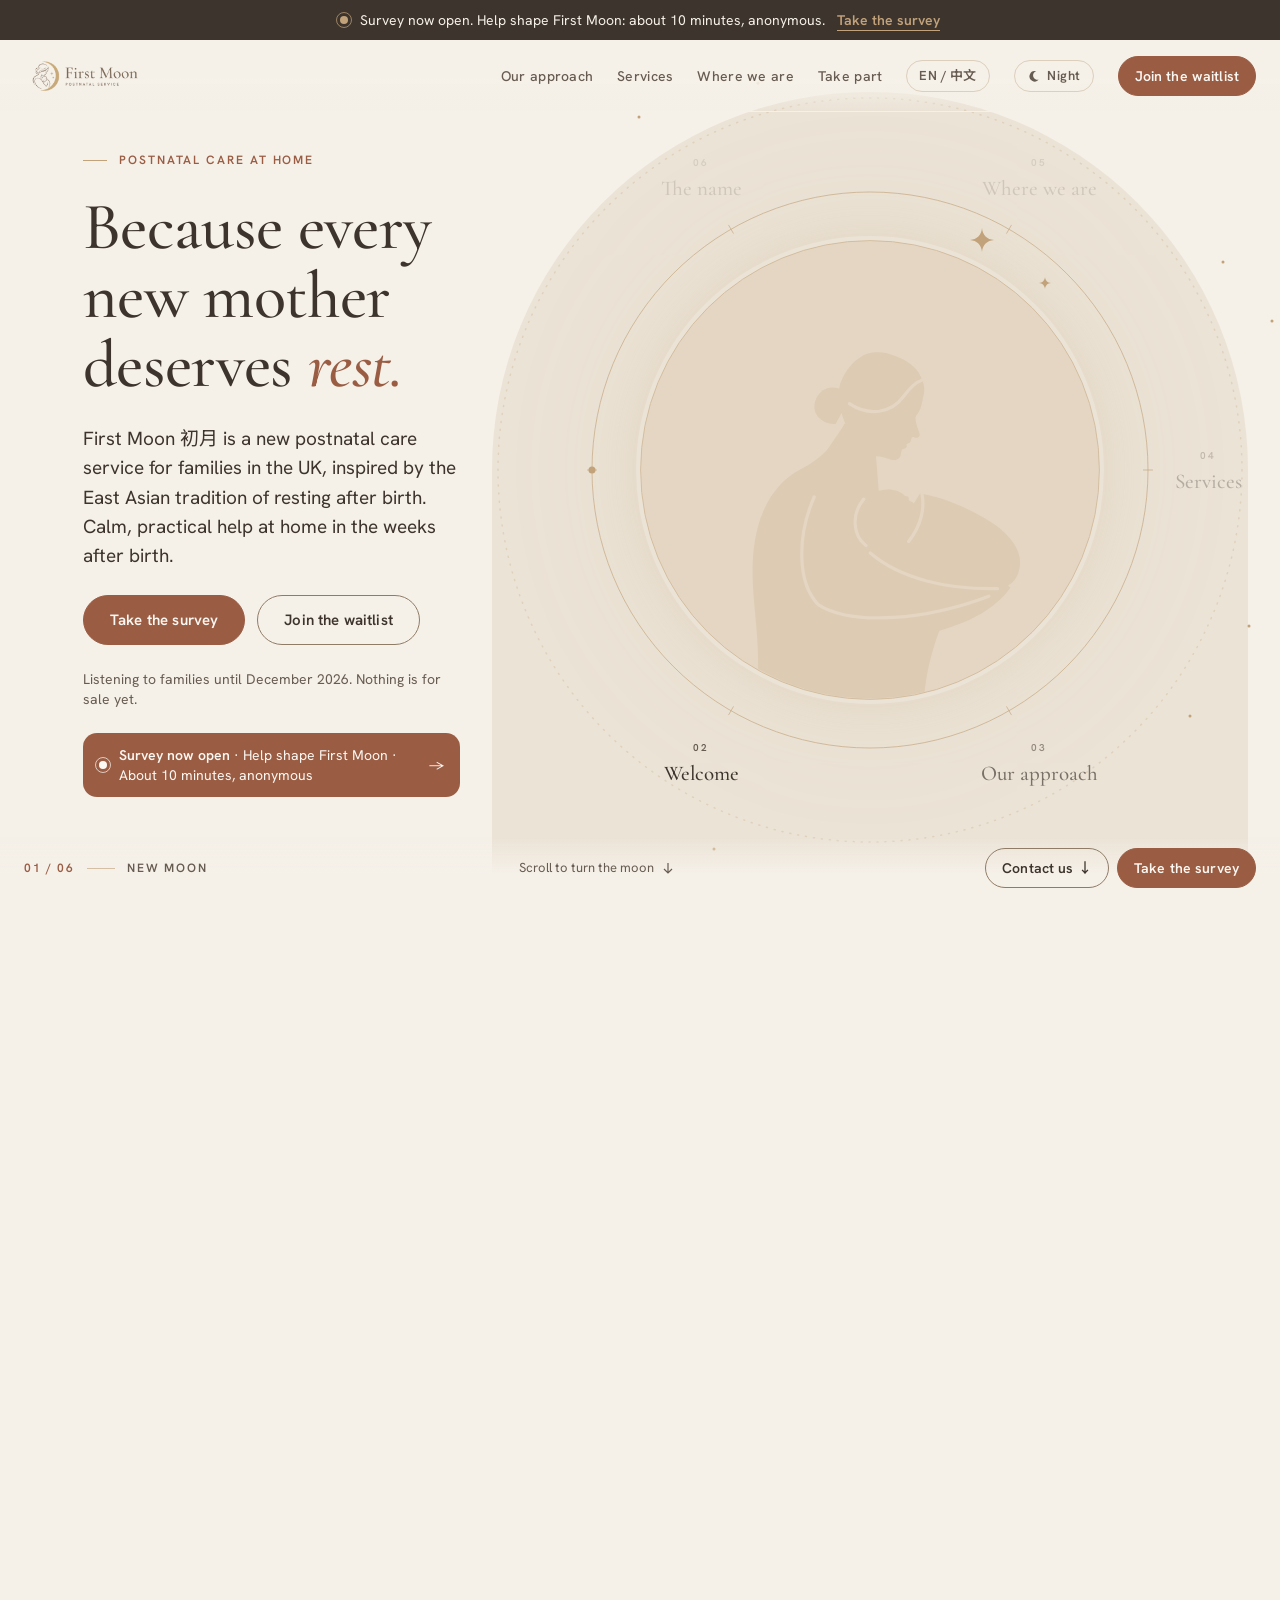
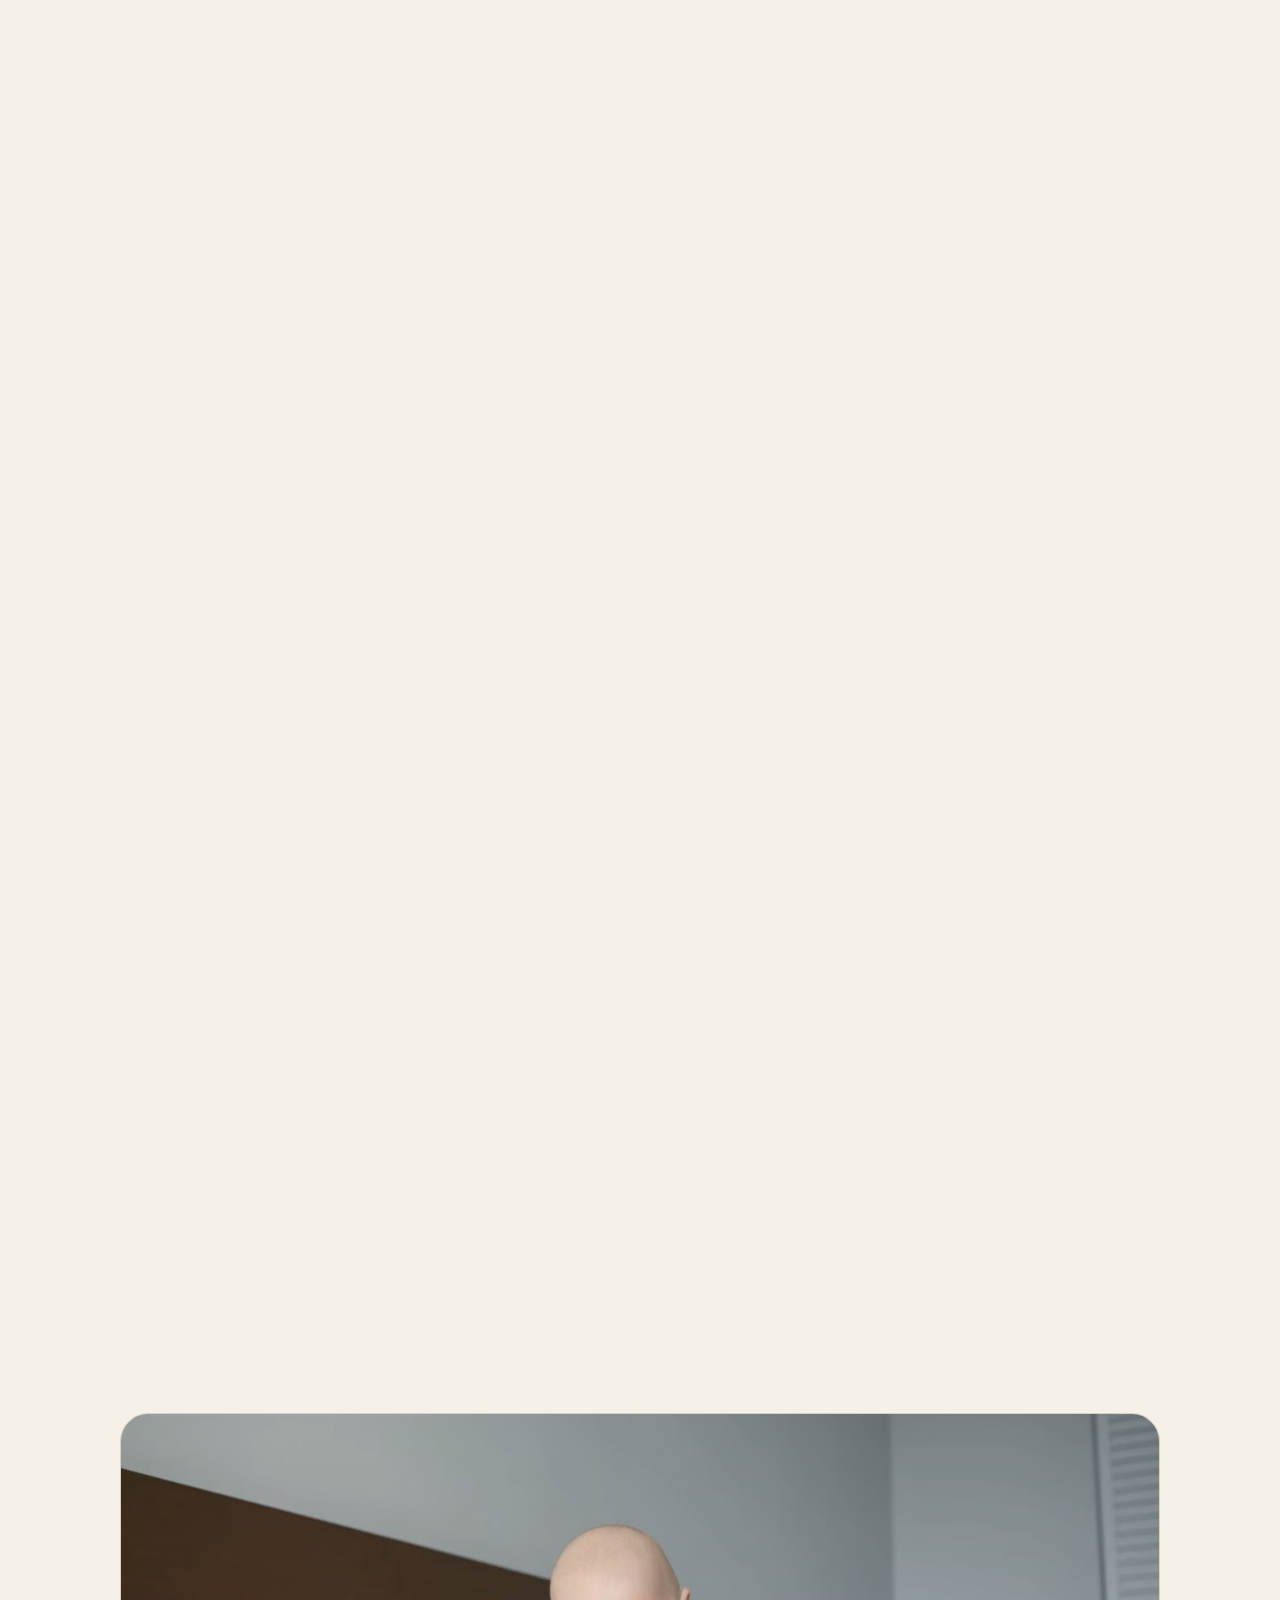
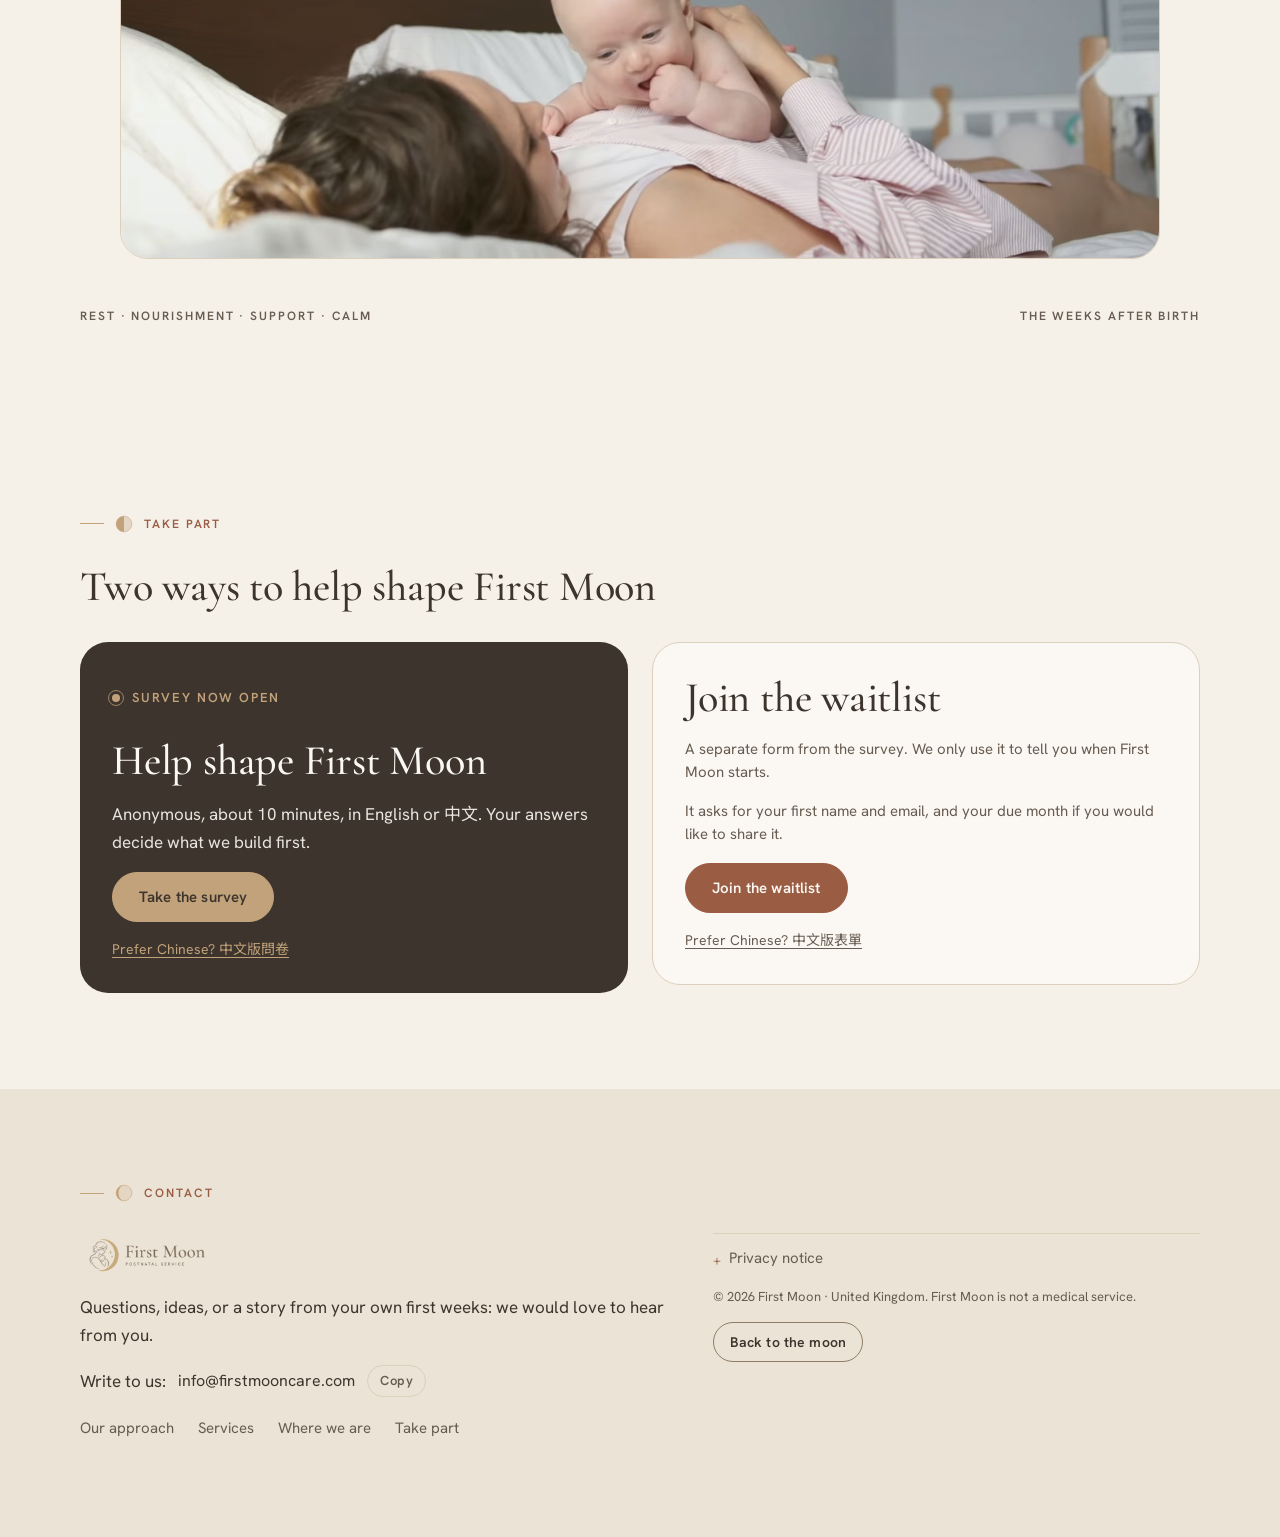
<file: index.html>
<!doctype html>
<html lang="en-GB">
<head>
<meta charset="utf-8">
<meta name="viewport" content="width=device-width, initial-scale=1, viewport-fit=cover">
<title>First Moon 初月 | Postnatal care at home in the UK</title>
<meta name="description" content="Postnatal care at home in the UK, inspired by 坐月子, the East Asian tradition of rest after birth: an experienced carer, warm meals and calm support.">
<link rel="alternate" hreflang="en" href="https://firstmooncare.com/">
<link rel="alternate" hreflang="zh" href="https://firstmooncare.com/?lang=zh">
<link rel="alternate" hreflang="x-default" href="https://firstmooncare.com/">
<script>/* canonical: this page, in the language its address asks for */(function(){var z=/[?&]lang=zh(&|$)/.test(location.search),a=document.querySelector('link[hreflang="'+(z?'zh':'en')+'"]'),c=document.createElement('link');c.rel='canonical';c.href=a.href;document.head.appendChild(c);if(z)document.documentElement.lang='zh-Hant';})();</script>
<meta name="theme-color" content="#F5F0E8">
<meta property="og:type" content="website">
<meta property="og:site_name" content="First Moon 初月">
<meta property="og:locale" content="en_GB">
<meta property="og:url" content="https://firstmooncare.com/">
<meta property="og:title" content="First Moon 初月 | Postnatal care at home in the UK">
<meta property="og:description" content="Postnatal care at home in the UK, inspired by 坐月子, the East Asian tradition of rest after birth: an experienced carer, warm meals and calm support.">
<meta property="og:image" content="https://firstmooncare.com/assets/og-image.jpg">
<meta property="og:image:width" content="1200">
<meta property="og:image:height" content="630">
<meta property="og:image:alt" content="First Moon 初月: Because every new mother deserves rest. Postnatal care at home in the UK.">
<meta name="twitter:card" content="summary_large_image">
<link rel="icon" type="image/png" href="assets/favicon.png">
<link rel="apple-touch-icon" href="assets/apple-touch-icon.png">
<link rel="preconnect" href="https://fonts.googleapis.com">
<link rel="preconnect" href="https://fonts.gstatic.com" crossorigin>
<link rel="stylesheet" href="https://fonts.googleapis.com/css2?family=Cormorant+Garamond:ital,wght@0,400;0,500;0,600;1,400;1,500&family=Hanken+Grotesk:wght@400;500;600&family=Noto+Serif+TC:wght@400;600&family=Noto+Sans+TC:wght@400;500&display=swap">
<style>img{max-width:100%}[hidden]{display:none!important}</style>
<script type="application/ld+json">{ "@context": "https://schema.org", "@graph": [ { "@type": "Organization", "@id": "https://firstmooncare.com/#organization", "name": "First Moon", "alternateName": [ "First Moon 初月", "初月" ], "url": "https://firstmooncare.com/", "logo": "https://firstmooncare.com/assets/apple-touch-icon.png", "image": "https://firstmooncare.com/assets/og-image.jpg", "email": "info@firstmooncare.com", "description": "First Moon 初月 is a new postnatal care service for families in the UK, inspired by the East Asian tradition of resting after birth: calm, practical help at home in the weeks after birth.", "areaServed": { "@type": "Country", "name": "United Kingdom" }, "knowsLanguage": [ "en", "zh" ], "sameAs": [ "https://www.facebook.com/profile.php?id=61595698240496" ] }, { "@type": "WebSite", "@id": "https://firstmooncare.com/#website", "url": "https://firstmooncare.com/", "name": "First Moon 初月", "alternateName": [ "First Moon", "初月" ], "inLanguage": [ "en-GB", "zh-Hant" ], "publisher": { "@id": "https://firstmooncare.com/#organization" } } ] }</script>
</head>
<body>
<style>
/* Layout: a normal scrolling page. The first part is the dial: a sticky screen with the moon in the middle of the right half, seen through an oat arch, inside a hairline dial; six section titles ride an orbit and turn clockwise as you scroll, the moon moves through its phases, and the active section's text settles to the left. Nothing locks: scroll freely, and a banner at the foot of the screen takes you straight down to Take part and Contact, which follow as ordinary sections. Phones (and reduced motion) get the brief's plain scrolling page. Palette, type and voice from the First Moon brief; Night is an optional toggle. */
:root {
  color-scheme: light;
  --linen: #F5F0E8; --oat: #EBE3D6; --sand: #DCCFBC; --stone: #3D352D; --stone-soft: #675C51;
  --clay: #9A5D44; --clay-deep: #7F4A35; --sage-tint: #E2E5DA; --sage: #7F8C77; --sage-ink: #5C6855;
  --moon-gold: #C2A27A; --warm-white: #FBF8F3; --pale-tan: #E4D6C2;
  --line-strong: #8F7C66; --on-clay: #FBF8F3; --survey-bg: #3D352D; --on-survey: #FBF8F3; --survey-muted: #C2A27A; --survey-btn: #C2A27A; --on-survey-btn: #3D352D;
  --moon-shadow: #E4D6C2; --dial: rgba(194, 162, 122, .62); --dial-soft: rgba(194, 162, 122, .28); --glow: rgba(194, 162, 122, .38); --arch: #EBE3D6;
  --focus: #7F4A35; --danger: #8F3E2B; --success: #5C6855;
  --space-1: 4px; --space-2: 8px; --space-3: 12px; --space-4: 16px; --space-6: 24px; --space-8: 32px; --space-12: 48px; --space-16: 64px; --space-24: 96px;
  --radius-sm: 6px; --radius-md: 14px; --radius-lg: 28px; --radius-full: 9999px;
  --shadow-soft: 0 1px 2px rgba(61, 53, 45, .06), 0 16px 40px -16px rgba(61, 53, 45, .18);
  --font-serif: "Cormorant Garamond", "Noto Serif TC", Garamond, Georgia, serif;
  --font-sans: "Hanken Grotesk", "Noto Sans TC", "Helvetica Neue", Arial, sans-serif;
  --ease: cubic-bezier(.22, .61, .36, 1);
  --announce-h: 40px; --menu-h: 72px; --bar-h: 112px;
  --cx: 68vw; --cy: 52vh; --ro: 360px; --pl: 96px; --pw: 520px;
}
:root[data-theme="dark"] {
  color-scheme: dark;
  --linen: #1C1612; --oat: #27201A; --sand: #3F342C; --stone: #F6F2E7; --stone-soft: #C6B8A6;
  --clay: #D39A7E; --clay-deep: #E0AD94; --sage-tint: #242B22; --sage: #8F9C87; --sage-ink: #C3CDB9;
  --moon-gold: #C2A27A; --warm-white: #2D2520; --pale-tan: #3A3028;
  --line-strong: #80705E; --on-clay: #1C1612; --survey-bg: #F6F2E7; --on-survey: #1C1612; --survey-muted: #7F4A35; --survey-btn: #9A5D44; --on-survey-btn: #FBF8F3;
  --moon-shadow: #2E261F; --dial: rgba(194, 162, 122, .42); --dial-soft: rgba(194, 162, 122, .18); --glow: rgba(194, 162, 122, .22); --arch: #241D18;
  --focus: #C2A27A; --danger: #EC9B88; --success: #9AD3C2;
  --shadow-soft: 0 1px 2px rgba(0, 0, 0, .4), 0 16px 40px -16px rgba(0, 0, 0, .6);
}
:root[lang="zh-Hant"] { --font-serif: "Noto Serif TC", "Cormorant Garamond", serif; --font-sans: "Noto Sans TC", "Hanken Grotesk", sans-serif; }
* { box-sizing: border-box; }
body { margin: 0; background: var(--linen); color: var(--stone); font-family: var(--font-sans); font-size: 17px; line-height: 1.65; -webkit-font-smoothing: antialiased; overflow-x: hidden; }
body::before { content: ""; position: fixed; inset: 0 0 auto; height: env(safe-area-inset-top, 0px); z-index: 60; background: var(--linen); }
a { color: var(--clay-deep); text-underline-offset: 3px; }
:focus-visible { outline: 2px solid var(--focus); outline-offset: 3px; border-radius: var(--radius-sm); }
.btn:focus-visible, .orb-txt:focus-visible, .pill:focus-visible { border-radius: var(--radius-full); }

/* type */
.display { font-family: var(--font-serif); font-size: clamp(44px, 5.2vw, 76px); line-height: 1.04; font-weight: 500; letter-spacing: -.01em; color: var(--stone); margin: 0; text-wrap: balance; }
.display em, .title em { font-style: italic; font-weight: 500; color: var(--clay); }
:root[lang="zh-Hant"] .display em, :root[lang="zh-Hant"] .title em { font-style: normal; font-weight: 600; }
:root[lang="zh-Hant"] .display { letter-spacing: .02em; line-height: 1.25; font-size: clamp(38px, 4.4vw, 62px); }
.title { font-family: var(--font-serif); font-size: clamp(34px, 3.3vw, 50px); line-height: 1.1; font-weight: 500; letter-spacing: -.005em; color: var(--stone); margin: 0; text-wrap: balance; }
:root[lang="zh-Hant"] .title { line-height: 1.3; letter-spacing: .02em; }
.heading { font-family: var(--font-serif); font-size: 24px; line-height: 1.25; font-weight: 600; color: var(--stone); margin: 0; }
.lede { font-size: 19px; line-height: 1.55; margin: 0; color: var(--stone); }
.body { font-size: 17px; line-height: 1.65; margin: 0; color: var(--stone); }
.small { font-size: 15px; line-height: 1.55; margin: 0; color: var(--stone-soft); }
.quote { font-family: var(--font-serif); font-size: clamp(26px, 2.4vw, 34px); line-height: 1.3; font-weight: 500; color: var(--stone); margin: 0; }
.label { font-size: 12px; line-height: 16px; font-weight: 600; letter-spacing: .16em; text-transform: uppercase; color: var(--stone-soft); }
:root[lang="zh-Hant"] .label { letter-spacing: .12em; }
.nav { font-size: 14px; line-height: 20px; font-weight: 500; letter-spacing: .02em; }
.num { font-variant-numeric: tabular-nums; }

/* bars */
.announce { position: fixed; top: 0; left: 0; right: 0; z-index: 50; height: calc(var(--announce-h) + env(safe-area-inset-top, 0px)); padding-top: env(safe-area-inset-top, 0px); padding-left: max(24px, env(safe-area-inset-left, 0px)); padding-right: max(24px, env(safe-area-inset-right, 0px)); display: flex; align-items: center; justify-content: center; gap: var(--space-3); background: var(--stone); color: var(--linen); font-size: 14px; line-height: 20px; }
:root[data-theme="dark"] .announce { background: var(--oat); color: var(--stone); }
.announce a { color: var(--moon-gold); font-weight: 600; text-decoration: none; border-bottom: 1px solid currentColor; white-space: nowrap; }
.announce a:hover { color: var(--linen); }
:root[data-theme="dark"] .announce a:hover { color: var(--stone); }
.live { display: inline-block; width: 8px; height: 8px; border-radius: var(--radius-full); background: var(--moon-gold); position: relative; flex: none; }
.live::after { content: ""; position: absolute; inset: -4px; border-radius: inherit; border: 1px solid var(--moon-gold); opacity: .7; animation: pulse 2.4s ease-out infinite; }
@keyframes pulse { 0% { transform: scale(.6); opacity: .8; } 100% { transform: scale(1.8); opacity: 0; } }
.bar { position: fixed; top: calc(var(--announce-h) + env(safe-area-inset-top, 0px)); left: 0; right: 0; z-index: 45; height: var(--menu-h); padding-left: max(24px, env(safe-area-inset-left, 0px)); padding-right: max(24px, env(safe-area-inset-right, 0px)); display: flex; align-items: center; justify-content: space-between; gap: var(--space-6); background: linear-gradient(var(--linen) 55%, rgba(245, 240, 232, 0)); border-bottom: 1px solid transparent; transition: background .3s var(--ease), border-color .3s var(--ease); }
:root[data-theme="dark"] .bar { background: linear-gradient(var(--linen) 55%, rgba(28, 22, 18, 0)); }
.bar.solid { background: var(--linen); border-bottom-color: var(--sand); }
.bar .logo { display: block; line-height: 0; }
.bar img { display: block; height: 40px; width: auto; }
.logo-night { display: none !important; }
:root[data-theme="dark"] .logo-day { display: none !important; }
:root[data-theme="dark"] .logo-night { display: block !important; }
.bar nav { display: flex; align-items: center; gap: var(--space-6); }
.bar nav a.link { color: var(--stone-soft); text-decoration: none; padding: var(--space-2) 0; transition: color .3s var(--ease); }
.bar nav a.link:hover { color: var(--clay); }
.pill { all: unset; cursor: pointer; white-space: nowrap; display: inline-flex; align-items: center; gap: 6px; padding: 7px 12px; border-radius: var(--radius-full); border: 1px solid var(--sand); color: var(--stone-soft); font-size: 13px; line-height: 16px; font-weight: 600; letter-spacing: .04em; transition: border-color .3s var(--ease), color .3s var(--ease); }
.pill:hover { border-color: var(--line-strong); color: var(--stone); }
.pill svg { width: 14px; height: 14px; display: block; }
.rp { position: fixed; left: 0; top: calc(var(--bar-h) + env(safe-area-inset-top, 0px)); height: 2px; width: 0; background: var(--moon-gold); z-index: 46; }

/* buttons */
.btn { display: inline-flex; white-space: nowrap; align-items: center; justify-content: center; gap: var(--space-2); padding: 14px 26px; border-radius: var(--radius-full); border: 1px solid var(--clay); background: var(--clay); color: var(--on-clay); text-decoration: none; cursor: pointer; font: inherit; font-size: 15px; line-height: 20px; font-weight: 600; letter-spacing: .01em; transition: background .3s var(--ease), border-color .3s var(--ease), color .3s var(--ease), transform .3s var(--ease); }
.btn:hover { background: var(--clay-deep); border-color: var(--clay-deep); transform: translateY(-1px); }
.btn.ghost { background: transparent; border-color: var(--line-strong); color: var(--stone); }
.btn.ghost:hover { border-color: var(--stone); background: rgba(61, 53, 45, .04); transform: none; }
.btn.small { padding: 9px 16px; font-size: 14px; }
.btn.gold { background: var(--survey-btn); border-color: var(--survey-btn); color: var(--on-survey-btn); }
.btn.gold:hover { filter: brightness(1.06); }
.btn svg { width: 14px; height: 14px; }

/* the dial zone: a sticky screen that the page scrolls through */
.zone { position: relative; height: calc(100vh + 5 * 80vh); }
.screen { position: sticky; top: 0; height: 100vh; overflow: hidden; }
.stop { position: absolute; left: 0; right: 0; height: 80vh; }

/* the moon, its arch and dial */
.stage { position: absolute; inset: 0; z-index: 1; pointer-events: none; }
.arch { position: absolute; background: var(--arch); border-radius: 999px 999px 0 0; }
.moon { position: absolute; }
.glow { position: absolute; inset: 0; border-radius: var(--radius-full); box-shadow: 0 0 40px var(--glow), 0 0 140px var(--glow); opacity: .5; animation: breathe 9s ease-in-out infinite; }
@keyframes breathe { 0%, 100% { transform: scale(1); } 50% { transform: scale(1.03); } }
.moon svg, .moon-m svg, .mini svg, .ph { display: block; width: 100%; height: 100%; overflow: visible; }
.moon svg { position: absolute; inset: 0; }
.shade { fill: var(--moon-shadow); }
.lit { fill: var(--moon-gold); }
.rim { fill: none; stroke: var(--moon-gold); stroke-width: 1; opacity: .5; vector-effect: non-scaling-stroke; }
/* the mother and child inside the moon: cut out of the lit part, a faint outline in the shadow (like earthshine), so the phases reveal her as the moon fills */
.mother .fig { fill: var(--moon-shadow); }
.mother .line { fill: none; stroke: var(--moon-gold); stroke-width: 1.5; stroke-linecap: round; stroke-linejoin: round; }
.mother.ghost { opacity: .2; }
.mother.ghost .fig { fill: var(--moon-gold); }
.mother.ghost .line { stroke: var(--moon-shadow); }
:root[data-theme="dark"] .mother.ghost { opacity: .16; }
.dial { position: absolute; overflow: visible; }
.dial .ring { fill: none; stroke: var(--dial); stroke-width: 1; vector-effect: non-scaling-stroke; }
.dial .ring-dots { fill: none; stroke: var(--dial-soft); stroke-width: 1.5; stroke-dasharray: 1 7; stroke-linecap: round; vector-effect: non-scaling-stroke; }
.dial .tick { stroke: var(--dial); stroke-width: 1; vector-effect: non-scaling-stroke; }
.dial .mark { fill: var(--moon-gold); }
.dial .arc { fill: none; stroke: var(--moon-gold); stroke-width: 2; vector-effect: non-scaling-stroke; }
.spark { position: absolute; fill: var(--moon-gold); transform: translate(-50%, -50%); }
.star { position: absolute; width: 3px; height: 3px; border-radius: var(--radius-full); background: var(--moon-gold); transform: translate(-50%, -50%); animation: twinkle 4s ease-in-out infinite; }
@keyframes twinkle { 0%, 100% { opacity: .25; } 50% { opacity: .85; } }

/* the orbit of titles */
.orbit { position: absolute; inset: 0; z-index: 5; pointer-events: none; }
.orb { position: absolute; left: var(--cx); top: var(--cy); width: 0; height: 0; }
.orb-txt { all: unset; position: absolute; left: calc(-1 * var(--ro)); top: 0; transform: translate(-50%, -50%); display: grid; justify-items: center; gap: 5px; white-space: nowrap; cursor: pointer; pointer-events: auto; text-align: center; transition: color .3s var(--ease); color: var(--stone); }
.orb-txt .num { font-size: 10px; letter-spacing: .2em; font-weight: 600; color: var(--stone-soft); }
.orb-txt .name { font-family: var(--font-serif); font-size: 21px; line-height: 1.1; font-weight: 500; }
.orb-txt:hover { color: var(--clay); }

/* the active section's text */
.panel { position: absolute; top: 0; bottom: 0; left: var(--pl); width: var(--pw); z-index: 6; display: grid; align-items: center; padding-top: calc(var(--bar-h) + 8px); padding-bottom: 72px; }
.sec { grid-area: 1 / 1; display: grid; gap: var(--space-6); opacity: 0; visibility: hidden; pointer-events: none; will-change: opacity, transform; }
.sec.on { pointer-events: auto; }
.eyebrow { display: flex; align-items: center; gap: var(--space-3); margin: 0; color: var(--clay); }
.eyebrow::before { content: ""; width: 24px; height: 1px; background: var(--moon-gold); flex: none; }
.eyebrow .ph { width: 16px; height: 16px; flex: none; }
.actions { display: flex; flex-wrap: wrap; gap: var(--space-3); align-items: center; }
.note { font-size: 14px; line-height: 20px; color: var(--stone-soft); margin: 0; }
.callout { display: flex; align-items: center; gap: var(--space-3); padding: 12px 16px; border-radius: var(--radius-md); background: var(--clay); color: var(--on-clay); text-decoration: none; font-size: 14px; line-height: 20px; max-width: 460px; transition: background .3s var(--ease); }
.callout:hover { background: var(--clay-deep); }
.callout .live { background: var(--on-clay); }
.callout .live::after { border-color: var(--on-clay); }
.callout b { font-weight: 600; }
.callout .go { margin-left: auto; flex: none; }

/* photographs: one treatment everywhere */
.photo { position: relative; overflow: hidden; background: var(--oat); border: 1px solid var(--sand); border-radius: var(--radius-lg); }
.photo img, .photo video { display: block; width: 100%; height: 100%; object-fit: cover; }
.photo::after { content: ""; position: absolute; inset: 0; background: linear-gradient(180deg, rgba(245, 240, 232, .06), rgba(61, 53, 45, .08)); pointer-events: none; }
.photo .ph-label { position: absolute; inset: 0; display: grid; place-items: center; text-align: center; padding: var(--space-6); color: var(--stone-soft); font-size: 13px; line-height: 1.5; }
.photo.has-img .ph-label { display: none; }
.photo.wide { aspect-ratio: 16 / 9; }
.photo.film { aspect-ratio: 21 / 9; border-radius: 999px 999px var(--radius-lg) var(--radius-lg); border-radius: var(--radius-lg); }
.filmband { padding-top: 0; }
.filmband .inner { gap: var(--space-4); }
.filmband .caption { display: flex; justify-content: space-between; gap: var(--space-4); flex-wrap: wrap; }

/* welcome */
.words span { opacity: .28; transition: opacity .6s var(--ease); transition-delay: var(--d, 0s); }
.words.lit span { opacity: 1; }
.band { overflow: hidden; border-top: 1px solid var(--sand); border-bottom: 1px solid var(--sand); padding: 10px 0; mask-image: linear-gradient(90deg, transparent, #000 10%, #000 90%, transparent); -webkit-mask-image: linear-gradient(90deg, transparent, #000 10%, #000 90%, transparent); }
.band-in { display: flex; gap: var(--space-8); width: max-content; animation: drift 38s linear infinite; }
.band-in span { display: inline-flex; align-items: center; gap: var(--space-8); font-family: var(--font-serif); font-size: 22px; color: var(--stone-soft); white-space: nowrap; }
.band-in svg { width: 14px; height: 14px; display: block; }
@keyframes drift { to { transform: translateX(-50%); } }

/* approach */
.principles { display: grid; grid-template-columns: repeat(3, minmax(0, 1fr)); gap: var(--space-6); }
.principles div { display: grid; gap: var(--space-2); align-content: start; }
.principles svg { width: 22px; height: 22px; display: block; }
.principles .heading { font-size: 22px; }
.principles p { margin: 0; font-size: 15px; line-height: 1.5; color: var(--stone-soft); }

/* services */
.cards { display: grid; grid-template-columns: repeat(2, minmax(0, 1fr)); gap: var(--space-3); }
.card { display: grid; gap: 6px; align-content: start; padding: 16px 18px; border-radius: var(--radius-md); background: var(--warm-white); border: 1px solid var(--sand); min-width: 0; text-decoration: none; color: inherit; transition: border-color .3s var(--ease), transform .3s var(--ease); }
a.card:hover { border-color: var(--line-strong); transform: translateY(-2px); }
.card .more { color: var(--clay); font-size: 13px; font-weight: 600; margin-top: 2px; }
.cards.compact .card { padding: 10px 14px; gap: 2px; }
.cards.compact .card .heading { font-size: 18px; }
.cards.compact { gap: 10px; }
#services { gap: var(--space-4); }
#services .care { font-size: 13px; padding: 12px 16px; }
.card .heading { font-size: 21px; }
.card p { margin: 0; font-size: 14px; line-height: 1.5; color: var(--stone-soft); }
.tag { justify-self: start; font-size: 11px; line-height: 16px; font-weight: 600; letter-spacing: .12em; text-transform: uppercase; padding: 2px 10px; border-radius: var(--radius-full); background: var(--sage-tint); color: var(--sage-ink); }
.tag.later { background: var(--oat); color: var(--stone-soft); }
.care { display: flex; gap: var(--space-3); align-items: flex-start; padding: 14px 18px; border-radius: var(--radius-md); background: var(--sage-tint); color: var(--sage-ink); font-size: 14px; line-height: 1.5; }
.care svg { flex: none; width: 18px; height: 18px; margin-top: 2px; }

/* timeline */
.tl { position: relative; display: grid; gap: var(--space-6); padding-left: 44px; }
.tl::before { content: ""; position: absolute; left: 13px; top: 14px; bottom: 14px; width: 1px; background: var(--sand); }
.tl-fill { position: absolute; left: 13px; top: 14px; width: 1px; height: 0; background: var(--moon-gold); transition: height 1.4s var(--ease) .3s; }
.on .tl-fill, .in .tl-fill { height: calc(100% - 28px); }
.tl .step { position: relative; display: grid; gap: 2px; }
.tl .step svg { position: absolute; left: -44px; top: 1px; width: 28px; height: 28px; opacity: .35; transition: opacity .8s var(--ease); background: var(--linen); border-radius: var(--radius-full); }
.on .tl .step svg, .in .tl .step svg { opacity: 1; }
.on .tl .step:nth-of-type(2) svg, .in .tl .step:nth-of-type(2) svg { transition-delay: .5s; }
.on .tl .step:nth-of-type(3) svg, .in .tl .step:nth-of-type(3) svg { transition-delay: 1s; }
.tl .when { font-size: 12px; letter-spacing: .14em; text-transform: uppercase; font-weight: 600; color: var(--clay); }
.tl p { margin: 0; font-size: 15px; color: var(--stone-soft); line-height: 1.5; }

/* the sections below the dial */
.below { position: relative; z-index: 2; background: var(--linen); padding-top: var(--space-24); padding-bottom: var(--space-24); padding-left: max(24px, env(safe-area-inset-left, 0px)); padding-right: max(24px, env(safe-area-inset-right, 0px)); }
.below .inner { max-width: 1120px; margin: 0 auto; display: grid; gap: var(--space-8); }
.below.band-bg { background: var(--oat); }
.takepart { display: grid; grid-template-columns: repeat(2, minmax(0, 1fr)); gap: var(--space-6); align-items: start; }
.survey { display: grid; gap: var(--space-4); padding: 32px; border-radius: var(--radius-lg); background: var(--survey-bg); color: var(--on-survey); }
.survey .status { display: flex; align-items: center; gap: var(--space-3); font-size: 13px; letter-spacing: .14em; text-transform: uppercase; font-weight: 600; color: var(--survey-muted); }
.survey .title, .survey .body { color: inherit; }
.survey .body { opacity: .9; }
.wait { display: grid; gap: var(--space-4); padding: 32px; border-radius: var(--radius-lg); background: var(--warm-white); border: 1px solid var(--sand); }
form { display: grid; gap: var(--space-4); }
.field { display: grid; gap: 6px; }
.field label { font-size: 13px; font-weight: 600; letter-spacing: .04em; color: var(--stone-soft); }
input, select { width: 100%; font: inherit; font-size: 16px; color: var(--stone); background: var(--linen); border: 1px solid var(--line-strong); border-radius: var(--radius-sm); padding: 11px 14px; transition: border-color .3s var(--ease); }
input:hover, select:hover { border-color: var(--stone); }
.two { display: grid; grid-template-columns: repeat(2, minmax(0, 1fr)); gap: var(--space-4); }
.err { color: var(--danger); font-size: 14px; }
.soon { font-size: 14px; color: var(--stone-soft); }
.survey .soon { color: var(--survey-muted); }
.btn[aria-disabled="true"] { opacity: .55; pointer-events: none; }
.wait .asks { margin: 0; }
.alt-form { justify-self: start; font-size: 14px; color: var(--stone-soft); }
.survey .alt-form { color: var(--survey-muted); }
[data-email] a { color: inherit; text-decoration: none; }
.privacy-link { display: inline-block; margin-top: var(--space-3); font-size: 14px; }

/* contact / footer */
.contact { display: grid; grid-template-columns: minmax(0, 1.2fr) minmax(0, 1fr); gap: var(--space-12); align-items: start; }
.contact .col { display: grid; gap: var(--space-4); }
.foot-logo img { height: 44px; width: auto; display: block; }
.foot-links { display: flex; flex-wrap: wrap; gap: var(--space-2) var(--space-6); margin: 0; padding: 0; list-style: none; }
.foot-links a { color: var(--stone-soft); text-decoration: none; font-size: 15px; transition: color .3s var(--ease); }
.foot-links a:hover { color: var(--clay); }
.email { display: inline-flex; align-items: center; gap: var(--space-3); flex-wrap: wrap; }
.email code { font-family: inherit; font-size: 16px; color: var(--stone); user-select: all; }
.legal { font-size: 13px; line-height: 1.5; color: var(--stone-soft); margin: 0; }
details { border-top: 1px solid var(--sand); padding-top: var(--space-3); }
summary { cursor: pointer; color: var(--stone-soft); font-size: 15px; list-style: none; display: flex; align-items: center; gap: var(--space-2); }
summary::-webkit-details-marker { display: none; }
summary::before { content: "+"; font-family: var(--font-serif); font-size: 20px; line-height: 1; color: var(--clay); }
details[open] summary::before { content: "−"; }
details p { font-size: 14px; line-height: 1.6; color: var(--stone-soft); margin: var(--space-3) 0 0; }
.totop { justify-self: start; }

/* the banner at the foot of the dial screen */
.foot { position: fixed; left: 0; right: 0; bottom: 0; z-index: 30; display: flex; align-items: center; justify-content: space-between; gap: var(--space-6); padding-top: var(--space-3); padding-bottom: calc(var(--space-3) + env(safe-area-inset-bottom, 0px)); padding-left: max(24px, env(safe-area-inset-left, 0px)); padding-right: max(24px, env(safe-area-inset-right, 0px)); background: linear-gradient(rgba(245, 240, 232, 0), var(--linen) 60%); transition: opacity .35s var(--ease), transform .35s var(--ease); }
:root[data-theme="dark"] .foot { background: linear-gradient(rgba(28, 22, 18, 0), var(--linen) 60%); }
.foot.gone { opacity: 0; transform: translateY(16px); pointer-events: none; }
.progress { display: flex; align-items: center; gap: var(--space-3); color: var(--stone-soft); }
.progress .num { color: var(--clay); letter-spacing: .14em; }
.progress .sep { width: 28px; height: 1px; background: var(--dial); }
.hint { display: inline-flex; align-items: center; gap: var(--space-2); color: var(--stone-soft); font-size: 13px; }
.hint svg { width: 12px; height: 12px; }
.foot .actions { gap: var(--space-2); }

/* mobile-only pieces */
.hero-arch, .mini { display: none; }

/* stacked layout: phones, and anyone who prefers reduced motion */
.stack .zone { height: auto; }
.stack .screen { position: static; height: auto; overflow: visible; }
.stack .orbit, .stack .stage, .stack .foot { display: none; }
.stack .glow, .stack .live::after, .stack .star { animation: none; }
.stack .announce { position: static; height: auto; min-height: var(--announce-h); padding-top: calc(8px + env(safe-area-inset-top, 0px)); padding-bottom: 8px; padding-left: max(16px, env(safe-area-inset-left, 0px)); padding-right: max(16px, env(safe-area-inset-right, 0px)); text-align: center; flex-wrap: wrap; gap: 4px 10px; font-size: 13px; line-height: 18px; }
.stack .bar { position: sticky; top: 0; height: 64px; background: var(--linen); border-bottom: 1px solid var(--sand); }
.stack .rp { top: 64px; }
.stack .panel { position: relative; left: auto; z-index: 6; display: block; width: auto; max-width: 640px; margin: 0 auto; padding-top: var(--space-8); padding-bottom: var(--space-6); padding-left: max(16px, env(safe-area-inset-left, 0px)); padding-right: max(16px, env(safe-area-inset-right, 0px)); }
.stack .sec { opacity: 1 !important; visibility: visible !important; transform: none !important; pointer-events: auto; transition: none; padding: var(--space-12) 0; border-top: 1px solid var(--sand); }
.stack .sec:first-child { border-top: 0; padding-top: 0; }
.stack .hero-arch { display: block; position: relative; margin-top: var(--space-6); }
.stack .arch-m { position: relative; width: min(100%, 420px); margin: 0 auto; aspect-ratio: 4 / 5; max-width: 100%; border-radius: 999px 999px var(--radius-lg) var(--radius-lg); background: var(--arch); overflow: hidden; border: 0; }
.stack .arch-m::after { display: none; }
.stack .arch-m .ph-label { align-content: end; padding-bottom: var(--space-12); }
.stack .arch-m img, .stack .arch-m video { position: absolute; inset: 0; }
.stack .moon-m { width: 56%; aspect-ratio: 1; position: absolute; left: 22%; top: 16%; z-index: 2; }
.stack .arch-m.has-img .moon-m { width: 24%; left: 12%; top: 13%; }
.stack .arch-m .spark { z-index: 2; }
.stack .moon-m .glow-m { position: absolute; inset: 0; border-radius: var(--radius-full); box-shadow: 0 0 40px var(--glow), 0 0 120px var(--glow); opacity: .6; }
.stack .arch-m .spark { fill: var(--moon-gold); }
.stack .mini { display: block; position: fixed; right: max(16px, env(safe-area-inset-right, 0px)); bottom: calc(16px + env(safe-area-inset-bottom, 0px)); width: 44px; height: 44px; z-index: 40; filter: drop-shadow(0 2px 6px rgba(61, 53, 45, .2)); }
.stack .fx { opacity: 0; transform: translateY(18px); transition: opacity .8s var(--ease), transform .8s var(--ease); }
.stack .fx.in { opacity: 1; transform: none; }
.stack .below { padding-top: var(--space-12); padding-bottom: var(--space-12); padding-left: max(16px, env(safe-area-inset-left, 0px)); padding-right: max(16px, env(safe-area-inset-right, 0px)); }
.stack .below .inner { max-width: 640px; }
.stack .takepart, .stack .contact { grid-template-columns: 1fr; }
@media (max-width: 899px) {
  .bar img { height: 34px; }
  .bar nav { gap: var(--space-3); }
  .bar nav a.link { display: none; }
  .bar nav .theme { display: none; }
  .principles { grid-template-columns: 1fr; }
  .cards { grid-template-columns: 1fr; }
  .two { grid-template-columns: 1fr; }
  .survey, .wait { padding: 22px; }
  .callout { max-width: none; }
}
@media (max-width: 480px) {
  .bar img { height: 30px; }
  .announce { font-size: 13px; }
}
@media (prefers-reduced-motion: reduce) {
  .glow, .live::after, .star, .band-in { animation: none !important; }
  .fx, .fx.in, .words span, .tl-fill, .tl .step svg, .sec, .btn, .foot, .bar { transition: none !important; }
}
</style>

<div class="announce" role="region" aria-label="Announcement">
  <span class="live" aria-hidden="true"></span>
  <span data-i="announce">Survey now open. Help shape First Moon: about 10 minutes, anonymous.</span>
  <a data-href="survey" href="#takepart" data-i="announce_cta">Take the survey</a>
</div>

<header class="bar" id="bar">
  <a class="logo" href="#home" data-go="0" aria-label="First Moon, home">
    <img class="logo-day" src="assets/lockup-day.png" alt="First Moon — postnatal service" width="398" height="132">
    <img class="logo-night" src="assets/lockup-night.png" alt="" width="398" height="132" aria-hidden="true" loading="lazy" decoding="async">
  </a>
  <nav class="nav" aria-label="Site">
    <a class="link" href="#approach" data-go="2" data-i="nav_approach">Our approach</a>
    <a class="link" href="#services" data-go="3" data-i="nav_services">Services</a>
    <a class="link" href="#where" data-go="4" data-i="nav_where">Where we are</a>
    <a class="link" href="#takepart" data-scroll="takepart" data-i="nav_takepart">Take part</a>
    <button class="pill lang" type="button" id="lang-btn" aria-label="Switch language">EN / 中文</button>
    <button class="pill theme" type="button" id="theme-btn" aria-pressed="false"><svg viewBox="0 0 16 16" aria-hidden="true"><path d="M10.5 2.5a6 6 0 1 0 3 9.6A5 5 0 0 1 10.5 2.5z" fill="currentColor"/></svg><span data-i="theme_night">Night</span></button>
    <a class="btn small" href="#waitlist" data-scroll="waitlist" data-i="nav_waitlist">Join the waitlist</a>
  </nav>
</header>
<div class="rp" id="rp" aria-hidden="true"></div>

<div class="zone" id="zone">
    <div class="screen">
    <div class="stage" aria-hidden="true">
      <div class="arch" id="arch"></div>
      <svg class="dial" id="dial"><g id="dial-g"></g></svg>
      <div class="moon" id="moon">
        <div class="glow"></div>
        <svg viewBox="-102 -102 204 204"><circle class="shade" r="100"></circle><path class="lit" d=""></path><circle class="rim" r="100"></circle></svg>
      </div>
      <svg class="spark big" viewBox="0 0 24 24" width="24" height="24"><path d="M12 0C12.5 6.9 17.1 11.5 24 12C17.1 12.5 12.5 17.1 12 24C11.5 17.1 6.9 12.5 0 12C6.9 11.5 11.5 6.9 12 0Z"/></svg>
      <svg class="spark small" viewBox="0 0 24 24" width="12" height="12"><path d="M12 0C12.5 6.9 17.1 11.5 24 12C17.1 12.5 12.5 17.1 12 24C11.5 17.1 6.9 12.5 0 12C6.9 11.5 11.5 6.9 12 0Z"/></svg>
      <div id="stars"></div>
    </div>
    <nav class="orbit" id="orbit" aria-label="Sections"></nav>

    <main class="panel" id="panel">
      <section class="sec on" id="home">
        <p class="eyebrow label" data-i="hero_eyebrow">Postnatal care at home</p>
        <h1 class="display" data-i="hero_title" data-html>Because every new mother deserves <em>rest.</em></h1>
        <p class="lede" data-i="hero_lede">First Moon 初月 is a new postnatal care service for families in the UK, inspired by the East Asian tradition of resting after birth. Calm, practical help at home in the weeks after birth.</p>
        <div class="actions">
          <a class="btn" data-href="survey" href="#takepart" data-i="cta_survey">Take the survey</a>
          <a class="btn ghost" href="#waitlist" data-scroll="waitlist" data-i="cta_waitlist">Join the waitlist</a>
        </div>
        <p class="note" data-i="hero_note">Listening to families until December 2026. Nothing is for sale yet.</p>
        <a class="callout" data-href="survey" href="#takepart"><span class="live" aria-hidden="true"></span><span><b data-i="callout_a">Survey now open</b> · <span data-i="callout_b">Help shape First Moon · About 10 minutes, anonymous</span></span><span class="go" aria-hidden="true">→</span></a>
        <div class="hero-arch" aria-hidden="true">
          <div class="arch-m photo" data-slot="hero">
            <figcaption class="ph-label" data-i="ph_hero">Photo: a mother holding her newborn by a window</figcaption>
            <div class="moon-m"><div class="glow-m"></div><svg viewBox="-102 -102 204 204"><circle class="shade" r="100"></circle><path class="lit" d=""></path><circle class="rim" r="100"></circle></svg></div>
            <svg class="spark" viewBox="0 0 24 24" width="22" height="22" style="left:74%;top:20%"><path d="M12 0C12.5 6.9 17.1 11.5 24 12C17.1 12.5 12.5 17.1 12 24C11.5 17.1 6.9 12.5 0 12C6.9 11.5 11.5 6.9 12 0Z"/></svg>
            <svg class="spark" viewBox="0 0 24 24" width="11" height="11" style="left:82%;top:30%"><path d="M12 0C12.5 6.9 17.1 11.5 24 12C17.1 12.5 12.5 17.1 12 24C11.5 17.1 6.9 12.5 0 12C6.9 11.5 11.5 6.9 12 0Z"/></svg>
          </div>
        </div>
      </section>

      <section class="sec" id="welcome">
        <p class="eyebrow label" data-i="welcome_eyebrow">Welcome to First Moon</p>
        <p class="quote words" id="words" data-i="welcome_sentence">We believe the weeks after birth should be for rest and recovery, with the right help close at hand.</p>
        <figure class="photo wide fx" data-slot="welcome"><figcaption class="ph-label" data-i="ph_welcome">Photo: a mother resting at home with her newborn, soft window light</figcaption></figure>
        <div class="band fx" aria-hidden="true"><div class="band-in" id="band"></div></div>
      </section>

      <section class="sec" id="approach">
        <p class="eyebrow label" data-i="approach_eyebrow">Our approach</p>
        <h2 class="title" data-i="approach_title">Inspired by a tradition of rest</h2>
        <p class="body fx" data-i="approach_p1">Across Taiwan, Hong Kong and much of East Asia, the weeks after a birth are set aside for zuò yuèzi, 坐月子: time to rest, eat well and let the body recover, with family close by.</p>
        <p class="body fx" data-i="approach_p2">First Moon brings that idea to modern life in the UK. It is for every family who wants calm, steady help after a birth, whether or not the tradition is their own.</p>
        <div class="principles fx">
          <div><svg viewBox="-102 -102 204 204" aria-hidden="true"><circle class="shade" r="100"></circle><path class="lit" data-p="0.125"></path><circle class="rim" r="100"></circle></svg><h3 class="heading" data-i="pr1">Rest</h3><p data-i="pr1_p">Real sleep for the mother, and time for her body to recover.</p></div>
          <div><svg viewBox="-102 -102 204 204" aria-hidden="true"><circle class="shade" r="100"></circle><path class="lit" data-p="0.25"></path><circle class="rim" r="100"></circle></svg><h3 class="heading" data-i="pr2">Nourishment</h3><p data-i="pr2_p">Warm, nourishing postnatal food, made with care.</p></div>
          <div><svg viewBox="-102 -102 204 204" aria-hidden="true"><circle class="shade" r="100"></circle><path class="lit" data-p="0.5"></path><circle class="rim" r="100"></circle></svg><h3 class="heading" data-i="pr3">Support</h3><p data-i="pr3_p">An experienced pair of hands for the baby and the household.</p></div>
        </div>
      </section>

      <section class="sec" id="services">
        <p class="eyebrow label" data-i="services_eyebrow">Services we're exploring</p>
        <h2 class="title" data-i="services_title">Support we're shaping with you</h2>
        <p class="small fx" data-i="services_intro">Ideas we are testing with families, not services you can book yet. The lactation consultants are the one part already settled: certified, and contracted by First Moon.</p>
        <div class="cards compact fx">
          <a class="card" href="services/carer.html"><span class="tag" data-i="tag_exploring">Exploring</span><h3 class="heading" data-i="sv1">Postnatal carer at home</h3><span class="more" data-i="more">Read more</span></a>
          <a class="card" href="services/meals.html"><span class="tag" data-i="tag_exploring2">Exploring</span><h3 class="heading" data-i="sv2">Nourishing meal delivery</h3><span class="more" data-i="more2">Read more</span></a>
          <a class="card" href="services/lactation.html"><span class="tag" data-i="tag_exploring5">Exploring</span><h3 class="heading" data-i="sv5">Lactation consultants</h3><span class="more" data-i="more5">Read more</span></a>
          <a class="card" href="services/workshop.html"><span class="tag" data-i="tag_exploring3">Exploring</span><h3 class="heading" data-i="sv3">Newborn care workshop</h3><span class="more" data-i="more3">Read more</span></a>
          <a class="card" href="services/wellness.html"><span class="tag" data-i="tag_exploring6">Exploring</span><h3 class="heading" data-i="sv6">Rest and wellness</h3><span class="more" data-i="more6">Read more</span></a>
          <a class="card" href="services/stay.html"><span class="tag later" data-i="tag_later">Later</span><h3 class="heading" data-i="sv4">A place to stay</h3><span class="more" data-i="more4">Read more</span></a>
        </div>
        <div class="care fx"><svg viewBox="0 0 24 24" aria-hidden="true"><circle cx="12" cy="12" r="9.5" fill="none" stroke="currentColor" stroke-width="1.2"/><path d="M12 8v5M12 16v.5" stroke="currentColor" stroke-width="1.6" stroke-linecap="round"/></svg><span data-i="care">First Moon offers rest, food and practical help. It is not a medical service. Your NHS maternity team and GP remain responsible for your health and your baby's health.</span></div>
      </section>

      <section class="sec" id="where">
        <p class="eyebrow label" data-i="where_eyebrow">Where we are</p>
        <h2 class="title" data-i="where_title">One phase at a time</h2>
        <div class="tl fx" role="list"><div class="tl-fill" aria-hidden="true"></div>
          <div class="step" role="listitem"><svg viewBox="-102 -102 204 204" aria-hidden="true"><circle class="shade" r="100"></circle><path class="lit" data-p="0.125"></path><circle class="rim" r="100"></circle></svg><span class="when" data-i="tl1_when">Now to December 2026</span><h3 class="heading" data-i="tl1">Listening</h3><p data-i="tl1_p">An anonymous survey and a waitlist, so what we build is shaped by families.</p></div>
          <div class="step" role="listitem"><svg viewBox="-102 -102 204 204" aria-hidden="true"><circle class="shade" r="100"></circle><path class="lit" data-p="0.25"></path><circle class="rim" r="100"></circle></svg><span class="when" data-i="tl2_when">Early 2027</span><h3 class="heading" data-i="tl2">First services at home</h3><p data-i="tl2_p">A carer at home and nourishing meals, with the first families on the waitlist.</p></div>
          <div class="step" role="listitem"><svg viewBox="-102 -102 204 204" aria-hidden="true"><circle class="shade" r="100"></circle><path class="lit" data-p="0.5"></path><circle class="rim" r="100"></circle></svg><span class="when" data-i="tl3_when">Later</span><h3 class="heading" data-i="tl3">A place to stay</h3><p data-i="tl3_p">A calm place to rest and be looked after, once the home services are running well.</p></div>
        </div>
      </section>

      <section class="sec" id="name">
        <p class="eyebrow label" data-i="name_eyebrow">The name</p>
        <h2 class="title" data-i="name_title" data-html>初月, the <em>first moon</em></h2>
        <p class="body fx" data-i="name_p1">In Chinese, 月 is both moon and month. The first moon is the first month: the time a family keeps for rest, warmth and recovery after a birth.</p>
        <p class="body fx" data-i="name_p2">That is where we begin. Keep scrolling to take part, or to get in touch.</p>
        <div class="actions fx"><a class="btn" data-href="survey" href="#takepart" data-i="cta_survey3">Take the survey</a><a class="btn ghost" href="#contact" data-scroll="contact"><span data-i="cta_contact">Contact us</span><svg viewBox="0 0 12 12" aria-hidden="true"><path d="M6 1v10M2 7l4 4 4-4" fill="none" stroke="currentColor" stroke-width="1.2"/></svg></a></div>
      </section>
    </main>
  </div>
</div>

<section class="below filmband" id="film" aria-label="Photograph">
  <div class="inner">
    <figure class="photo film fx" data-slot="film"><figcaption class="ph-label" data-i="ph_film">Photo: a sleeping newborn, close and calm</figcaption></figure>
    <div class="caption label"><span data-i="ph_film_cap">Rest · Nourishment · Support · Calm</span><span class="num" data-i="ph_film_cap2">The weeks after birth</span></div>
  </div>
</section>

<section class="below" id="takepart">
  <div class="inner">
    <p class="eyebrow label"><svg class="ph" viewBox="-102 -102 204 204" aria-hidden="true"><circle class="shade" r="100"></circle><path class="lit" data-p="0.75"></path><circle class="rim" r="100"></circle></svg><span data-i="takepart_eyebrow">Take part</span></p>
    <h2 class="title" data-i="takepart_title">Two ways to help shape First Moon</h2>
    <div class="takepart">
      <div class="survey fx">
        <p class="status"><span class="live" aria-hidden="true"></span><span data-i="survey_status">Survey now open</span></p>
        <h3 class="title" data-i="survey_title">Help shape First Moon</h3>
        <p class="body" data-i="survey_p">Anonymous, about 10 minutes, in English or 中文. Your answers decide what we build first.</p>
        <div class="actions"><a class="btn gold" data-href="survey" data-card href="#takepart" data-i="cta_survey2">Take the survey</a><span class="soon" data-soon="survey" hidden data-i="soon">Link coming soon</span></div>
        <a class="alt-form" data-href="survey" data-alt href="#takepart" hidden data-i="alt_survey">Prefer Chinese? 中文版問卷</a>
      </div>
      <div class="wait fx" id="waitlist">
        <h3 class="title" data-i="waitlist_title">Join the waitlist</h3>
        <p class="small" data-i="waitlist_p">A separate form from the survey. We only use it to tell you when First Moon starts.</p>
        <p class="small asks" data-i="waitlist_asks">It asks for your first name and email, and your due month if you would like to share it.</p>
        <div class="actions"><a class="btn" data-href="waitlist" data-card href="#waitlist" data-i="cta_waitlist2">Join the waitlist</a><span class="soon" data-soon="waitlist" hidden data-i="soon2">Link coming soon</span></div>
        <a class="alt-form" data-href="waitlist" data-alt href="#waitlist" hidden data-i="alt_waitlist">Prefer Chinese? 中文版表單</a>
      </div>
    </div>
  </div>
</section>

<footer class="below band-bg" id="contact">
  <div class="inner">
    <p class="eyebrow label"><svg class="ph" viewBox="-102 -102 204 204" aria-hidden="true"><circle class="shade" r="100"></circle><path class="lit" data-p="0.875"></path><circle class="rim" r="100"></circle></svg><span data-i="contact_eyebrow">Contact</span></p>
    <div class="contact">
      <div class="col">
        <div class="foot-logo"><img class="logo-day" src="assets/lockup-day.png" alt="First Moon — postnatal service" width="398" height="132" loading="lazy" decoding="async"><img class="logo-night" src="assets/lockup-night.png" alt="" aria-hidden="true" width="398" height="132" loading="lazy" decoding="async"></div>
        <p class="body" data-i="contact_p">Questions, ideas, or a story from your own first weeks: we would love to hear from you.</p>
        <p class="email body"><span data-i="contact_label">Write to us:</span> <code data-email>info@firstmooncare.com</code><button class="pill" type="button" id="copy-btn" data-i="copy">Copy</button></p>
        <ul class="foot-links">
          <li><a href="#approach" data-go="2" data-i="nav_approach2">Our approach</a></li>
          <li><a href="#services" data-go="3" data-i="nav_services2">Services</a></li>
          <li><a href="#where" data-go="4" data-i="nav_where2">Where we are</a></li>
          <li><a href="#takepart" data-scroll="takepart" data-i="nav_takepart2">Take part</a></li>
        </ul>
      </div>
      <div class="col">
        <details><summary data-i="privacy_title">Privacy notice</summary><p data-i="privacy_p">The survey is anonymous: your answers are not stored with your name or contact details. The waitlist form collects your first name, email address and preferred language, and your due month if you choose to share it, only so we can tell you when First Moon starts. Both forms run on Google Forms. We do not use tracking or cookies. Email us at any time to have your details removed.</p><a class="privacy-link" href="privacy.html" data-i="privacy_link">Read the full privacy notice</a></details>
        <p class="legal" data-i="legal">© 2026 First Moon · United Kingdom. First Moon is not a medical service.</p>
        <a class="btn ghost small totop" href="#home" data-go="0" data-i="totop">Back to the moon</a>
      </div>
    </div>
  </div>
</footer>

<svg class="mini" viewBox="-102 -102 204 204" aria-hidden="true"><circle class="shade" r="100"></circle><path class="lit" d=""></path><circle class="rim" r="100"></circle></svg>

<div class="foot" id="foot">
  <div class="progress label"><span class="num" id="prog-num">01 / 06</span><span class="sep"></span><span id="prog-name">New moon</span></div>
  <div class="hint"><span data-i="hint">Scroll to turn the moon</span><svg viewBox="0 0 12 12" aria-hidden="true"><path d="M6 1v10M2 7l4 4 4-4" fill="none" stroke="currentColor" stroke-width="1.2"/></svg></div>
  <div class="actions"><a class="btn ghost small" href="#contact" data-scroll="contact" data-i="foot_contact">Contact us ↓</a><a class="btn small" data-href="survey" href="#takepart" data-i="foot_survey">Take the survey</a></div>
</div>

<script src="assets/config.js"></script>
<script>
(function () {
  // Set in assets/config.js, shared with every page.
  var CONFIG = window.FM_CONFIG || {};
  var formUrl = function (kind, l) { var u = (CONFIG[kind] || {})[l] || ''; return /^https?:/.test(u) ? u : ''; };
  if (!CONFIG.email) CONFIG.email = 'info@firstmooncare.com';
  // Photographs, one per slot: an image path, or a looping clip { poster, webm, mp4 }. Empty = a labelled placeholder.
  var IMAGES = {
    hero: { poster: 'media/hero-poster.jpg', webm: 'media/hero.webm', mp4: 'media/hero.mp4' },          // phones, the arch (portrait)
    welcome: { poster: 'media/welcome-poster.jpg', webm: 'media/welcome.webm', mp4: 'media/welcome.mp4' }, // under the welcome sentence (16:9)
    film: { poster: 'media/film-poster.jpg', webm: 'media/film.webm', mp4: 'media/film.mp4' }               // the wide band before Take part (21:9)
  };

  var N = 6;                 // stops on the dial
  var PHASES_N = 8;          // phases over the whole page: six on the dial, two below
  var I18N = {
    en: {
      doc_title: 'First Moon 初月 | Postnatal care at home in the UK',
      doc_desc: 'Postnatal care at home in the UK, inspired by 坐月子, the East Asian tradition of rest after birth: an experienced carer, warm meals and calm support.',
      phases: ['New moon', 'Waxing crescent', 'First quarter', 'Waxing gibbous', 'Full moon', 'Waning gibbous', 'Third quarter', 'Waning crescent'],
      titles: ['Home', 'Welcome', 'Our approach', 'Services', 'Where we are', 'The name'],
      band: ['Rest', 'Nourishment', 'Support', 'Calm'],
      lang_btn: 'EN / 中文', theme_night: 'Night', theme_day: 'Day',
      announce: 'Survey now open. Help shape First Moon: about 10 minutes, anonymous.', announce_cta: 'Take the survey',
      nav_approach: 'Our approach', nav_services: 'Services', nav_where: 'Where we are', nav_takepart: 'Take part', nav_waitlist: 'Join the waitlist',
      nav_approach2: 'Our approach', nav_services2: 'Services', nav_where2: 'Where we are', nav_takepart2: 'Take part',
      hero_eyebrow: 'Postnatal care at home', hero_title: 'Because every new mother deserves <em>rest.</em>',
      hero_lede: 'First Moon 初月 is a new postnatal care service for families in the UK, inspired by the East Asian tradition of resting after birth. Calm, practical help at home in the weeks after birth.',
      cta_survey: 'Take the survey', cta_waitlist: 'Join the waitlist', hero_note: 'Listening to families until December 2026. Nothing is for sale yet.',
      callout_a: 'Survey now open', callout_b: 'Help shape First Moon · About 10 minutes, anonymous',
      welcome_eyebrow: 'Welcome to First Moon', welcome_sentence: 'We believe the weeks after birth should be for rest and recovery, with the right help close at hand.',
      approach_eyebrow: 'Our approach', approach_title: 'Inspired by a tradition of rest',
      approach_p1: 'Across Taiwan, Hong Kong and much of East Asia, the weeks after a birth are set aside for zuò yuèzi, 坐月子: time to rest, eat well and let the body recover, with family close by.',
      approach_p2: 'First Moon brings that idea to modern life in the UK. It is for every family who wants calm, steady help after a birth, whether or not the tradition is their own.',
      pr1: 'Rest', pr1_p: 'Real sleep for the mother, and time for her body to recover.', pr2: 'Nourishment', pr2_p: 'Warm, nourishing postnatal food, made with care.', pr3: 'Support', pr3_p: 'An experienced pair of hands for the baby and the household.',
      services_eyebrow: "Services we're exploring", services_title: "Support we're shaping with you", services_intro: 'Ideas we are testing with families, not services you can book yet. The lactation consultants are the one part already settled: certified, and contracted by First Moon.',
      tag_exploring: 'Exploring', tag_exploring2: 'Exploring', tag_exploring3: 'Exploring', tag_later: 'Later',
      more: 'Read more', more2: 'Read more', more3: 'Read more', more4: 'Read more', more5: 'Read more', more6: 'Read more', tag_exploring5: 'Exploring', tag_exploring6: 'Exploring',
      sv5: 'Lactation consultants', sv6: 'Rest and wellness',
      sv1: 'Postnatal carer at home', sv1_p: 'An experienced carer who helps with the baby and the household.', sv2: 'Nourishing meal delivery', sv2_p: 'Warm postnatal meals brought to your door.', sv3: 'Newborn care workshop', sv3_p: 'Hands-on sessions for new and expecting parents.', sv4: 'A place to stay', sv4_p: 'A calm place to rest and be looked after, further down the line.',
      care: "First Moon offers rest, food and practical help. It is not a medical service. Your NHS maternity team and GP remain responsible for your health and your baby's health.",
      where_eyebrow: 'Where we are', where_title: 'One phase at a time',
      tl1_when: 'Now to December 2026', tl1: 'Listening', tl1_p: 'An anonymous survey and a waitlist, so what we build is shaped by families.',
      tl2_when: 'Early 2027', tl2: 'First services at home', tl2_p: 'A carer at home and nourishing meals, with the first families on the waitlist.',
      tl3_when: 'Later', tl3: 'A place to stay', tl3_p: 'A calm place to rest and be looked after, once the home services are running well.',
      name_eyebrow: 'The name', name_title: '初月, the <em>first moon</em>', name_p1: 'In Chinese, 月 is both moon and month. The first moon is the first month: the time a family keeps for rest, warmth and recovery after a birth.', name_p2: 'That is where we begin. Keep scrolling to take part, or to get in touch.', cta_survey3: 'Take the survey', cta_contact: 'Contact us',
      takepart_eyebrow: 'Take part', takepart_title: 'Two ways to help shape First Moon', survey_status: 'Survey now open', survey_title: 'Help shape First Moon', survey_p: 'Anonymous, about 10 minutes, in English or 中文. Your answers decide what we build first.', cta_survey2: 'Take the survey',
      waitlist_title: 'Join the waitlist', waitlist_p: 'A separate form from the survey. We only use it to tell you when First Moon starts.',
      waitlist_asks: 'It asks for your first name and email, and your due month if you would like to share it.', alt_survey: 'Prefer Chinese? 中文版問卷', alt_waitlist: 'Prefer Chinese? 中文版表單', cta_waitlist2: 'Join the waitlist', soon: 'Link coming soon', soon2: 'Link coming soon', privacy_link: 'Read the full privacy notice',
      contact_eyebrow: 'Contact', contact_p: 'Questions, ideas, or a story from your own first weeks: we would love to hear from you.', contact_label: 'Write to us:', copy: 'Copy', copied: 'Copied', privacy_title: 'Privacy notice',
      privacy_p: 'The survey is anonymous: your answers are not stored with your name or contact details. The waitlist form collects your first name, email address and preferred language, and your due month if you choose to share it, only so we can tell you when First Moon starts. Both forms run on Google Forms. We do not use tracking or cookies. Email us at any time to have your details removed.',
      legal: '© 2026 First Moon · United Kingdom. First Moon is not a medical service.', totop: 'Back to the moon',
      hint: 'Scroll to turn the moon', foot_contact: 'Contact us ↓', foot_survey: 'Take the survey',
      ph_hero: 'Photo: a mother holding her newborn by a window', ph_welcome: 'Photo: a mother resting at home with her newborn, soft window light', ph_film: 'Photo: a sleeping newborn, close and calm', ph_film_cap: 'Rest · Nourishment · Support · Calm', ph_film_cap2: 'The weeks after birth'
    },
    zh: {
      doc_title: '初月 First Moon｜英國到府產後照護・坐月子',
      doc_desc: '初月 First Moon 是英國全新的到府產後照護服務，靈感來自東亞「坐月子」的休養傳統：經驗豐富的照護者、溫暖滋養的月子餐，讓媽媽產後好好休息。',
      phases: ['新月', '眉月', '上弦月', '盈凸月', '滿月', '虧凸月', '下弦月', '殘月'],
      titles: ['首頁', '歡迎', '我們的理念', '服務', '目前進度', '關於名字'],
      band: ['休息', '滋養', '支持', '平靜'],
      lang_btn: '中文 / EN', theme_night: '夜間', theme_day: '日間',
      announce: '問卷已開放。幫助我們形塑初月：約 10 分鐘，匿名填寫。', announce_cta: '填寫問卷',
      nav_approach: '我們的理念', nav_services: '服務', nav_where: '目前進度', nav_takepart: '參與', nav_waitlist: '加入候補名單',
      nav_approach2: '我們的理念', nav_services2: '服務', nav_where2: '目前進度', nav_takepart2: '參與',
      hero_eyebrow: '到府產後照護', hero_title: '每一位新手媽媽，都值得好好<em>休息</em>。',
      hero_lede: '初月 First Moon 是一項全新的英國產後照護服務，靈感來自東亞「坐月子」的休養傳統。在產後的幾週裡，於家中提供安心、實際的協助。',
      cta_survey: '填寫問卷', cta_waitlist: '加入候補名單', hero_note: '我們將聆聽家庭的聲音至 2026 年 12 月。目前尚未販售任何服務。',
      callout_a: '問卷已開放', callout_b: '幫助我們形塑初月 · 約 10 分鐘，匿名填寫',
      welcome_eyebrow: '歡迎來到初月', welcome_sentence: '我們相信，產後的幾週應該用來休息與恢復，而合適的幫助就在身邊。',
      approach_eyebrow: '我們的理念', approach_title: '源自休養的傳統',
      approach_p1: '在台灣、香港與許多東亞家庭中，產後的幾週是「坐月子」的時間：專心休息、好好吃飯、讓身體恢復，家人就在身旁。',
      approach_p2: '初月把這份傳統帶進現代英國的家庭生活。不論您是否熟悉這項傳統，只要希望產後得到平靜而穩定的協助，初月都是為您而設。',
      pr1: '休息', pr1_p: '讓媽媽真正睡一覺，給身體恢復的時間。', pr2: '滋養', pr2_p: '用心準備、溫暖滋養的月子餐。', pr3: '支持', pr3_p: '經驗豐富的照護者，協助照顧寶寶與家務。',
      services_eyebrow: '探索中的服務', services_title: '與您一起形塑的支持', services_intro: '這些是我們正與家庭一起測試的想法，目前還不是可以預約的服務。唯一已經確定的是哺乳諮詢師：具備認證，由初月簽約。',
      tag_exploring: '探索中', tag_exploring2: '探索中', tag_exploring3: '探索中', tag_later: '之後',
      more: '了解更多', more2: '了解更多', more3: '了解更多', more4: '了解更多', more5: '了解更多', more6: '了解更多', tag_exploring5: '探索中', tag_exploring6: '探索中',
      sv5: '哺乳諮詢師', sv6: '休養與安適',
      sv1: '到府產後照護者', sv1_p: '經驗豐富的照護者，到府協助照顧寶寶與家務。', sv2: '滋養月子餐外送', sv2_p: '溫暖的月子餐，送到您家門口。', sv3: '新生兒照護工作坊', sv3_p: '為新手與準父母設計的實作課程。', sv4: '月子休養空間', sv4_p: '一個安靜休養、受到照顧的地方，未來再推出。',
      care: '初月提供休息、餐食與實際的協助，不是醫療服務。您與寶寶的健康，仍由您的 NHS 產科團隊與家庭醫師（GP）負責。',
      where_eyebrow: '目前進度', where_title: '一步一個月相',
      tl1_when: '現在至 2026 年 12 月', tl1: '聆聽', tl1_p: '透過匿名問卷與候補名單，讓家庭的需求決定我們的方向。',
      tl2_when: '2027 年初', tl2: '首批到府服務', tl2_p: '到府照護者與月子餐，優先提供給候補名單上的家庭。',
      tl3_when: '之後', tl3: '月子休養空間', tl3_p: '待到府服務穩定後，再推出可入住休養的空間。',
      name_eyebrow: '關於名字', name_title: '初月，<em>第一個月亮</em>', name_p1: '在中文裡，「月」既是月亮，也是月份。初月就是第一個月：一家人留給休息、溫暖與恢復的時間。', name_p2: '這是我們的起點。繼續往下，參與問卷，或與我們聯絡。', cta_survey3: '填寫問卷', cta_contact: '聯絡我們',
      takepart_eyebrow: '參與', takepart_title: '兩種方式，一起形塑初月', survey_status: '問卷已開放', survey_title: '幫助我們形塑初月', survey_p: '匿名填寫，約 10 分鐘，可選擇英文或中文。您的答案將決定我們先做什麼。', cta_survey2: '填寫問卷',
      waitlist_title: '加入候補名單', waitlist_p: '這份表單與問卷分開，只用於在初月開始服務時通知您。',
      waitlist_asks: '表單會請您填寫名字與電子郵件；若您願意，也可以填寫預產月份。', alt_survey: '想用英文填寫？English version', alt_waitlist: '想用英文填寫？English version', cta_waitlist2: '加入候補名單', soon: '即將開放', soon2: '即將開放', privacy_link: '閱讀完整隱私權聲明',
      contact_eyebrow: '聯絡', contact_p: '有任何問題、想法，或想分享您自己產後幾週的故事，都歡迎來信。', contact_label: '聯絡我們：', copy: '複製', copied: '已複製', privacy_title: '隱私權聲明',
      privacy_p: '問卷為匿名填寫，您的答案不會與姓名或聯絡方式一併儲存。候補名單表單蒐集您的名字、電子郵件與偏好語言，以及您願意提供的預產月份，僅用於通知您初月開始服務的時間。兩份表單皆使用 Google 表單。我們不使用追蹤工具或 cookie。若您希望刪除資料，隨時來信告知即可。',
      legal: '© 2026 First Moon 初月 · 英國。初月不是醫療服務。', totop: '回到月亮',
      hint: '滾動以轉動月亮', foot_contact: '聯絡我們 ↓', foot_survey: '填寫問卷',
      ph_hero: '照片：媽媽在窗邊抱著新生兒', ph_welcome: '照片：媽媽與新生兒在家中休息，柔和的窗光', ph_film: '照片：熟睡的新生兒，親近而平靜', ph_film_cap: '休息 · 滋養 · 支持 · 平靜', ph_film_cap2: '產後的幾週'
    }
  };

  var root = document.documentElement;
  var lang = 'en';
  try { var l0 = localStorage.getItem('fm-lang'); if (l0 === 'zh' || l0 === 'en') lang = l0; } catch (e) {}
  var lq = /[?&]lang=(zh|en)(?:&|$)/.exec(location.search); if (lq) lang = lq[1];   // the address wins: ?lang=zh is the Chinese page
  var secs = Array.prototype.slice.call(document.querySelectorAll('.sec'));
  var phaseSecs = secs.concat([document.getElementById('takepart'), document.getElementById('contact')]);
  var zone = document.getElementById('zone');
  var moon = document.getElementById('moon');
  var glow = moon.querySelector('.glow');
  var liveLits = [moon.querySelector('.lit'), document.querySelector('.mini .lit')];
  var dial = document.getElementById('dial'), dialG = document.getElementById('dial-g'), arch = document.getElementById('arch');
  var sparkBig = document.querySelector('.stage .spark.big'), sparkSmall = document.querySelector('.stage .spark.small');
  var orbit = document.getElementById('orbit'), stars = document.getElementById('stars');
  var progNum = document.getElementById('prog-num'), progName = document.getElementById('prog-name'), rp = document.getElementById('rp');
  var foot = document.getElementById('foot'), bar = document.getElementById('bar');
  var mqStack = window.matchMedia('(max-width: 899px)');
  var mqReduce = window.matchMedia('(prefers-reduced-motion: reduce)');
  var active = 0, cur = 0, fTarget = 0, fSmooth = 0, geo = {}, arc = null, raf = 0;

  function stacked() { return mqStack.matches || mqReduce.matches; }
  function pad(n) { return (n < 10 ? '0' : '') + n; }
  function t(k) { return I18N[lang][k]; }
  function vh() { return window.innerHeight; }

  // The lit part of a flat moon for phase p in [0,1): 0 new, .25 first quarter, .5 full, .75 third quarter.
  function litPath(p, r) {
    p = ((p % 1) + 1) % 1;
    var c = Math.cos(2 * Math.PI * p), a;
    if (p < 0.5) { a = r * c; return 'M0,' + (-r) + 'A' + r + ',' + r + ' 0 0 1 0,' + r + 'A' + Math.abs(a).toFixed(3) + ',' + r + ' 0 0 ' + (a > 0 ? 0 : 1) + ' 0,' + (-r) + 'Z'; }
    a = -r * c; return 'M0,' + (-r) + 'A' + r + ',' + r + ' 0 0 0 0,' + r + 'A' + Math.abs(a).toFixed(3) + ',' + r + ' 0 0 ' + (a > 0 ? 0 : 1) + ' 0,' + (-r) + 'Z';
  }
  // The mother and child: a paper-cut figure inside the moon (viewBox -102 -102 204 204). She holds her baby, swaddled, and looks down at it.
  // The lit part of the moon shows her cut out of the gold; in the shadow she is only a faint outline, so each phase reveals more of her.
  var MOTHER = '<g transform="translate(2,8) scale(.94)"><g class="fig">'
    + '<g transform="translate(-8,-66) rotate(24 -4 52)">'
    + '<path d="M-3,0C3,-.4 7.6,1 10.6,3.4C13.6,5.8 15.2,8 15.8,11C16.4,14 17.2,16.6 17,19C16.9,20.2 16.4,20.8 16.6,22C17.2,24.4 20.4,26.8 21.6,28.6C22.2,29.6 21.6,30.6 20,30.8C19.4,30.8 18.8,31 18.8,31.6C18.8,32.4 19.2,33 18.9,33.8C18.7,34.4 17.8,34.8 17.8,35.1C17.8,35.4 18.6,35.8 18.4,36.6C18.2,37.4 16.9,37.8 16.9,38.6C16.9,39.6 17.8,40.8 17.4,42.2C17,43.6 15.8,44.4 14.4,44.6C11.6,45 9,45.2 7,46.2L2,62L-16,60C-14.6,52 -13,44 -12,38C-17,33 -21,28 -21.6,22C-22.2,15 -20,8 -15.6,4C-12,1.2 -7.6,0 -3,0Z"/>'   // her head, bowed
    + '<path d="M-15,26C-22,22 -29,26 -29,33C-29,40 -22,43 -16,40Z"/></g>'   // her bun
    + '<path d="M-14,-30C-18,-20 -26,-13 -34,-9C-46,-3 -54,10 -56,28C-58,46 -54,62 -54,80C-54,96 -58,108 -60,120L22,120C22,96 24,82 30,66C44,62 56,56 63,46L2,2L.5,-16Z"/>'   // neck, back and arms
    + '<path d="M6,.5C9.6,.5 12.4,1.6 14.2,3.6C15,3.4 16,3.8 15.8,4.8C15.6,5.6 16.6,6 17.6,6.4C18.4,6.8 18.4,7.8 17.8,8.4C18.6,9.2 19.2,10.6 19.5,12L19.5,20C17.4,25 12.4,27.5 6,27.5C-1.5,27.5 -7.5,21.5 -7.5,14C-7.5,6.5 -1.5,.5 6,.5Z"/>'   // the baby's head, face turned up to her
    + '<path d="M21,2.5C30,3.5 44,9 56,17C64,23 69,30 67,38C65,46 57,48 49,48C34,48 18,41 6,27Z"/></g>'   // the swaddle
    + '<path class="line" transform="translate(-8,-66) rotate(24 -4 52)" d="M12.4,5C9.6,7.6 8.4,11.6 7.6,15.4C6.8,19.4 4.4,23.6 0,26.4C-4.4,29 -9.6,29.6 -14,28.8"/>'   // her hairline
    + '<path class="line" d="M-5,5C-11,12 -10,22 -4,26.5M22,2.8C23.2,9 21.8,17 15.8,24.6M-28,4C-36,22 -36,44 -26,54C-10,64 24,61 53,50M-2,30C12,42 34,47 57,46.5"/></g>';   // the baby's head, the blanket's edge, her arm
  // Puts the figure into a moon's svg: a faint copy under the lit part, and a cut-out copy clipped to it. Returns the clip's path, which follows the lit path.
  function addMother(svg, key) {
    var lit = svg.querySelector('.lit');
    lit.insertAdjacentHTML('beforebegin', '<defs><clipPath id="fm-disc-' + key + '"><circle r="99.5"></circle></clipPath><clipPath id="fm-lit-' + key + '"><path d=""></path></clipPath></defs>'
      + '<g class="mother ghost" clip-path="url(#fm-disc-' + key + ')">' + MOTHER + '</g>');
    lit.insertAdjacentHTML('afterend', '<g class="mother cut" clip-path="url(#fm-lit-' + key + ')">' + MOTHER + '</g>');
    return svg.querySelector('#fm-lit-' + key + ' path');
  }
  function glyph(p) { return '<svg viewBox="-102 -102 204 204" aria-hidden="true"><circle class="shade" r="100"></circle><path class="lit" d="' + litPath(p, 100) + '"></path><circle class="rim" r="100"></circle></svg>'; }
  liveLits.push(addMother(moon.querySelector('svg'), 'dial'));
  Array.prototype.forEach.call(document.querySelectorAll('.lit[data-p]'), function (el) { el.setAttribute('d', litPath(parseFloat(el.getAttribute('data-p')), 100)); });

  // links and the address, from CONFIG. Each survey or waitlist link opens the form in the language the page is showing;
  // the small links on the Take part cards open the other language's form. With no link set, they scroll to Take part.
  function wireForms() {
    var other = lang === 'zh' ? 'en' : 'zh';
    Array.prototype.forEach.call(document.querySelectorAll('[data-href]'), function (a) {
      var kind = a.getAttribute('data-href'), alt = a.hasAttribute('data-alt');
      var url = formUrl(kind, alt ? other : lang), here = kind === 'survey' ? 'takepart' : 'waitlist';
      if (url) {
        a.href = url; a.target = '_blank'; a.rel = 'noopener';
        a.removeAttribute('data-scroll'); a.removeAttribute('aria-disabled'); a.removeAttribute('tabindex'); a.hidden = false;
      } else if (alt) a.hidden = true;
      else if (a.hasAttribute('data-card')) { a.href = '#' + here; a.setAttribute('aria-disabled', 'true'); a.tabIndex = -1; }
      else { a.href = '#' + here; a.removeAttribute('target'); a.setAttribute('data-scroll', here); }
    });
    Array.prototype.forEach.call(document.querySelectorAll('[data-soon]'), function (el) { el.hidden = !!formUrl(el.getAttribute('data-soon'), lang); });
  }
  Array.prototype.forEach.call(document.querySelectorAll('[data-email]'), function (el) {
    var a = document.createElement('a'); a.href = 'mailto:' + CONFIG.email; a.textContent = CONFIG.email;
    el.textContent = ''; el.appendChild(a);
  });

  // Clips play only while on screen (on the dial, only in the panel on show), and never for anyone who prefers reduced motion: they see the still.
  function playClip(v) {
    if (v._seen && !mqReduce.matches && (stacked() || !v.parentNode.closest('.sec[aria-hidden="true"]'))) { var p = v.play(); if (p && p.catch) p.catch(function () {}); } else v.pause();
  }
  var clipIO = 'IntersectionObserver' in window ? new IntersectionObserver(function (entries) {
    entries.forEach(function (e) { e.target._seen = e.isIntersecting; playClip(e.target); });
  }, { threshold: 0.2 }) : null;
  Array.prototype.forEach.call(document.querySelectorAll('[data-slot]'), function (el) {
    var src = IMAGES[el.getAttribute('data-slot')];
    if (!src) return;
    var media;
    if (typeof src === 'string') {
      media = document.createElement('img'); media.src = src; media.alt = ''; media.loading = 'lazy'; media.decoding = 'async';
    } else {
      media = document.createElement('video');
      media.muted = true; media.loop = true; media.playsInline = true; media.preload = 'none';
      media.setAttribute('muted', ''); media.setAttribute('playsinline', ''); media.setAttribute('aria-hidden', 'true');
      media.poster = src.poster;
      [['webm', 'video/webm'], ['mp4', 'video/mp4']].forEach(function (f) { if (src[f[0]]) { var so = document.createElement('source'); so.src = src[f[0]]; so.type = f[1]; media.appendChild(so); } });
      if (clipIO) clipIO.observe(media);
    }
    el.insertBefore(media, el.firstChild); el.classList.add('has-img');
  });

  // the orbit: one title per stop
  var orbs = [], txts = [];
  for (var j = 0; j < N; j++) {
    var o = document.createElement('div'); o.className = 'orb';
    var b = document.createElement('button'); b.type = 'button'; b.className = 'orb-txt'; b.setAttribute('data-go', j);
    b.innerHTML = '<span class="num">' + pad(j + 1) + '</span><span class="name"></span>';
    o.appendChild(b); orbit.appendChild(o); orbs.push(o); txts.push(b);
  }

  var band = document.getElementById('band');
  function buildBand() {
    var words = t('band'), s = '';
    for (var rep = 0; rep < 2; rep++) {
      s += '<span>';
      words.forEach(function (w, k) { s += w + glyph([0, 0.25, 0.5, 0.75][k % 4] + 0.125); });
      s += '</span>';
    }
    band.innerHTML = s;
  }
  var words = document.getElementById('words');
  function buildWords() {
    var text = t('welcome_sentence');
    var parts = lang === 'zh' ? text.split('') : text.split(' ');
    words.innerHTML = parts.map(function (w, k) { return '<span style="--d:' + (k * (lang === 'zh' ? 0.045 : 0.11)).toFixed(2) + 's">' + w + '</span>'; }).join(lang === 'zh' ? '' : ' ');
  }

  // The address carries the language (?lang=zh), so search engines can find the Chinese page and a shared link
  // opens in the language it was shared in. Links to our other pages keep it; the canonical link follows it.
  function langHref(h) {
    var i = h.indexOf('#'), path = i < 0 ? h : h.slice(0, i), hash = i < 0 ? '' : h.slice(i);
    return lang === 'zh' ? path + (path.indexOf('?') < 0 ? '?' : '&') + 'lang=zh' + hash : h;
  }
  function syncLangLinks() {
    Array.prototype.forEach.call(document.querySelectorAll('a[href]:not([data-href])'), function (a) {
      var h = a.getAttribute('data-base');
      if (h === null) { h = a.getAttribute('href'); if (!h || /^(#|[a-z][a-z0-9+.-]*:|\/\/)/i.test(h)) return; a.setAttribute('data-base', h); }
      a.setAttribute('href', langHref(h));
    });
    var c = document.querySelector('link[rel="canonical"]'), alt = document.querySelector('link[hreflang="' + (lang === 'zh' ? 'zh' : 'en') + '"]');
    if (c && alt) c.href = alt.href;
    try {
      var u = new URL(location.href);
      if (lang === 'zh') u.searchParams.set('lang', 'zh'); else u.searchParams.delete('lang');
      if (u.href !== location.href) history.replaceState(history.state, '', u.href);
    } catch (e) {}
  }

  function applyLang() {
    root.setAttribute('lang', lang === 'zh' ? 'zh-Hant' : 'en-GB');
    var d = I18N[lang];
    document.title = d.doc_title;
    var md = document.querySelector('meta[name="description"]'); if (md) md.setAttribute('content', d.doc_desc);
    Array.prototype.forEach.call(document.querySelectorAll('[data-i]'), function (el) {
      var k = el.getAttribute('data-i'); if (!(k in d)) return;
      if (el.hasAttribute('data-html')) el.innerHTML = d[k]; else el.textContent = d[k];
    });
    document.getElementById('lang-btn').textContent = d.lang_btn;
    txts.forEach(function (b, k) { b.querySelector('.name').textContent = d.titles[k]; b.title = d.titles[k]; });
    progName.textContent = d.phases[active];
    buildBand(); buildWords();
    if (active === 1) setTimeout(function () { words.classList.add('lit'); }, 50);
    document.getElementById('theme-btn').querySelector('span').textContent = root.getAttribute('data-theme') === 'dark' ? d.theme_day : d.theme_night;
    wireForms();
    syncLangLinks();
    try { localStorage.setItem('fm-lang', lang); } catch (e) {}
  }
  document.getElementById('lang-btn').addEventListener('click', function () { lang = lang === 'en' ? 'zh' : 'en'; applyLang(); });

  var themeBtn = document.getElementById('theme-btn');
  function applyTheme(dark) {
    if (dark) root.setAttribute('data-theme', 'dark'); else root.removeAttribute('data-theme');
    themeBtn.setAttribute('aria-pressed', dark ? 'true' : 'false');
    themeBtn.querySelector('span').textContent = dark ? t('theme_day') : t('theme_night');
  }
  try { if (localStorage.getItem('fm-theme') === 'dark') applyTheme(true); } catch (e) {}
  themeBtn.addEventListener('click', function () {
    var dark = root.getAttribute('data-theme') !== 'dark';
    applyTheme(dark);
    try { localStorage.setItem('fm-theme', dark ? 'dark' : 'light'); } catch (e) {}
  });

  // the orbit follows the page's scroll through the zone: f is a continuous stop index, 0..N-1
  function placePanels(f) {
    secs.forEach(function (s, i) {
      var d = i - f, x = Math.max(0, Math.min(1, (Math.abs(d) - 0.22) / 0.28)), w = 1 - x * x * (3 - 2 * x);   // whole until a quarter of the way, gone by half
      s.style.opacity = w.toFixed(3);
      s.style.transform = 'translateY(' + (d * 36).toFixed(1) + 'px)';
      s.style.visibility = w > 0 ? 'visible' : 'hidden';
    });
    if (f >= 0.55 && f <= 1.45) words.classList.add('lit');
  }
  function placeOrbit(f) {
    placePanels(f);
    var stepDeg = 360 / N;
    orbs.forEach(function (o, i) {
      var a = -(i - f) * stepDeg;
      o.style.transform = 'rotate(' + a + 'deg)';
      txts[i].style.transform = 'translate(-50%, -50%) rotate(' + (-a) + 'deg)';
      var d = Math.abs(i - f), near = d < 0.6 ? d / 0.6 : 1, far = d <= 1 ? 1 : Math.max(0.15, 1 - (d - 1) * 0.35);
      txts[i].style.opacity = (near * far).toFixed(3);
      txts[i].tabIndex = d < 0.5 ? -1 : 0;
    });
    if (arc) { var L = 2 * Math.PI * geo.rd; arc.style.strokeDashoffset = (L * (1 - f / (N - 1))).toFixed(2); }
    cur = f; drawMoon();
  }

  function drawDial() {
    var Rd = geo.rd, pad2 = 30, size = 2 * (Rd + pad2);
    dial.setAttribute('width', size); dial.setAttribute('height', size);
    dial.setAttribute('viewBox', (-Rd - pad2) + ' ' + (-Rd - pad2) + ' ' + size + ' ' + size);
    dial.style.left = (geo.cx - Rd - pad2) + 'px'; dial.style.top = (geo.cy - Rd - pad2) + 'px';
    var L = 2 * Math.PI * Rd;
    var s = '<circle class="ring" r="' + Rd + '"></circle><circle class="ring-dots" r="' + (geo.ro + 34) + '"></circle>';
    s += '<circle class="arc" id="arc" r="' + Rd + '" transform="rotate(-90)" stroke-dasharray="' + L.toFixed(2) + '" stroke-dashoffset="' + L.toFixed(2) + '"></circle>';
    for (var k = 0; k < N; k++) {
      var th = k * 2 * Math.PI / N, c = Math.cos(th), sn = Math.sin(th);
      s += '<line class="tick" x1="' + ((Rd - 5) * c).toFixed(2) + '" y1="' + ((Rd - 5) * sn).toFixed(2) + '" x2="' + ((Rd + 5) * c).toFixed(2) + '" y2="' + ((Rd + 5) * sn).toFixed(2) + '"></line>';
    }
    s += '<circle class="mark" cx="' + (-Rd) + '" cy="0" r="3.5"></circle>';
    dialG.innerHTML = s;
    arc = document.getElementById('arc');
  }
  function drawStars() {
    var pts = [[-0.62, -0.95], [-0.5, -1.12], [-0.3, -1.04], [0.95, -0.56], [1.08, -0.4], [1.02, 0.42], [0.86, 0.66], [-0.42, 1.02], [-0.22, 1.12]];
    var R = geo.ro + 34, s = '';
    pts.forEach(function (p, k) { s += '<i class="star" style="left:' + (geo.cx + p[0] * R).toFixed(1) + 'px;top:' + (geo.cy + p[1] * R).toFixed(1) + 'px;animation-delay:' + (k * 0.7) + 's;animation-duration:' + (3.5 + (k % 3)) + 's"></i>'; });
    stars.innerHTML = s;
  }
  function drawMoon() {
    var p = cur / PHASES_N, d = litPath(p, 100);
    liveLits.forEach(function (el) { if (el) el.setAttribute('d', d); });
    var il = (1 - Math.cos(2 * Math.PI * p)) / 2;
    glow.style.opacity = (0.35 + 0.65 * il).toFixed(3);
  }

  function layout() {
    var vw = window.innerWidth, H = vh(), st = stacked();
    root.classList.toggle('stack', st);
    if (st) { secs.forEach(function (s) { s.style.opacity = ''; s.style.transform = ''; s.style.visibility = ''; }); onScroll(); return; }
    var top = 112, bottom = 72;
    var cx = Math.round(vw * (vw < 1200 ? 0.72 : 0.68));
    var cy = Math.round(top + (H - top - bottom) / 2);
    var r = Math.floor(Math.min(0.34 * H, 0.19 * vw, cy - top - 124, H - bottom - cy - 124));
    var rd = r + 44, ro = rd + 60;
    var pl = Math.max(80, Math.round(0.065 * vw));
    var useArch = (cx - ro - 72 - pl) >= 320;
    var pr = useArch ? cx - ro - 72 : cx - ro + 44;
    var pw = Math.min(540, pr - pl);
    if (pw < 300) { pw = 300; pl = Math.max(24, pr - pw); }
    geo = { r: r, cx: cx, cy: cy, rd: rd, ro: ro, pl: pl, pw: pw };
    root.style.setProperty('--cx', cx + 'px'); root.style.setProperty('--cy', cy + 'px');
    root.style.setProperty('--ro', ro + 'px'); root.style.setProperty('--pl', pl + 'px'); root.style.setProperty('--pw', pw + 'px');
    moon.style.width = moon.style.height = (2 * r) + 'px';
    moon.style.left = (cx - r) + 'px'; moon.style.top = (cy - r) + 'px';
    var A = ro + 40;
    arch.hidden = !useArch;
    arch.style.left = (cx - A) + 'px'; arch.style.width = (2 * A) + 'px'; arch.style.top = (cy - A) + 'px'; arch.style.bottom = '0';
    var rs = r + 22;
    sparkBig.style.left = (cx + 0.438 * rs) + 'px'; sparkBig.style.top = (cy - 0.899 * rs) + 'px';
    sparkSmall.style.left = (cx + 0.682 * rs) + 'px'; sparkSmall.style.top = (cy - 0.731 * rs) + 'px';
    drawDial(); drawStars();
    fSmooth = fTarget; placeOrbit(fSmooth);
    onScroll();
  }

  function showSec(k) {
    secs.forEach(function (s, i) { s.classList.toggle('on', i === k); s.setAttribute('aria-hidden', i === k ? 'false' : 'true'); });
    Array.prototype.forEach.call(document.querySelectorAll('video'), playClip);
    progNum.textContent = pad(k + 1) + ' / ' + pad(N);
    progName.textContent = t('phases')[k];
  }

  // scrolling: the zone's progress drives the dial; a smoothing loop settles the motion
  function zoneTop() { return zone.getBoundingClientRect().top + window.scrollY; }
  var archM = document.querySelector('.arch-m'), moonMLit = document.querySelector('.moon-m .lit');
  var moonMClip = moonMLit ? addMother(document.querySelector('.moon-m svg'), 'arch') : null;
  function onScroll() {
    if (stacked()) {
      var max = document.documentElement.scrollHeight - window.innerHeight;
      rp.style.width = (max > 0 ? Math.min(100, 100 * window.scrollY / max) : 0) + '%';
      if (archM && moonMLit) {
        var rc = archM.getBoundingClientRect(), H0 = window.innerHeight;
        var a = Math.max(0, Math.min(1, (H0 - rc.top) / (H0 * 0.9)));   // new at the foot of the screen, full by the time it reaches the top
        if (mqReduce.matches) a = 1;   // reduced motion: a still, full moon with the mother and child whole
        var dm = litPath(0.5 * a, 100);
        moonMLit.setAttribute('d', dm); moonMClip.setAttribute('d', dm);
      }
      return;
    }
    var H = vh(), STEP = 0.8 * H, zt = zoneTop();
    fTarget = Math.max(0, Math.min(N - 1, (window.scrollY - zt) / STEP));
    var k = Math.round(fTarget);
    if (k !== active) { active = k; showSec(k); }
    var past = window.scrollY > zt + (N - 1) * STEP + H * 0.35;
    foot.classList.toggle('gone', past);
    bar.classList.toggle('solid', past);
    rp.style.width = Math.min(100, 100 * Math.max(0, window.scrollY - zt) / ((N - 1) * STEP)).toFixed(2) + '%';
    if (!raf) raf = requestAnimationFrame(tick);
  }
  function tick() {
    raf = 0;
    var diff = fTarget - fSmooth;
    if (Math.abs(diff) < 0.0015) { fSmooth = fTarget; placeOrbit(fSmooth); return; }
    fSmooth += diff * 0.22;
    placeOrbit(fSmooth);
    raf = requestAnimationFrame(tick);
  }
  window.addEventListener('scroll', onScroll, { passive: true });

  function scrollToStop(k) {
    var behavior = mqReduce.matches ? 'auto' : 'smooth';
    if (stacked()) { secs[k].scrollIntoView({ behavior: behavior, block: 'start' }); return; }
    window.scrollTo({ top: zoneTop() + k * 0.8 * vh(), behavior: behavior });
  }
  function scrollToId(id) {
    var el = document.getElementById(id);
    if (!el) return;
    var behavior = mqReduce.matches ? 'auto' : 'smooth';
    var y = el.getBoundingClientRect().top + window.scrollY - (stacked() ? 72 : 112);
    window.scrollTo({ top: y, behavior: behavior });
  }

  // the stacked layout: the section crossing the middle sets the phase; blocks fade up as they arrive
  var ioPhase = new IntersectionObserver(function (entries) {
    if (!stacked()) return;
    entries.forEach(function (e) {
      if (!e.isIntersecting) return;
      var k = phaseSecs.indexOf(e.target);
      if (k < 0) return;
      cur = k; drawMoon();
      if (k === 1) words.classList.add('lit');
    });
  }, { rootMargin: '-45% 0px -45% 0px', threshold: 0 });
  phaseSecs.forEach(function (s) { ioPhase.observe(s); });
  var ioFx = new IntersectionObserver(function (entries) {
    entries.forEach(function (e) { if (e.isIntersecting) { e.target.classList.add('in'); ioFx.unobserve(e.target); } });
  }, { threshold: 0.12 });
  Array.prototype.forEach.call(document.querySelectorAll('.fx'), function (el) { ioFx.observe(el); });

  // links, orbit titles
  document.addEventListener('click', function (e) {
    var el = e.target.closest('[data-go], [data-scroll]');
    if (!el || el.target === '_blank') return;
    e.preventDefault();
    if (el.hasAttribute('data-go')) scrollToStop(parseInt(el.getAttribute('data-go'), 10));
    else scrollToId(el.getAttribute('data-scroll'));
  });

  var copyBtn = document.getElementById('copy-btn');
  copyBtn.addEventListener('click', function () {
    var ok = function () { copyBtn.textContent = t('copied'); setTimeout(function () { copyBtn.textContent = t('copy'); }, 1600); };
    var fallback = function () { var r = document.createRange(); r.selectNodeContents(document.querySelector('[data-email]')); var s = window.getSelection(); s.removeAllRanges(); s.addRange(r); };
    if (navigator.clipboard && navigator.clipboard.writeText) navigator.clipboard.writeText(CONFIG.email).then(ok, fallback); else fallback();
  });

  var resizeTimer = 0;
  window.addEventListener('resize', function () { clearTimeout(resizeTimer); resizeTimer = setTimeout(layout, 120); });
  mqStack.addEventListener('change', layout);
  mqReduce.addEventListener('change', layout);

  applyLang();
  layout();
  drawMoon();
  secs.forEach(function (s, i) { s.setAttribute('aria-hidden', i === 0 ? 'false' : 'true'); });
  var ids = secs.map(function (s) { return s.id; });
  if (location.hash) {
    var h = location.hash.slice(1), k = ids.indexOf(h);
    setTimeout(function () { if (k > 0) scrollToStop(k); else if (h === 'takepart' || h === 'waitlist' || h === 'contact') scrollToId(h); }, 60);
  }
})();
</script>

</body>
</html>
</file>
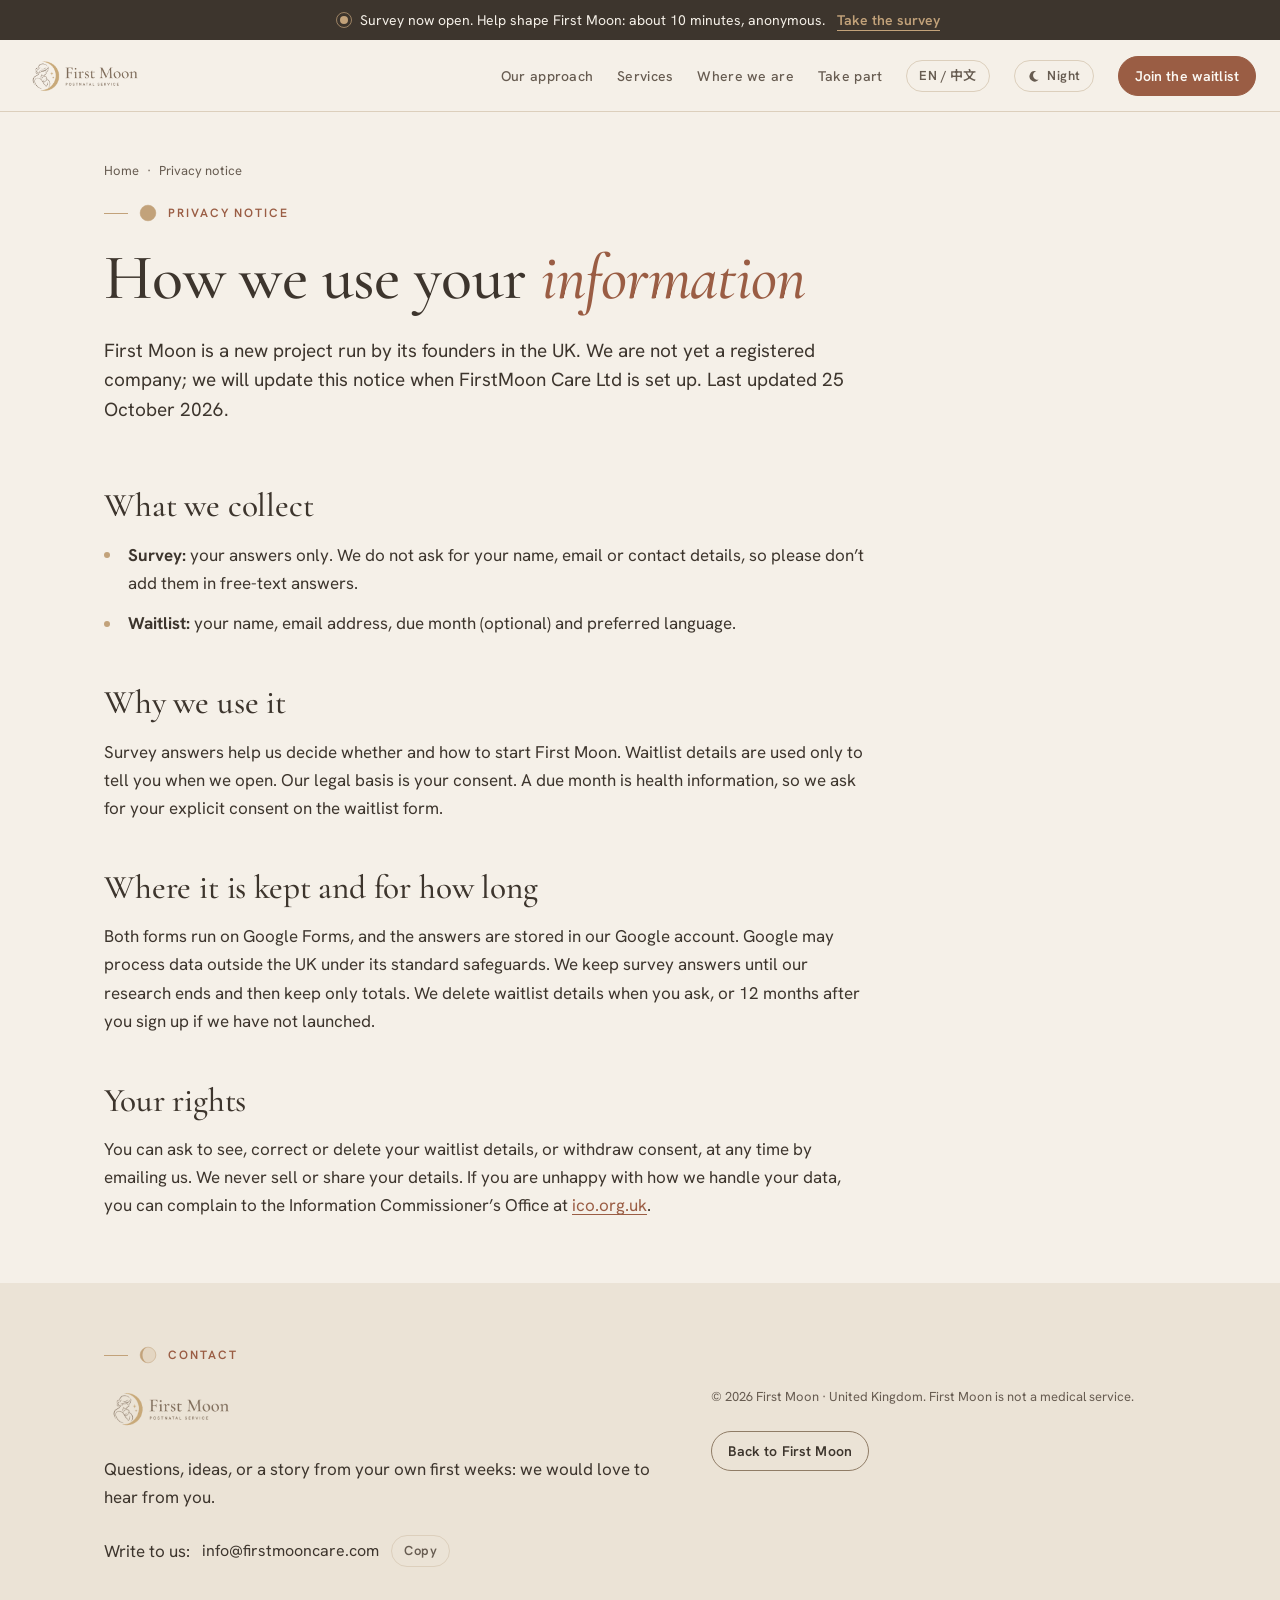
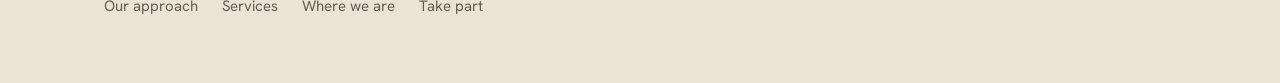
<file: privacy.html>
<!doctype html>
<html lang="en-GB" data-home="./">
<head>
<meta charset="utf-8">
<meta name="viewport" content="width=device-width, initial-scale=1, viewport-fit=cover">
<title>Privacy notice | First Moon 初月</title>
<meta name="description" content="How First Moon uses the information you give us in the survey and on the waitlist: what we collect, why, where it is kept, and your rights.">
<link rel="alternate" hreflang="en" href="https://firstmooncare.com/privacy.html">
<link rel="alternate" hreflang="zh" href="https://firstmooncare.com/privacy.html?lang=zh">
<link rel="alternate" hreflang="x-default" href="https://firstmooncare.com/privacy.html">
<script>/* canonical: this page, in the language its address asks for */(function(){var z=/[?&]lang=zh(&|$)/.test(location.search),a=document.querySelector('link[hreflang="'+(z?'zh':'en')+'"]'),c=document.createElement('link');c.rel='canonical';c.href=a.href;document.head.appendChild(c);if(z)document.documentElement.lang='zh-Hant';})();</script>
<meta name="theme-color" content="#F5F0E8">
<meta property="og:type" content="website">
<meta property="og:site_name" content="First Moon 初月">
<meta property="og:locale" content="en_GB">
<meta property="og:url" content="https://firstmooncare.com/privacy.html">
<meta property="og:title" content="Privacy notice | First Moon 初月">
<meta property="og:description" content="How First Moon uses the information you give us in the survey and on the waitlist: what we collect, why, where it is kept, and your rights.">
<meta property="og:image" content="https://firstmooncare.com/assets/og-image.jpg">
<meta property="og:image:width" content="1200">
<meta property="og:image:height" content="630">
<meta property="og:image:alt" content="First Moon 初月: Because every new mother deserves rest. Postnatal care at home in the UK.">
<meta name="twitter:card" content="summary_large_image">
<link rel="preconnect" href="https://fonts.googleapis.com">
<link rel="preconnect" href="https://fonts.gstatic.com" crossorigin>
<link rel="stylesheet" href="https://fonts.googleapis.com/css2?family=Cormorant+Garamond:ital,wght@0,400;0,500;0,600;1,400;1,500&family=Hanken+Grotesk:wght@400;500;600&family=Noto+Serif+TC:wght@400;600&family=Noto+Sans+TC:wght@400;500&display=swap">
<link rel="stylesheet" href="assets/site.css">
<link rel="icon" type="image/png" href="assets/favicon.png">
<link rel="apple-touch-icon" href="assets/apple-touch-icon.png">
<script type="application/ld+json">{ "@context": "https://schema.org", "@type": "BreadcrumbList", "itemListElement": [ { "@type": "ListItem", "position": 1, "name": "First Moon", "item": "https://firstmooncare.com/" }, { "@type": "ListItem", "position": 2, "name": "Privacy notice", "item": "https://firstmooncare.com/privacy.html" } ] }</script>
</head>
<body>
<div class="rp" id="rp" aria-hidden="true"></div>
<div class="announce" role="region" aria-label="Announcement"><span class="live" aria-hidden="true"></span><span data-i="announce">Survey now open. Help shape First Moon: about 10 minutes, anonymous.</span><a data-href="survey" href="./#takepart" data-i="announce_cta">Take the survey</a></div>
<header class="bar">
  <a class="logo" href="./" aria-label="First Moon, home"><img class="logo-day" src="assets/lockup-day.png" alt="First Moon — postnatal service" width="398" height="132"><img class="logo-night" src="assets/lockup-night.png" alt="" width="398" height="132" aria-hidden="true" loading="lazy" decoding="async"></a>
  <nav class="nav" aria-label="Site">
    <a class="link" href="./#approach" data-i="nav_approach">Our approach</a>
    <a class="link" href="./#services" data-i="nav_services">Services</a>
    <a class="link" href="./#where" data-i="nav_where">Where we are</a>
    <a class="link" href="./#takepart" data-i="nav_takepart">Take part</a>
    <button class="pill lang" type="button" id="lang-btn" aria-label="Switch language">EN / 中文</button>
    <button class="pill theme" type="button" id="theme-btn" aria-pressed="false"><svg viewBox="0 0 16 16" aria-hidden="true"><path d="M10.5 2.5a6 6 0 1 0 3 9.6A5 5 0 0 1 10.5 2.5z" fill="currentColor"/></svg><span data-i="theme_night">Night</span></button>
    <a class="btn small" data-href="waitlist" href="./#waitlist" data-i="nav_waitlist">Join the waitlist</a>
  </nav>
</header>

<main>
  <section class="hero wrap doc-hero">
    <div class="col">
      <p class="breadcrumb"><a href="./" data-i="crumb_home">Home</a><span data-i="privacy_title">Privacy notice</span></p>
      <div>
        <p class="eyebrow label"><svg class="ph" viewBox="-102 -102 204 204" aria-hidden="true"><circle class="shade" r="100"></circle><path class="lit" data-p="0.5"></path><circle class="rim" r="100"></circle></svg><span data-i="privacy_title">Privacy notice</span></p>
        <h1 class="display" data-i="title_html" data-html>How we use your <em>information</em></h1>
      </div>
      <p class="lede" data-i="lede">First Moon is a new project run by its founders in the UK. We are not yet a registered company; we will update this notice when FirstMoon Care Ltd is set up. Last updated 25 October 2026.</p>
    </div>
  </section>

  <section class="section doc-body">
    <div class="wrap"><article class="doc fx">
      <div class="en">
        <h2 class="title">What we collect</h2>
        <ul class="list body">
          <li><b>Survey:</b> your answers only. We do not ask for your name, email or contact details, so please don’t add them in free-text answers.</li>
          <li><b>Waitlist:</b> your name, email address, due month (optional) and preferred language.</li>
        </ul>
        <h2 class="title">Why we use it</h2>
        <p class="body">Survey answers help us decide whether and how to start First Moon. Waitlist details are used only to tell you when we open. Our legal basis is your consent. A due month is health information, so we ask for your explicit consent on the waitlist form.</p>
        <h2 class="title">Where it is kept and for how long</h2>
        <p class="body">Both forms run on Google Forms, and the answers are stored in our Google account. Google may process data outside the UK under its standard safeguards. We keep survey answers until our research ends and then keep only totals. We delete waitlist details when you ask, or 12 months after you sign up if we have not launched.</p>
        <h2 class="title">Your rights</h2>
        <p class="body">You can ask to see, correct or delete your waitlist details, or withdraw consent, at any time by emailing us. We never sell or share your details. If you are unhappy with how we handle your data, you can complain to the Information Commissioner’s Office at <a href="https://ico.org.uk" target="_blank" rel="noopener">ico.org.uk</a>.</p>
      </div>
      <div class="zh" lang="zh-Hant">
        <h2 class="title">我們收集的資料</h2>
        <ul class="list body">
          <li><b>問卷：</b>僅收集您的回答。問卷不會詢問姓名、電子郵件或聯絡方式，也請勿在文字欄位中填寫這些資料。</li>
          <li><b>候補名單：</b>姓名、電子郵件、預產月份（選填）及偏好語言。</li>
        </ul>
        <h2 class="title">使用目的</h2>
        <p class="body">問卷回答用於評估是否及如何成立初月；候補名單資料只用於通知您開放的消息。我們以您的同意作為法律依據。由於預產月份屬於健康資訊，候補名單表單會請您明確同意。</p>
        <h2 class="title">儲存地點與保存期限</h2>
        <p class="body">兩份表單皆使用 Google 表單，資料存放在我們的 Google 帳戶中，Google 可能依其標準保障措施在英國境外處理資料。研究結束後，我們只保留問卷的統計結果。候補名單資料會在您要求時刪除；若登記後 12 個月內仍未開放，我們也會刪除。</p>
        <h2 class="title">您的權利</h2>
        <p class="body">您可以隨時寫信給我們，要求查看、更正或刪除您的候補名單資料，或撤回同意。我們絕不出售或分享您的資料。若對資料處理方式有疑慮，可向英國資訊專員辦公室（<a href="https://ico.org.uk" target="_blank" rel="noopener">ico.org.uk</a>）投訴。</p>
      </div>
    </article></div>
  </section>
</main>

<footer class="section band" id="contact">
  <div class="wrap">
    <p class="eyebrow label"><svg class="ph" viewBox="-102 -102 204 204" aria-hidden="true"><circle class="shade" r="100"></circle><path class="lit" data-p="0.875"></path><circle class="rim" r="100"></circle></svg><span data-i="contact_eyebrow">Contact</span></p>
    <div class="contact">
      <div class="col">
        <div class="foot-logo"><img class="logo-day" src="assets/lockup-day.png" alt="First Moon — postnatal service" width="398" height="132" loading="lazy" decoding="async"><img class="logo-night" src="assets/lockup-night.png" alt="" aria-hidden="true" width="398" height="132" loading="lazy" decoding="async"></div>
        <p class="body" data-i="contact_p">Questions, ideas, or a story from your own first weeks: we would love to hear from you.</p>
        <p class="email body"><span data-i="contact_label">Write to us:</span> <code data-email>info@firstmooncare.com</code><button class="pill" type="button" id="copy-btn" data-i="copy">Copy</button></p>
        <ul class="foot-links">
          <li><a href="./#approach" data-i="nav_approach">Our approach</a></li>
          <li><a href="./#services" data-i="nav_services">Services</a></li>
          <li><a href="./#where" data-i="nav_where">Where we are</a></li>
          <li><a href="./#takepart" data-i="nav_takepart">Take part</a></li>
        </ul>
      </div>
      <div class="col">
                <p class="legal" data-i="legal">© 2026 First Moon · United Kingdom. First Moon is not a medical service.</p>
        <a class="btn ghost small" href="./" data-i="back_home" style="justify-self:start">Back to First Moon</a>
      </div>
    </div>
  </div>
</footer>

<script src="assets/config.js"></script>
<script>window.FM_I18N = {
  head: {"en":{"title":"Privacy notice | First Moon 初月","description":"How First Moon uses the information you give us in the survey and on the waitlist: what we collect, why, where it is kept, and your rights."},"zh":{"title":"隱私權聲明｜初月 First Moon","description":"初月如何使用您在問卷與候補名單中提供的資料：收集哪些資料、使用目的、儲存地點與期限，以及您的權利。"}},
  title: { en: 'Privacy notice', zh: '隱私權聲明' },
  en: {
    title_html: 'How we use your <em>information</em>',
    lede: 'First Moon is a new project run by its founders in the UK. We are not yet a registered company; we will update this notice when FirstMoon Care Ltd is set up. Last updated 25 October 2026.',
    back_home: 'Back to First Moon'
  },
  zh: {
    title_html: '我們如何使用您的<em>資料</em>',
    lede: '初月是由英國創辦人經營的新計畫，目前尚未註冊公司；FirstMoon Care Ltd 成立後我們會更新本聲明。最後更新：2026 年 10 月 25 日。',
    back_home: '返回初月首頁'
  }
};</script>
<script src="assets/site.js"></script>
</body>
</html>
</file>
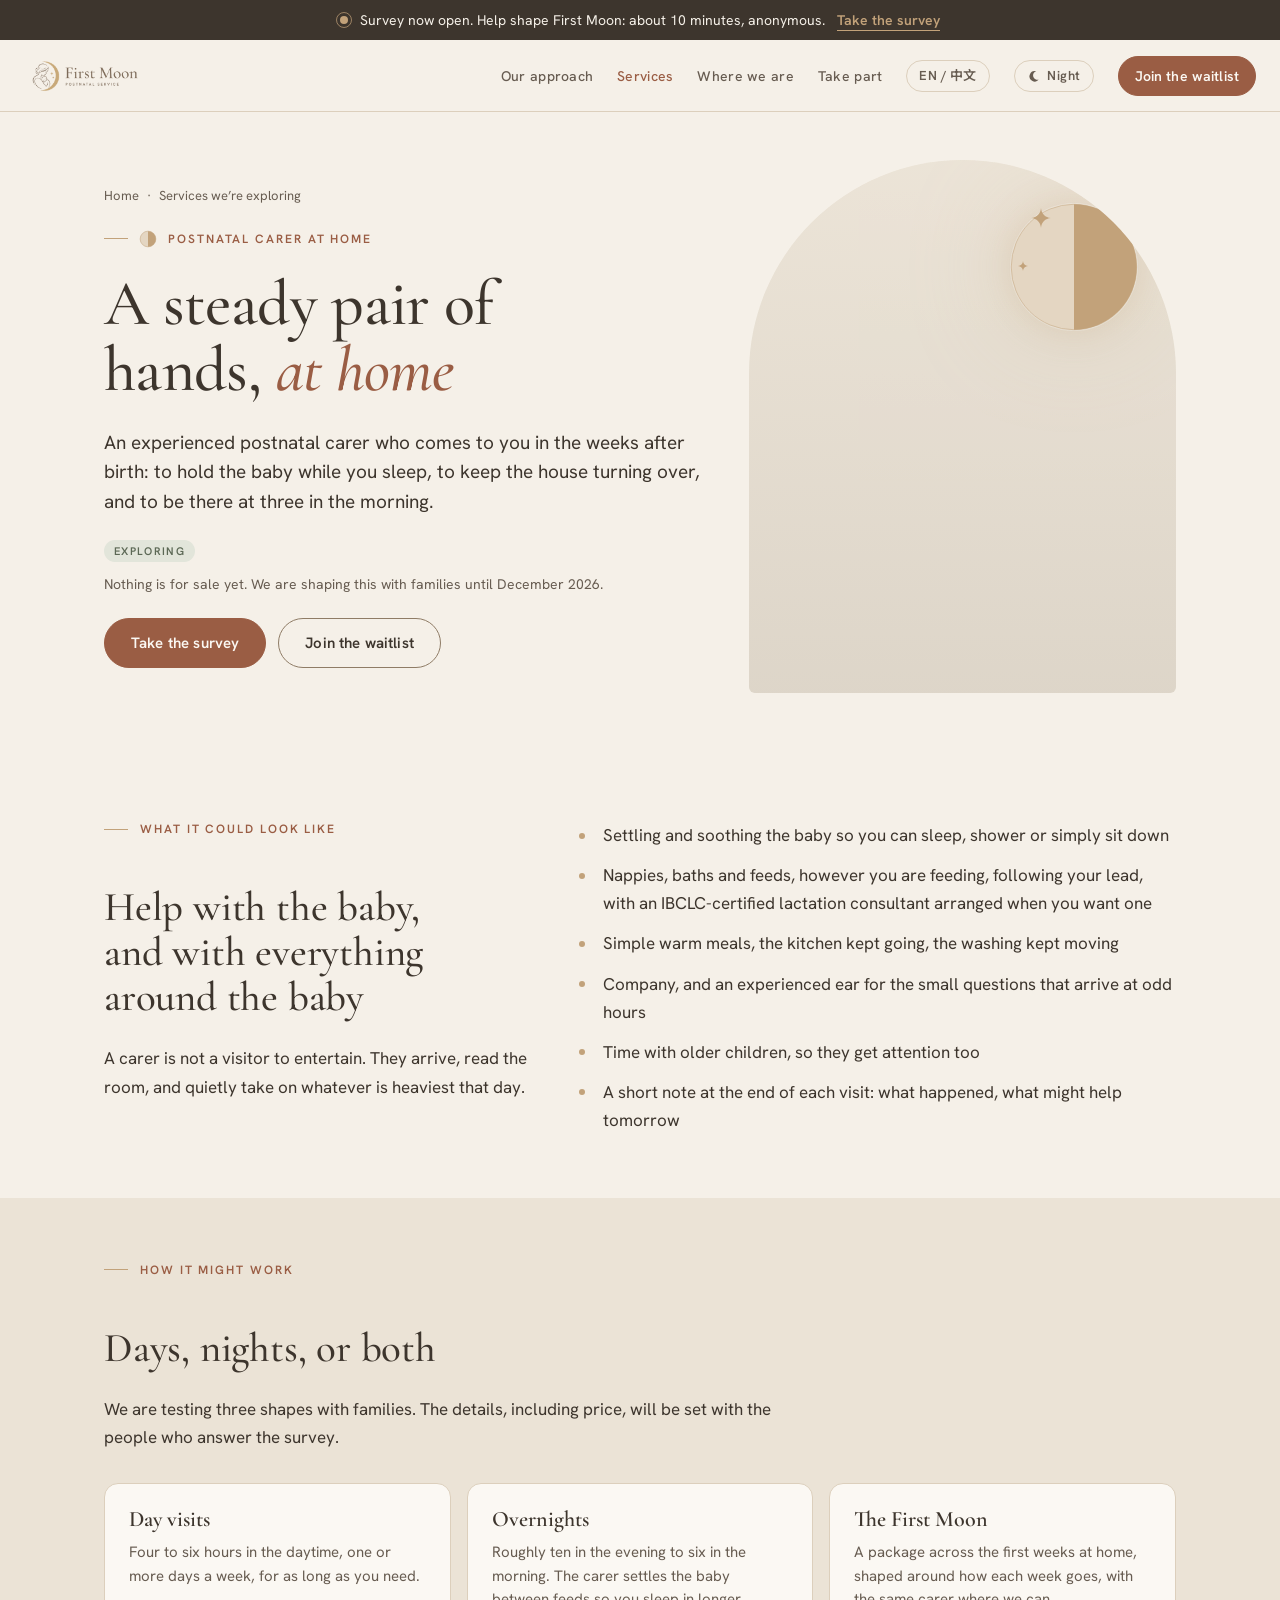
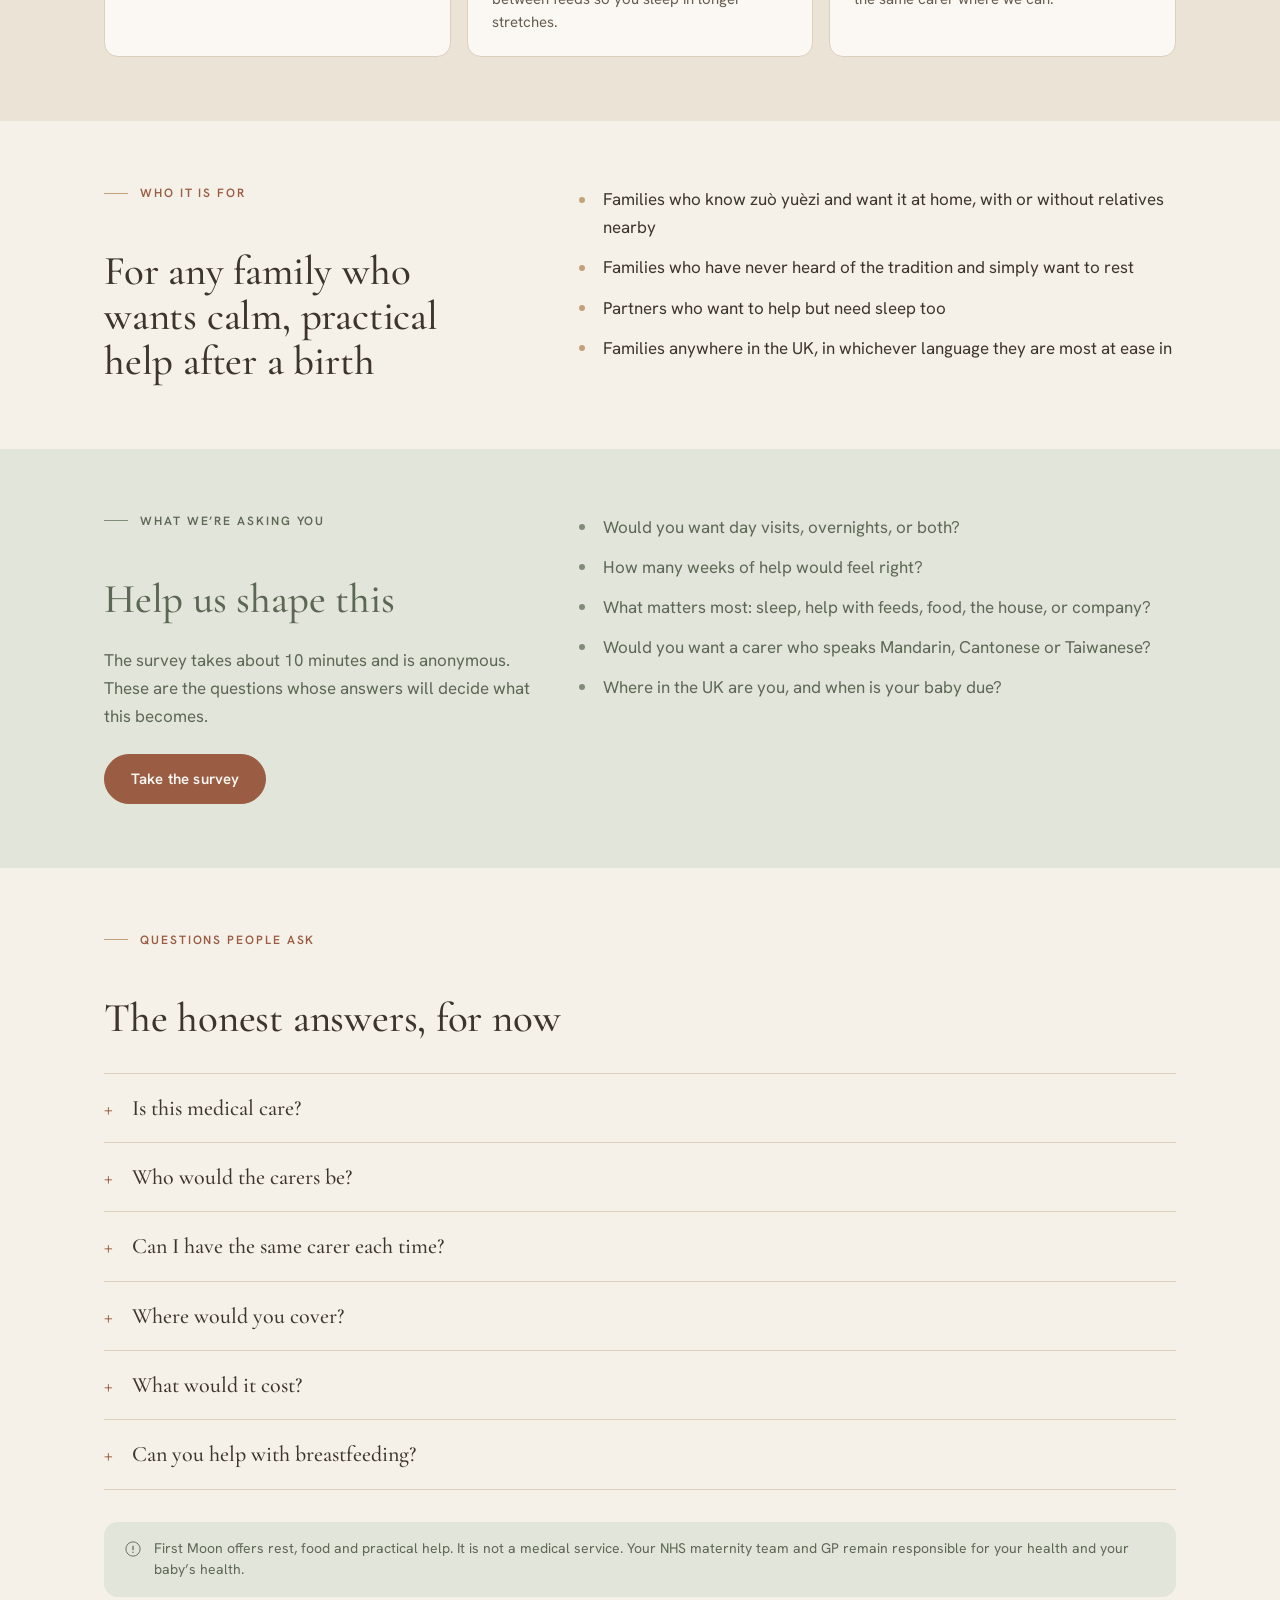
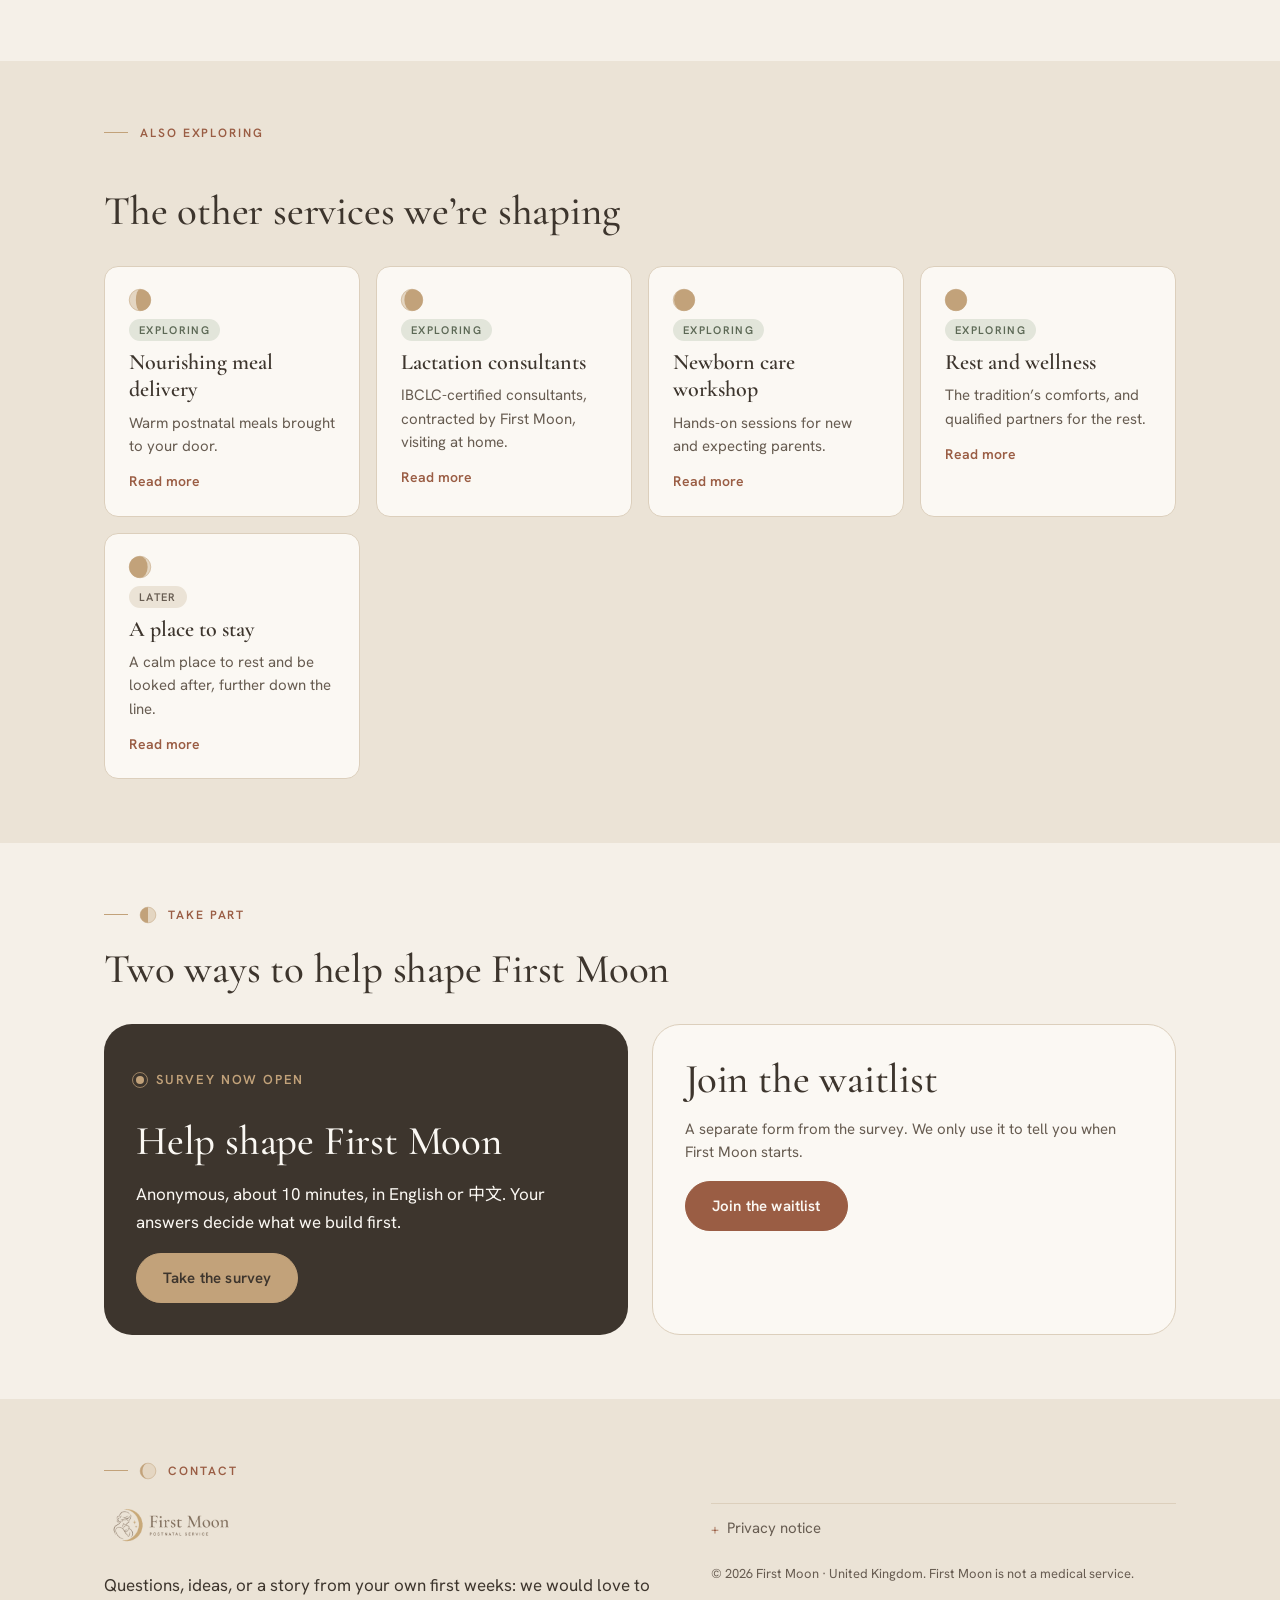
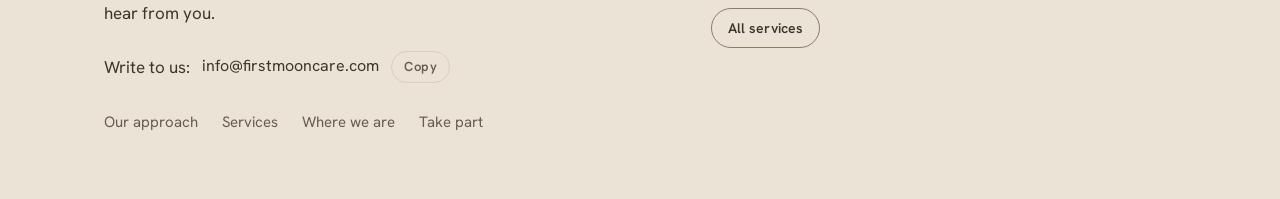
<file: services/carer.html>
<!doctype html>
<html lang="en-GB" data-home="../">
<head>
<meta charset="utf-8">
<meta name="viewport" content="width=device-width, initial-scale=1, viewport-fit=cover">
<title>Postnatal carer at home in the UK | First Moon 初月</title>
<meta name="description" content="An experienced postnatal carer at home in the weeks after birth, for day visits or overnights: settling the baby while you sleep and keeping the house going.">
<link rel="alternate" hreflang="en" href="https://firstmooncare.com/services/carer.html">
<link rel="alternate" hreflang="zh" href="https://firstmooncare.com/services/carer.html?lang=zh">
<link rel="alternate" hreflang="x-default" href="https://firstmooncare.com/services/carer.html">
<script>/* canonical: this page, in the language its address asks for */(function(){var z=/[?&]lang=zh(&|$)/.test(location.search),a=document.querySelector('link[hreflang="'+(z?'zh':'en')+'"]'),c=document.createElement('link');c.rel='canonical';c.href=a.href;document.head.appendChild(c);if(z)document.documentElement.lang='zh-Hant';})();</script>
<meta name="theme-color" content="#F5F0E8">
<meta property="og:type" content="website">
<meta property="og:site_name" content="First Moon 初月">
<meta property="og:locale" content="en_GB">
<meta property="og:url" content="https://firstmooncare.com/services/carer.html">
<meta property="og:title" content="Postnatal carer at home in the UK | First Moon 初月">
<meta property="og:description" content="An experienced postnatal carer at home in the weeks after birth, for day visits or overnights: settling the baby while you sleep and keeping the house going.">
<meta property="og:image" content="https://firstmooncare.com/assets/og-image.jpg">
<meta property="og:image:width" content="1200">
<meta property="og:image:height" content="630">
<meta property="og:image:alt" content="First Moon 初月: Because every new mother deserves rest. Postnatal care at home in the UK.">
<meta name="twitter:card" content="summary_large_image">
<link rel="preconnect" href="https://fonts.googleapis.com">
<link rel="preconnect" href="https://fonts.gstatic.com" crossorigin>
<link rel="stylesheet" href="https://fonts.googleapis.com/css2?family=Cormorant+Garamond:ital,wght@0,400;0,500;0,600;1,400;1,500&family=Hanken+Grotesk:wght@400;500;600&family=Noto+Serif+TC:wght@400;600&family=Noto+Sans+TC:wght@400;500&display=swap">
<link rel="stylesheet" href="../assets/site.css">
<link rel="icon" type="image/png" href="../assets/favicon.png">
<link rel="apple-touch-icon" href="../assets/apple-touch-icon.png">
<script type="application/ld+json">{ "@context": "https://schema.org", "@type": "BreadcrumbList", "itemListElement": [ { "@type": "ListItem", "position": 1, "name": "First Moon", "item": "https://firstmooncare.com/" }, { "@type": "ListItem", "position": 2, "name": "Postnatal carer at home", "item": "https://firstmooncare.com/services/carer.html" } ] }</script>
</head>
<body>
<div class="rp" id="rp" aria-hidden="true"></div>
<div class="announce" role="region" aria-label="Announcement"><span class="live" aria-hidden="true"></span><span data-i="announce">Survey now open. Help shape First Moon: about 10 minutes, anonymous.</span><a data-href="survey" href="../#takepart" data-i="announce_cta">Take the survey</a></div>
<header class="bar">
  <a class="logo" href="../" aria-label="First Moon, home"><img class="logo-day" src="../assets/lockup-day.png" alt="First Moon — postnatal service" width="398" height="132"><img class="logo-night" src="../assets/lockup-night.png" alt="" width="398" height="132" aria-hidden="true" loading="lazy" decoding="async"></a>
  <nav class="nav" aria-label="Site">
    <a class="link" href="../#approach" data-i="nav_approach">Our approach</a>
    <a class="link" href="../#services" data-i="nav_services" aria-current="page">Services</a>
    <a class="link" href="../#where" data-i="nav_where">Where we are</a>
    <a class="link" href="../#takepart" data-i="nav_takepart">Take part</a>
    <button class="pill lang" type="button" id="lang-btn" aria-label="Switch language">EN / 中文</button>
    <button class="pill theme" type="button" id="theme-btn" aria-pressed="false"><svg viewBox="0 0 16 16" aria-hidden="true"><path d="M10.5 2.5a6 6 0 1 0 3 9.6A5 5 0 0 1 10.5 2.5z" fill="currentColor"/></svg><span data-i="theme_night">Night</span></button>
    <a class="btn small" data-href="waitlist" href="../#waitlist" data-i="nav_waitlist">Join the waitlist</a>
  </nav>
</header>

<main>
  <section class="hero wrap">
    <div class="grid">
      <div class="col">
        <p class="breadcrumb"><a href="../" data-i="crumb_home">Home</a><span><a href="../#services" data-i="crumb_services">Services we’re exploring</a></span></p>
        <div>
          <p class="eyebrow label"><svg class="ph" viewBox="-102 -102 204 204" aria-hidden="true"><circle class="shade" r="100"></circle><path class="lit" data-p="0.25"></path><circle class="rim" r="100"></circle></svg><span data-i="eyebrow">Postnatal carer at home</span></p>
          <h1 class="display" data-i="title_html" data-html>A steady pair of hands, <em>at home</em></h1>
        </div>
        <p class="lede" data-i="lede">An experienced postnatal carer who comes to you in the weeks after birth: to hold the baby while you sleep, to keep the house turning over, and to be there at three in the morning.</p>
        <div class="tagline"><span class="tag" data-i="tag_exploring">Exploring</span><span class="note" data-i="status_note">Nothing is for sale yet. We are shaping this with families until December 2026.</span></div>
        <div class="actions"><a class="btn" data-href="survey" href="../#takepart" data-i="cta_survey">Take the survey</a><a class="btn ghost" data-href="waitlist" href="../#waitlist" data-i="cta_waitlist">Join the waitlist</a></div>
      </div>
      <figure class="photo arch" data-slot="carer" aria-hidden="true">
        <figcaption class="ph-label" data-i="ph_hero">Photo: a carer settling a newborn while the mother rests</figcaption>
        <div class="moon-s"><div class="glow-m"></div><svg class="moon-svg" viewBox="-102 -102 204 204" aria-hidden="true"><circle class="shade" r="100"></circle><path class="lit" data-p="0.25"></path><circle class="rim" r="100"></circle></svg></div>
        <svg class="spark" viewBox="0 0 24 24" width="20" height="20" style="left:66%;top:9%"><path d="M12 0C12.5 6.9 17.1 11.5 24 12C17.1 12.5 12.5 17.1 12 24C11.5 17.1 6.9 12.5 0 12C6.9 11.5 11.5 6.9 12 0Z"/></svg>
        <svg class="spark" viewBox="0 0 24 24" width="10" height="10" style="left:63%;top:19%"><path d="M12 0C12.5 6.9 17.1 11.5 24 12C17.1 12.5 12.5 17.1 12 24C11.5 17.1 6.9 12.5 0 12C6.9 11.5 11.5 6.9 12 0Z"/></svg>
      </figure>
    </div>
  </section>

  <section class="section">
    <div class="wrap two-col">
      <div class="col fx">
        <p class="eyebrow label" data-i="look_eyebrow">What it could look like</p>
        <h2 class="title" data-i="look_title">Help with the baby, and with everything around the baby</h2>
        <p class="body" data-i="look_p">A carer is not a visitor to entertain. They arrive, read the room, and quietly take on whatever is heaviest that day.</p>
      </div>
      <ul class="list body fx">
        <li data-i="look_1">Settling and soothing the baby so you can sleep, shower or simply sit down</li><li data-i="look_2">Nappies, baths and feeds, however you are feeding, following your lead, with an IBCLC-certified lactation consultant arranged when you want one</li><li data-i="look_3">Simple warm meals, the kitchen kept going, the washing kept moving</li><li data-i="look_4">Company, and an experienced ear for the small questions that arrive at odd hours</li><li data-i="look_5">Time with older children, so they get attention too</li><li data-i="look_6">A short note at the end of each visit: what happened, what might help tomorrow</li>
      </ul>
    </div>
  </section>

  <section class="section band">
    <div class="wrap">
      <div class="col fx" style="max-width:720px">
        <p class="eyebrow label" data-i="how_eyebrow">How it might work</p>
        <h2 class="title" data-i="how_title">Days, nights, or both</h2>
        <p class="body" data-i="how_p">We are testing three shapes with families. The details, including price, will be set with the people who answer the survey.</p>
      </div>
      <div class="cards fx" style="margin-top:var(--space-8)">
        <div class="card"><h3 class="heading" data-i="how_1">Day visits</h3><p data-i="how_1_p">Four to six hours in the daytime, one or more days a week, for as long as you need.</p></div>
        <div class="card"><h3 class="heading" data-i="how_2">Overnights</h3><p data-i="how_2_p">Roughly ten in the evening to six in the morning. The carer settles the baby between feeds so you sleep in longer stretches.</p></div>
        <div class="card"><h3 class="heading" data-i="how_3">The First Moon</h3><p data-i="how_3_p">A package across the first weeks at home, shaped around how each week goes, with the same carer where we can.</p></div>
      </div>
    </div>
  </section>

  <section class="section">
    <div class="wrap two-col">
      <div class="col fx">
        <p class="eyebrow label" data-i="who_eyebrow">Who it is for</p>
        <h2 class="title" data-i="who_title">For any family who wants calm, practical help after a birth</h2>
      </div>
      <ul class="list body fx">
        <li data-i="who_1">Families who know zuò yuèzi and want it at home, with or without relatives nearby</li><li data-i="who_2">Families who have never heard of the tradition and simply want to rest</li><li data-i="who_3">Partners who want to help but need sleep too</li><li data-i="who_4">Families anywhere in the UK, in whichever language they are most at ease in</li>
      </ul>
    </div>
  </section>

  <section class="section sage">
    <div class="wrap ask">
      <div class="col fx">
        <p class="eyebrow label" data-i="ask_eyebrow">What we’re asking you</p>
        <h2 class="title" data-i="ask_title">Help us shape this</h2>
        <p class="body" data-i="ask_p">The survey takes about 10 minutes and is anonymous. These are the questions whose answers will decide what this becomes.</p>
        <div class="actions"><a class="btn" data-href="survey" href="../#takepart" data-i="cta_survey">Take the survey</a></div>
      </div>
      <ul class="list body fx">
        <li data-i="ask_1">Would you want day visits, overnights, or both?</li><li data-i="ask_2">How many weeks of help would feel right?</li><li data-i="ask_3">What matters most: sleep, help with feeds, food, the house, or company?</li><li data-i="ask_4">Would you want a carer who speaks Mandarin, Cantonese or Taiwanese?</li><li data-i="ask_5">Where in the UK are you, and when is your baby due?</li>
      </ul>
    </div>
  </section>

  <section class="section">
    <div class="wrap">
      <div class="col fx" style="max-width:720px">
        <p class="eyebrow label" data-i="faq_eyebrow">Questions people ask</p>
        <h2 class="title" data-i="faq_title">The honest answers, for now</h2>
      </div>
      <div class="faq fx" style="margin-top:var(--space-8)">
        <details><summary data-i="faq_1_q">Is this medical care?</summary><p data-i="faq_1_a">No. A carer gives practical help and experienced company, not medical advice or treatment. Your NHS maternity team and GP remain responsible for your health and your baby's health, and a carer will always point you to them for anything medical.</p></details>
        <details><summary data-i="faq_2_q">Who would the carers be?</summary><p data-i="faq_2_a">People with real experience of looking after newborns and new mothers, many with the tradition in their own families. Before any visit happens, every carer will have references taken up and the checks you would expect, and we will publish exactly what those are when the service opens.</p></details>
        <details><summary data-i="faq_3_q">Can I have the same carer each time?</summary><p data-i="faq_3_a">That is the aim. Continuity is most of what makes this feel like care rather than a service, so we will plan around it wherever we can.</p></details>
        <details><summary data-i="faq_4_q">Where would you cover?</summary><p data-i="faq_4_a">Across the UK, starting where the most families on the waitlist are. Tell us where you are in the survey; that is how we decide where to begin.</p></details>
        <details><summary data-i="faq_5_q">What would it cost?</summary><p data-i="faq_5_a">We do not know yet, and we would rather not guess. The survey asks what a fair price would be for the shapes above, and we will set it with that in hand.</p></details>
        <details><summary data-i="faq_6_q">Can you help with breastfeeding?</summary><p data-i="faq_6_a">A carer helps practically: bringing the baby for feeds, pillows and water, bottle prep and sterilising, setting up a pump, keeping notes. Feeding advice itself comes from an IBCLC-certified lactation consultant, contracted by First Moon, who visits at home and leaves a plan your carer follows between visits.</p></details>
      </div>
      <div class="care fx" style="margin-top:var(--space-8)"><svg viewBox="0 0 24 24" aria-hidden="true"><circle cx="12" cy="12" r="9.5" fill="none" stroke="currentColor" stroke-width="1.2"/><path d="M12 8v5M12 16v.5" stroke="currentColor" stroke-width="1.6" stroke-linecap="round"/></svg><span data-i="care">First Moon offers rest, food and practical help. It is not a medical service. Your NHS maternity team and GP remain responsible for your health and your baby’s health.</span></div>
    </div>
  </section>

  <section class="section band">
    <div class="wrap">
      <div class="col fx" style="max-width:720px">
        <p class="eyebrow label" data-i="others_eyebrow">Also exploring</p>
        <h2 class="title" data-i="others_title">The other services we’re shaping</h2>
      </div>
      <div class="cards others" style="margin-top:var(--space-8)">
        <a class="card fx" href="meals.html"><svg class="ph" viewBox="-102 -102 204 204" aria-hidden="true"><circle class="shade" r="100"></circle><path class="lit" data-p="0.3125"></path><circle class="rim" r="100"></circle></svg><span class="tag" data-i="tag_exploring">Exploring</span><h3 class="heading" data-i="sv_meals">Nourishing meal delivery</h3><p data-i="sv_meals_p">Warm postnatal meals brought to your door.</p><span class="more" data-i="more">Read more</span></a>
        <a class="card fx" href="lactation.html"><svg class="ph" viewBox="-102 -102 204 204" aria-hidden="true"><circle class="shade" r="100"></circle><path class="lit" data-p="0.375"></path><circle class="rim" r="100"></circle></svg><span class="tag" data-i="tag_exploring">Exploring</span><h3 class="heading" data-i="sv_lactation">Lactation consultants</h3><p data-i="sv_lactation_p">IBCLC-certified consultants, contracted by First Moon, visiting at home.</p><span class="more" data-i="more">Read more</span></a>
        <a class="card fx" href="workshop.html"><svg class="ph" viewBox="-102 -102 204 204" aria-hidden="true"><circle class="shade" r="100"></circle><path class="lit" data-p="0.4375"></path><circle class="rim" r="100"></circle></svg><span class="tag" data-i="tag_exploring">Exploring</span><h3 class="heading" data-i="sv_workshop">Newborn care workshop</h3><p data-i="sv_workshop_p">Hands-on sessions for new and expecting parents.</p><span class="more" data-i="more">Read more</span></a>
        <a class="card fx" href="wellness.html"><svg class="ph" viewBox="-102 -102 204 204" aria-hidden="true"><circle class="shade" r="100"></circle><path class="lit" data-p="0.5"></path><circle class="rim" r="100"></circle></svg><span class="tag" data-i="tag_exploring">Exploring</span><h3 class="heading" data-i="sv_wellness">Rest and wellness</h3><p data-i="sv_wellness_p">The tradition’s comforts, and qualified partners for the rest.</p><span class="more" data-i="more">Read more</span></a>
        <a class="card fx" href="stay.html"><svg class="ph" viewBox="-102 -102 204 204" aria-hidden="true"><circle class="shade" r="100"></circle><path class="lit" data-p="0.625"></path><circle class="rim" r="100"></circle></svg><span class="tag later" data-i="tag_later">Later</span><h3 class="heading" data-i="sv_stay">A place to stay</h3><p data-i="sv_stay_p">A calm place to rest and be looked after, further down the line.</p><span class="more" data-i="more">Read more</span></a>
      </div>
    </div>
  </section>

  <section class="section" id="takepart">
    <div class="wrap">
      <p class="eyebrow label"><svg class="ph" viewBox="-102 -102 204 204" aria-hidden="true"><circle class="shade" r="100"></circle><path class="lit" data-p="0.75"></path><circle class="rim" r="100"></circle></svg><span data-i="tp_eyebrow">Take part</span></p>
      <h2 class="title" data-i="tp_title">Two ways to help shape First Moon</h2>
      <div class="takepart" style="margin-top:var(--space-8)">
        <div class="survey fx">
          <p class="status"><span class="live" aria-hidden="true"></span><span data-i="survey_status">Survey now open</span></p>
          <h3 class="title" data-i="survey_title">Help shape First Moon</h3>
          <p class="body" data-i="survey_p">Anonymous, about 10 minutes, in English or 中文. Your answers decide what we build first.</p>
          <div class="actions"><a class="btn gold" data-href="survey" href="../#takepart" data-i="cta_survey">Take the survey</a></div>
        </div>
        <div class="wait fx">
          <h3 class="title" data-i="wait_title">Join the waitlist</h3>
          <p class="small" data-i="wait_p">A separate form from the survey. We only use it to tell you when First Moon starts.</p>
          <div class="actions"><a class="btn" data-href="waitlist" href="../#waitlist" data-i="wait_cta">Join the waitlist</a></div>
        </div>
      </div>
    </div>
  </section>
</main>

<footer class="section band" id="contact">
  <div class="wrap">
    <p class="eyebrow label"><svg class="ph" viewBox="-102 -102 204 204" aria-hidden="true"><circle class="shade" r="100"></circle><path class="lit" data-p="0.875"></path><circle class="rim" r="100"></circle></svg><span data-i="contact_eyebrow">Contact</span></p>
    <div class="contact">
      <div class="col">
        <div class="foot-logo"><img class="logo-day" src="../assets/lockup-day.png" alt="First Moon — postnatal service" width="398" height="132" loading="lazy" decoding="async"><img class="logo-night" src="../assets/lockup-night.png" alt="" aria-hidden="true" width="398" height="132" loading="lazy" decoding="async"></div>
        <p class="body" data-i="contact_p">Questions, ideas, or a story from your own first weeks: we would love to hear from you.</p>
        <p class="email body"><span data-i="contact_label">Write to us:</span> <code data-email>info@firstmooncare.com</code><button class="pill" type="button" id="copy-btn" data-i="copy">Copy</button></p>
        <ul class="foot-links">
          <li><a href="../#approach" data-i="nav_approach">Our approach</a></li>
          <li><a href="../#services" data-i="nav_services">Services</a></li>
          <li><a href="../#where" data-i="nav_where">Where we are</a></li>
          <li><a href="../#takepart" data-i="nav_takepart">Take part</a></li>
        </ul>
      </div>
      <div class="col">
        <details class="privacy"><summary data-i="privacy_title">Privacy notice</summary><p data-i="privacy_p">The survey is anonymous: your answers are not stored with your name or contact details. The waitlist form collects your first name, email address and preferred language, and your due month if you choose to share it, only so we can tell you when First Moon starts. Both forms run on Google Forms. We do not use tracking or cookies. Email us at any time to have your details removed.</p><a class="privacy-link" href="../privacy.html" data-i="privacy_link">Read the full privacy notice</a></details>
        <p class="legal" data-i="legal">© 2026 First Moon · United Kingdom. First Moon is not a medical service.</p>
        <a class="btn ghost small" href="../#services" data-i="cta_back" style="justify-self:start">All services</a>
      </div>
    </div>
  </div>
</footer>

<script src="../assets/config.js"></script>
<script>window.FM_I18N = {"head": {"en":{"title":"Postnatal carer at home in the UK | First Moon 初月","description":"An experienced postnatal carer at home in the weeks after birth, for day visits or overnights: settling the baby while you sleep and keeping the house going."},"zh":{"title":"英國到府產後照護者｜初月 First Moon","description":"經驗豐富的產後照護者到府協助坐月子：白天到府或夜間照護，在您睡覺時安撫寶寶、讓家裡持續運轉。初月正與英國家庭一起形塑這項服務。"}}, "title": {"en": "Postnatal carer at home", "zh": "到府產後照護者"}, "en": {"eyebrow": "Postnatal carer at home", "title_html": "A steady pair of hands, <em>at home</em>", "lede": "An experienced postnatal carer who comes to you in the weeks after birth: to hold the baby while you sleep, to keep the house turning over, and to be there at three in the morning.", "ph_hero": "Photo: a carer settling a newborn while the mother rests", "look_eyebrow": "What it could look like", "look_title": "Help with the baby, and with everything around the baby", "look_p": "A carer is not a visitor to entertain. They arrive, read the room, and quietly take on whatever is heaviest that day.", "look_1": "Settling and soothing the baby so you can sleep, shower or simply sit down", "look_2": "Nappies, baths and feeds, however you are feeding, following your lead, with an IBCLC-certified lactation consultant arranged when you want one", "look_3": "Simple warm meals, the kitchen kept going, the washing kept moving", "look_4": "Company, and an experienced ear for the small questions that arrive at odd hours", "look_5": "Time with older children, so they get attention too", "look_6": "A short note at the end of each visit: what happened, what might help tomorrow", "how_eyebrow": "How it might work", "how_title": "Days, nights, or both", "how_p": "We are testing three shapes with families. The details, including price, will be set with the people who answer the survey.", "how_1": "Day visits", "how_1_p": "Four to six hours in the daytime, one or more days a week, for as long as you need.", "how_2": "Overnights", "how_2_p": "Roughly ten in the evening to six in the morning. The carer settles the baby between feeds so you sleep in longer stretches.", "how_3": "The First Moon", "how_3_p": "A package across the first weeks at home, shaped around how each week goes, with the same carer where we can.", "who_eyebrow": "Who it is for", "who_title": "For any family who wants calm, practical help after a birth", "who_1": "Families who know zuò yuèzi and want it at home, with or without relatives nearby", "who_2": "Families who have never heard of the tradition and simply want to rest", "who_3": "Partners who want to help but need sleep too", "who_4": "Families anywhere in the UK, in whichever language they are most at ease in", "ask_1": "Would you want day visits, overnights, or both?", "ask_2": "How many weeks of help would feel right?", "ask_3": "What matters most: sleep, help with feeds, food, the house, or company?", "ask_4": "Would you want a carer who speaks Mandarin, Cantonese or Taiwanese?", "ask_5": "Where in the UK are you, and when is your baby due?", "faq_eyebrow": "Questions people ask", "faq_title": "The honest answers, for now", "faq_1_q": "Is this medical care?", "faq_1_a": "No. A carer gives practical help and experienced company, not medical advice or treatment. Your NHS maternity team and GP remain responsible for your health and your baby's health, and a carer will always point you to them for anything medical.", "faq_2_q": "Who would the carers be?", "faq_2_a": "People with real experience of looking after newborns and new mothers, many with the tradition in their own families. Before any visit happens, every carer will have references taken up and the checks you would expect, and we will publish exactly what those are when the service opens.", "faq_3_q": "Can I have the same carer each time?", "faq_3_a": "That is the aim. Continuity is most of what makes this feel like care rather than a service, so we will plan around it wherever we can.", "faq_4_q": "Where would you cover?", "faq_4_a": "Across the UK, starting where the most families on the waitlist are. Tell us where you are in the survey; that is how we decide where to begin.", "faq_5_q": "What would it cost?", "faq_5_a": "We do not know yet, and we would rather not guess. The survey asks what a fair price would be for the shapes above, and we will set it with that in hand.", "faq_6_q": "Can you help with breastfeeding?", "faq_6_a": "A carer helps practically: bringing the baby for feeds, pillows and water, bottle prep and sterilising, setting up a pump, keeping notes. Feeding advice itself comes from an IBCLC-certified lactation consultant, contracted by First Moon, who visits at home and leaves a plan your carer follows between visits."}, "zh": {"eyebrow": "到府產後照護者", "title_html": "一雙穩定的手，<em>在您家中</em>", "lede": "經驗豐富的產後照護者，在產後的幾週來到您家：在您睡覺時抱著寶寶、讓家裡持續運轉，並在凌晨三點陪在您身邊。", "ph_hero": "照片：照護者安撫新生兒，媽媽在一旁休息", "look_eyebrow": "可能的樣子", "look_title": "照顧寶寶，也照顧寶寶身邊的一切", "look_p": "照護者不是需要您招待的客人。她們到了之後會觀察狀況，安靜地接手當天最吃力的事。", "look_1": "安撫寶寶入睡，讓您可以睡覺、洗澡，或只是坐下來", "look_2": "換尿布、洗澡與餵食，不論您選擇哪種餵養方式，都以您為主；需要時，由我們安排 IBCLC 認證的哺乳諮詢師到府", "look_3": "簡單溫熱的餐點、持續運轉的廚房、不再堆積的衣物", "look_4": "陪伴，以及在奇怪時刻冒出的小問題，有經驗的人可以聊", "look_5": "陪伴家中較大的孩子，讓他們也得到關注", "look_6": "每次結束前留下簡短紀錄：今天發生了什麼，明天可能需要什麼", "how_eyebrow": "可能的運作方式", "how_title": "白天、夜間，或兩者都要", "how_p": "我們正與家庭測試三種形式。細節（包括價格）會和填寫問卷的家庭一起決定。", "how_1": "白天到府", "how_1_p": "白天四到六小時，每週一天或多天，需要多久就多久。", "how_2": "夜間照護", "how_2_p": "大約晚上十點到早上六點。照護者在餵奶之間安撫寶寶，讓您可以連續睡得更久。", "how_3": "初月方案", "how_3_p": "涵蓋回家後最初幾週的方案，依每一週的狀況調整，並盡可能安排同一位照護者。", "who_eyebrow": "適合誰", "who_title": "任何希望在產後得到平靜、實際協助的家庭", "who_1": "熟悉坐月子、想在自己家中進行的家庭，不論身邊有沒有親人", "who_2": "從未聽過這項傳統、只是想好好休息的家庭", "who_3": "想幫忙、但自己也需要睡眠的伴侶", "who_4": "在英國任何地方的家庭，使用最自在的語言", "ask_1": "您想要白天到府、夜間照護，還是兩者都要？", "ask_2": "幾週的協助對您來說剛剛好？", "ask_3": "最重要的是什麼：睡眠、餵食協助、餐食、家務，還是陪伴？", "ask_4": "您希望照護者會說華語、粵語或台語嗎？", "ask_5": "您在英國的哪裡？預產期是什麼時候？", "faq_eyebrow": "常見問題", "faq_title": "目前能給的誠實答案", "faq_1_q": "這是醫療照護嗎？", "faq_1_a": "不是。照護者提供實際的協助與有經驗的陪伴，不提供醫療建議或治療。您與寶寶的健康仍由您的 NHS 產科團隊與家庭醫師（GP）負責，任何醫療問題，照護者都會請您向他們諮詢。", "faq_2_q": "照護者會是誰？", "faq_2_a": "真正有照顧新生兒與產後媽媽經驗的人，許多人家中本身就有這項傳統。在任何到府服務開始之前，每位照護者都會完成推薦人查核與您所期待的背景查核；服務開始時，我們會公布具體內容。", "faq_3_q": "每次都能是同一位照護者嗎？", "faq_3_a": "這是我們的目標。穩定的人選是讓這件事感覺像「照顧」而不只是「服務」的關鍵，我們會盡可能依此安排。", "faq_4_q": "服務範圍在哪裡？", "faq_4_a": "全英國，從候補名單上家庭最多的地方開始。請在問卷中告訴我們您在哪裡，我們會依此決定從哪裡開始。", "faq_5_q": "費用是多少？", "faq_5_a": "我們還不知道，也不想隨意猜測。問卷會詢問您認為上述形式的合理價格，我們會以此為依據來訂定。", "faq_6_q": "可以協助哺乳嗎？", "faq_6_a": "照護者提供實際的協助：把寶寶抱來餵奶、準備枕頭與水、沖泡與消毒奶瓶、設定吸乳器、做紀錄。哺乳建議本身則來自初月簽約的 IBCLC 認證哺乳諮詢師，她們到府評估並留下計畫，由照護者在兩次拜訪之間依計畫協助。"}};</script>
<script src="../assets/site.js"></script>
</body>
</html>
</file>
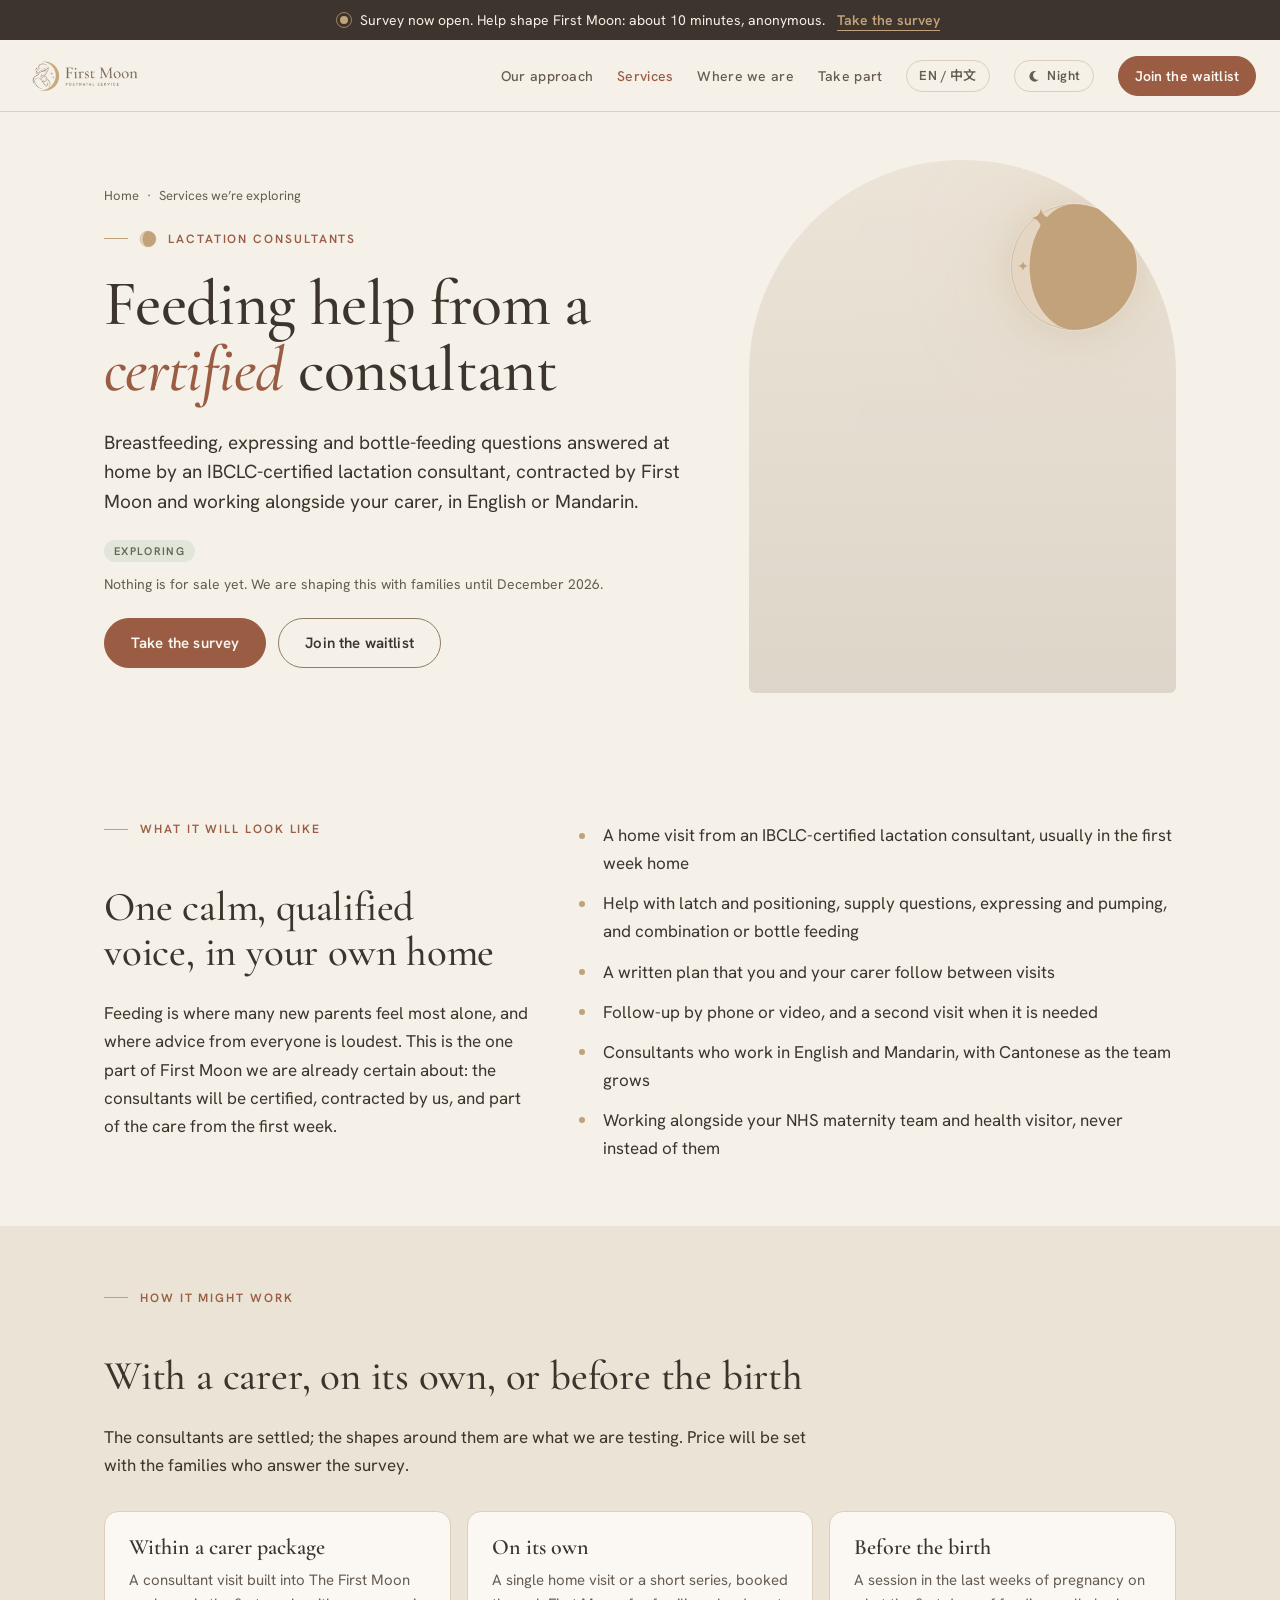
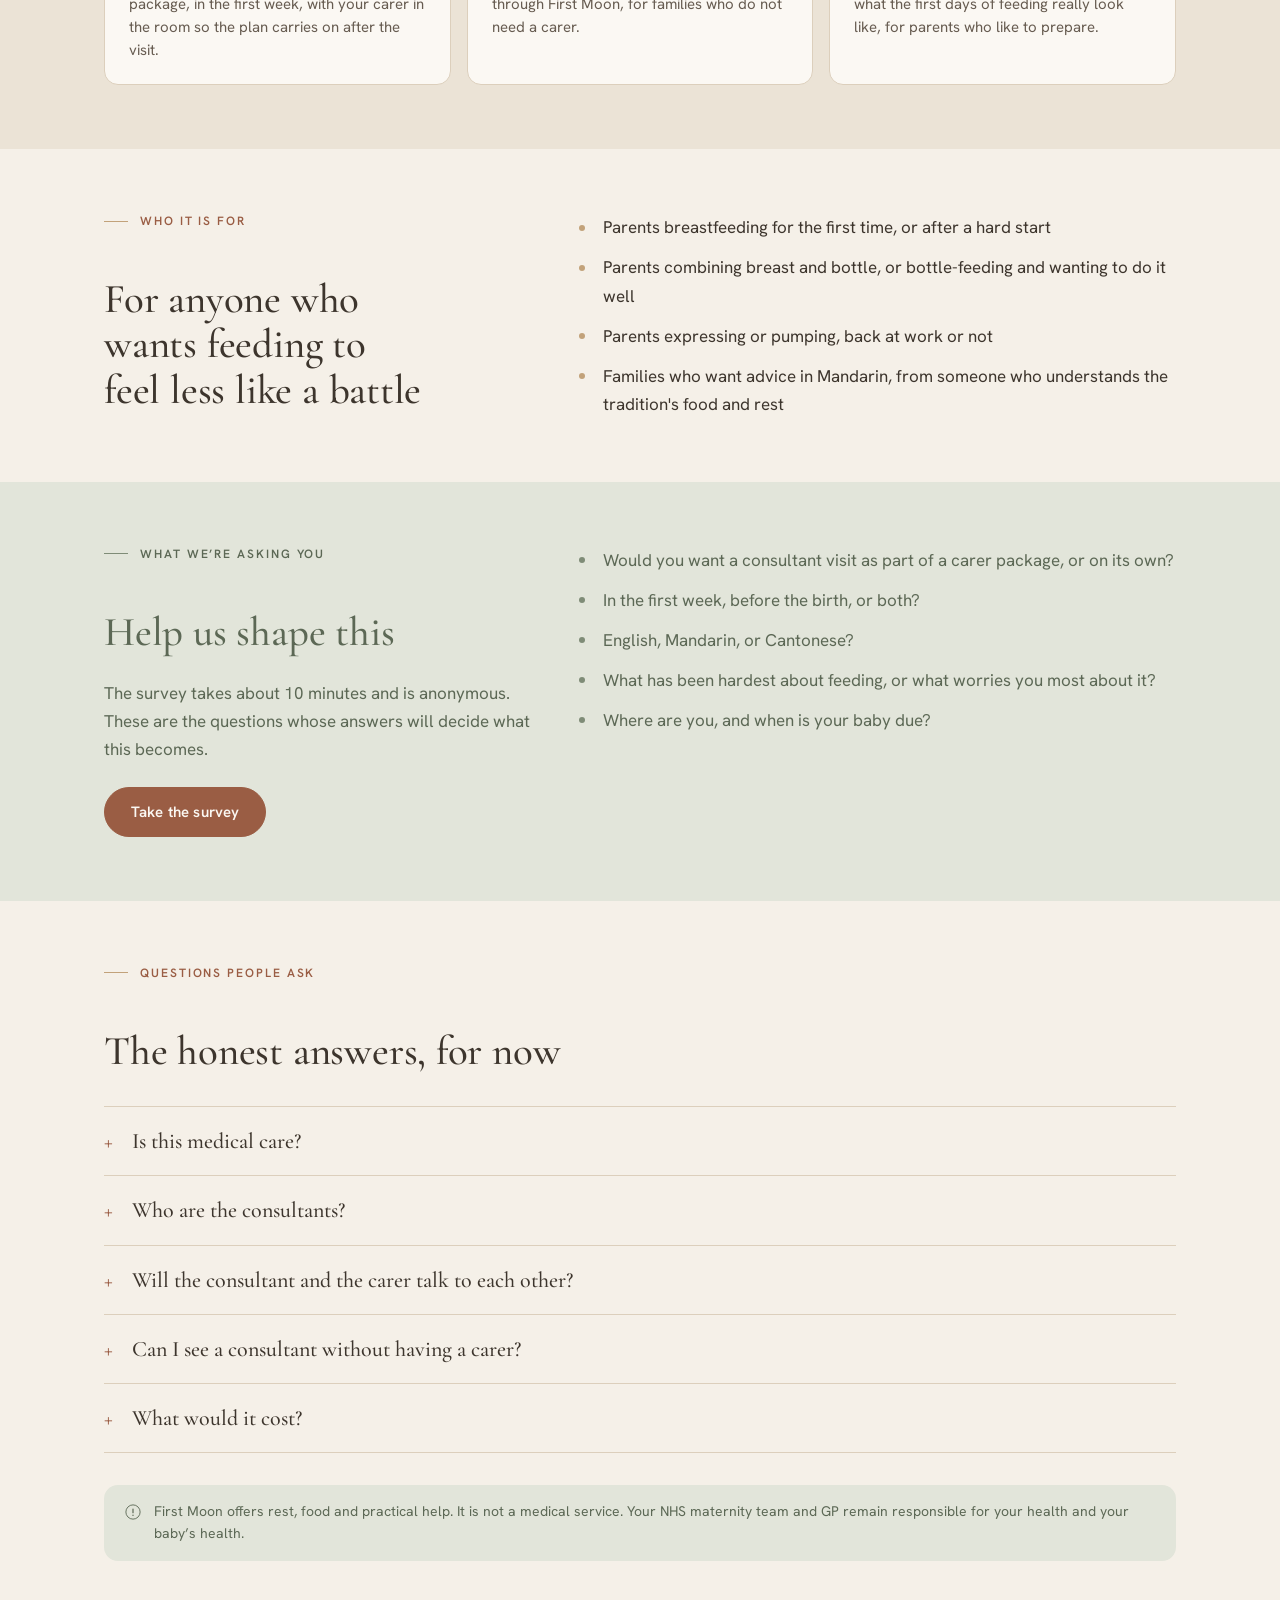
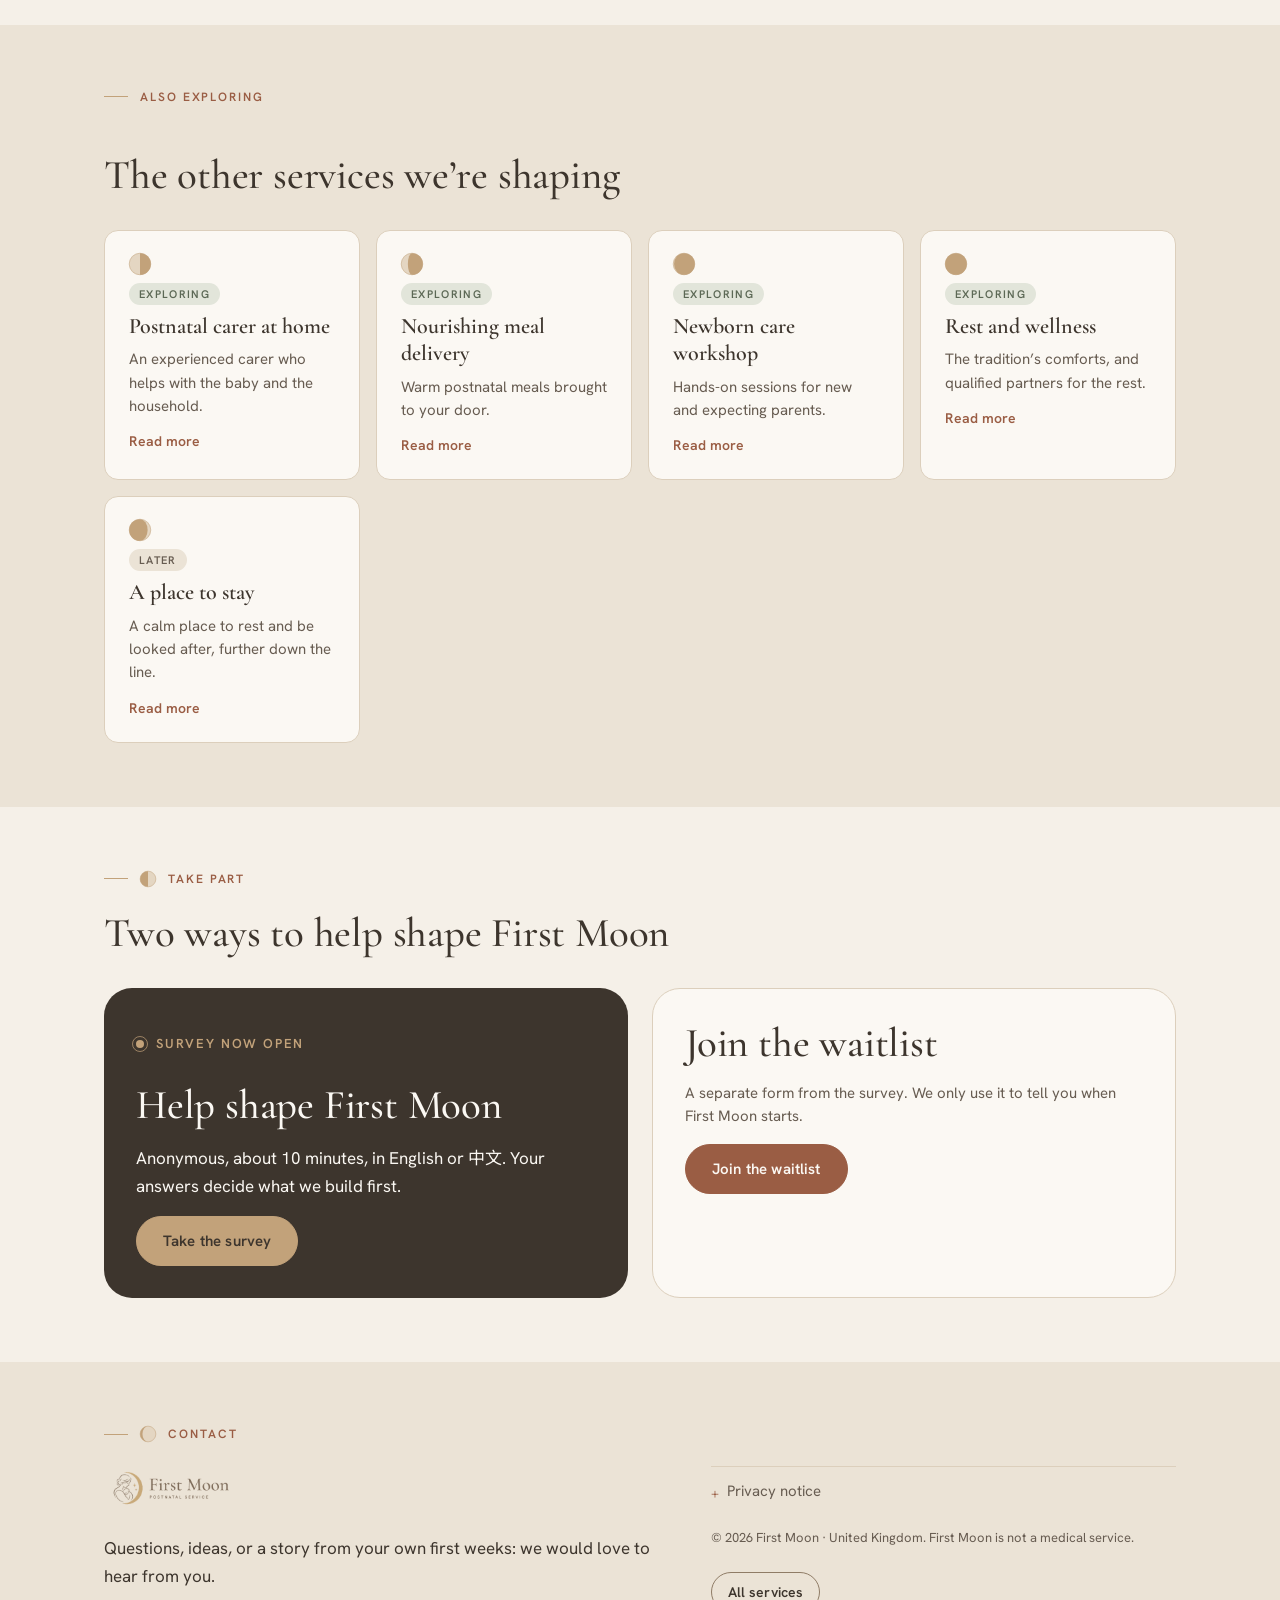
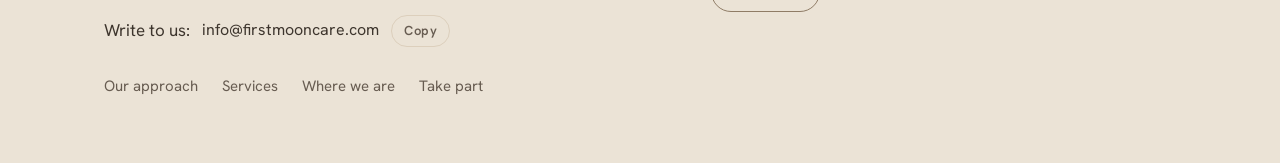
<file: services/lactation.html>
<!doctype html>
<html lang="en-GB" data-home="../">
<head>
<meta charset="utf-8">
<meta name="viewport" content="width=device-width, initial-scale=1, viewport-fit=cover">
<title>Lactation consultant at home | First Moon 初月</title>
<meta name="description" content="Breastfeeding, expressing and bottle-feeding help at home from an IBCLC-certified lactation consultant, working alongside your carer, in English or Mandarin.">
<link rel="alternate" hreflang="en" href="https://firstmooncare.com/services/lactation.html">
<link rel="alternate" hreflang="zh" href="https://firstmooncare.com/services/lactation.html?lang=zh">
<link rel="alternate" hreflang="x-default" href="https://firstmooncare.com/services/lactation.html">
<script>/* canonical: this page, in the language its address asks for */(function(){var z=/[?&]lang=zh(&|$)/.test(location.search),a=document.querySelector('link[hreflang="'+(z?'zh':'en')+'"]'),c=document.createElement('link');c.rel='canonical';c.href=a.href;document.head.appendChild(c);if(z)document.documentElement.lang='zh-Hant';})();</script>
<meta name="theme-color" content="#F5F0E8">
<meta property="og:type" content="website">
<meta property="og:site_name" content="First Moon 初月">
<meta property="og:locale" content="en_GB">
<meta property="og:url" content="https://firstmooncare.com/services/lactation.html">
<meta property="og:title" content="Lactation consultant at home | First Moon 初月">
<meta property="og:description" content="Breastfeeding, expressing and bottle-feeding help at home from an IBCLC-certified lactation consultant, working alongside your carer, in English or Mandarin.">
<meta property="og:image" content="https://firstmooncare.com/assets/og-image.jpg">
<meta property="og:image:width" content="1200">
<meta property="og:image:height" content="630">
<meta property="og:image:alt" content="First Moon 初月: Because every new mother deserves rest. Postnatal care at home in the UK.">
<meta name="twitter:card" content="summary_large_image">
<link rel="preconnect" href="https://fonts.googleapis.com">
<link rel="preconnect" href="https://fonts.gstatic.com" crossorigin>
<link rel="stylesheet" href="https://fonts.googleapis.com/css2?family=Cormorant+Garamond:ital,wght@0,400;0,500;0,600;1,400;1,500&family=Hanken+Grotesk:wght@400;500;600&family=Noto+Serif+TC:wght@400;600&family=Noto+Sans+TC:wght@400;500&display=swap">
<link rel="stylesheet" href="../assets/site.css">
<link rel="icon" type="image/png" href="../assets/favicon.png">
<link rel="apple-touch-icon" href="../assets/apple-touch-icon.png">
<script type="application/ld+json">{ "@context": "https://schema.org", "@type": "BreadcrumbList", "itemListElement": [ { "@type": "ListItem", "position": 1, "name": "First Moon", "item": "https://firstmooncare.com/" }, { "@type": "ListItem", "position": 2, "name": "Lactation consultants", "item": "https://firstmooncare.com/services/lactation.html" } ] }</script>
</head>
<body>
<div class="rp" id="rp" aria-hidden="true"></div>
<div class="announce" role="region" aria-label="Announcement"><span class="live" aria-hidden="true"></span><span data-i="announce">Survey now open. Help shape First Moon: about 10 minutes, anonymous.</span><a data-href="survey" href="../#takepart" data-i="announce_cta">Take the survey</a></div>
<header class="bar">
  <a class="logo" href="../" aria-label="First Moon, home"><img class="logo-day" src="../assets/lockup-day.png" alt="First Moon — postnatal service" width="398" height="132"><img class="logo-night" src="../assets/lockup-night.png" alt="" width="398" height="132" aria-hidden="true" loading="lazy" decoding="async"></a>
  <nav class="nav" aria-label="Site">
    <a class="link" href="../#approach" data-i="nav_approach">Our approach</a>
    <a class="link" href="../#services" data-i="nav_services" aria-current="page">Services</a>
    <a class="link" href="../#where" data-i="nav_where">Where we are</a>
    <a class="link" href="../#takepart" data-i="nav_takepart">Take part</a>
    <button class="pill lang" type="button" id="lang-btn" aria-label="Switch language">EN / 中文</button>
    <button class="pill theme" type="button" id="theme-btn" aria-pressed="false"><svg viewBox="0 0 16 16" aria-hidden="true"><path d="M10.5 2.5a6 6 0 1 0 3 9.6A5 5 0 0 1 10.5 2.5z" fill="currentColor"/></svg><span data-i="theme_night">Night</span></button>
    <a class="btn small" data-href="waitlist" href="../#waitlist" data-i="nav_waitlist">Join the waitlist</a>
  </nav>
</header>

<main>
  <section class="hero wrap">
    <div class="grid">
      <div class="col">
        <p class="breadcrumb"><a href="../" data-i="crumb_home">Home</a><span><a href="../#services" data-i="crumb_services">Services we’re exploring</a></span></p>
        <div>
          <p class="eyebrow label"><svg class="ph" viewBox="-102 -102 204 204" aria-hidden="true"><circle class="shade" r="100"></circle><path class="lit" data-p="0.375"></path><circle class="rim" r="100"></circle></svg><span data-i="eyebrow">Lactation consultants</span></p>
          <h1 class="display" data-i="title_html" data-html>Feeding help from a <em>certified</em> consultant</h1>
        </div>
        <p class="lede" data-i="lede">Breastfeeding, expressing and bottle-feeding questions answered at home by an IBCLC-certified lactation consultant, contracted by First Moon and working alongside your carer, in English or Mandarin.</p>
        <div class="tagline"><span class="tag" data-i="tag_exploring">Exploring</span><span class="note" data-i="status_note">Nothing is for sale yet. We are shaping this with families until December 2026.</span></div>
        <div class="actions"><a class="btn" data-href="survey" href="../#takepart" data-i="cta_survey">Take the survey</a><a class="btn ghost" data-href="waitlist" href="../#waitlist" data-i="cta_waitlist">Join the waitlist</a></div>
      </div>
      <figure class="photo arch" data-slot="lactation" aria-hidden="true">
        <figcaption class="ph-label" data-i="ph_hero">Photo: a consultant sitting with a mother and her baby at home</figcaption>
        <div class="moon-s"><div class="glow-m"></div><svg class="moon-svg" viewBox="-102 -102 204 204" aria-hidden="true"><circle class="shade" r="100"></circle><path class="lit" data-p="0.375"></path><circle class="rim" r="100"></circle></svg></div>
        <svg class="spark" viewBox="0 0 24 24" width="20" height="20" style="left:66%;top:9%"><path d="M12 0C12.5 6.9 17.1 11.5 24 12C17.1 12.5 12.5 17.1 12 24C11.5 17.1 6.9 12.5 0 12C6.9 11.5 11.5 6.9 12 0Z"/></svg>
        <svg class="spark" viewBox="0 0 24 24" width="10" height="10" style="left:63%;top:19%"><path d="M12 0C12.5 6.9 17.1 11.5 24 12C17.1 12.5 12.5 17.1 12 24C11.5 17.1 6.9 12.5 0 12C6.9 11.5 11.5 6.9 12 0Z"/></svg>
      </figure>
    </div>
  </section>

  <section class="section">
    <div class="wrap two-col">
      <div class="col fx">
        <p class="eyebrow label" data-i="look_eyebrow">What it will look like</p>
        <h2 class="title" data-i="look_title">One calm, qualified voice, in your own home</h2>
        <p class="body" data-i="look_p">Feeding is where many new parents feel most alone, and where advice from everyone is loudest. This is the one part of First Moon we are already certain about: the consultants will be certified, contracted by us, and part of the care from the first week.</p>
      </div>
      <ul class="list body fx">
        <li data-i="look_1">A home visit from an IBCLC-certified lactation consultant, usually in the first week home</li><li data-i="look_2">Help with latch and positioning, supply questions, expressing and pumping, and combination or bottle feeding</li><li data-i="look_3">A written plan that you and your carer follow between visits</li><li data-i="look_4">Follow-up by phone or video, and a second visit when it is needed</li><li data-i="look_5">Consultants who work in English and Mandarin, with Cantonese as the team grows</li><li data-i="look_6">Working alongside your NHS maternity team and health visitor, never instead of them</li>
      </ul>
    </div>
  </section>

  <section class="section band">
    <div class="wrap">
      <div class="col fx" style="max-width:720px">
        <p class="eyebrow label" data-i="how_eyebrow">How it might work</p>
        <h2 class="title" data-i="how_title">With a carer, on its own, or before the birth</h2>
        <p class="body" data-i="how_p">The consultants are settled; the shapes around them are what we are testing. Price will be set with the families who answer the survey.</p>
      </div>
      <div class="cards fx" style="margin-top:var(--space-8)">
        <div class="card"><h3 class="heading" data-i="how_1">Within a carer package</h3><p data-i="how_1_p">A consultant visit built into The First Moon package, in the first week, with your carer in the room so the plan carries on after the visit.</p></div>
        <div class="card"><h3 class="heading" data-i="how_2">On its own</h3><p data-i="how_2_p">A single home visit or a short series, booked through First Moon, for families who do not need a carer.</p></div>
        <div class="card"><h3 class="heading" data-i="how_3">Before the birth</h3><p data-i="how_3_p">A session in the last weeks of pregnancy on what the first days of feeding really look like, for parents who like to prepare.</p></div>
      </div>
    </div>
  </section>

  <section class="section">
    <div class="wrap two-col">
      <div class="col fx">
        <p class="eyebrow label" data-i="who_eyebrow">Who it is for</p>
        <h2 class="title" data-i="who_title">For anyone who wants feeding to feel less like a battle</h2>
      </div>
      <ul class="list body fx">
        <li data-i="who_1">Parents breastfeeding for the first time, or after a hard start</li><li data-i="who_2">Parents combining breast and bottle, or bottle-feeding and wanting to do it well</li><li data-i="who_3">Parents expressing or pumping, back at work or not</li><li data-i="who_4">Families who want advice in Mandarin, from someone who understands the tradition's food and rest</li>
      </ul>
    </div>
  </section>

  <section class="section sage">
    <div class="wrap ask">
      <div class="col fx">
        <p class="eyebrow label" data-i="ask_eyebrow">What we’re asking you</p>
        <h2 class="title" data-i="ask_title">Help us shape this</h2>
        <p class="body" data-i="ask_p">The survey takes about 10 minutes and is anonymous. These are the questions whose answers will decide what this becomes.</p>
        <div class="actions"><a class="btn" data-href="survey" href="../#takepart" data-i="cta_survey">Take the survey</a></div>
      </div>
      <ul class="list body fx">
        <li data-i="ask_1">Would you want a consultant visit as part of a carer package, or on its own?</li><li data-i="ask_2">In the first week, before the birth, or both?</li><li data-i="ask_3">English, Mandarin, or Cantonese?</li><li data-i="ask_4">What has been hardest about feeding, or what worries you most about it?</li><li data-i="ask_5">Where are you, and when is your baby due?</li>
      </ul>
    </div>
  </section>

  <section class="section">
    <div class="wrap">
      <div class="col fx" style="max-width:720px">
        <p class="eyebrow label" data-i="faq_eyebrow">Questions people ask</p>
        <h2 class="title" data-i="faq_title">The honest answers, for now</h2>
      </div>
      <div class="faq fx" style="margin-top:var(--space-8)">
        <details><summary data-i="faq_1_q">Is this medical care?</summary><p data-i="faq_1_a">A lactation consultant is a qualified professional, and feeding advice is exactly what an IBCLC is certified to give. First Moon itself is still not a medical service: your NHS maternity team and GP remain responsible for your health and your baby's health, and the consultant will send you to them for anything that needs a doctor.</p></details>
        <details><summary data-i="faq_2_q">Who are the consultants?</summary><p data-i="faq_2_a">Certified lactation consultants holding the IBCLC, the international standard, contracted by First Moon rather than found for you. We will name each of them, with their certification, when the service opens.</p></details>
        <details><summary data-i="faq_3_q">Will the consultant and the carer talk to each other?</summary><p data-i="faq_3_a">Yes, with your permission. The plan from the visit is shared with your carer, so the help carries on between visits instead of stopping at the door.</p></details>
        <details><summary data-i="faq_4_q">Can I see a consultant without having a carer?</summary><p data-i="faq_4_a">That is one of the shapes we are testing. Tell us in the survey.</p></details>
        <details><summary data-i="faq_5_q">What would it cost?</summary><p data-i="faq_5_a">Not set yet, and it will differ depending on whether the visit is part of a package. The survey asks what would feel fair.</p></details>
      </div>
      <div class="care fx" style="margin-top:var(--space-8)"><svg viewBox="0 0 24 24" aria-hidden="true"><circle cx="12" cy="12" r="9.5" fill="none" stroke="currentColor" stroke-width="1.2"/><path d="M12 8v5M12 16v.5" stroke="currentColor" stroke-width="1.6" stroke-linecap="round"/></svg><span data-i="care">First Moon offers rest, food and practical help. It is not a medical service. Your NHS maternity team and GP remain responsible for your health and your baby’s health.</span></div>
    </div>
  </section>

  <section class="section band">
    <div class="wrap">
      <div class="col fx" style="max-width:720px">
        <p class="eyebrow label" data-i="others_eyebrow">Also exploring</p>
        <h2 class="title" data-i="others_title">The other services we’re shaping</h2>
      </div>
      <div class="cards others" style="margin-top:var(--space-8)">
        <a class="card fx" href="carer.html"><svg class="ph" viewBox="-102 -102 204 204" aria-hidden="true"><circle class="shade" r="100"></circle><path class="lit" data-p="0.25"></path><circle class="rim" r="100"></circle></svg><span class="tag" data-i="tag_exploring">Exploring</span><h3 class="heading" data-i="sv_carer">Postnatal carer at home</h3><p data-i="sv_carer_p">An experienced carer who helps with the baby and the household.</p><span class="more" data-i="more">Read more</span></a>
        <a class="card fx" href="meals.html"><svg class="ph" viewBox="-102 -102 204 204" aria-hidden="true"><circle class="shade" r="100"></circle><path class="lit" data-p="0.3125"></path><circle class="rim" r="100"></circle></svg><span class="tag" data-i="tag_exploring">Exploring</span><h3 class="heading" data-i="sv_meals">Nourishing meal delivery</h3><p data-i="sv_meals_p">Warm postnatal meals brought to your door.</p><span class="more" data-i="more">Read more</span></a>
        <a class="card fx" href="workshop.html"><svg class="ph" viewBox="-102 -102 204 204" aria-hidden="true"><circle class="shade" r="100"></circle><path class="lit" data-p="0.4375"></path><circle class="rim" r="100"></circle></svg><span class="tag" data-i="tag_exploring">Exploring</span><h3 class="heading" data-i="sv_workshop">Newborn care workshop</h3><p data-i="sv_workshop_p">Hands-on sessions for new and expecting parents.</p><span class="more" data-i="more">Read more</span></a>
        <a class="card fx" href="wellness.html"><svg class="ph" viewBox="-102 -102 204 204" aria-hidden="true"><circle class="shade" r="100"></circle><path class="lit" data-p="0.5"></path><circle class="rim" r="100"></circle></svg><span class="tag" data-i="tag_exploring">Exploring</span><h3 class="heading" data-i="sv_wellness">Rest and wellness</h3><p data-i="sv_wellness_p">The tradition’s comforts, and qualified partners for the rest.</p><span class="more" data-i="more">Read more</span></a>
        <a class="card fx" href="stay.html"><svg class="ph" viewBox="-102 -102 204 204" aria-hidden="true"><circle class="shade" r="100"></circle><path class="lit" data-p="0.625"></path><circle class="rim" r="100"></circle></svg><span class="tag later" data-i="tag_later">Later</span><h3 class="heading" data-i="sv_stay">A place to stay</h3><p data-i="sv_stay_p">A calm place to rest and be looked after, further down the line.</p><span class="more" data-i="more">Read more</span></a>
      </div>
    </div>
  </section>

  <section class="section" id="takepart">
    <div class="wrap">
      <p class="eyebrow label"><svg class="ph" viewBox="-102 -102 204 204" aria-hidden="true"><circle class="shade" r="100"></circle><path class="lit" data-p="0.75"></path><circle class="rim" r="100"></circle></svg><span data-i="tp_eyebrow">Take part</span></p>
      <h2 class="title" data-i="tp_title">Two ways to help shape First Moon</h2>
      <div class="takepart" style="margin-top:var(--space-8)">
        <div class="survey fx">
          <p class="status"><span class="live" aria-hidden="true"></span><span data-i="survey_status">Survey now open</span></p>
          <h3 class="title" data-i="survey_title">Help shape First Moon</h3>
          <p class="body" data-i="survey_p">Anonymous, about 10 minutes, in English or 中文. Your answers decide what we build first.</p>
          <div class="actions"><a class="btn gold" data-href="survey" href="../#takepart" data-i="cta_survey">Take the survey</a></div>
        </div>
        <div class="wait fx">
          <h3 class="title" data-i="wait_title">Join the waitlist</h3>
          <p class="small" data-i="wait_p">A separate form from the survey. We only use it to tell you when First Moon starts.</p>
          <div class="actions"><a class="btn" data-href="waitlist" href="../#waitlist" data-i="wait_cta">Join the waitlist</a></div>
        </div>
      </div>
    </div>
  </section>
</main>

<footer class="section band" id="contact">
  <div class="wrap">
    <p class="eyebrow label"><svg class="ph" viewBox="-102 -102 204 204" aria-hidden="true"><circle class="shade" r="100"></circle><path class="lit" data-p="0.875"></path><circle class="rim" r="100"></circle></svg><span data-i="contact_eyebrow">Contact</span></p>
    <div class="contact">
      <div class="col">
        <div class="foot-logo"><img class="logo-day" src="../assets/lockup-day.png" alt="First Moon — postnatal service" width="398" height="132" loading="lazy" decoding="async"><img class="logo-night" src="../assets/lockup-night.png" alt="" aria-hidden="true" width="398" height="132" loading="lazy" decoding="async"></div>
        <p class="body" data-i="contact_p">Questions, ideas, or a story from your own first weeks: we would love to hear from you.</p>
        <p class="email body"><span data-i="contact_label">Write to us:</span> <code data-email>info@firstmooncare.com</code><button class="pill" type="button" id="copy-btn" data-i="copy">Copy</button></p>
        <ul class="foot-links">
          <li><a href="../#approach" data-i="nav_approach">Our approach</a></li>
          <li><a href="../#services" data-i="nav_services">Services</a></li>
          <li><a href="../#where" data-i="nav_where">Where we are</a></li>
          <li><a href="../#takepart" data-i="nav_takepart">Take part</a></li>
        </ul>
      </div>
      <div class="col">
        <details class="privacy"><summary data-i="privacy_title">Privacy notice</summary><p data-i="privacy_p">The survey is anonymous: your answers are not stored with your name or contact details. The waitlist form collects your first name, email address and preferred language, and your due month if you choose to share it, only so we can tell you when First Moon starts. Both forms run on Google Forms. We do not use tracking or cookies. Email us at any time to have your details removed.</p><a class="privacy-link" href="../privacy.html" data-i="privacy_link">Read the full privacy notice</a></details>
        <p class="legal" data-i="legal">© 2026 First Moon · United Kingdom. First Moon is not a medical service.</p>
        <a class="btn ghost small" href="../#services" data-i="cta_back" style="justify-self:start">All services</a>
      </div>
    </div>
  </div>
</footer>

<script src="../assets/config.js"></script>
<script>window.FM_I18N = {"head": {"en":{"title":"Lactation consultant at home | First Moon 初月","description":"Breastfeeding, expressing and bottle-feeding help at home from an IBCLC-certified lactation consultant, working alongside your carer, in English or Mandarin."},"zh":{"title":"到府哺乳諮詢師｜初月 First Moon","description":"親餵、擠乳與瓶餵的問題，由 IBCLC 認證哺乳諮詢師到府解答，與您的照護者並肩合作，以英文或華語進行。"}}, "title": {"en": "Lactation consultants", "zh": "哺乳諮詢師"}, "en": {"eyebrow": "Lactation consultants", "title_html": "Feeding help from a <em>certified</em> consultant", "lede": "Breastfeeding, expressing and bottle-feeding questions answered at home by an IBCLC-certified lactation consultant, contracted by First Moon and working alongside your carer, in English or Mandarin.", "ph_hero": "Photo: a consultant sitting with a mother and her baby at home", "look_eyebrow": "What it will look like", "look_title": "One calm, qualified voice, in your own home", "look_p": "Feeding is where many new parents feel most alone, and where advice from everyone is loudest. This is the one part of First Moon we are already certain about: the consultants will be certified, contracted by us, and part of the care from the first week.", "look_1": "A home visit from an IBCLC-certified lactation consultant, usually in the first week home", "look_2": "Help with latch and positioning, supply questions, expressing and pumping, and combination or bottle feeding", "look_3": "A written plan that you and your carer follow between visits", "look_4": "Follow-up by phone or video, and a second visit when it is needed", "look_5": "Consultants who work in English and Mandarin, with Cantonese as the team grows", "look_6": "Working alongside your NHS maternity team and health visitor, never instead of them", "how_eyebrow": "How it might work", "how_title": "With a carer, on its own, or before the birth", "how_p": "The consultants are settled; the shapes around them are what we are testing. Price will be set with the families who answer the survey.", "how_1": "Within a carer package", "how_1_p": "A consultant visit built into The First Moon package, in the first week, with your carer in the room so the plan carries on after the visit.", "how_2": "On its own", "how_2_p": "A single home visit or a short series, booked through First Moon, for families who do not need a carer.", "how_3": "Before the birth", "how_3_p": "A session in the last weeks of pregnancy on what the first days of feeding really look like, for parents who like to prepare.", "who_eyebrow": "Who it is for", "who_title": "For anyone who wants feeding to feel less like a battle", "who_1": "Parents breastfeeding for the first time, or after a hard start", "who_2": "Parents combining breast and bottle, or bottle-feeding and wanting to do it well", "who_3": "Parents expressing or pumping, back at work or not", "who_4": "Families who want advice in Mandarin, from someone who understands the tradition's food and rest", "ask_1": "Would you want a consultant visit as part of a carer package, or on its own?", "ask_2": "In the first week, before the birth, or both?", "ask_3": "English, Mandarin, or Cantonese?", "ask_4": "What has been hardest about feeding, or what worries you most about it?", "ask_5": "Where are you, and when is your baby due?", "faq_eyebrow": "Questions people ask", "faq_title": "The honest answers, for now", "faq_1_q": "Is this medical care?", "faq_1_a": "A lactation consultant is a qualified professional, and feeding advice is exactly what an IBCLC is certified to give. First Moon itself is still not a medical service: your NHS maternity team and GP remain responsible for your health and your baby's health, and the consultant will send you to them for anything that needs a doctor.", "faq_2_q": "Who are the consultants?", "faq_2_a": "Certified lactation consultants holding the IBCLC, the international standard, contracted by First Moon rather than found for you. We will name each of them, with their certification, when the service opens.", "faq_3_q": "Will the consultant and the carer talk to each other?", "faq_3_a": "Yes, with your permission. The plan from the visit is shared with your carer, so the help carries on between visits instead of stopping at the door.", "faq_4_q": "Can I see a consultant without having a carer?", "faq_4_a": "That is one of the shapes we are testing. Tell us in the survey.", "faq_5_q": "What would it cost?", "faq_5_a": "Not set yet, and it will differ depending on whether the visit is part of a package. The survey asks what would feel fair."}, "zh": {"eyebrow": "哺乳諮詢師", "title_html": "來自<em>認證</em>諮詢師的餵養協助", "lede": "親餵、擠乳與瓶餵的問題，由初月簽約的 IBCLC 認證哺乳諮詢師到府解答，與您的照護者並肩合作，以英文或華語進行。", "ph_hero": "照片：諮詢師在家中與媽媽和寶寶坐在一起", "look_eyebrow": "它會是什麼樣子", "look_title": "一個平靜、專業的聲音，在您自己的家中", "look_p": "餵養是許多新手父母最感到孤單的地方，也是每個人意見最大聲的地方。這是初月目前已經確定的一部分：諮詢師將具備認證、由我們簽約，並從第一週就是照護的一部分。", "look_1": "IBCLC 認證哺乳諮詢師到府拜訪，通常在回家的第一週", "look_2": "協助含乳與姿勢、奶量問題、擠乳與吸乳器使用，以及混合餵養或瓶餵", "look_3": "一份書面計畫，讓您與照護者在兩次拜訪之間依循", "look_4": "電話或視訊追蹤，必要時安排第二次拜訪", "look_5": "諮詢師以英文與華語服務，粵語將隨團隊擴大而加入", "look_6": "與您的 NHS 產科團隊及健康訪視員並行合作，而不是取代他們", "how_eyebrow": "可能的運作方式", "how_title": "搭配照護者、單獨預約，或在產前", "how_p": "諮詢師已經確定；我們正在測試的是圍繞她們的形式。價格會和填寫問卷的家庭一起決定。", "how_1": "納入照護方案", "how_1_p": "諮詢師的拜訪納入初月方案，在第一週進行，照護者在場，讓計畫在拜訪之後持續執行。", "how_2": "單獨預約", "how_2_p": "透過初月預約一次到府拜訪或一小段系列，適合不需要照護者的家庭。", "how_3": "產前", "how_3_p": "在懷孕最後幾週安排一堂課，談談最初幾天的餵養真正的樣子，適合喜歡提前準備的父母。", "who_eyebrow": "適合誰", "who_title": "任何希望餵養不再像一場戰鬥的人", "who_1": "第一次親餵的父母，或開頭不順利的父母", "who_2": "混合餵養、或瓶餵並希望做得好的父母", "who_3": "擠乳或使用吸乳器的父母，不論是否已回到工作", "who_4": "希望以華語得到建議、並由理解傳統飲食與休養的人提供的家庭", "ask_1": "您希望諮詢師的拜訪納入照護方案，還是單獨預約？", "ask_2": "在第一週、產前，還是兩者都要？", "ask_3": "英文、華語，還是粵語？", "ask_4": "餵養最困難的是什麼？或您最擔心的是什麼？", "ask_5": "您在哪裡？預產期是什麼時候？", "faq_eyebrow": "常見問題", "faq_title": "目前能給的誠實答案", "faq_1_q": "這是醫療照護嗎？", "faq_1_a": "哺乳諮詢師是合格的專業人員，餵養建議正是 IBCLC 認證所涵蓋的範圍。但初月本身仍然不是醫療服務：您與寶寶的健康仍由您的 NHS 產科團隊與家庭醫師（GP）負責，任何需要醫師處理的情況，諮詢師都會請您向他們求助。", "faq_2_q": "諮詢師是誰？", "faq_2_a": "持有 IBCLC（國際標準）認證的哺乳諮詢師，由初月簽約，而不只是幫您找人。服務開始時，我們會逐一公布她們的姓名與認證。", "faq_3_q": "諮詢師和照護者會互相溝通嗎？", "faq_3_a": "會，在您同意的前提下。拜訪後的計畫會與您的照護者分享，讓協助在兩次拜訪之間持續，而不是在門口就停止。", "faq_4_q": "沒有照護者，也可以約諮詢師嗎？", "faq_4_a": "這是我們正在測試的形式之一。請在問卷中告訴我們。", "faq_5_q": "費用是多少？", "faq_5_a": "尚未訂定，也會依拜訪是否納入方案而不同。問卷會詢問您認為合理的價格。"}};</script>
<script src="../assets/site.js"></script>
</body>
</html>
</file>
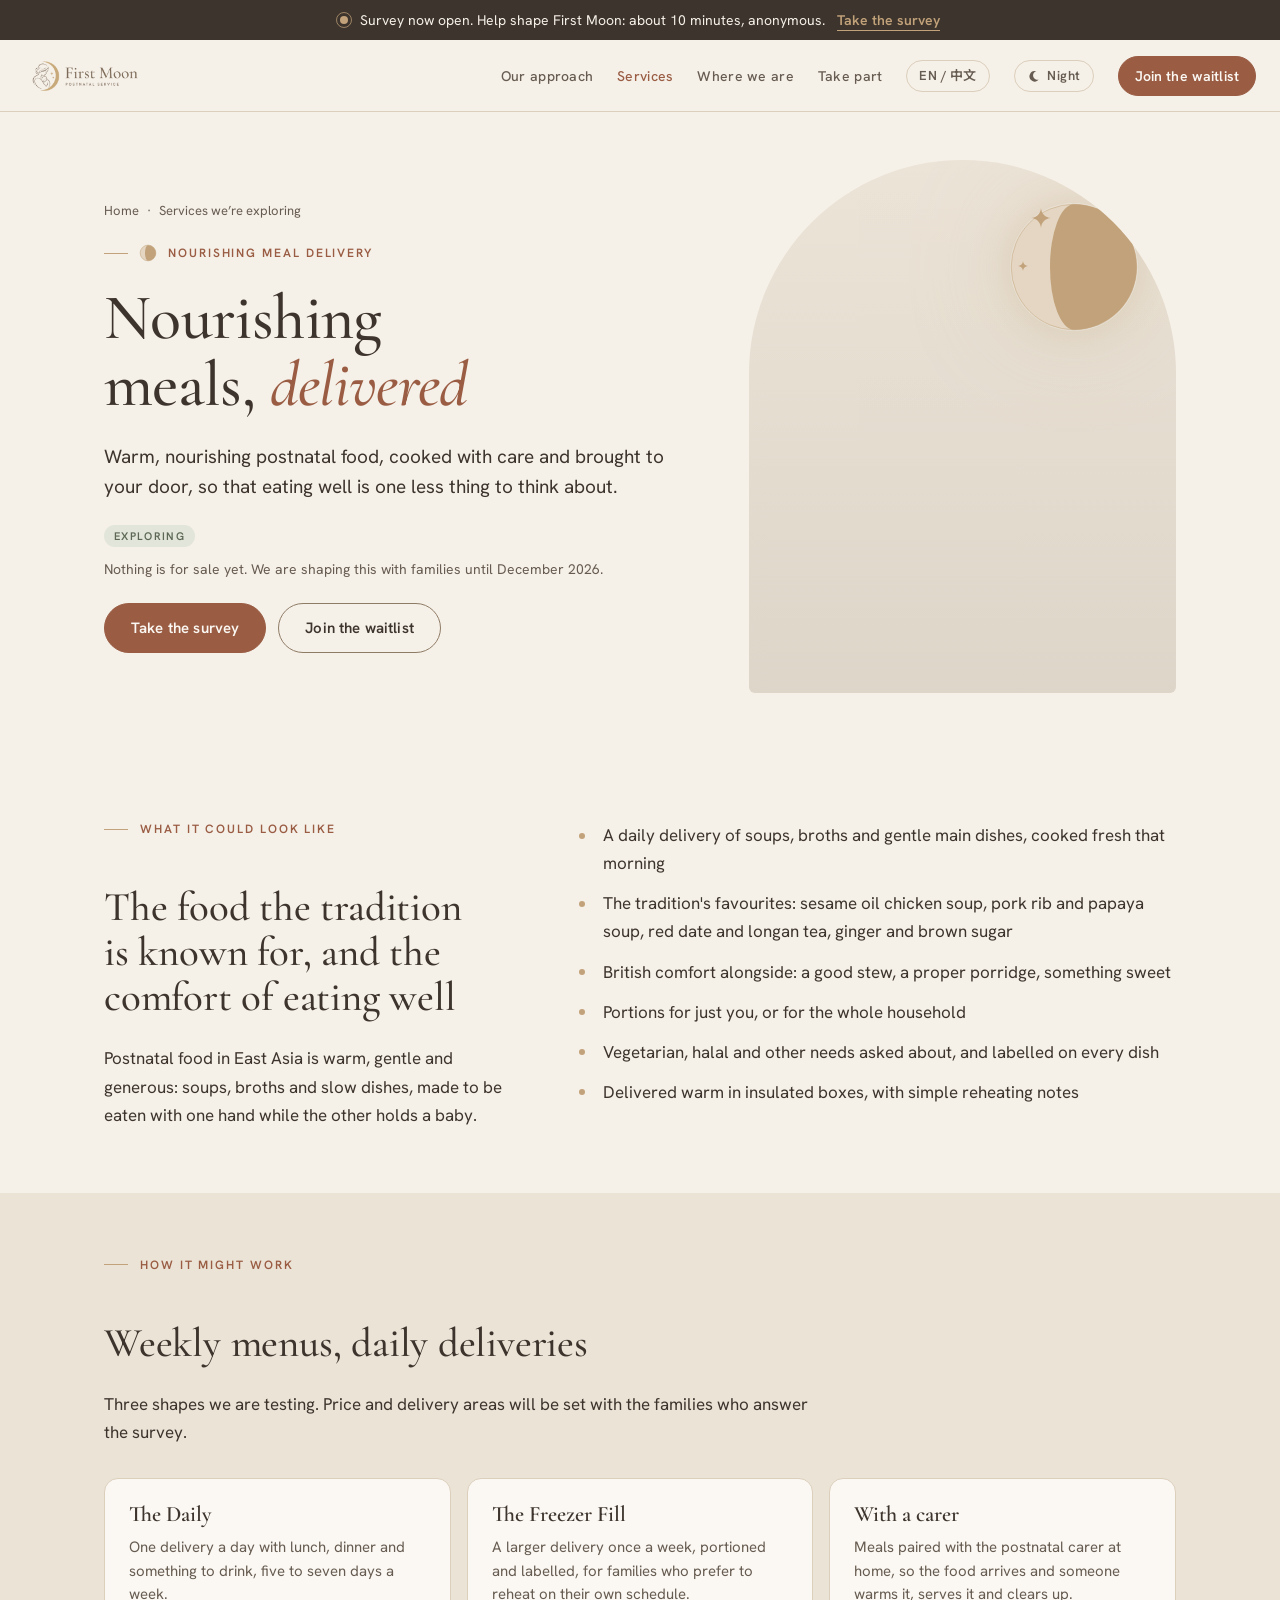
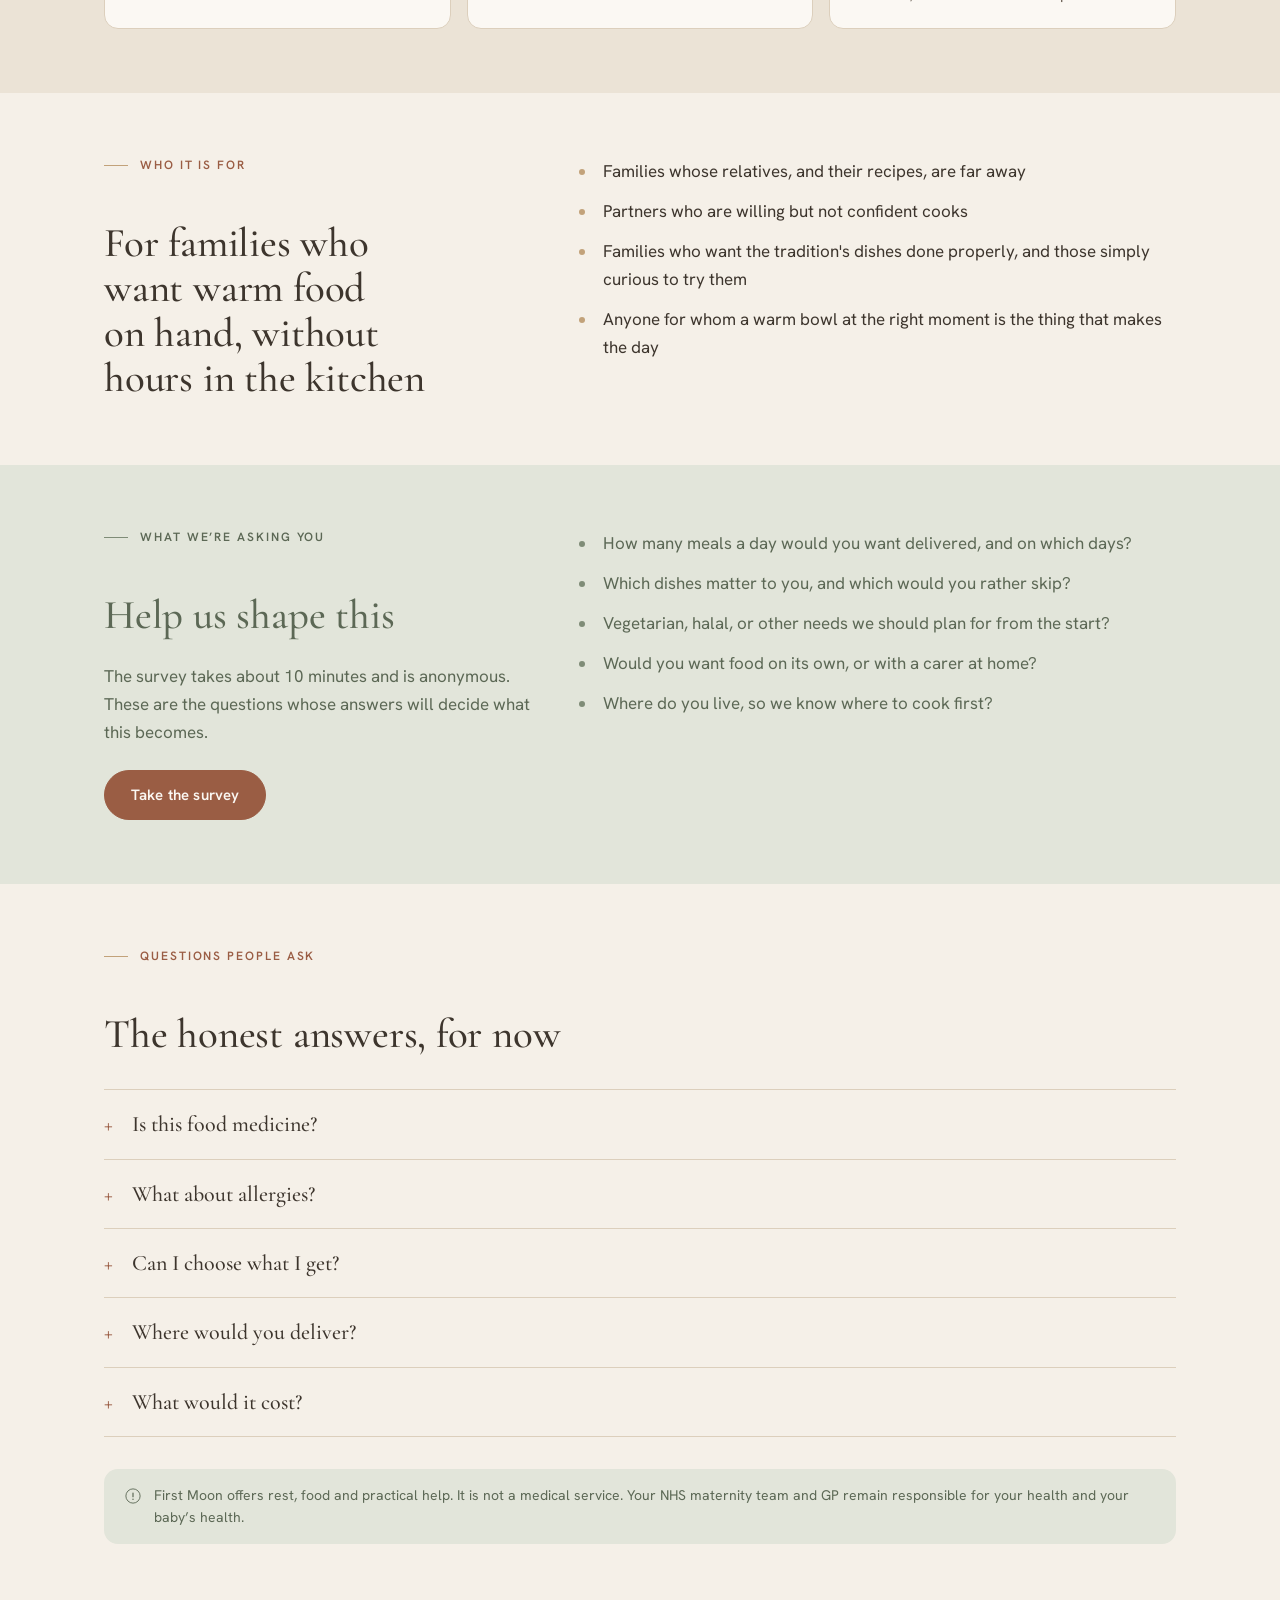
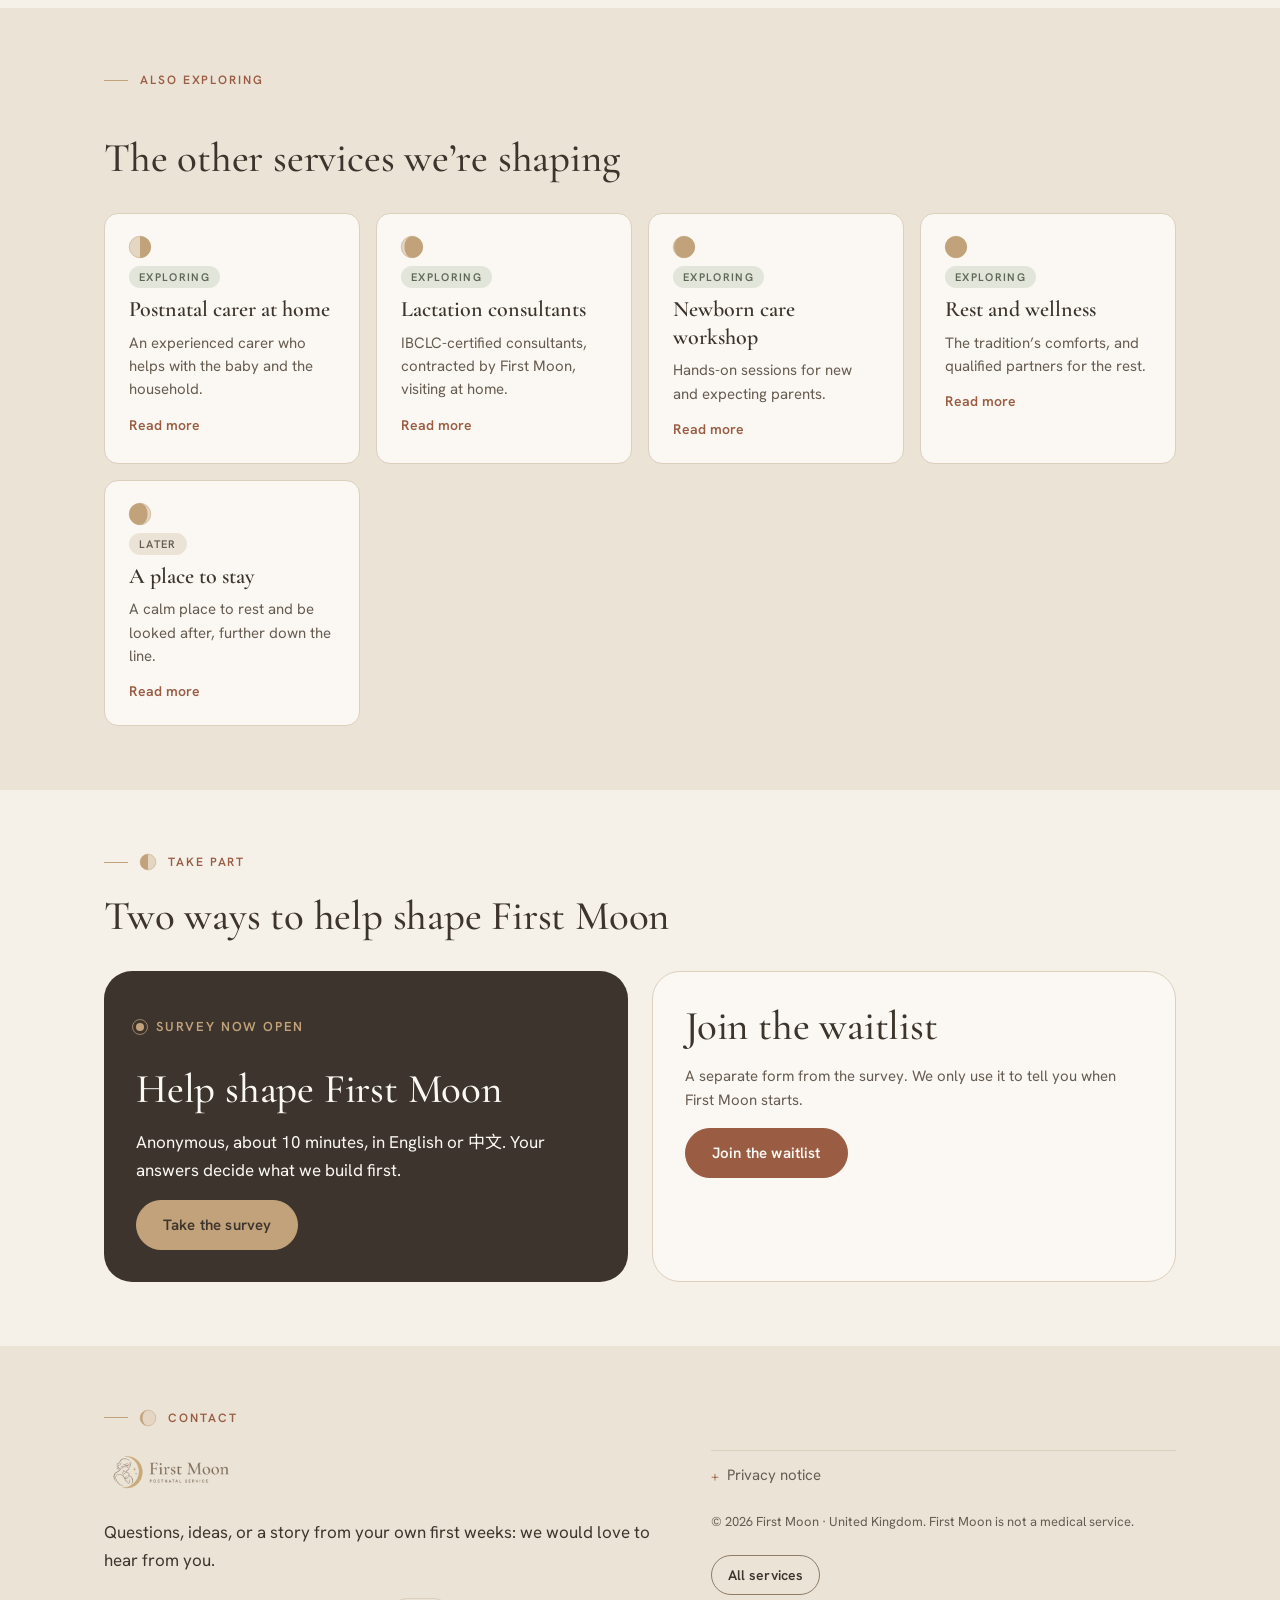
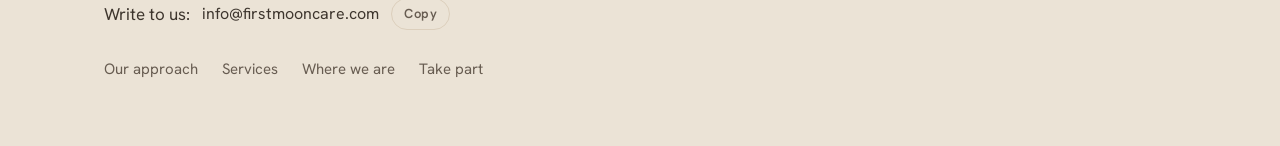
<file: services/meals.html>
<!doctype html>
<html lang="en-GB" data-home="../">
<head>
<meta charset="utf-8">
<meta name="viewport" content="width=device-width, initial-scale=1, viewport-fit=cover">
<title>Postnatal meal delivery in the UK | First Moon 初月</title>
<meta name="description" content="Warm, nourishing postnatal meals in the 坐月子 tradition, cooked with care and delivered to your door in the weeks after birth.">
<link rel="alternate" hreflang="en" href="https://firstmooncare.com/services/meals.html">
<link rel="alternate" hreflang="zh" href="https://firstmooncare.com/services/meals.html?lang=zh">
<link rel="alternate" hreflang="x-default" href="https://firstmooncare.com/services/meals.html">
<script>/* canonical: this page, in the language its address asks for */(function(){var z=/[?&]lang=zh(&|$)/.test(location.search),a=document.querySelector('link[hreflang="'+(z?'zh':'en')+'"]'),c=document.createElement('link');c.rel='canonical';c.href=a.href;document.head.appendChild(c);if(z)document.documentElement.lang='zh-Hant';})();</script>
<meta name="theme-color" content="#F5F0E8">
<meta property="og:type" content="website">
<meta property="og:site_name" content="First Moon 初月">
<meta property="og:locale" content="en_GB">
<meta property="og:url" content="https://firstmooncare.com/services/meals.html">
<meta property="og:title" content="Postnatal meal delivery in the UK | First Moon 初月">
<meta property="og:description" content="Warm, nourishing postnatal meals in the 坐月子 tradition, cooked with care and delivered to your door in the weeks after birth.">
<meta property="og:image" content="https://firstmooncare.com/assets/og-image.jpg">
<meta property="og:image:width" content="1200">
<meta property="og:image:height" content="630">
<meta property="og:image:alt" content="First Moon 初月: Because every new mother deserves rest. Postnatal care at home in the UK.">
<meta name="twitter:card" content="summary_large_image">
<link rel="preconnect" href="https://fonts.googleapis.com">
<link rel="preconnect" href="https://fonts.gstatic.com" crossorigin>
<link rel="stylesheet" href="https://fonts.googleapis.com/css2?family=Cormorant+Garamond:ital,wght@0,400;0,500;0,600;1,400;1,500&family=Hanken+Grotesk:wght@400;500;600&family=Noto+Serif+TC:wght@400;600&family=Noto+Sans+TC:wght@400;500&display=swap">
<link rel="stylesheet" href="../assets/site.css">
<link rel="icon" type="image/png" href="../assets/favicon.png">
<link rel="apple-touch-icon" href="../assets/apple-touch-icon.png">
<script type="application/ld+json">{ "@context": "https://schema.org", "@type": "BreadcrumbList", "itemListElement": [ { "@type": "ListItem", "position": 1, "name": "First Moon", "item": "https://firstmooncare.com/" }, { "@type": "ListItem", "position": 2, "name": "Nourishing meal delivery", "item": "https://firstmooncare.com/services/meals.html" } ] }</script>
</head>
<body>
<div class="rp" id="rp" aria-hidden="true"></div>
<div class="announce" role="region" aria-label="Announcement"><span class="live" aria-hidden="true"></span><span data-i="announce">Survey now open. Help shape First Moon: about 10 minutes, anonymous.</span><a data-href="survey" href="../#takepart" data-i="announce_cta">Take the survey</a></div>
<header class="bar">
  <a class="logo" href="../" aria-label="First Moon, home"><img class="logo-day" src="../assets/lockup-day.png" alt="First Moon — postnatal service" width="398" height="132"><img class="logo-night" src="../assets/lockup-night.png" alt="" width="398" height="132" aria-hidden="true" loading="lazy" decoding="async"></a>
  <nav class="nav" aria-label="Site">
    <a class="link" href="../#approach" data-i="nav_approach">Our approach</a>
    <a class="link" href="../#services" data-i="nav_services" aria-current="page">Services</a>
    <a class="link" href="../#where" data-i="nav_where">Where we are</a>
    <a class="link" href="../#takepart" data-i="nav_takepart">Take part</a>
    <button class="pill lang" type="button" id="lang-btn" aria-label="Switch language">EN / 中文</button>
    <button class="pill theme" type="button" id="theme-btn" aria-pressed="false"><svg viewBox="0 0 16 16" aria-hidden="true"><path d="M10.5 2.5a6 6 0 1 0 3 9.6A5 5 0 0 1 10.5 2.5z" fill="currentColor"/></svg><span data-i="theme_night">Night</span></button>
    <a class="btn small" data-href="waitlist" href="../#waitlist" data-i="nav_waitlist">Join the waitlist</a>
  </nav>
</header>

<main>
  <section class="hero wrap">
    <div class="grid">
      <div class="col">
        <p class="breadcrumb"><a href="../" data-i="crumb_home">Home</a><span><a href="../#services" data-i="crumb_services">Services we’re exploring</a></span></p>
        <div>
          <p class="eyebrow label"><svg class="ph" viewBox="-102 -102 204 204" aria-hidden="true"><circle class="shade" r="100"></circle><path class="lit" data-p="0.3125"></path><circle class="rim" r="100"></circle></svg><span data-i="eyebrow">Nourishing meal delivery</span></p>
          <h1 class="display" data-i="title_html" data-html>Nourishing meals, <em>delivered</em></h1>
        </div>
        <p class="lede" data-i="lede">Warm, nourishing postnatal food, cooked with care and brought to your door, so that eating well is one less thing to think about.</p>
        <div class="tagline"><span class="tag" data-i="tag_exploring">Exploring</span><span class="note" data-i="status_note">Nothing is for sale yet. We are shaping this with families until December 2026.</span></div>
        <div class="actions"><a class="btn" data-href="survey" href="../#takepart" data-i="cta_survey">Take the survey</a><a class="btn ghost" data-href="waitlist" href="../#waitlist" data-i="cta_waitlist">Join the waitlist</a></div>
      </div>
      <figure class="photo arch" data-slot="meals" aria-hidden="true">
        <figcaption class="ph-label" data-i="ph_hero">Photo: a bowl of warm soup on a wooden table, morning light</figcaption>
        <div class="moon-s"><div class="glow-m"></div><svg class="moon-svg" viewBox="-102 -102 204 204" aria-hidden="true"><circle class="shade" r="100"></circle><path class="lit" data-p="0.3125"></path><circle class="rim" r="100"></circle></svg></div>
        <svg class="spark" viewBox="0 0 24 24" width="20" height="20" style="left:66%;top:9%"><path d="M12 0C12.5 6.9 17.1 11.5 24 12C17.1 12.5 12.5 17.1 12 24C11.5 17.1 6.9 12.5 0 12C6.9 11.5 11.5 6.9 12 0Z"/></svg>
        <svg class="spark" viewBox="0 0 24 24" width="10" height="10" style="left:63%;top:19%"><path d="M12 0C12.5 6.9 17.1 11.5 24 12C17.1 12.5 12.5 17.1 12 24C11.5 17.1 6.9 12.5 0 12C6.9 11.5 11.5 6.9 12 0Z"/></svg>
      </figure>
    </div>
  </section>

  <section class="section">
    <div class="wrap two-col">
      <div class="col fx">
        <p class="eyebrow label" data-i="look_eyebrow">What it could look like</p>
        <h2 class="title" data-i="look_title">The food the tradition is known for, and the comfort of eating well</h2>
        <p class="body" data-i="look_p">Postnatal food in East Asia is warm, gentle and generous: soups, broths and slow dishes, made to be eaten with one hand while the other holds a baby.</p>
      </div>
      <ul class="list body fx">
        <li data-i="look_1">A daily delivery of soups, broths and gentle main dishes, cooked fresh that morning</li><li data-i="look_2">The tradition's favourites: sesame oil chicken soup, pork rib and papaya soup, red date and longan tea, ginger and brown sugar</li><li data-i="look_3">British comfort alongside: a good stew, a proper porridge, something sweet</li><li data-i="look_4">Portions for just you, or for the whole household</li><li data-i="look_5">Vegetarian, halal and other needs asked about, and labelled on every dish</li><li data-i="look_6">Delivered warm in insulated boxes, with simple reheating notes</li>
      </ul>
    </div>
  </section>

  <section class="section band">
    <div class="wrap">
      <div class="col fx" style="max-width:720px">
        <p class="eyebrow label" data-i="how_eyebrow">How it might work</p>
        <h2 class="title" data-i="how_title">Weekly menus, daily deliveries</h2>
        <p class="body" data-i="how_p">Three shapes we are testing. Price and delivery areas will be set with the families who answer the survey.</p>
      </div>
      <div class="cards fx" style="margin-top:var(--space-8)">
        <div class="card"><h3 class="heading" data-i="how_1">The Daily</h3><p data-i="how_1_p">One delivery a day with lunch, dinner and something to drink, five to seven days a week.</p></div>
        <div class="card"><h3 class="heading" data-i="how_2">The Freezer Fill</h3><p data-i="how_2_p">A larger delivery once a week, portioned and labelled, for families who prefer to reheat on their own schedule.</p></div>
        <div class="card"><h3 class="heading" data-i="how_3">With a carer</h3><p data-i="how_3_p">Meals paired with the postnatal carer at home, so the food arrives and someone warms it, serves it and clears up.</p></div>
      </div>
    </div>
  </section>

  <section class="section">
    <div class="wrap two-col">
      <div class="col fx">
        <p class="eyebrow label" data-i="who_eyebrow">Who it is for</p>
        <h2 class="title" data-i="who_title">For families who want warm food on hand, without hours in the kitchen</h2>
      </div>
      <ul class="list body fx">
        <li data-i="who_1">Families whose relatives, and their recipes, are far away</li><li data-i="who_2">Partners who are willing but not confident cooks</li><li data-i="who_3">Families who want the tradition's dishes done properly, and those simply curious to try them</li><li data-i="who_4">Anyone for whom a warm bowl at the right moment is the thing that makes the day</li>
      </ul>
    </div>
  </section>

  <section class="section sage">
    <div class="wrap ask">
      <div class="col fx">
        <p class="eyebrow label" data-i="ask_eyebrow">What we’re asking you</p>
        <h2 class="title" data-i="ask_title">Help us shape this</h2>
        <p class="body" data-i="ask_p">The survey takes about 10 minutes and is anonymous. These are the questions whose answers will decide what this becomes.</p>
        <div class="actions"><a class="btn" data-href="survey" href="../#takepart" data-i="cta_survey">Take the survey</a></div>
      </div>
      <ul class="list body fx">
        <li data-i="ask_1">How many meals a day would you want delivered, and on which days?</li><li data-i="ask_2">Which dishes matter to you, and which would you rather skip?</li><li data-i="ask_3">Vegetarian, halal, or other needs we should plan for from the start?</li><li data-i="ask_4">Would you want food on its own, or with a carer at home?</li><li data-i="ask_5">Where do you live, so we know where to cook first?</li>
      </ul>
    </div>
  </section>

  <section class="section">
    <div class="wrap">
      <div class="col fx" style="max-width:720px">
        <p class="eyebrow label" data-i="faq_eyebrow">Questions people ask</p>
        <h2 class="title" data-i="faq_title">The honest answers, for now</h2>
      </div>
      <div class="faq fx" style="margin-top:var(--space-8)">
        <details><summary data-i="faq_1_q">Is this food medicine?</summary><p data-i="faq_1_a">No. It is comfort and nourishment, cooked the way the tradition does it, with no health claims attached. If your care team has given you dietary advice, follow theirs.</p></details>
        <details><summary data-i="faq_2_q">What about allergies?</summary><p data-i="faq_2_a">We will ask about allergies and intolerances when you order, and label every dish with its ingredients. We will say clearly which allergens are handled in the kitchen, so you can decide what is right for you.</p></details>
        <details><summary data-i="faq_3_q">Can I choose what I get?</summary><p data-i="faq_3_a">Yes. The plan is a weekly menu you tick through, with the tradition's dishes and some British ones side by side, and a note on anything you cannot eat.</p></details>
        <details><summary data-i="faq_4_q">Where would you deliver?</summary><p data-i="faq_4_a">Fresh food travels less well than a carer does, so this would start in one area and grow. The survey tells us where that first area should be.</p></details>
        <details><summary data-i="faq_5_q">What would it cost?</summary><p data-i="faq_5_a">Not set yet. The survey asks what you would expect to pay for a day of meals, and we will price it with those answers in hand.</p></details>
      </div>
      <div class="care fx" style="margin-top:var(--space-8)"><svg viewBox="0 0 24 24" aria-hidden="true"><circle cx="12" cy="12" r="9.5" fill="none" stroke="currentColor" stroke-width="1.2"/><path d="M12 8v5M12 16v.5" stroke="currentColor" stroke-width="1.6" stroke-linecap="round"/></svg><span data-i="care">First Moon offers rest, food and practical help. It is not a medical service. Your NHS maternity team and GP remain responsible for your health and your baby’s health.</span></div>
    </div>
  </section>

  <section class="section band">
    <div class="wrap">
      <div class="col fx" style="max-width:720px">
        <p class="eyebrow label" data-i="others_eyebrow">Also exploring</p>
        <h2 class="title" data-i="others_title">The other services we’re shaping</h2>
      </div>
      <div class="cards others" style="margin-top:var(--space-8)">
        <a class="card fx" href="carer.html"><svg class="ph" viewBox="-102 -102 204 204" aria-hidden="true"><circle class="shade" r="100"></circle><path class="lit" data-p="0.25"></path><circle class="rim" r="100"></circle></svg><span class="tag" data-i="tag_exploring">Exploring</span><h3 class="heading" data-i="sv_carer">Postnatal carer at home</h3><p data-i="sv_carer_p">An experienced carer who helps with the baby and the household.</p><span class="more" data-i="more">Read more</span></a>
        <a class="card fx" href="lactation.html"><svg class="ph" viewBox="-102 -102 204 204" aria-hidden="true"><circle class="shade" r="100"></circle><path class="lit" data-p="0.375"></path><circle class="rim" r="100"></circle></svg><span class="tag" data-i="tag_exploring">Exploring</span><h3 class="heading" data-i="sv_lactation">Lactation consultants</h3><p data-i="sv_lactation_p">IBCLC-certified consultants, contracted by First Moon, visiting at home.</p><span class="more" data-i="more">Read more</span></a>
        <a class="card fx" href="workshop.html"><svg class="ph" viewBox="-102 -102 204 204" aria-hidden="true"><circle class="shade" r="100"></circle><path class="lit" data-p="0.4375"></path><circle class="rim" r="100"></circle></svg><span class="tag" data-i="tag_exploring">Exploring</span><h3 class="heading" data-i="sv_workshop">Newborn care workshop</h3><p data-i="sv_workshop_p">Hands-on sessions for new and expecting parents.</p><span class="more" data-i="more">Read more</span></a>
        <a class="card fx" href="wellness.html"><svg class="ph" viewBox="-102 -102 204 204" aria-hidden="true"><circle class="shade" r="100"></circle><path class="lit" data-p="0.5"></path><circle class="rim" r="100"></circle></svg><span class="tag" data-i="tag_exploring">Exploring</span><h3 class="heading" data-i="sv_wellness">Rest and wellness</h3><p data-i="sv_wellness_p">The tradition’s comforts, and qualified partners for the rest.</p><span class="more" data-i="more">Read more</span></a>
        <a class="card fx" href="stay.html"><svg class="ph" viewBox="-102 -102 204 204" aria-hidden="true"><circle class="shade" r="100"></circle><path class="lit" data-p="0.625"></path><circle class="rim" r="100"></circle></svg><span class="tag later" data-i="tag_later">Later</span><h3 class="heading" data-i="sv_stay">A place to stay</h3><p data-i="sv_stay_p">A calm place to rest and be looked after, further down the line.</p><span class="more" data-i="more">Read more</span></a>
      </div>
    </div>
  </section>

  <section class="section" id="takepart">
    <div class="wrap">
      <p class="eyebrow label"><svg class="ph" viewBox="-102 -102 204 204" aria-hidden="true"><circle class="shade" r="100"></circle><path class="lit" data-p="0.75"></path><circle class="rim" r="100"></circle></svg><span data-i="tp_eyebrow">Take part</span></p>
      <h2 class="title" data-i="tp_title">Two ways to help shape First Moon</h2>
      <div class="takepart" style="margin-top:var(--space-8)">
        <div class="survey fx">
          <p class="status"><span class="live" aria-hidden="true"></span><span data-i="survey_status">Survey now open</span></p>
          <h3 class="title" data-i="survey_title">Help shape First Moon</h3>
          <p class="body" data-i="survey_p">Anonymous, about 10 minutes, in English or 中文. Your answers decide what we build first.</p>
          <div class="actions"><a class="btn gold" data-href="survey" href="../#takepart" data-i="cta_survey">Take the survey</a></div>
        </div>
        <div class="wait fx">
          <h3 class="title" data-i="wait_title">Join the waitlist</h3>
          <p class="small" data-i="wait_p">A separate form from the survey. We only use it to tell you when First Moon starts.</p>
          <div class="actions"><a class="btn" data-href="waitlist" href="../#waitlist" data-i="wait_cta">Join the waitlist</a></div>
        </div>
      </div>
    </div>
  </section>
</main>

<footer class="section band" id="contact">
  <div class="wrap">
    <p class="eyebrow label"><svg class="ph" viewBox="-102 -102 204 204" aria-hidden="true"><circle class="shade" r="100"></circle><path class="lit" data-p="0.875"></path><circle class="rim" r="100"></circle></svg><span data-i="contact_eyebrow">Contact</span></p>
    <div class="contact">
      <div class="col">
        <div class="foot-logo"><img class="logo-day" src="../assets/lockup-day.png" alt="First Moon — postnatal service" width="398" height="132" loading="lazy" decoding="async"><img class="logo-night" src="../assets/lockup-night.png" alt="" aria-hidden="true" width="398" height="132" loading="lazy" decoding="async"></div>
        <p class="body" data-i="contact_p">Questions, ideas, or a story from your own first weeks: we would love to hear from you.</p>
        <p class="email body"><span data-i="contact_label">Write to us:</span> <code data-email>info@firstmooncare.com</code><button class="pill" type="button" id="copy-btn" data-i="copy">Copy</button></p>
        <ul class="foot-links">
          <li><a href="../#approach" data-i="nav_approach">Our approach</a></li>
          <li><a href="../#services" data-i="nav_services">Services</a></li>
          <li><a href="../#where" data-i="nav_where">Where we are</a></li>
          <li><a href="../#takepart" data-i="nav_takepart">Take part</a></li>
        </ul>
      </div>
      <div class="col">
        <details class="privacy"><summary data-i="privacy_title">Privacy notice</summary><p data-i="privacy_p">The survey is anonymous: your answers are not stored with your name or contact details. The waitlist form collects your first name, email address and preferred language, and your due month if you choose to share it, only so we can tell you when First Moon starts. Both forms run on Google Forms. We do not use tracking or cookies. Email us at any time to have your details removed.</p><a class="privacy-link" href="../privacy.html" data-i="privacy_link">Read the full privacy notice</a></details>
        <p class="legal" data-i="legal">© 2026 First Moon · United Kingdom. First Moon is not a medical service.</p>
        <a class="btn ghost small" href="../#services" data-i="cta_back" style="justify-self:start">All services</a>
      </div>
    </div>
  </div>
</footer>

<script src="../assets/config.js"></script>
<script>window.FM_I18N = {"head": {"en":{"title":"Postnatal meal delivery in the UK | First Moon 初月","description":"Warm, nourishing postnatal meals in the 坐月子 tradition, cooked with care and delivered to your door in the weeks after birth."},"zh":{"title":"英國月子餐外送｜初月 First Moon","description":"溫暖滋養的月子餐，用心烹調後送到您家門口，讓產後「好好吃飯」少一件要操心的事。初月正與英國家庭一起規劃月子餐外送。"}}, "title": {"en": "Nourishing meal delivery", "zh": "滋養月子餐外送"}, "en": {"eyebrow": "Nourishing meal delivery", "title_html": "Nourishing meals, <em>delivered</em>", "lede": "Warm, nourishing postnatal food, cooked with care and brought to your door, so that eating well is one less thing to think about.", "ph_hero": "Photo: a bowl of warm soup on a wooden table, morning light", "look_eyebrow": "What it could look like", "look_title": "The food the tradition is known for, and the comfort of eating well", "look_p": "Postnatal food in East Asia is warm, gentle and generous: soups, broths and slow dishes, made to be eaten with one hand while the other holds a baby.", "look_1": "A daily delivery of soups, broths and gentle main dishes, cooked fresh that morning", "look_2": "The tradition's favourites: sesame oil chicken soup, pork rib and papaya soup, red date and longan tea, ginger and brown sugar", "look_3": "British comfort alongside: a good stew, a proper porridge, something sweet", "look_4": "Portions for just you, or for the whole household", "look_5": "Vegetarian, halal and other needs asked about, and labelled on every dish", "look_6": "Delivered warm in insulated boxes, with simple reheating notes", "how_eyebrow": "How it might work", "how_title": "Weekly menus, daily deliveries", "how_p": "Three shapes we are testing. Price and delivery areas will be set with the families who answer the survey.", "how_1": "The Daily", "how_1_p": "One delivery a day with lunch, dinner and something to drink, five to seven days a week.", "how_2": "The Freezer Fill", "how_2_p": "A larger delivery once a week, portioned and labelled, for families who prefer to reheat on their own schedule.", "how_3": "With a carer", "how_3_p": "Meals paired with the postnatal carer at home, so the food arrives and someone warms it, serves it and clears up.", "who_eyebrow": "Who it is for", "who_title": "For families who want warm food on hand, without hours in the kitchen", "who_1": "Families whose relatives, and their recipes, are far away", "who_2": "Partners who are willing but not confident cooks", "who_3": "Families who want the tradition's dishes done properly, and those simply curious to try them", "who_4": "Anyone for whom a warm bowl at the right moment is the thing that makes the day", "ask_1": "How many meals a day would you want delivered, and on which days?", "ask_2": "Which dishes matter to you, and which would you rather skip?", "ask_3": "Vegetarian, halal, or other needs we should plan for from the start?", "ask_4": "Would you want food on its own, or with a carer at home?", "ask_5": "Where do you live, so we know where to cook first?", "faq_eyebrow": "Questions people ask", "faq_title": "The honest answers, for now", "faq_1_q": "Is this food medicine?", "faq_1_a": "No. It is comfort and nourishment, cooked the way the tradition does it, with no health claims attached. If your care team has given you dietary advice, follow theirs.", "faq_2_q": "What about allergies?", "faq_2_a": "We will ask about allergies and intolerances when you order, and label every dish with its ingredients. We will say clearly which allergens are handled in the kitchen, so you can decide what is right for you.", "faq_3_q": "Can I choose what I get?", "faq_3_a": "Yes. The plan is a weekly menu you tick through, with the tradition's dishes and some British ones side by side, and a note on anything you cannot eat.", "faq_4_q": "Where would you deliver?", "faq_4_a": "Fresh food travels less well than a carer does, so this would start in one area and grow. The survey tells us where that first area should be.", "faq_5_q": "What would it cost?", "faq_5_a": "Not set yet. The survey asks what you would expect to pay for a day of meals, and we will price it with those answers in hand."}, "zh": {"eyebrow": "滋養月子餐外送", "title_html": "滋養的月子餐，<em>送到家</em>", "lede": "溫暖滋養的月子餐，用心烹調後送到您家門口，讓「好好吃飯」少一件要操心的事。", "ph_hero": "照片：木桌上一碗溫熱的湯，晨光灑落", "look_eyebrow": "可能的樣子", "look_title": "傳統裡熟悉的食物，以及好好吃一頓的安慰", "look_p": "東亞的月子餐溫暖、溫和而豐盛：湯品、高湯與慢燉的菜餚，設計成一手抱著寶寶、一手就能吃。", "look_1": "每天一次外送，當天早晨現煮的湯品、高湯與溫和的主菜", "look_2": "傳統的經典：麻油雞湯、木瓜排骨湯、紅棗桂圓茶、薑汁黑糖", "look_3": "也有英式的療癒料理：一鍋好燉菜、一碗像樣的粥、一點甜的", "look_4": "可以只準備您的份量，也可以準備全家的", "look_5": "素食、清真及其他需求，事先詢問並標示在每道菜上", "look_6": "以保溫箱溫熱送達，附上簡單的加熱說明", "how_eyebrow": "可能的運作方式", "how_title": "每週菜單，每日配送", "how_p": "我們正在測試三種形式。價格與配送範圍會和填寫問卷的家庭一起決定。", "how_1": "每日餐", "how_1_p": "每天一次配送，包含午餐、晚餐與一份飲品，每週五到七天。", "how_2": "冷凍常備餐", "how_2_p": "每週一次較大份量的配送，分裝並標示，適合想依自己步調加熱的家庭。", "how_3": "搭配照護者", "how_3_p": "餐點與到府照護者搭配：食物送到，有人加熱、上菜、收拾。", "who_eyebrow": "適合誰", "who_title": "想隨時有溫熱的食物、又不想在廚房耗上好幾個小時的家庭", "who_1": "親人與家傳食譜都在遠方的家庭", "who_2": "願意幫忙、但對下廚沒有把握的伴侶", "who_3": "想把傳統菜餚做得道地的家庭，以及單純想試試看的人", "who_4": "任何覺得「對的時刻有一碗熱湯」就能撐起一整天的人", "ask_1": "您希望每天送幾餐？哪幾天？", "ask_2": "哪些菜對您重要？哪些寧可不要？", "ask_3": "素食、清真或其他需求，我們應該從一開始就規劃嗎？", "ask_4": "您想只要餐食，還是搭配到府照護者？", "ask_5": "您住在哪裡？讓我們知道該先從哪裡開始煮。", "faq_eyebrow": "常見問題", "faq_title": "目前能給的誠實答案", "faq_1_q": "這些食物是藥膳或醫療嗎？", "faq_1_a": "不是。這是依傳統做法烹調的安慰與滋養，不附帶任何健康宣稱。若您的醫療團隊給過飲食建議，請以他們的為準。", "faq_2_q": "過敏怎麼辦？", "faq_2_a": "訂購時我們會詢問過敏與不耐症，並在每道菜標示成分。我們會清楚說明廚房處理哪些過敏原，讓您自行判斷是否合適。", "faq_3_q": "可以自己選菜嗎？", "faq_3_a": "可以。規劃中的方式是每週一份菜單，傳統菜與英式菜並列勾選，並註明您不能吃的東西。", "faq_4_q": "配送範圍在哪裡？", "faq_4_a": "新鮮食物不像照護者那樣能走遠，所以會先從一個地區開始，再逐步擴大。問卷會告訴我們第一個地區應該在哪裡。", "faq_5_q": "費用是多少？", "faq_5_a": "尚未訂定。問卷會詢問您對一天餐食的預期價格，我們會依這些答案來定價。"}};</script>
<script src="../assets/site.js"></script>
</body>
</html>
</file>
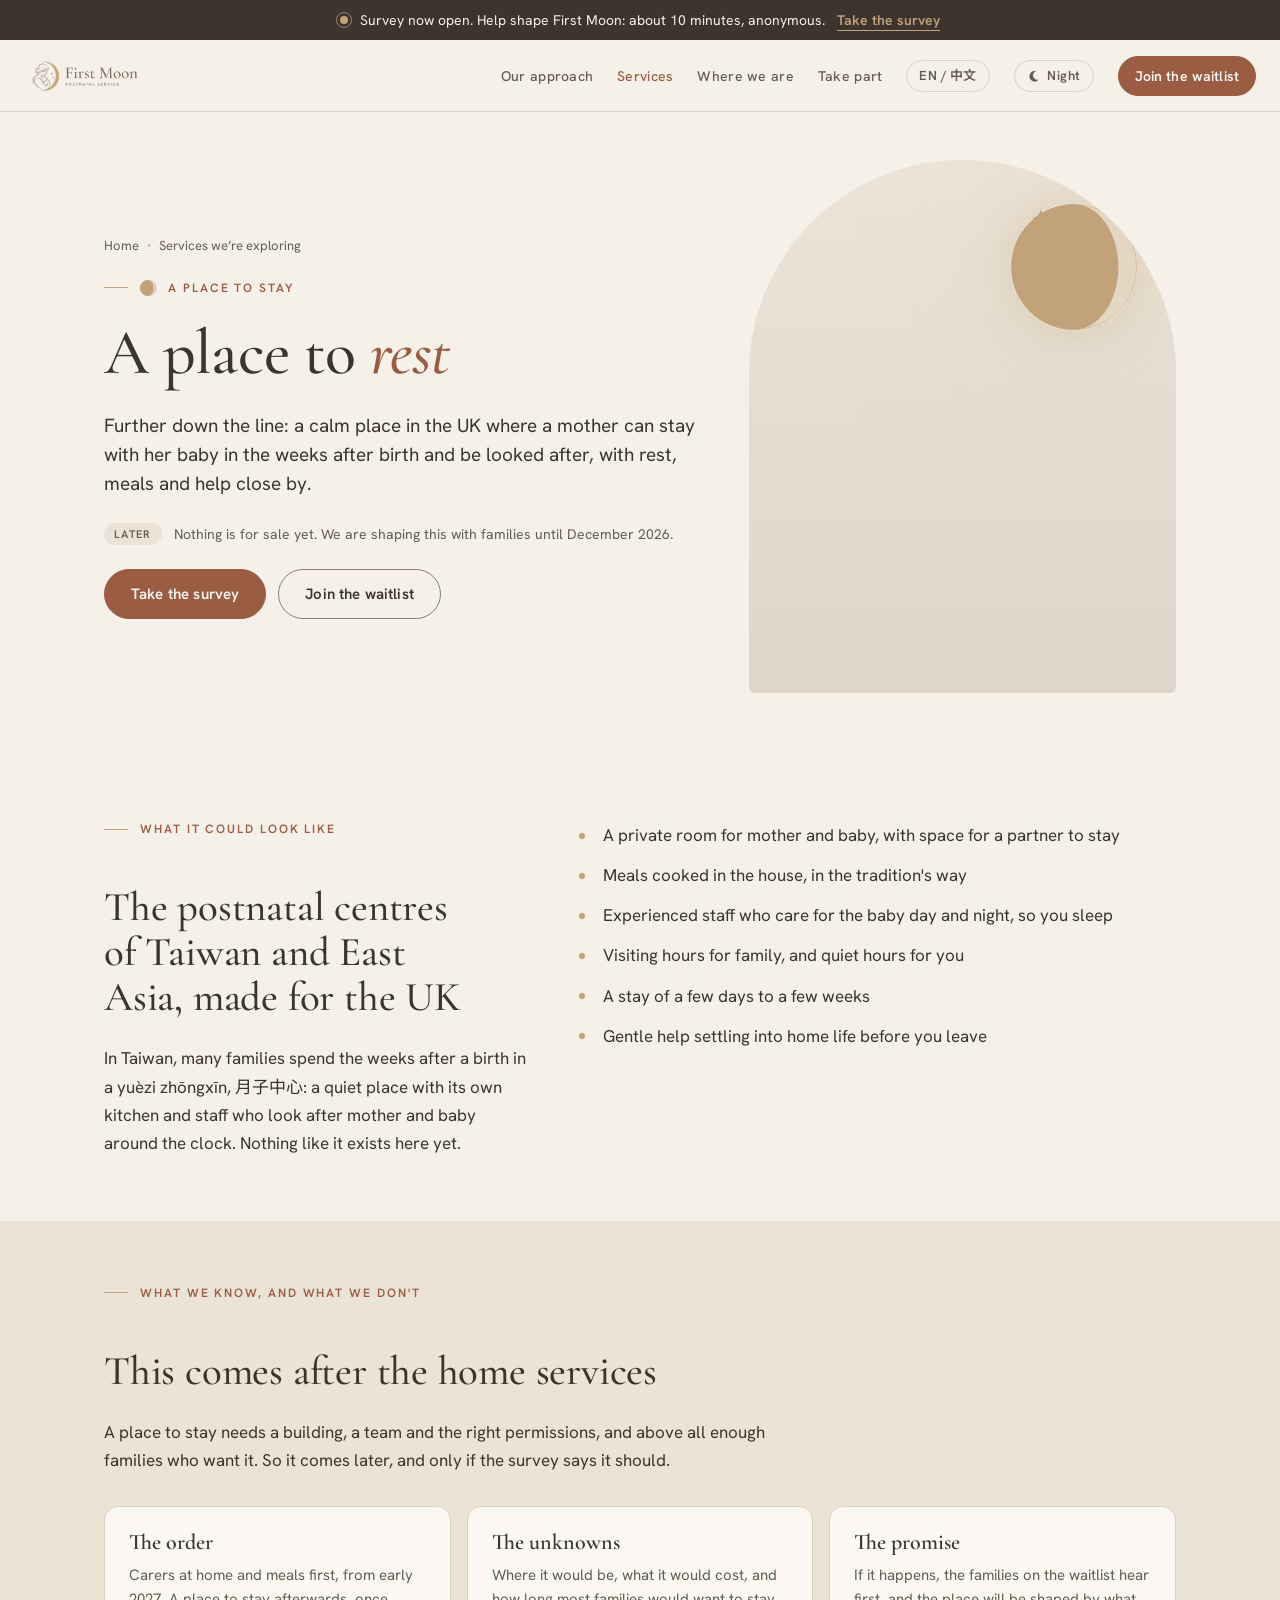
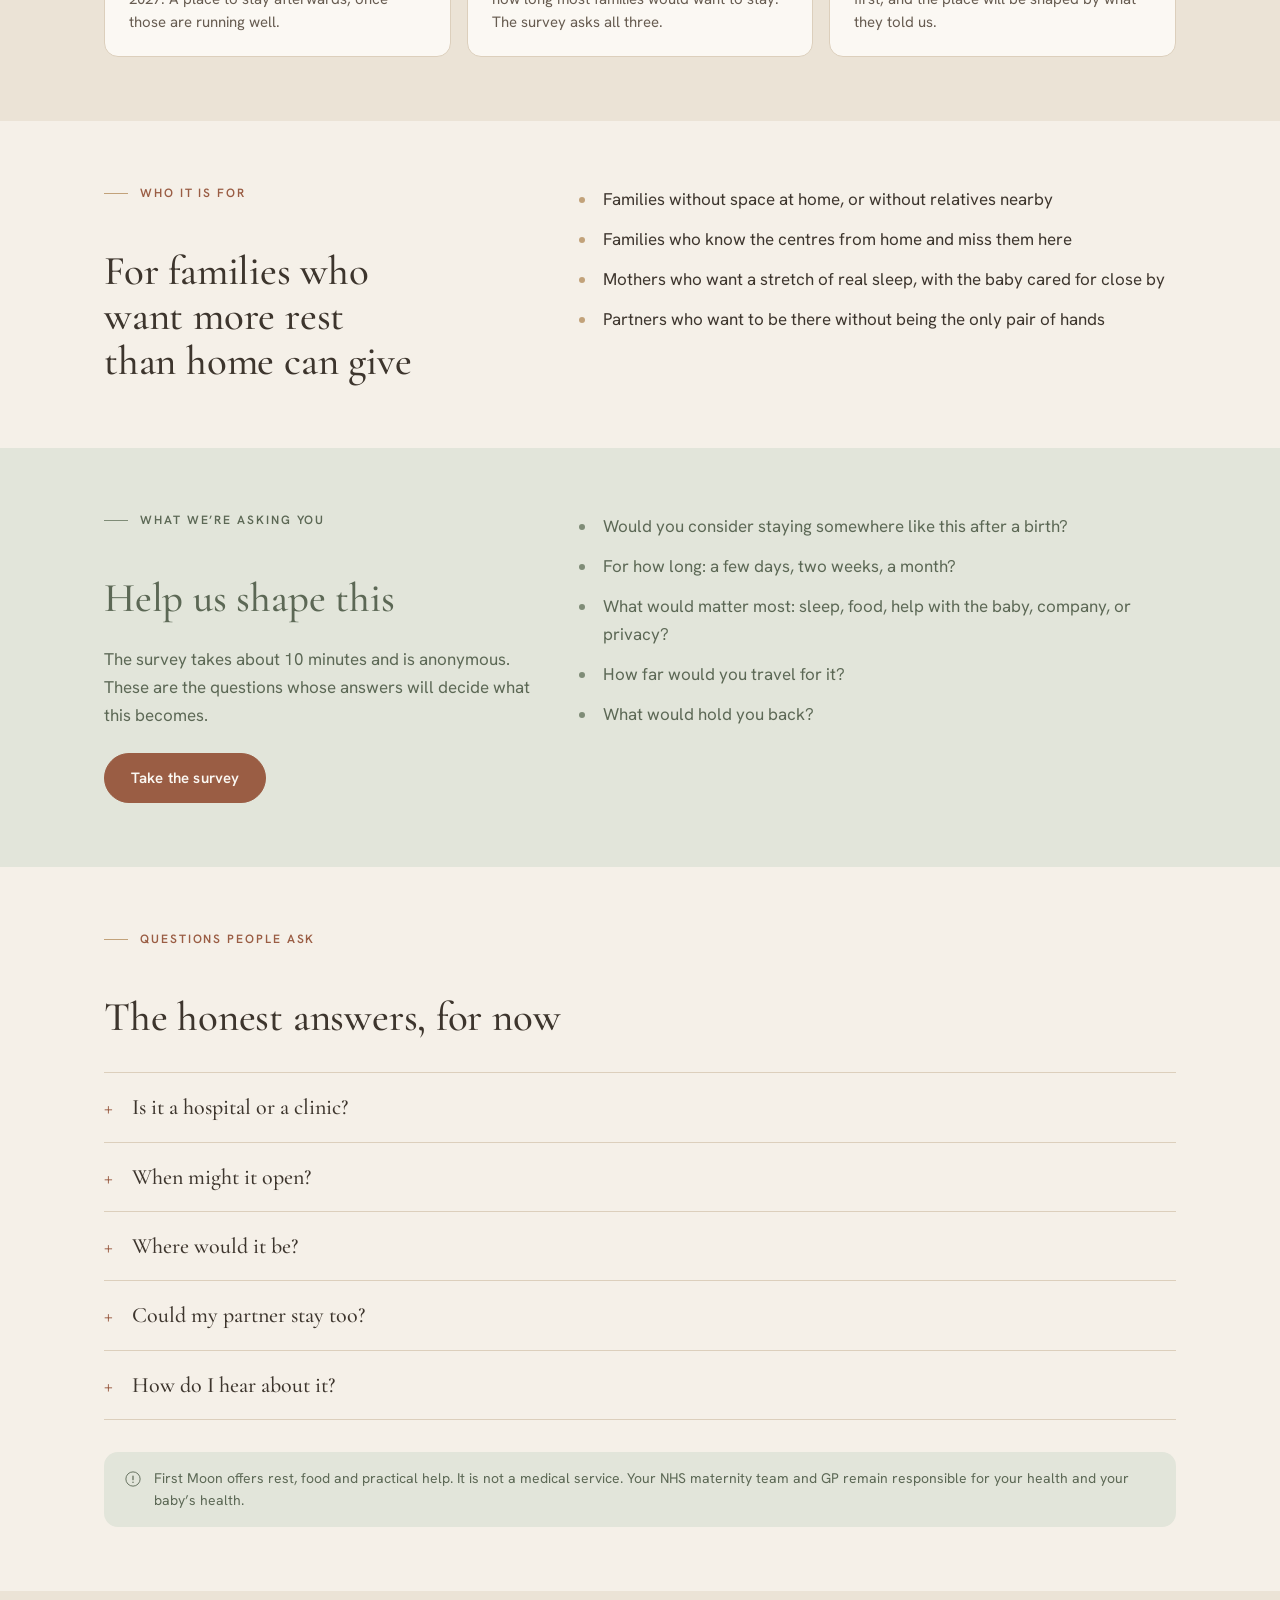
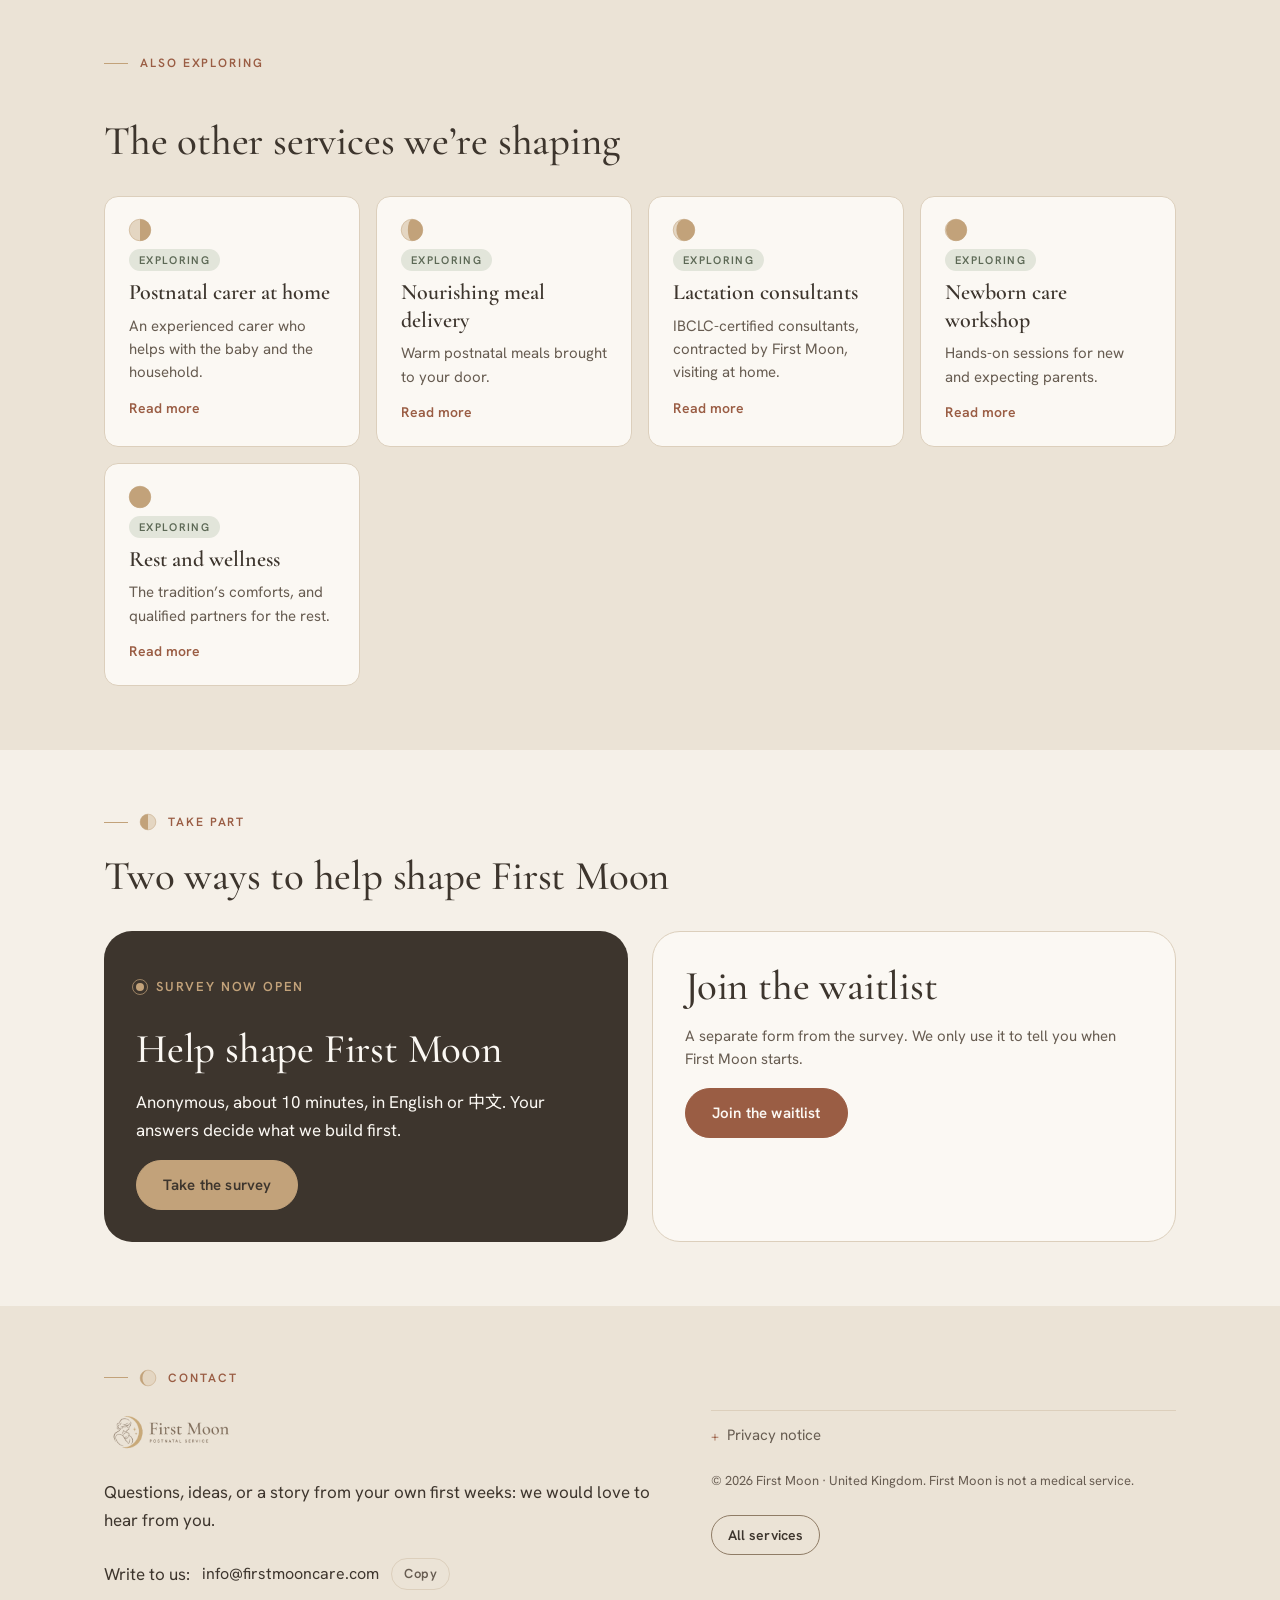
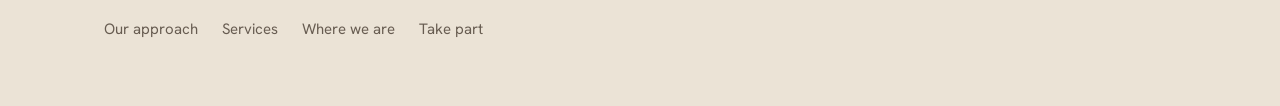
<file: services/stay.html>
<!doctype html>
<html lang="en-GB" data-home="../">
<head>
<meta charset="utf-8">
<meta name="viewport" content="width=device-width, initial-scale=1, viewport-fit=cover">
<title>A place to stay and rest after birth | First Moon 初月</title>
<meta name="description" content="Further down the line: a calm place in the UK where a mother can stay with her baby after birth and be looked after, with rest, meals and help close by.">
<link rel="alternate" hreflang="en" href="https://firstmooncare.com/services/stay.html">
<link rel="alternate" hreflang="zh" href="https://firstmooncare.com/services/stay.html?lang=zh">
<link rel="alternate" hreflang="x-default" href="https://firstmooncare.com/services/stay.html">
<script>/* canonical: this page, in the language its address asks for */(function(){var z=/[?&]lang=zh(&|$)/.test(location.search),a=document.querySelector('link[hreflang="'+(z?'zh':'en')+'"]'),c=document.createElement('link');c.rel='canonical';c.href=a.href;document.head.appendChild(c);if(z)document.documentElement.lang='zh-Hant';})();</script>
<meta name="theme-color" content="#F5F0E8">
<meta property="og:type" content="website">
<meta property="og:site_name" content="First Moon 初月">
<meta property="og:locale" content="en_GB">
<meta property="og:url" content="https://firstmooncare.com/services/stay.html">
<meta property="og:title" content="A place to stay and rest after birth | First Moon 初月">
<meta property="og:description" content="Further down the line: a calm place in the UK where a mother can stay with her baby after birth and be looked after, with rest, meals and help close by.">
<meta property="og:image" content="https://firstmooncare.com/assets/og-image.jpg">
<meta property="og:image:width" content="1200">
<meta property="og:image:height" content="630">
<meta property="og:image:alt" content="First Moon 初月: Because every new mother deserves rest. Postnatal care at home in the UK.">
<meta name="twitter:card" content="summary_large_image">
<link rel="preconnect" href="https://fonts.googleapis.com">
<link rel="preconnect" href="https://fonts.gstatic.com" crossorigin>
<link rel="stylesheet" href="https://fonts.googleapis.com/css2?family=Cormorant+Garamond:ital,wght@0,400;0,500;0,600;1,400;1,500&family=Hanken+Grotesk:wght@400;500;600&family=Noto+Serif+TC:wght@400;600&family=Noto+Sans+TC:wght@400;500&display=swap">
<link rel="stylesheet" href="../assets/site.css">
<link rel="icon" type="image/png" href="../assets/favicon.png">
<link rel="apple-touch-icon" href="../assets/apple-touch-icon.png">
<script type="application/ld+json">{ "@context": "https://schema.org", "@type": "BreadcrumbList", "itemListElement": [ { "@type": "ListItem", "position": 1, "name": "First Moon", "item": "https://firstmooncare.com/" }, { "@type": "ListItem", "position": 2, "name": "A place to stay", "item": "https://firstmooncare.com/services/stay.html" } ] }</script>
</head>
<body>
<div class="rp" id="rp" aria-hidden="true"></div>
<div class="announce" role="region" aria-label="Announcement"><span class="live" aria-hidden="true"></span><span data-i="announce">Survey now open. Help shape First Moon: about 10 minutes, anonymous.</span><a data-href="survey" href="../#takepart" data-i="announce_cta">Take the survey</a></div>
<header class="bar">
  <a class="logo" href="../" aria-label="First Moon, home"><img class="logo-day" src="../assets/lockup-day.png" alt="First Moon — postnatal service" width="398" height="132"><img class="logo-night" src="../assets/lockup-night.png" alt="" width="398" height="132" aria-hidden="true" loading="lazy" decoding="async"></a>
  <nav class="nav" aria-label="Site">
    <a class="link" href="../#approach" data-i="nav_approach">Our approach</a>
    <a class="link" href="../#services" data-i="nav_services" aria-current="page">Services</a>
    <a class="link" href="../#where" data-i="nav_where">Where we are</a>
    <a class="link" href="../#takepart" data-i="nav_takepart">Take part</a>
    <button class="pill lang" type="button" id="lang-btn" aria-label="Switch language">EN / 中文</button>
    <button class="pill theme" type="button" id="theme-btn" aria-pressed="false"><svg viewBox="0 0 16 16" aria-hidden="true"><path d="M10.5 2.5a6 6 0 1 0 3 9.6A5 5 0 0 1 10.5 2.5z" fill="currentColor"/></svg><span data-i="theme_night">Night</span></button>
    <a class="btn small" data-href="waitlist" href="../#waitlist" data-i="nav_waitlist">Join the waitlist</a>
  </nav>
</header>

<main>
  <section class="hero wrap">
    <div class="grid">
      <div class="col">
        <p class="breadcrumb"><a href="../" data-i="crumb_home">Home</a><span><a href="../#services" data-i="crumb_services">Services we’re exploring</a></span></p>
        <div>
          <p class="eyebrow label"><svg class="ph" viewBox="-102 -102 204 204" aria-hidden="true"><circle class="shade" r="100"></circle><path class="lit" data-p="0.625"></path><circle class="rim" r="100"></circle></svg><span data-i="eyebrow">A place to stay</span></p>
          <h1 class="display" data-i="title_html" data-html>A place to <em>rest</em></h1>
        </div>
        <p class="lede" data-i="lede">Further down the line: a calm place in the UK where a mother can stay with her baby in the weeks after birth and be looked after, with rest, meals and help close by.</p>
        <div class="tagline"><span class="tag later" data-i="tag_later">Later</span><span class="note" data-i="status_note">Nothing is for sale yet. We are shaping this with families until December 2026.</span></div>
        <div class="actions"><a class="btn" data-href="survey" href="../#takepart" data-i="cta_survey">Take the survey</a><a class="btn ghost" data-href="waitlist" href="../#waitlist" data-i="cta_waitlist">Join the waitlist</a></div>
      </div>
      <figure class="photo arch" data-slot="stay" aria-hidden="true">
        <figcaption class="ph-label" data-i="ph_hero">Photo: a calm bedroom in morning light</figcaption>
        <div class="moon-s"><div class="glow-m"></div><svg class="moon-svg" viewBox="-102 -102 204 204" aria-hidden="true"><circle class="shade" r="100"></circle><path class="lit" data-p="0.625"></path><circle class="rim" r="100"></circle></svg></div>
        <svg class="spark" viewBox="0 0 24 24" width="20" height="20" style="left:66%;top:9%"><path d="M12 0C12.5 6.9 17.1 11.5 24 12C17.1 12.5 12.5 17.1 12 24C11.5 17.1 6.9 12.5 0 12C6.9 11.5 11.5 6.9 12 0Z"/></svg>
        <svg class="spark" viewBox="0 0 24 24" width="10" height="10" style="left:63%;top:19%"><path d="M12 0C12.5 6.9 17.1 11.5 24 12C17.1 12.5 12.5 17.1 12 24C11.5 17.1 6.9 12.5 0 12C6.9 11.5 11.5 6.9 12 0Z"/></svg>
      </figure>
    </div>
  </section>

  <section class="section">
    <div class="wrap two-col">
      <div class="col fx">
        <p class="eyebrow label" data-i="look_eyebrow">What it could look like</p>
        <h2 class="title" data-i="look_title">The postnatal centres of Taiwan and East Asia, made for the UK</h2>
        <p class="body" data-i="look_p">In Taiwan, many families spend the weeks after a birth in a yuèzi zhōngxīn, 月子中心: a quiet place with its own kitchen and staff who look after mother and baby around the clock. Nothing like it exists here yet.</p>
      </div>
      <ul class="list body fx">
        <li data-i="look_1">A private room for mother and baby, with space for a partner to stay</li><li data-i="look_2">Meals cooked in the house, in the tradition's way</li><li data-i="look_3">Experienced staff who care for the baby day and night, so you sleep</li><li data-i="look_4">Visiting hours for family, and quiet hours for you</li><li data-i="look_5">A stay of a few days to a few weeks</li><li data-i="look_6">Gentle help settling into home life before you leave</li>
      </ul>
    </div>
  </section>

  <section class="section band">
    <div class="wrap">
      <div class="col fx" style="max-width:720px">
        <p class="eyebrow label" data-i="how_eyebrow">What we know, and what we don't</p>
        <h2 class="title" data-i="how_title">This comes after the home services</h2>
        <p class="body" data-i="how_p">A place to stay needs a building, a team and the right permissions, and above all enough families who want it. So it comes later, and only if the survey says it should.</p>
      </div>
      <div class="cards fx" style="margin-top:var(--space-8)">
        <div class="card"><h3 class="heading" data-i="how_1">The order</h3><p data-i="how_1_p">Carers at home and meals first, from early 2027. A place to stay afterwards, once those are running well.</p></div>
        <div class="card"><h3 class="heading" data-i="how_2">The unknowns</h3><p data-i="how_2_p">Where it would be, what it would cost, and how long most families would want to stay. The survey asks all three.</p></div>
        <div class="card"><h3 class="heading" data-i="how_3">The promise</h3><p data-i="how_3_p">If it happens, the families on the waitlist hear first, and the place will be shaped by what they told us.</p></div>
      </div>
    </div>
  </section>

  <section class="section">
    <div class="wrap two-col">
      <div class="col fx">
        <p class="eyebrow label" data-i="who_eyebrow">Who it is for</p>
        <h2 class="title" data-i="who_title">For families who want more rest than home can give</h2>
      </div>
      <ul class="list body fx">
        <li data-i="who_1">Families without space at home, or without relatives nearby</li><li data-i="who_2">Families who know the centres from home and miss them here</li><li data-i="who_3">Mothers who want a stretch of real sleep, with the baby cared for close by</li><li data-i="who_4">Partners who want to be there without being the only pair of hands</li>
      </ul>
    </div>
  </section>

  <section class="section sage">
    <div class="wrap ask">
      <div class="col fx">
        <p class="eyebrow label" data-i="ask_eyebrow">What we’re asking you</p>
        <h2 class="title" data-i="ask_title">Help us shape this</h2>
        <p class="body" data-i="ask_p">The survey takes about 10 minutes and is anonymous. These are the questions whose answers will decide what this becomes.</p>
        <div class="actions"><a class="btn" data-href="survey" href="../#takepart" data-i="cta_survey">Take the survey</a></div>
      </div>
      <ul class="list body fx">
        <li data-i="ask_1">Would you consider staying somewhere like this after a birth?</li><li data-i="ask_2">For how long: a few days, two weeks, a month?</li><li data-i="ask_3">What would matter most: sleep, food, help with the baby, company, or privacy?</li><li data-i="ask_4">How far would you travel for it?</li><li data-i="ask_5">What would hold you back?</li>
      </ul>
    </div>
  </section>

  <section class="section">
    <div class="wrap">
      <div class="col fx" style="max-width:720px">
        <p class="eyebrow label" data-i="faq_eyebrow">Questions people ask</p>
        <h2 class="title" data-i="faq_title">The honest answers, for now</h2>
      </div>
      <div class="faq fx" style="margin-top:var(--space-8)">
        <details><summary data-i="faq_1_q">Is it a hospital or a clinic?</summary><p data-i="faq_1_a">No. It is a place to rest and be looked after, not a medical setting. Your NHS maternity team and GP would remain responsible for your health and your baby's health, exactly as at home.</p></details>
        <details><summary data-i="faq_2_q">When might it open?</summary><p data-i="faq_2_a">Not before the home services are established. We would rather say 'later' honestly than give a date we cannot keep.</p></details>
        <details><summary data-i="faq_3_q">Where would it be?</summary><p data-i="faq_3_a">Where the families who want it are. The survey asks where you live and how far you would travel; that will decide it.</p></details>
        <details><summary data-i="faq_4_q">Could my partner stay too?</summary><p data-i="faq_4_a">That is the intention. The centres in Taiwan vary on this; we would want partners to be able to stay.</p></details>
        <details><summary data-i="faq_5_q">How do I hear about it?</summary><p data-i="faq_5_a">Join the waitlist. It is the one list we will write to when there is news, and we will not use it for anything else.</p></details>
      </div>
      <div class="care fx" style="margin-top:var(--space-8)"><svg viewBox="0 0 24 24" aria-hidden="true"><circle cx="12" cy="12" r="9.5" fill="none" stroke="currentColor" stroke-width="1.2"/><path d="M12 8v5M12 16v.5" stroke="currentColor" stroke-width="1.6" stroke-linecap="round"/></svg><span data-i="care">First Moon offers rest, food and practical help. It is not a medical service. Your NHS maternity team and GP remain responsible for your health and your baby’s health.</span></div>
    </div>
  </section>

  <section class="section band">
    <div class="wrap">
      <div class="col fx" style="max-width:720px">
        <p class="eyebrow label" data-i="others_eyebrow">Also exploring</p>
        <h2 class="title" data-i="others_title">The other services we’re shaping</h2>
      </div>
      <div class="cards others" style="margin-top:var(--space-8)">
        <a class="card fx" href="carer.html"><svg class="ph" viewBox="-102 -102 204 204" aria-hidden="true"><circle class="shade" r="100"></circle><path class="lit" data-p="0.25"></path><circle class="rim" r="100"></circle></svg><span class="tag" data-i="tag_exploring">Exploring</span><h3 class="heading" data-i="sv_carer">Postnatal carer at home</h3><p data-i="sv_carer_p">An experienced carer who helps with the baby and the household.</p><span class="more" data-i="more">Read more</span></a>
        <a class="card fx" href="meals.html"><svg class="ph" viewBox="-102 -102 204 204" aria-hidden="true"><circle class="shade" r="100"></circle><path class="lit" data-p="0.3125"></path><circle class="rim" r="100"></circle></svg><span class="tag" data-i="tag_exploring">Exploring</span><h3 class="heading" data-i="sv_meals">Nourishing meal delivery</h3><p data-i="sv_meals_p">Warm postnatal meals brought to your door.</p><span class="more" data-i="more">Read more</span></a>
        <a class="card fx" href="lactation.html"><svg class="ph" viewBox="-102 -102 204 204" aria-hidden="true"><circle class="shade" r="100"></circle><path class="lit" data-p="0.375"></path><circle class="rim" r="100"></circle></svg><span class="tag" data-i="tag_exploring">Exploring</span><h3 class="heading" data-i="sv_lactation">Lactation consultants</h3><p data-i="sv_lactation_p">IBCLC-certified consultants, contracted by First Moon, visiting at home.</p><span class="more" data-i="more">Read more</span></a>
        <a class="card fx" href="workshop.html"><svg class="ph" viewBox="-102 -102 204 204" aria-hidden="true"><circle class="shade" r="100"></circle><path class="lit" data-p="0.4375"></path><circle class="rim" r="100"></circle></svg><span class="tag" data-i="tag_exploring">Exploring</span><h3 class="heading" data-i="sv_workshop">Newborn care workshop</h3><p data-i="sv_workshop_p">Hands-on sessions for new and expecting parents.</p><span class="more" data-i="more">Read more</span></a>
        <a class="card fx" href="wellness.html"><svg class="ph" viewBox="-102 -102 204 204" aria-hidden="true"><circle class="shade" r="100"></circle><path class="lit" data-p="0.5"></path><circle class="rim" r="100"></circle></svg><span class="tag" data-i="tag_exploring">Exploring</span><h3 class="heading" data-i="sv_wellness">Rest and wellness</h3><p data-i="sv_wellness_p">The tradition’s comforts, and qualified partners for the rest.</p><span class="more" data-i="more">Read more</span></a>
      </div>
    </div>
  </section>

  <section class="section" id="takepart">
    <div class="wrap">
      <p class="eyebrow label"><svg class="ph" viewBox="-102 -102 204 204" aria-hidden="true"><circle class="shade" r="100"></circle><path class="lit" data-p="0.75"></path><circle class="rim" r="100"></circle></svg><span data-i="tp_eyebrow">Take part</span></p>
      <h2 class="title" data-i="tp_title">Two ways to help shape First Moon</h2>
      <div class="takepart" style="margin-top:var(--space-8)">
        <div class="survey fx">
          <p class="status"><span class="live" aria-hidden="true"></span><span data-i="survey_status">Survey now open</span></p>
          <h3 class="title" data-i="survey_title">Help shape First Moon</h3>
          <p class="body" data-i="survey_p">Anonymous, about 10 minutes, in English or 中文. Your answers decide what we build first.</p>
          <div class="actions"><a class="btn gold" data-href="survey" href="../#takepart" data-i="cta_survey">Take the survey</a></div>
        </div>
        <div class="wait fx">
          <h3 class="title" data-i="wait_title">Join the waitlist</h3>
          <p class="small" data-i="wait_p">A separate form from the survey. We only use it to tell you when First Moon starts.</p>
          <div class="actions"><a class="btn" data-href="waitlist" href="../#waitlist" data-i="wait_cta">Join the waitlist</a></div>
        </div>
      </div>
    </div>
  </section>
</main>

<footer class="section band" id="contact">
  <div class="wrap">
    <p class="eyebrow label"><svg class="ph" viewBox="-102 -102 204 204" aria-hidden="true"><circle class="shade" r="100"></circle><path class="lit" data-p="0.875"></path><circle class="rim" r="100"></circle></svg><span data-i="contact_eyebrow">Contact</span></p>
    <div class="contact">
      <div class="col">
        <div class="foot-logo"><img class="logo-day" src="../assets/lockup-day.png" alt="First Moon — postnatal service" width="398" height="132" loading="lazy" decoding="async"><img class="logo-night" src="../assets/lockup-night.png" alt="" aria-hidden="true" width="398" height="132" loading="lazy" decoding="async"></div>
        <p class="body" data-i="contact_p">Questions, ideas, or a story from your own first weeks: we would love to hear from you.</p>
        <p class="email body"><span data-i="contact_label">Write to us:</span> <code data-email>info@firstmooncare.com</code><button class="pill" type="button" id="copy-btn" data-i="copy">Copy</button></p>
        <ul class="foot-links">
          <li><a href="../#approach" data-i="nav_approach">Our approach</a></li>
          <li><a href="../#services" data-i="nav_services">Services</a></li>
          <li><a href="../#where" data-i="nav_where">Where we are</a></li>
          <li><a href="../#takepart" data-i="nav_takepart">Take part</a></li>
        </ul>
      </div>
      <div class="col">
        <details class="privacy"><summary data-i="privacy_title">Privacy notice</summary><p data-i="privacy_p">The survey is anonymous: your answers are not stored with your name or contact details. The waitlist form collects your first name, email address and preferred language, and your due month if you choose to share it, only so we can tell you when First Moon starts. Both forms run on Google Forms. We do not use tracking or cookies. Email us at any time to have your details removed.</p><a class="privacy-link" href="../privacy.html" data-i="privacy_link">Read the full privacy notice</a></details>
        <p class="legal" data-i="legal">© 2026 First Moon · United Kingdom. First Moon is not a medical service.</p>
        <a class="btn ghost small" href="../#services" data-i="cta_back" style="justify-self:start">All services</a>
      </div>
    </div>
  </div>
</footer>

<script src="../assets/config.js"></script>
<script>window.FM_I18N = {"head": {"en":{"title":"A place to stay and rest after birth | First Moon 初月","description":"Further down the line: a calm place in the UK where a mother can stay with her baby after birth and be looked after, with rest, meals and help close by."},"zh":{"title":"月子休養空間｜初月 First Moon","description":"未來的計畫：在英國打造一個安靜的地方，讓媽媽在產後的幾週帶著寶寶入住、得到照顧，休息、餐食與協助都在身邊。"}}, "title": {"en": "A place to stay", "zh": "月子休養空間"}, "en": {"eyebrow": "A place to stay", "title_html": "A place to <em>rest</em>", "lede": "Further down the line: a calm place in the UK where a mother can stay with her baby in the weeks after birth and be looked after, with rest, meals and help close by.", "ph_hero": "Photo: a calm bedroom in morning light", "look_eyebrow": "What it could look like", "look_title": "The postnatal centres of Taiwan and East Asia, made for the UK", "look_p": "In Taiwan, many families spend the weeks after a birth in a yuèzi zhōngxīn, 月子中心: a quiet place with its own kitchen and staff who look after mother and baby around the clock. Nothing like it exists here yet.", "look_1": "A private room for mother and baby, with space for a partner to stay", "look_2": "Meals cooked in the house, in the tradition's way", "look_3": "Experienced staff who care for the baby day and night, so you sleep", "look_4": "Visiting hours for family, and quiet hours for you", "look_5": "A stay of a few days to a few weeks", "look_6": "Gentle help settling into home life before you leave", "how_eyebrow": "What we know, and what we don't", "how_title": "This comes after the home services", "how_p": "A place to stay needs a building, a team and the right permissions, and above all enough families who want it. So it comes later, and only if the survey says it should.", "how_1": "The order", "how_1_p": "Carers at home and meals first, from early 2027. A place to stay afterwards, once those are running well.", "how_2": "The unknowns", "how_2_p": "Where it would be, what it would cost, and how long most families would want to stay. The survey asks all three.", "how_3": "The promise", "how_3_p": "If it happens, the families on the waitlist hear first, and the place will be shaped by what they told us.", "who_eyebrow": "Who it is for", "who_title": "For families who want more rest than home can give", "who_1": "Families without space at home, or without relatives nearby", "who_2": "Families who know the centres from home and miss them here", "who_3": "Mothers who want a stretch of real sleep, with the baby cared for close by", "who_4": "Partners who want to be there without being the only pair of hands", "ask_1": "Would you consider staying somewhere like this after a birth?", "ask_2": "For how long: a few days, two weeks, a month?", "ask_3": "What would matter most: sleep, food, help with the baby, company, or privacy?", "ask_4": "How far would you travel for it?", "ask_5": "What would hold you back?", "faq_eyebrow": "Questions people ask", "faq_title": "The honest answers, for now", "faq_1_q": "Is it a hospital or a clinic?", "faq_1_a": "No. It is a place to rest and be looked after, not a medical setting. Your NHS maternity team and GP would remain responsible for your health and your baby's health, exactly as at home.", "faq_2_q": "When might it open?", "faq_2_a": "Not before the home services are established. We would rather say 'later' honestly than give a date we cannot keep.", "faq_3_q": "Where would it be?", "faq_3_a": "Where the families who want it are. The survey asks where you live and how far you would travel; that will decide it.", "faq_4_q": "Could my partner stay too?", "faq_4_a": "That is the intention. The centres in Taiwan vary on this; we would want partners to be able to stay.", "faq_5_q": "How do I hear about it?", "faq_5_a": "Join the waitlist. It is the one list we will write to when there is news, and we will not use it for anything else."}, "zh": {"eyebrow": "月子休養空間", "title_html": "一個可以<em>休養</em>的地方", "lede": "未來的計畫：在英國打造一個安靜的地方，讓媽媽在產後的幾週帶著寶寶入住，得到照顧，休息、餐食與協助都在身邊。", "ph_hero": "照片：晨光中安靜的臥室", "look_eyebrow": "可能的樣子", "look_title": "台灣與東亞的月子中心，為英國而設", "look_p": "在台灣，許多家庭會在產後的幾週入住月子中心：一個安靜的地方，有自己的廚房與全天候照顧母嬰的人員。這裡還沒有這樣的地方。", "look_1": "母嬰的私人房間，並有空間讓伴侶同住", "look_2": "館內依傳統方式烹調的餐點", "look_3": "經驗豐富的人員日夜照顧寶寶，讓您睡覺", "look_4": "給家人的探視時間，以及給您的安靜時間", "look_5": "入住幾天到幾週", "look_6": "離開前，溫和地協助您回到居家生活", "how_eyebrow": "我們知道的，以及還不知道的", "how_title": "這會在到府服務之後", "how_p": "一個休養空間需要建築、團隊與相關許可，最重要的是要有足夠多想要它的家庭。所以它會晚一點，而且只有在問卷告訴我們應該做的時候才會做。", "how_1": "順序", "how_1_p": "先從 2027 年初的到府照護者與餐食開始。等這些穩定運作後，再推出休養空間。", "how_2": "未知數", "how_2_p": "地點在哪裡、費用多少、大多數家庭想住多久。問卷會問這三個問題。", "how_3": "承諾", "how_3_p": "如果成真，候補名單上的家庭會最先知道，而這個地方會依他們告訴我們的來打造。", "who_eyebrow": "適合誰", "who_title": "需要比家裡更多休息的家庭", "who_1": "家中空間不足、或身邊沒有親人的家庭", "who_2": "在家鄉熟悉月子中心、在這裡懷念它的家庭", "who_3": "想要一段真正的睡眠、寶寶就在附近被照顧的媽媽", "who_4": "想陪在身邊、但不想成為唯一一雙手的伴侶", "ask_1": "產後您會考慮入住這樣的地方嗎？", "ask_2": "住多久：幾天、兩週、一個月？", "ask_3": "最重要的是什麼：睡眠、餐食、寶寶的照顧、陪伴，還是隱私？", "ask_4": "您願意為此走多遠？", "ask_5": "什麼會讓您猶豫？", "faq_eyebrow": "常見問題", "faq_title": "目前能給的誠實答案", "faq_1_q": "這是醫院或診所嗎？", "faq_1_a": "不是。這是一個休息與受到照顧的地方，不是醫療場所。您與寶寶的健康仍由您的 NHS 產科團隊與家庭醫師（GP）負責，和在家時完全一樣。", "faq_2_q": "什麼時候會開？", "faq_2_a": "不會早於到府服務穩定之前。我們寧可誠實地說「之後」，也不想給一個做不到的日期。", "faq_3_q": "會在哪裡？", "faq_3_a": "在想要它的家庭所在的地方。問卷會問您住在哪裡、願意走多遠，由此來決定。", "faq_4_q": "伴侶也可以一起住嗎？", "faq_4_a": "這是我們的打算。台灣的月子中心做法不一；我們希望伴侶可以同住。", "faq_5_q": "我要怎麼得知消息？", "faq_5_a": "加入候補名單。那是我們有消息時唯一會寫信的名單，也不會用於其他用途。"}};</script>
<script src="../assets/site.js"></script>
</body>
</html>
</file>
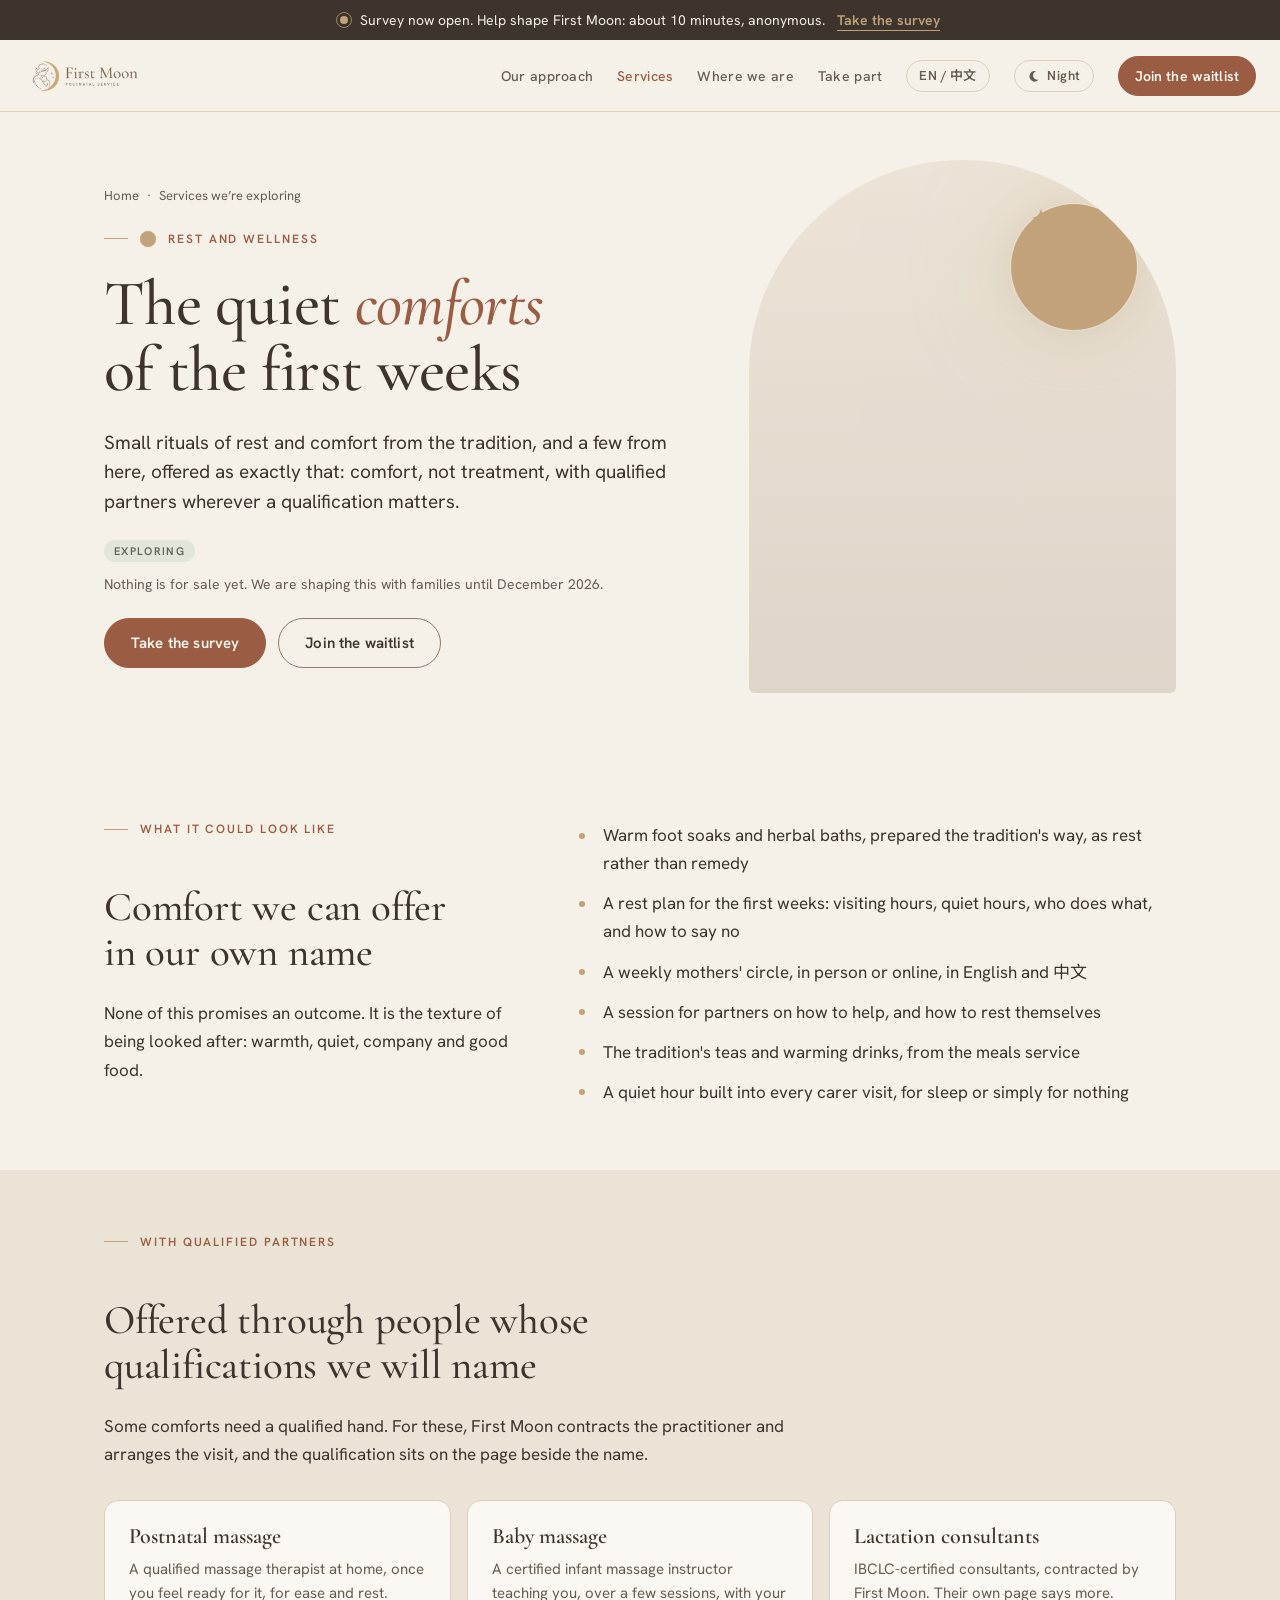
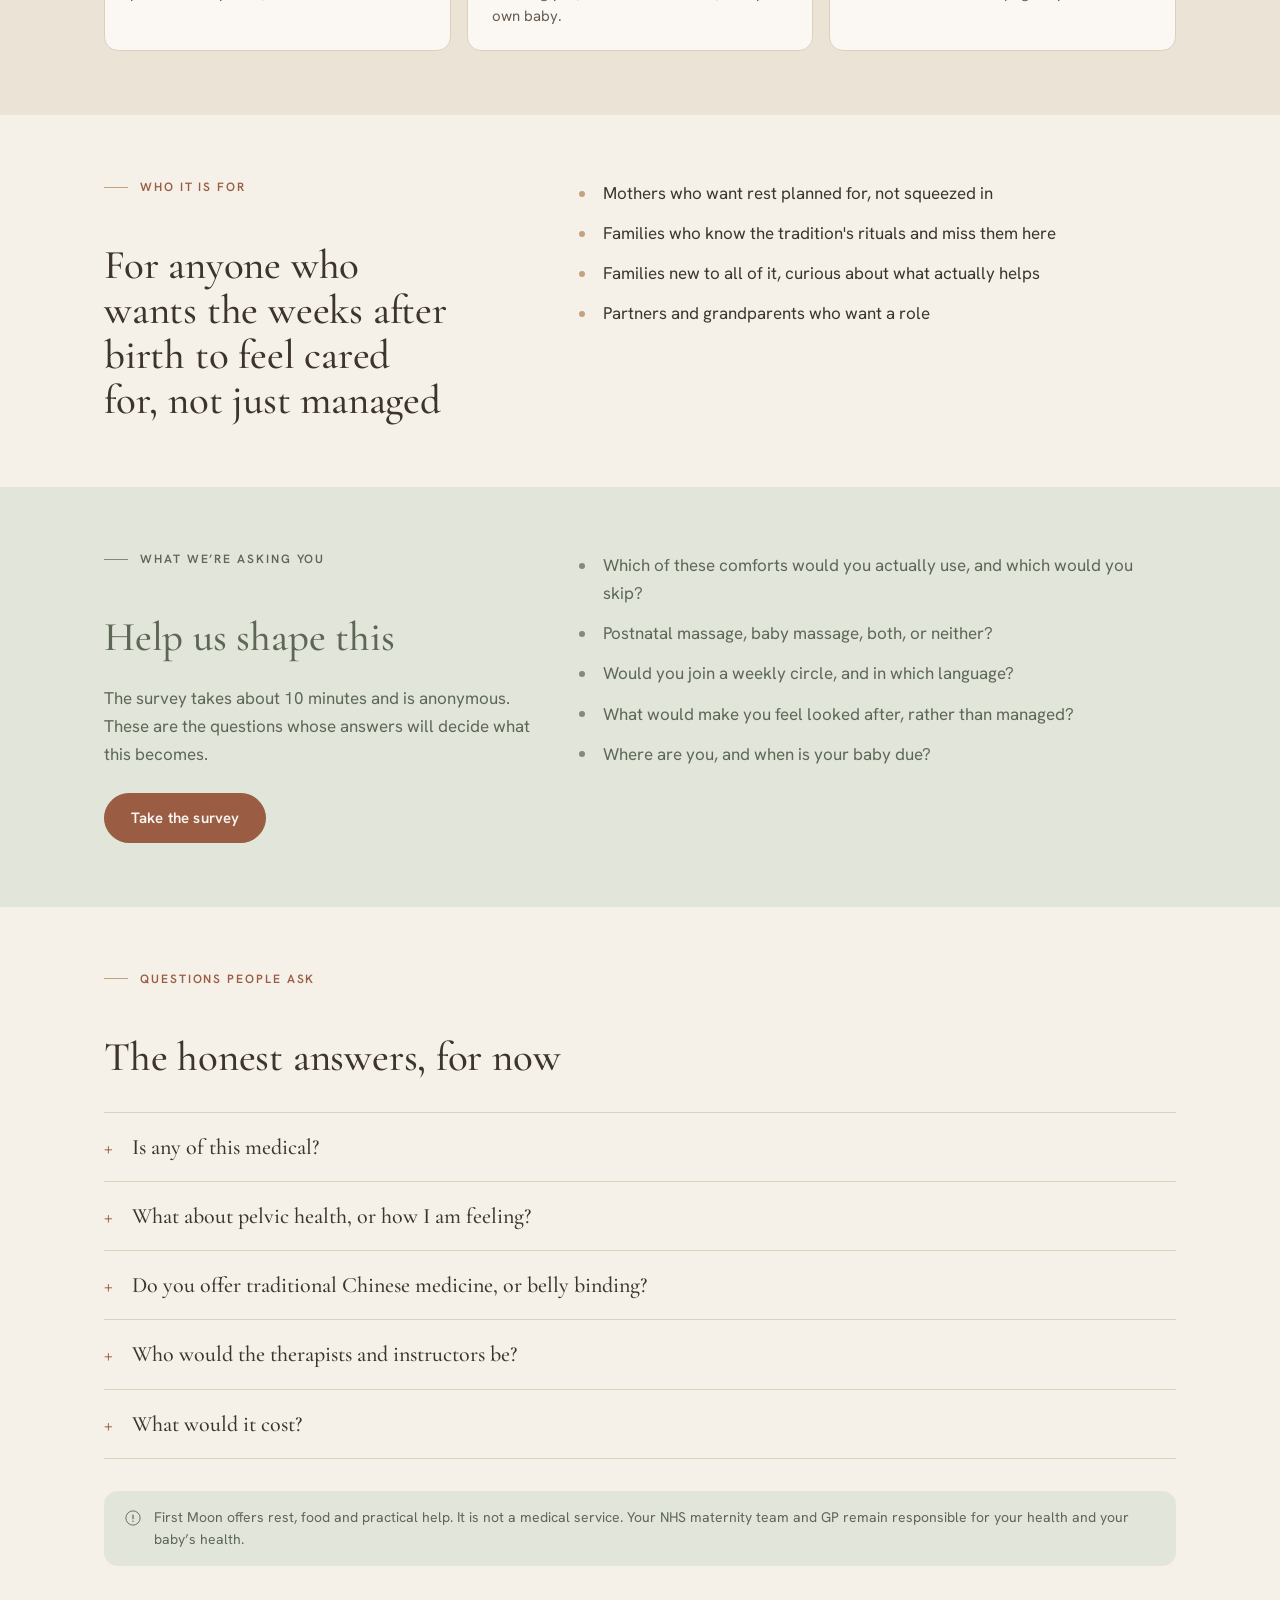
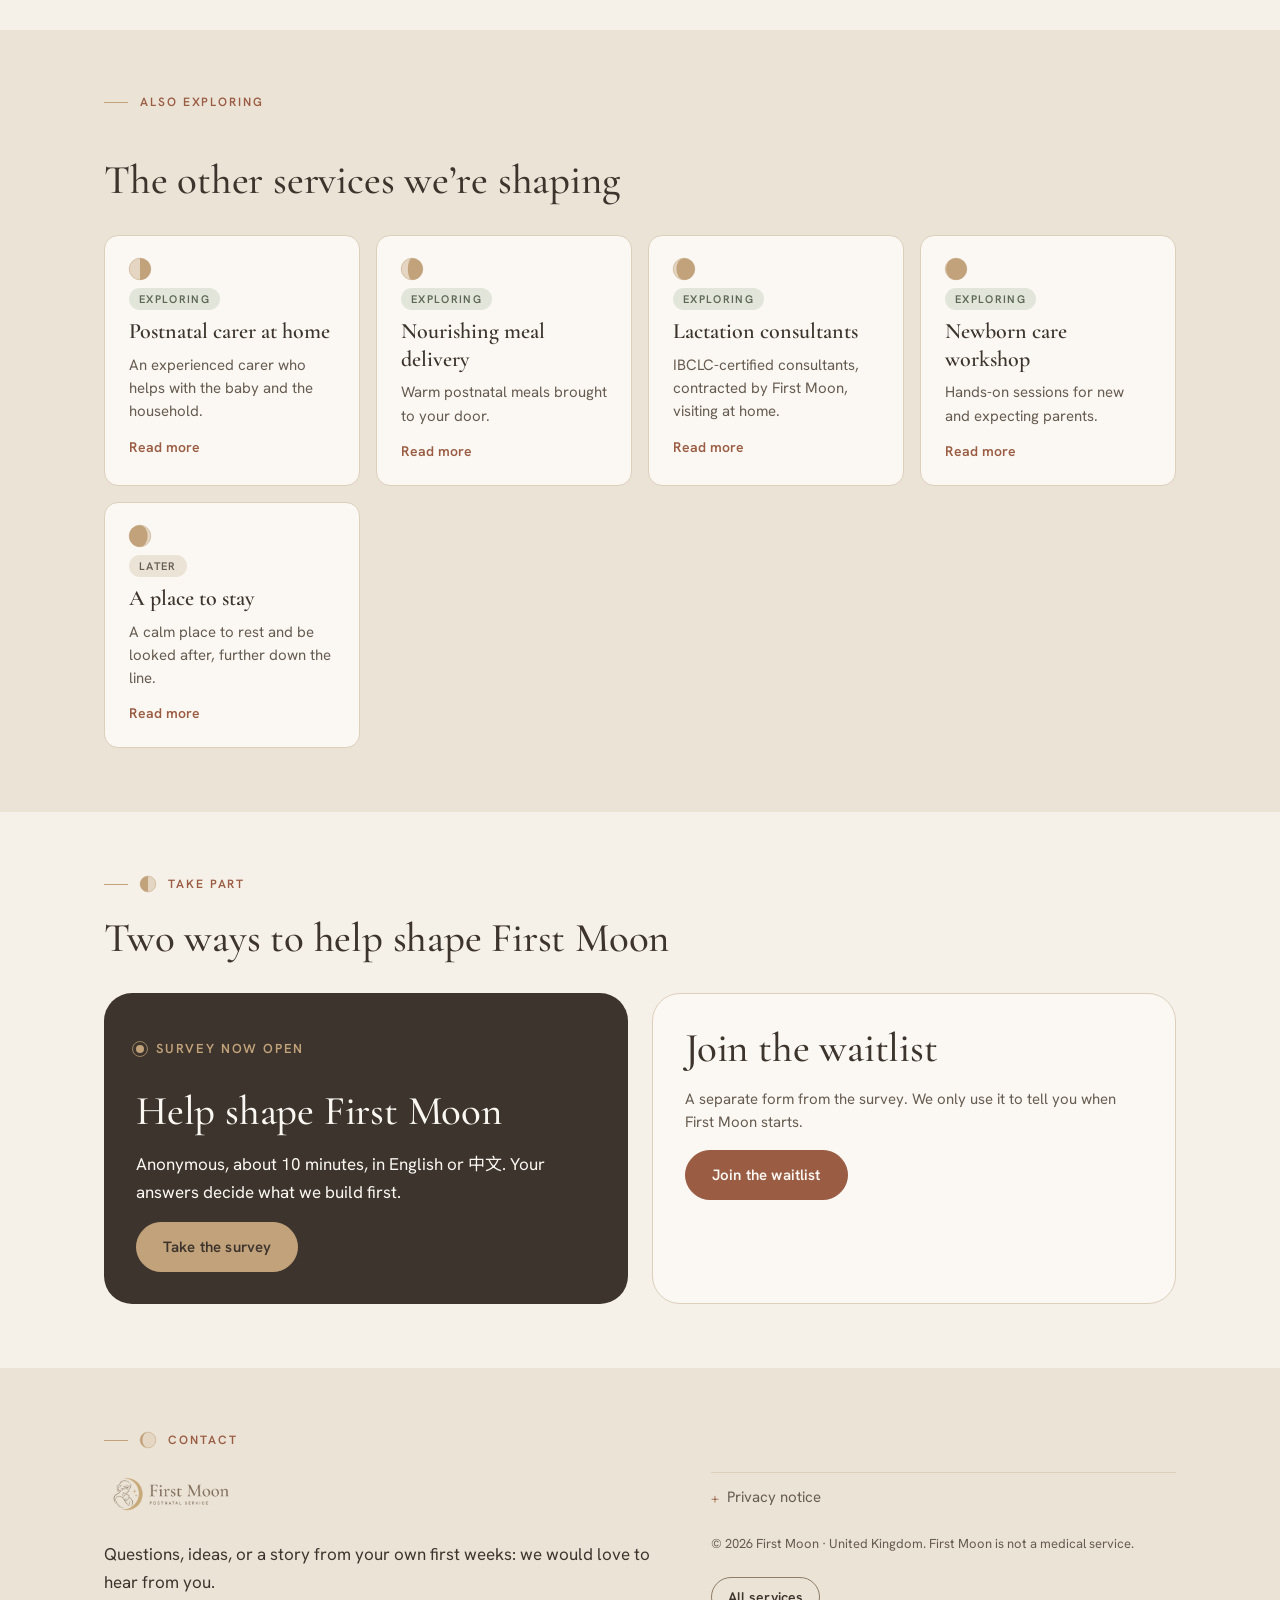
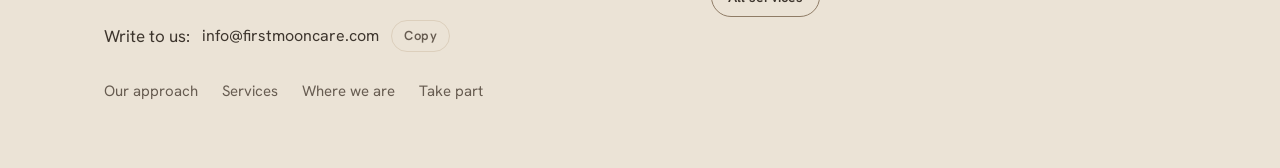
<file: services/wellness.html>
<!doctype html>
<html lang="en-GB" data-home="../">
<head>
<meta charset="utf-8">
<meta name="viewport" content="width=device-width, initial-scale=1, viewport-fit=cover">
<title>Postnatal rest and wellness | First Moon 初月</title>
<meta name="description" content="Small rituals of rest and comfort after birth, from the 坐月子 tradition and from here: comfort, not treatment, with qualified partners where it matters.">
<link rel="alternate" hreflang="en" href="https://firstmooncare.com/services/wellness.html">
<link rel="alternate" hreflang="zh" href="https://firstmooncare.com/services/wellness.html?lang=zh">
<link rel="alternate" hreflang="x-default" href="https://firstmooncare.com/services/wellness.html">
<script>/* canonical: this page, in the language its address asks for */(function(){var z=/[?&]lang=zh(&|$)/.test(location.search),a=document.querySelector('link[hreflang="'+(z?'zh':'en')+'"]'),c=document.createElement('link');c.rel='canonical';c.href=a.href;document.head.appendChild(c);if(z)document.documentElement.lang='zh-Hant';})();</script>
<meta name="theme-color" content="#F5F0E8">
<meta property="og:type" content="website">
<meta property="og:site_name" content="First Moon 初月">
<meta property="og:locale" content="en_GB">
<meta property="og:url" content="https://firstmooncare.com/services/wellness.html">
<meta property="og:title" content="Postnatal rest and wellness | First Moon 初月">
<meta property="og:description" content="Small rituals of rest and comfort after birth, from the 坐月子 tradition and from here: comfort, not treatment, with qualified partners where it matters.">
<meta property="og:image" content="https://firstmooncare.com/assets/og-image.jpg">
<meta property="og:image:width" content="1200">
<meta property="og:image:height" content="630">
<meta property="og:image:alt" content="First Moon 初月: Because every new mother deserves rest. Postnatal care at home in the UK.">
<meta name="twitter:card" content="summary_large_image">
<link rel="preconnect" href="https://fonts.googleapis.com">
<link rel="preconnect" href="https://fonts.gstatic.com" crossorigin>
<link rel="stylesheet" href="https://fonts.googleapis.com/css2?family=Cormorant+Garamond:ital,wght@0,400;0,500;0,600;1,400;1,500&family=Hanken+Grotesk:wght@400;500;600&family=Noto+Serif+TC:wght@400;600&family=Noto+Sans+TC:wght@400;500&display=swap">
<link rel="stylesheet" href="../assets/site.css">
<link rel="icon" type="image/png" href="../assets/favicon.png">
<link rel="apple-touch-icon" href="../assets/apple-touch-icon.png">
<script type="application/ld+json">{ "@context": "https://schema.org", "@type": "BreadcrumbList", "itemListElement": [ { "@type": "ListItem", "position": 1, "name": "First Moon", "item": "https://firstmooncare.com/" }, { "@type": "ListItem", "position": 2, "name": "Rest and wellness", "item": "https://firstmooncare.com/services/wellness.html" } ] }</script>
</head>
<body>
<div class="rp" id="rp" aria-hidden="true"></div>
<div class="announce" role="region" aria-label="Announcement"><span class="live" aria-hidden="true"></span><span data-i="announce">Survey now open. Help shape First Moon: about 10 minutes, anonymous.</span><a data-href="survey" href="../#takepart" data-i="announce_cta">Take the survey</a></div>
<header class="bar">
  <a class="logo" href="../" aria-label="First Moon, home"><img class="logo-day" src="../assets/lockup-day.png" alt="First Moon — postnatal service" width="398" height="132"><img class="logo-night" src="../assets/lockup-night.png" alt="" width="398" height="132" aria-hidden="true" loading="lazy" decoding="async"></a>
  <nav class="nav" aria-label="Site">
    <a class="link" href="../#approach" data-i="nav_approach">Our approach</a>
    <a class="link" href="../#services" data-i="nav_services" aria-current="page">Services</a>
    <a class="link" href="../#where" data-i="nav_where">Where we are</a>
    <a class="link" href="../#takepart" data-i="nav_takepart">Take part</a>
    <button class="pill lang" type="button" id="lang-btn" aria-label="Switch language">EN / 中文</button>
    <button class="pill theme" type="button" id="theme-btn" aria-pressed="false"><svg viewBox="0 0 16 16" aria-hidden="true"><path d="M10.5 2.5a6 6 0 1 0 3 9.6A5 5 0 0 1 10.5 2.5z" fill="currentColor"/></svg><span data-i="theme_night">Night</span></button>
    <a class="btn small" data-href="waitlist" href="../#waitlist" data-i="nav_waitlist">Join the waitlist</a>
  </nav>
</header>

<main>
  <section class="hero wrap">
    <div class="grid">
      <div class="col">
        <p class="breadcrumb"><a href="../" data-i="crumb_home">Home</a><span><a href="../#services" data-i="crumb_services">Services we’re exploring</a></span></p>
        <div>
          <p class="eyebrow label"><svg class="ph" viewBox="-102 -102 204 204" aria-hidden="true"><circle class="shade" r="100"></circle><path class="lit" data-p="0.5"></path><circle class="rim" r="100"></circle></svg><span data-i="eyebrow">Rest and wellness</span></p>
          <h1 class="display" data-i="title_html" data-html>The quiet <em>comforts</em> of the first weeks</h1>
        </div>
        <p class="lede" data-i="lede">Small rituals of rest and comfort from the tradition, and a few from here, offered as exactly that: comfort, not treatment, with qualified partners wherever a qualification matters.</p>
        <div class="tagline"><span class="tag" data-i="tag_exploring">Exploring</span><span class="note" data-i="status_note">Nothing is for sale yet. We are shaping this with families until December 2026.</span></div>
        <div class="actions"><a class="btn" data-href="survey" href="../#takepart" data-i="cta_survey">Take the survey</a><a class="btn ghost" data-href="waitlist" href="../#waitlist" data-i="cta_waitlist">Join the waitlist</a></div>
      </div>
      <figure class="photo arch" data-slot="wellness" aria-hidden="true">
        <figcaption class="ph-label" data-i="ph_hero">Photo: a warm foot soak and a cup of tea by a window</figcaption>
        <div class="moon-s"><div class="glow-m"></div><svg class="moon-svg" viewBox="-102 -102 204 204" aria-hidden="true"><circle class="shade" r="100"></circle><path class="lit" data-p="0.5"></path><circle class="rim" r="100"></circle></svg></div>
        <svg class="spark" viewBox="0 0 24 24" width="20" height="20" style="left:66%;top:9%"><path d="M12 0C12.5 6.9 17.1 11.5 24 12C17.1 12.5 12.5 17.1 12 24C11.5 17.1 6.9 12.5 0 12C6.9 11.5 11.5 6.9 12 0Z"/></svg>
        <svg class="spark" viewBox="0 0 24 24" width="10" height="10" style="left:63%;top:19%"><path d="M12 0C12.5 6.9 17.1 11.5 24 12C17.1 12.5 12.5 17.1 12 24C11.5 17.1 6.9 12.5 0 12C6.9 11.5 11.5 6.9 12 0Z"/></svg>
      </figure>
    </div>
  </section>

  <section class="section">
    <div class="wrap two-col">
      <div class="col fx">
        <p class="eyebrow label" data-i="look_eyebrow">What it could look like</p>
        <h2 class="title" data-i="look_title">Comfort we can offer in our own name</h2>
        <p class="body" data-i="look_p">None of this promises an outcome. It is the texture of being looked after: warmth, quiet, company and good food.</p>
      </div>
      <ul class="list body fx">
        <li data-i="look_1">Warm foot soaks and herbal baths, prepared the tradition's way, as rest rather than remedy</li><li data-i="look_2">A rest plan for the first weeks: visiting hours, quiet hours, who does what, and how to say no</li><li data-i="look_3">A weekly mothers' circle, in person or online, in English and 中文</li><li data-i="look_4">A session for partners on how to help, and how to rest themselves</li><li data-i="look_5">The tradition's teas and warming drinks, from the meals service</li><li data-i="look_6">A quiet hour built into every carer visit, for sleep or simply for nothing</li>
      </ul>
    </div>
  </section>

  <section class="section band">
    <div class="wrap">
      <div class="col fx" style="max-width:720px">
        <p class="eyebrow label" data-i="how_eyebrow">With qualified partners</p>
        <h2 class="title" data-i="how_title">Offered through people whose qualifications we will name</h2>
        <p class="body" data-i="how_p">Some comforts need a qualified hand. For these, First Moon contracts the practitioner and arranges the visit, and the qualification sits on the page beside the name.</p>
      </div>
      <div class="cards fx" style="margin-top:var(--space-8)">
        <div class="card"><h3 class="heading" data-i="how_1">Postnatal massage</h3><p data-i="how_1_p">A qualified massage therapist at home, once you feel ready for it, for ease and rest.</p></div>
        <div class="card"><h3 class="heading" data-i="how_2">Baby massage</h3><p data-i="how_2_p">A certified infant massage instructor teaching you, over a few sessions, with your own baby.</p></div>
        <div class="card"><h3 class="heading" data-i="how_3">Lactation consultants</h3><p data-i="how_3_p">IBCLC-certified consultants, contracted by First Moon. Their own page says more.</p></div>
      </div>
    </div>
  </section>

  <section class="section">
    <div class="wrap two-col">
      <div class="col fx">
        <p class="eyebrow label" data-i="who_eyebrow">Who it is for</p>
        <h2 class="title" data-i="who_title">For anyone who wants the weeks after birth to feel cared for, not just managed</h2>
      </div>
      <ul class="list body fx">
        <li data-i="who_1">Mothers who want rest planned for, not squeezed in</li><li data-i="who_2">Families who know the tradition's rituals and miss them here</li><li data-i="who_3">Families new to all of it, curious about what actually helps</li><li data-i="who_4">Partners and grandparents who want a role</li>
      </ul>
    </div>
  </section>

  <section class="section sage">
    <div class="wrap ask">
      <div class="col fx">
        <p class="eyebrow label" data-i="ask_eyebrow">What we’re asking you</p>
        <h2 class="title" data-i="ask_title">Help us shape this</h2>
        <p class="body" data-i="ask_p">The survey takes about 10 minutes and is anonymous. These are the questions whose answers will decide what this becomes.</p>
        <div class="actions"><a class="btn" data-href="survey" href="../#takepart" data-i="cta_survey">Take the survey</a></div>
      </div>
      <ul class="list body fx">
        <li data-i="ask_1">Which of these comforts would you actually use, and which would you skip?</li><li data-i="ask_2">Postnatal massage, baby massage, both, or neither?</li><li data-i="ask_3">Would you join a weekly circle, and in which language?</li><li data-i="ask_4">What would make you feel looked after, rather than managed?</li><li data-i="ask_5">Where are you, and when is your baby due?</li>
      </ul>
    </div>
  </section>

  <section class="section">
    <div class="wrap">
      <div class="col fx" style="max-width:720px">
        <p class="eyebrow label" data-i="faq_eyebrow">Questions people ask</p>
        <h2 class="title" data-i="faq_title">The honest answers, for now</h2>
      </div>
      <div class="faq fx" style="margin-top:var(--space-8)">
        <details><summary data-i="faq_1_q">Is any of this medical?</summary><p data-i="faq_1_a">No. These are comforts and company. For your health and your baby's, your NHS maternity team and GP remain responsible, and we will always say so.</p></details>
        <details><summary data-i="faq_2_q">What about pelvic health, or how I am feeling?</summary><p data-i="faq_2_a">Those deserve qualified help that is not ours to give. We will point you to NHS pelvic health physiotherapy, to perinatal mental health services and to your GP, and we will keep those details to hand on every visit.</p></details>
        <details><summary data-i="faq_3_q">Do you offer traditional Chinese medicine, or belly binding?</summary><p data-i="faq_3_a">No. Both come with claims we are not able to make, and we would rather offer the rituals of rest honestly than sell treatment.</p></details>
        <details><summary data-i="faq_4_q">Who would the therapists and instructors be?</summary><p data-i="faq_4_a">Qualified, insured practitioners contracted by First Moon, named with their qualifications when the service opens.</p></details>
        <details><summary data-i="faq_5_q">What would it cost?</summary><p data-i="faq_5_a">Not set yet. The survey asks which of these you would pay for, and what would feel fair.</p></details>
      </div>
      <div class="care fx" style="margin-top:var(--space-8)"><svg viewBox="0 0 24 24" aria-hidden="true"><circle cx="12" cy="12" r="9.5" fill="none" stroke="currentColor" stroke-width="1.2"/><path d="M12 8v5M12 16v.5" stroke="currentColor" stroke-width="1.6" stroke-linecap="round"/></svg><span data-i="care">First Moon offers rest, food and practical help. It is not a medical service. Your NHS maternity team and GP remain responsible for your health and your baby’s health.</span></div>
    </div>
  </section>

  <section class="section band">
    <div class="wrap">
      <div class="col fx" style="max-width:720px">
        <p class="eyebrow label" data-i="others_eyebrow">Also exploring</p>
        <h2 class="title" data-i="others_title">The other services we’re shaping</h2>
      </div>
      <div class="cards others" style="margin-top:var(--space-8)">
        <a class="card fx" href="carer.html"><svg class="ph" viewBox="-102 -102 204 204" aria-hidden="true"><circle class="shade" r="100"></circle><path class="lit" data-p="0.25"></path><circle class="rim" r="100"></circle></svg><span class="tag" data-i="tag_exploring">Exploring</span><h3 class="heading" data-i="sv_carer">Postnatal carer at home</h3><p data-i="sv_carer_p">An experienced carer who helps with the baby and the household.</p><span class="more" data-i="more">Read more</span></a>
        <a class="card fx" href="meals.html"><svg class="ph" viewBox="-102 -102 204 204" aria-hidden="true"><circle class="shade" r="100"></circle><path class="lit" data-p="0.3125"></path><circle class="rim" r="100"></circle></svg><span class="tag" data-i="tag_exploring">Exploring</span><h3 class="heading" data-i="sv_meals">Nourishing meal delivery</h3><p data-i="sv_meals_p">Warm postnatal meals brought to your door.</p><span class="more" data-i="more">Read more</span></a>
        <a class="card fx" href="lactation.html"><svg class="ph" viewBox="-102 -102 204 204" aria-hidden="true"><circle class="shade" r="100"></circle><path class="lit" data-p="0.375"></path><circle class="rim" r="100"></circle></svg><span class="tag" data-i="tag_exploring">Exploring</span><h3 class="heading" data-i="sv_lactation">Lactation consultants</h3><p data-i="sv_lactation_p">IBCLC-certified consultants, contracted by First Moon, visiting at home.</p><span class="more" data-i="more">Read more</span></a>
        <a class="card fx" href="workshop.html"><svg class="ph" viewBox="-102 -102 204 204" aria-hidden="true"><circle class="shade" r="100"></circle><path class="lit" data-p="0.4375"></path><circle class="rim" r="100"></circle></svg><span class="tag" data-i="tag_exploring">Exploring</span><h3 class="heading" data-i="sv_workshop">Newborn care workshop</h3><p data-i="sv_workshop_p">Hands-on sessions for new and expecting parents.</p><span class="more" data-i="more">Read more</span></a>
        <a class="card fx" href="stay.html"><svg class="ph" viewBox="-102 -102 204 204" aria-hidden="true"><circle class="shade" r="100"></circle><path class="lit" data-p="0.625"></path><circle class="rim" r="100"></circle></svg><span class="tag later" data-i="tag_later">Later</span><h3 class="heading" data-i="sv_stay">A place to stay</h3><p data-i="sv_stay_p">A calm place to rest and be looked after, further down the line.</p><span class="more" data-i="more">Read more</span></a>
      </div>
    </div>
  </section>

  <section class="section" id="takepart">
    <div class="wrap">
      <p class="eyebrow label"><svg class="ph" viewBox="-102 -102 204 204" aria-hidden="true"><circle class="shade" r="100"></circle><path class="lit" data-p="0.75"></path><circle class="rim" r="100"></circle></svg><span data-i="tp_eyebrow">Take part</span></p>
      <h2 class="title" data-i="tp_title">Two ways to help shape First Moon</h2>
      <div class="takepart" style="margin-top:var(--space-8)">
        <div class="survey fx">
          <p class="status"><span class="live" aria-hidden="true"></span><span data-i="survey_status">Survey now open</span></p>
          <h3 class="title" data-i="survey_title">Help shape First Moon</h3>
          <p class="body" data-i="survey_p">Anonymous, about 10 minutes, in English or 中文. Your answers decide what we build first.</p>
          <div class="actions"><a class="btn gold" data-href="survey" href="../#takepart" data-i="cta_survey">Take the survey</a></div>
        </div>
        <div class="wait fx">
          <h3 class="title" data-i="wait_title">Join the waitlist</h3>
          <p class="small" data-i="wait_p">A separate form from the survey. We only use it to tell you when First Moon starts.</p>
          <div class="actions"><a class="btn" data-href="waitlist" href="../#waitlist" data-i="wait_cta">Join the waitlist</a></div>
        </div>
      </div>
    </div>
  </section>
</main>

<footer class="section band" id="contact">
  <div class="wrap">
    <p class="eyebrow label"><svg class="ph" viewBox="-102 -102 204 204" aria-hidden="true"><circle class="shade" r="100"></circle><path class="lit" data-p="0.875"></path><circle class="rim" r="100"></circle></svg><span data-i="contact_eyebrow">Contact</span></p>
    <div class="contact">
      <div class="col">
        <div class="foot-logo"><img class="logo-day" src="../assets/lockup-day.png" alt="First Moon — postnatal service" width="398" height="132" loading="lazy" decoding="async"><img class="logo-night" src="../assets/lockup-night.png" alt="" aria-hidden="true" width="398" height="132" loading="lazy" decoding="async"></div>
        <p class="body" data-i="contact_p">Questions, ideas, or a story from your own first weeks: we would love to hear from you.</p>
        <p class="email body"><span data-i="contact_label">Write to us:</span> <code data-email>info@firstmooncare.com</code><button class="pill" type="button" id="copy-btn" data-i="copy">Copy</button></p>
        <ul class="foot-links">
          <li><a href="../#approach" data-i="nav_approach">Our approach</a></li>
          <li><a href="../#services" data-i="nav_services">Services</a></li>
          <li><a href="../#where" data-i="nav_where">Where we are</a></li>
          <li><a href="../#takepart" data-i="nav_takepart">Take part</a></li>
        </ul>
      </div>
      <div class="col">
        <details class="privacy"><summary data-i="privacy_title">Privacy notice</summary><p data-i="privacy_p">The survey is anonymous: your answers are not stored with your name or contact details. The waitlist form collects your first name, email address and preferred language, and your due month if you choose to share it, only so we can tell you when First Moon starts. Both forms run on Google Forms. We do not use tracking or cookies. Email us at any time to have your details removed.</p><a class="privacy-link" href="../privacy.html" data-i="privacy_link">Read the full privacy notice</a></details>
        <p class="legal" data-i="legal">© 2026 First Moon · United Kingdom. First Moon is not a medical service.</p>
        <a class="btn ghost small" href="../#services" data-i="cta_back" style="justify-self:start">All services</a>
      </div>
    </div>
  </div>
</footer>

<script src="../assets/config.js"></script>
<script>window.FM_I18N = {"head": {"en":{"title":"Postnatal rest and wellness | First Moon 初月","description":"Small rituals of rest and comfort after birth, from the 坐月子 tradition and from here: comfort, not treatment, with qualified partners where it matters."},"zh":{"title":"產後休養與安適｜初月 First Moon","description":"來自坐月子傳統的休息與安慰小儀式，加上幾樣這裡的做法：是安慰，不是治療；凡是需要專業資格的地方，都有合格的合作夥伴。"}}, "title": {"en": "Rest and wellness", "zh": "休養與安適"}, "en": {"eyebrow": "Rest and wellness", "title_html": "The quiet <em>comforts</em> of the first weeks", "lede": "Small rituals of rest and comfort from the tradition, and a few from here, offered as exactly that: comfort, not treatment, with qualified partners wherever a qualification matters.", "ph_hero": "Photo: a warm foot soak and a cup of tea by a window", "look_eyebrow": "What it could look like", "look_title": "Comfort we can offer in our own name", "look_p": "None of this promises an outcome. It is the texture of being looked after: warmth, quiet, company and good food.", "look_1": "Warm foot soaks and herbal baths, prepared the tradition's way, as rest rather than remedy", "look_2": "A rest plan for the first weeks: visiting hours, quiet hours, who does what, and how to say no", "look_3": "A weekly mothers' circle, in person or online, in English and 中文", "look_4": "A session for partners on how to help, and how to rest themselves", "look_5": "The tradition's teas and warming drinks, from the meals service", "look_6": "A quiet hour built into every carer visit, for sleep or simply for nothing", "how_eyebrow": "With qualified partners", "how_title": "Offered through people whose qualifications we will name", "how_p": "Some comforts need a qualified hand. For these, First Moon contracts the practitioner and arranges the visit, and the qualification sits on the page beside the name.", "how_1": "Postnatal massage", "how_1_p": "A qualified massage therapist at home, once you feel ready for it, for ease and rest.", "how_2": "Baby massage", "how_2_p": "A certified infant massage instructor teaching you, over a few sessions, with your own baby.", "how_3": "Lactation consultants", "how_3_p": "IBCLC-certified consultants, contracted by First Moon. Their own page says more.", "who_eyebrow": "Who it is for", "who_title": "For anyone who wants the weeks after birth to feel cared for, not just managed", "who_1": "Mothers who want rest planned for, not squeezed in", "who_2": "Families who know the tradition's rituals and miss them here", "who_3": "Families new to all of it, curious about what actually helps", "who_4": "Partners and grandparents who want a role", "ask_1": "Which of these comforts would you actually use, and which would you skip?", "ask_2": "Postnatal massage, baby massage, both, or neither?", "ask_3": "Would you join a weekly circle, and in which language?", "ask_4": "What would make you feel looked after, rather than managed?", "ask_5": "Where are you, and when is your baby due?", "faq_eyebrow": "Questions people ask", "faq_title": "The honest answers, for now", "faq_1_q": "Is any of this medical?", "faq_1_a": "No. These are comforts and company. For your health and your baby's, your NHS maternity team and GP remain responsible, and we will always say so.", "faq_2_q": "What about pelvic health, or how I am feeling?", "faq_2_a": "Those deserve qualified help that is not ours to give. We will point you to NHS pelvic health physiotherapy, to perinatal mental health services and to your GP, and we will keep those details to hand on every visit.", "faq_3_q": "Do you offer traditional Chinese medicine, or belly binding?", "faq_3_a": "No. Both come with claims we are not able to make, and we would rather offer the rituals of rest honestly than sell treatment.", "faq_4_q": "Who would the therapists and instructors be?", "faq_4_a": "Qualified, insured practitioners contracted by First Moon, named with their qualifications when the service opens.", "faq_5_q": "What would it cost?", "faq_5_a": "Not set yet. The survey asks which of these you would pay for, and what would feel fair."}, "zh": {"eyebrow": "休養與安適", "title_html": "最初幾週裡安靜的<em>舒適</em>", "lede": "來自傳統的休息與安慰的小儀式，加上幾樣這裡的做法，以它們本來的樣子提供：是安慰，不是治療；凡是需要專業資格的地方，都有合格的合作夥伴。", "ph_hero": "照片：窗邊一盆溫熱的泡腳水和一杯茶", "look_eyebrow": "可能的樣子", "look_title": "我們能以自己的名義提供的舒適", "look_p": "這些都不承諾任何結果。它們是被照顧的質地：溫暖、安靜、陪伴，以及好好吃的食物。", "look_1": "依傳統方式準備的溫熱泡腳與草本浴，作為休息，而不是療法", "look_2": "最初幾週的休息計畫：探視時間、安靜時間、誰負責什麼，以及如何說不", "look_3": "每週一次的媽媽聚會，實體或線上，中英文皆可", "look_4": "給伴侶的一堂課：如何幫忙，以及如何讓自己也休息", "look_5": "傳統的茶飲與溫熱飲品，由餐食服務提供", "look_6": "每次照護者拜訪都內建一個安靜的小時，用來睡覺，或什麼都不做", "how_eyebrow": "與合格的合作夥伴", "how_title": "由我們會公布其資格的人來提供", "how_p": "有些舒適需要專業的手。這些項目由初月與從業人員簽約並安排到府，而資格會與姓名一起寫在頁面上。", "how_1": "產後按摩", "how_1_p": "合格的按摩治療師到府，在您覺得準備好的時候，為了放鬆與休息。", "how_2": "嬰兒按摩", "how_2_p": "由認證的嬰兒按摩指導員分幾次教您，用您自己的寶寶練習。", "how_3": "哺乳諮詢師", "how_3_p": "初月簽約的 IBCLC 認證諮詢師。她們有自己的專頁，說得更詳細。", "who_eyebrow": "適合誰", "who_title": "任何希望產後幾週是「被照顧」、而不只是「被安排」的人", "who_1": "希望休息是被規劃好、而不是硬擠出來的媽媽", "who_2": "熟悉傳統儀式、在這裡懷念它們的家庭", "who_3": "對這一切都陌生、好奇什麼真的有幫助的家庭", "who_4": "想要有個角色的伴侶與祖父母", "ask_1": "這些舒適項目裡，哪些您真的會用？哪些會略過？", "ask_2": "產後按摩、嬰兒按摩、兩者都要，還是都不要？", "ask_3": "您會參加每週的聚會嗎？用哪種語言？", "ask_4": "什麼會讓您覺得是「被照顧」，而不是「被安排」？", "ask_5": "您在哪裡？預產期是什麼時候？", "faq_eyebrow": "常見問題", "faq_title": "目前能給的誠實答案", "faq_1_q": "這些有任何醫療性質嗎？", "faq_1_a": "沒有。這些是舒適與陪伴。您與寶寶的健康，仍由您的 NHS 產科團隊與家庭醫師（GP）負責，我們也會一直這樣說。", "faq_2_q": "骨盆底健康，或是我的心情呢？", "faq_2_a": "這些需要我們無法提供的專業協助。我們會指引您前往 NHS 骨盆底物理治療、周產期心理健康服務與您的家庭醫師，並在每次拜訪時備妥這些資訊。", "faq_3_q": "你們提供中醫或束腹嗎？", "faq_3_a": "不提供。兩者都伴隨我們無法做出的宣稱；我們寧可誠實地提供休息的儀式，也不販售治療。", "faq_4_q": "治療師與指導員會是誰？", "faq_4_a": "由初月簽約、具備資格並投保的從業人員，服務開始時會連同資格一起公布姓名。", "faq_5_q": "費用是多少？", "faq_5_a": "尚未訂定。問卷會詢問您願意為哪些項目付費，以及什麼價格合理。"}};</script>
<script src="../assets/site.js"></script>
</body>
</html>
</file>
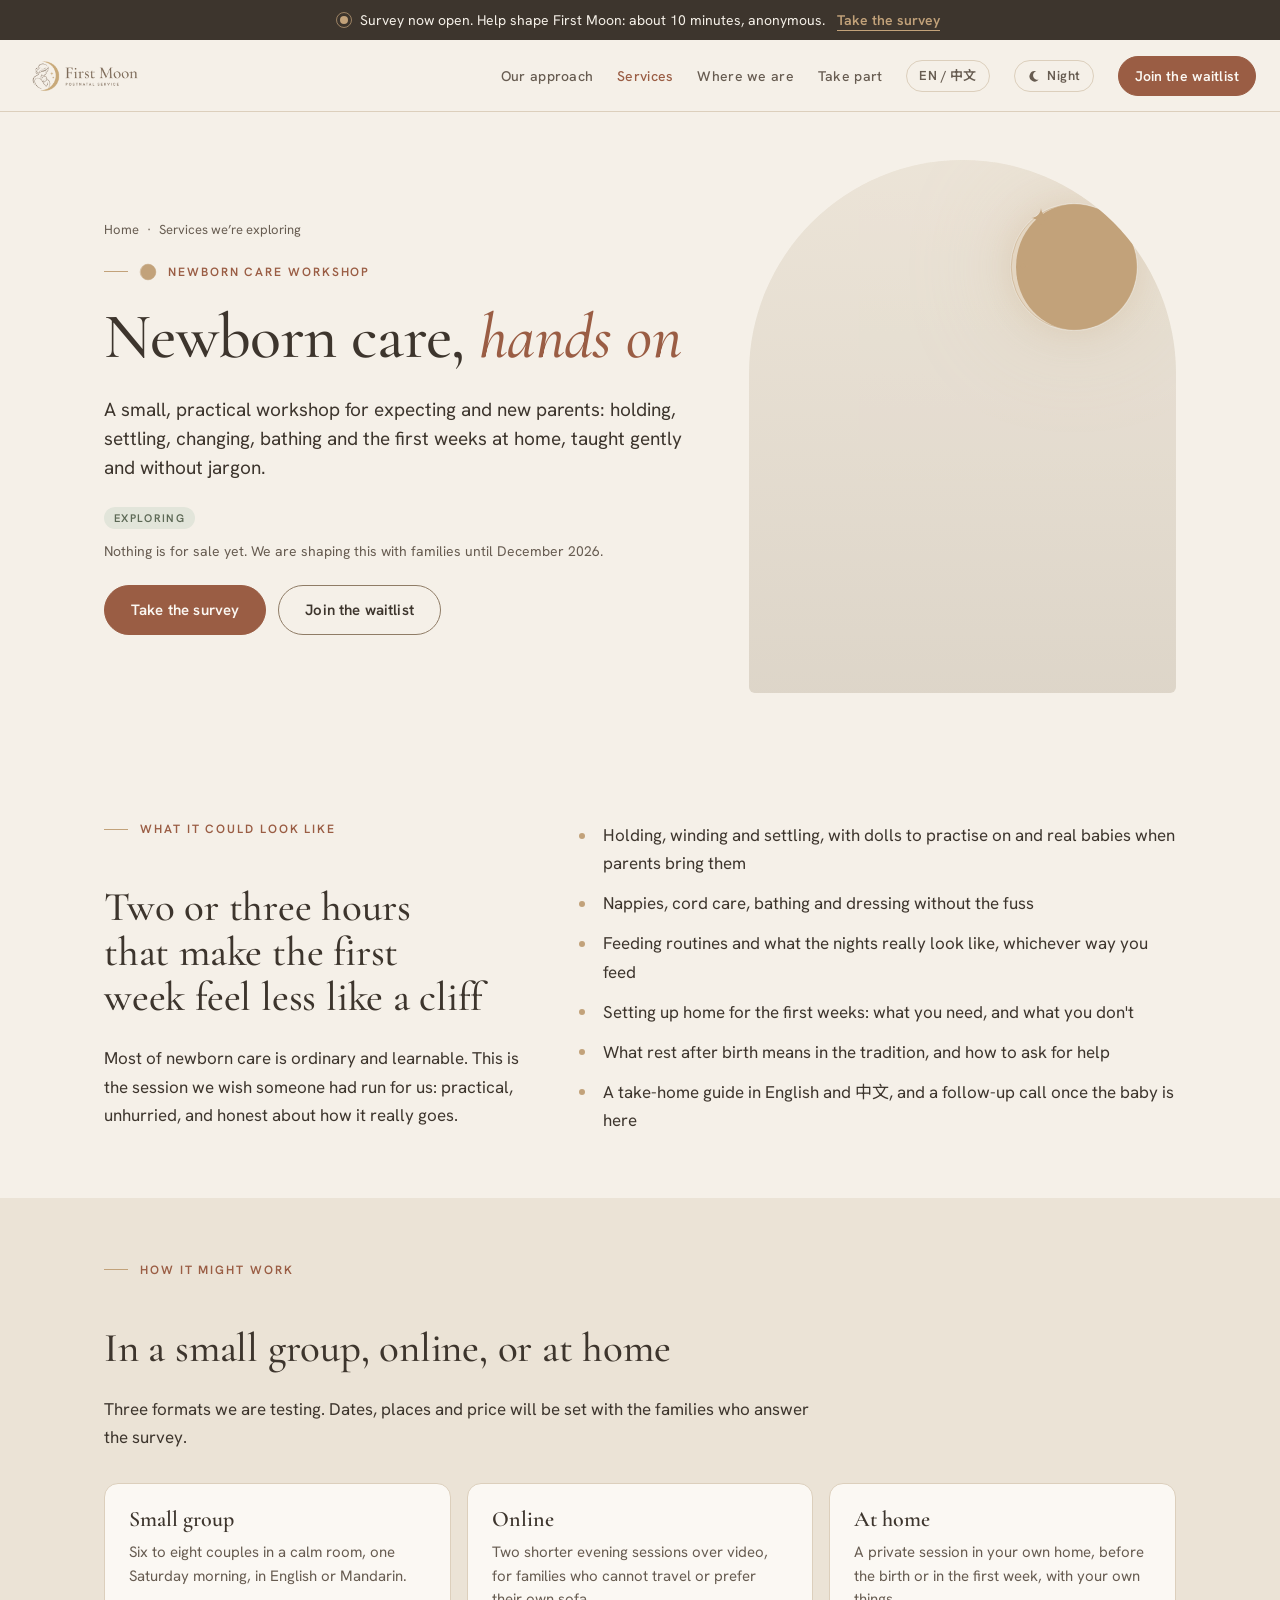
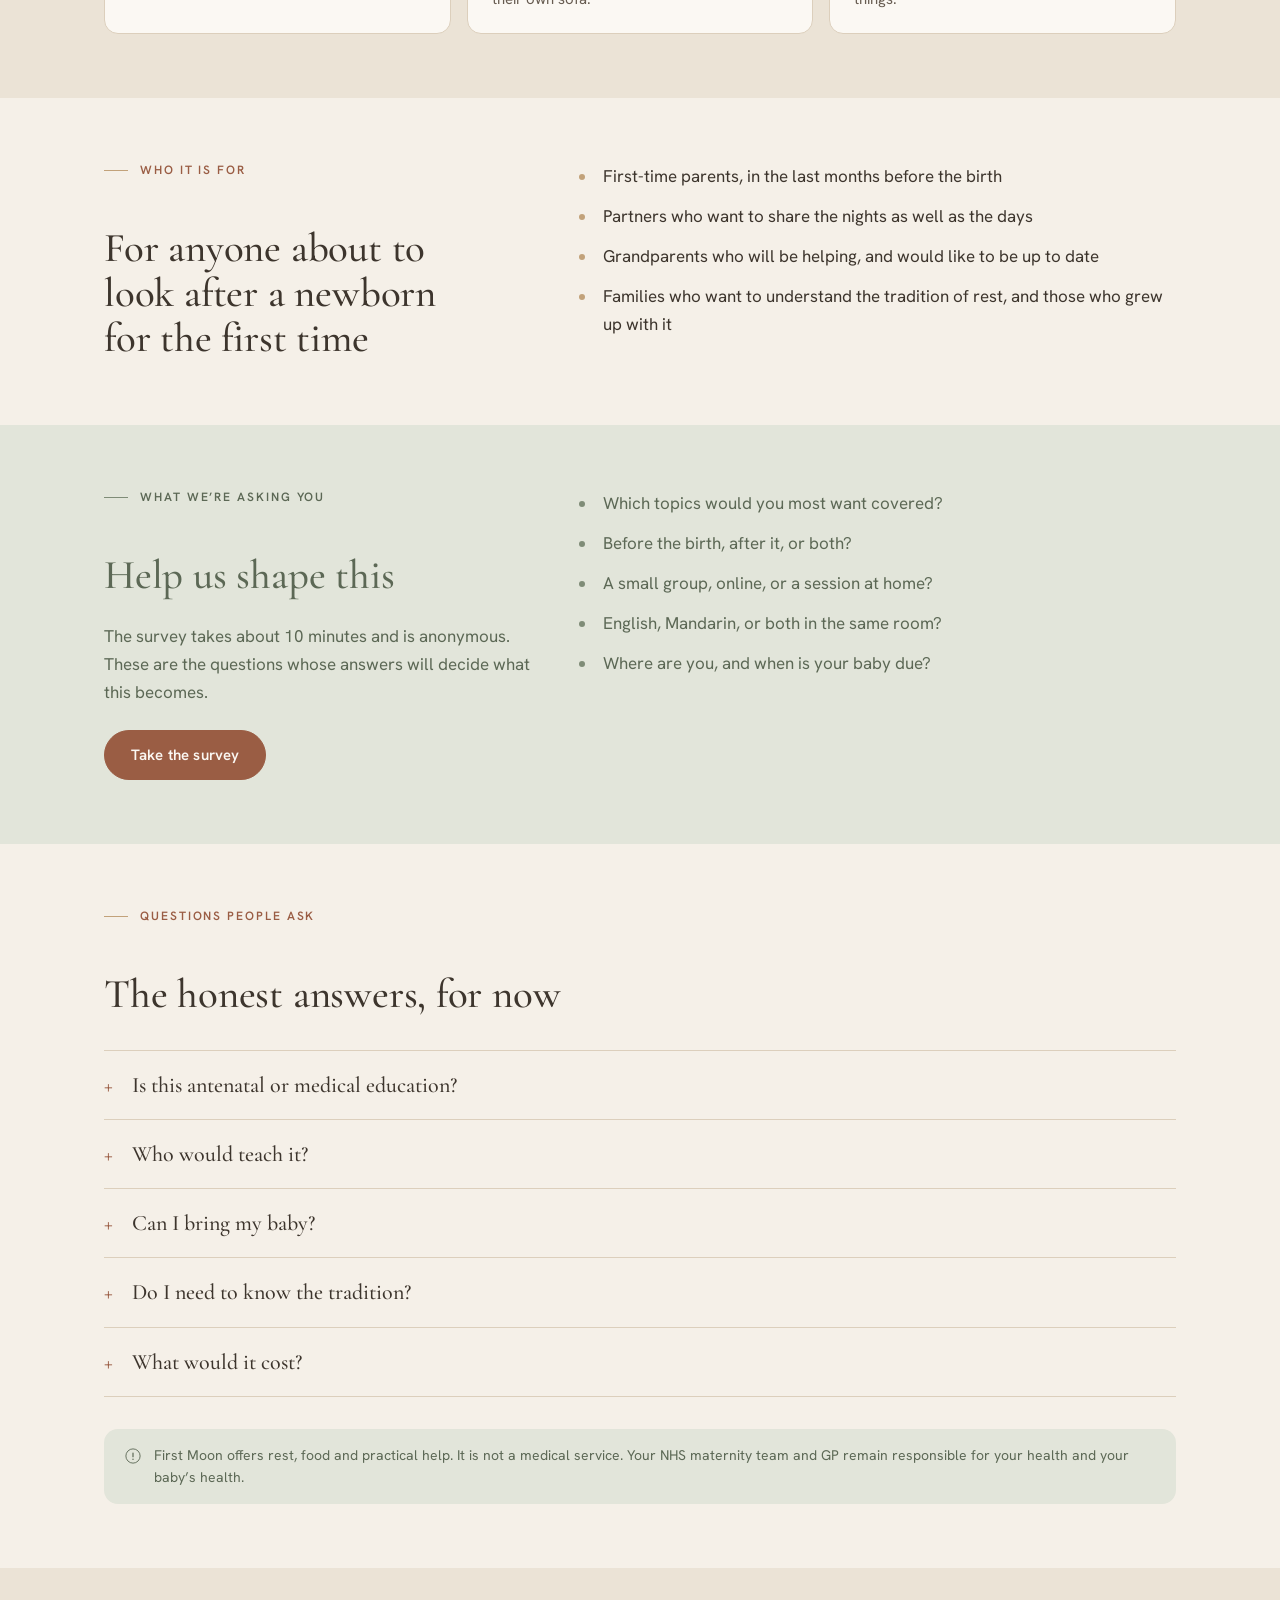
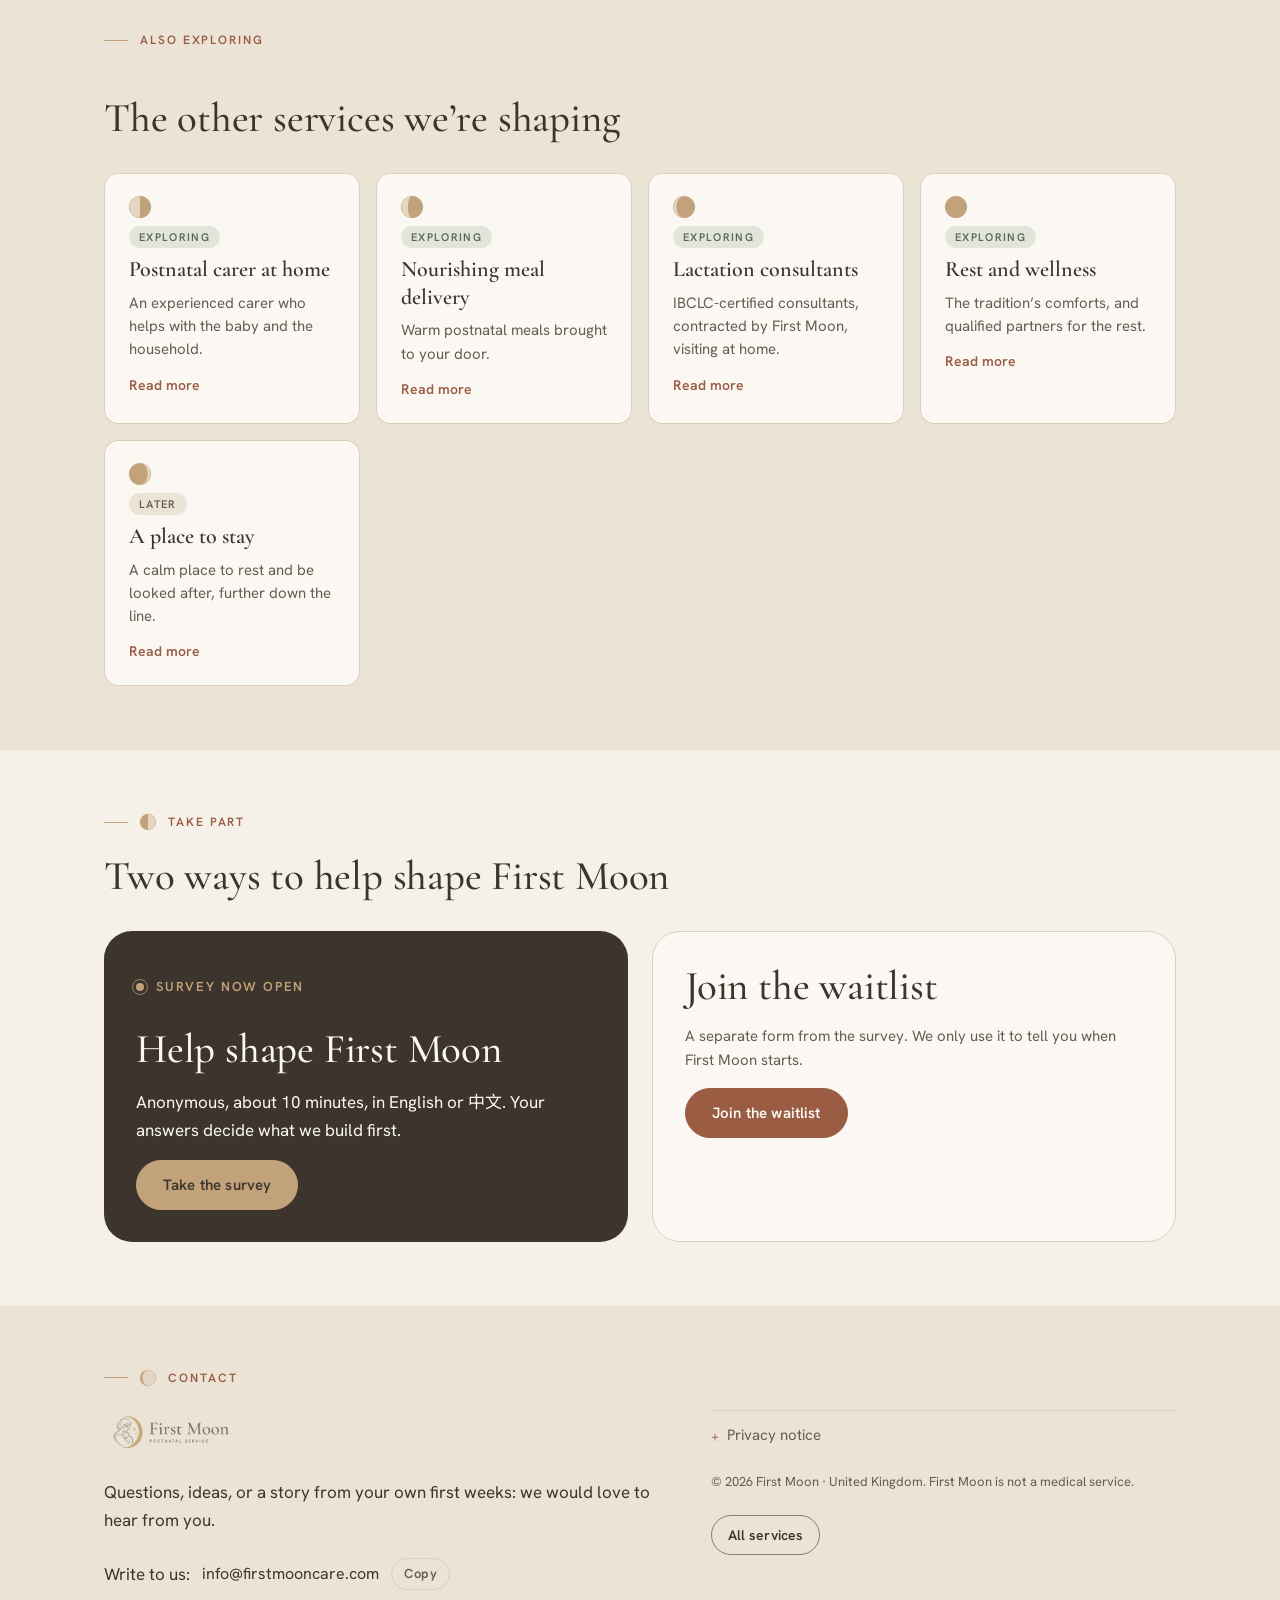
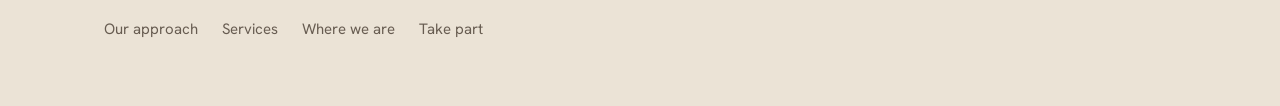
<file: services/workshop.html>
<!doctype html>
<html lang="en-GB" data-home="../">
<head>
<meta charset="utf-8">
<meta name="viewport" content="width=device-width, initial-scale=1, viewport-fit=cover">
<title>Newborn care workshop for new parents | First Moon 初月</title>
<meta name="description" content="A small, hands-on newborn care workshop for expecting and new parents: holding, settling, changing, bathing and the first weeks at home, taught without jargon.">
<link rel="alternate" hreflang="en" href="https://firstmooncare.com/services/workshop.html">
<link rel="alternate" hreflang="zh" href="https://firstmooncare.com/services/workshop.html?lang=zh">
<link rel="alternate" hreflang="x-default" href="https://firstmooncare.com/services/workshop.html">
<script>/* canonical: this page, in the language its address asks for */(function(){var z=/[?&]lang=zh(&|$)/.test(location.search),a=document.querySelector('link[hreflang="'+(z?'zh':'en')+'"]'),c=document.createElement('link');c.rel='canonical';c.href=a.href;document.head.appendChild(c);if(z)document.documentElement.lang='zh-Hant';})();</script>
<meta name="theme-color" content="#F5F0E8">
<meta property="og:type" content="website">
<meta property="og:site_name" content="First Moon 初月">
<meta property="og:locale" content="en_GB">
<meta property="og:url" content="https://firstmooncare.com/services/workshop.html">
<meta property="og:title" content="Newborn care workshop for new parents | First Moon 初月">
<meta property="og:description" content="A small, hands-on newborn care workshop for expecting and new parents: holding, settling, changing, bathing and the first weeks at home, taught without jargon.">
<meta property="og:image" content="https://firstmooncare.com/assets/og-image.jpg">
<meta property="og:image:width" content="1200">
<meta property="og:image:height" content="630">
<meta property="og:image:alt" content="First Moon 初月: Because every new mother deserves rest. Postnatal care at home in the UK.">
<meta name="twitter:card" content="summary_large_image">
<link rel="preconnect" href="https://fonts.googleapis.com">
<link rel="preconnect" href="https://fonts.gstatic.com" crossorigin>
<link rel="stylesheet" href="https://fonts.googleapis.com/css2?family=Cormorant+Garamond:ital,wght@0,400;0,500;0,600;1,400;1,500&family=Hanken+Grotesk:wght@400;500;600&family=Noto+Serif+TC:wght@400;600&family=Noto+Sans+TC:wght@400;500&display=swap">
<link rel="stylesheet" href="../assets/site.css">
<link rel="icon" type="image/png" href="../assets/favicon.png">
<link rel="apple-touch-icon" href="../assets/apple-touch-icon.png">
<script type="application/ld+json">{ "@context": "https://schema.org", "@type": "BreadcrumbList", "itemListElement": [ { "@type": "ListItem", "position": 1, "name": "First Moon", "item": "https://firstmooncare.com/" }, { "@type": "ListItem", "position": 2, "name": "Newborn care workshop", "item": "https://firstmooncare.com/services/workshop.html" } ] }</script>
</head>
<body>
<div class="rp" id="rp" aria-hidden="true"></div>
<div class="announce" role="region" aria-label="Announcement"><span class="live" aria-hidden="true"></span><span data-i="announce">Survey now open. Help shape First Moon: about 10 minutes, anonymous.</span><a data-href="survey" href="../#takepart" data-i="announce_cta">Take the survey</a></div>
<header class="bar">
  <a class="logo" href="../" aria-label="First Moon, home"><img class="logo-day" src="../assets/lockup-day.png" alt="First Moon — postnatal service" width="398" height="132"><img class="logo-night" src="../assets/lockup-night.png" alt="" width="398" height="132" aria-hidden="true" loading="lazy" decoding="async"></a>
  <nav class="nav" aria-label="Site">
    <a class="link" href="../#approach" data-i="nav_approach">Our approach</a>
    <a class="link" href="../#services" data-i="nav_services" aria-current="page">Services</a>
    <a class="link" href="../#where" data-i="nav_where">Where we are</a>
    <a class="link" href="../#takepart" data-i="nav_takepart">Take part</a>
    <button class="pill lang" type="button" id="lang-btn" aria-label="Switch language">EN / 中文</button>
    <button class="pill theme" type="button" id="theme-btn" aria-pressed="false"><svg viewBox="0 0 16 16" aria-hidden="true"><path d="M10.5 2.5a6 6 0 1 0 3 9.6A5 5 0 0 1 10.5 2.5z" fill="currentColor"/></svg><span data-i="theme_night">Night</span></button>
    <a class="btn small" data-href="waitlist" href="../#waitlist" data-i="nav_waitlist">Join the waitlist</a>
  </nav>
</header>

<main>
  <section class="hero wrap">
    <div class="grid">
      <div class="col">
        <p class="breadcrumb"><a href="../" data-i="crumb_home">Home</a><span><a href="../#services" data-i="crumb_services">Services we’re exploring</a></span></p>
        <div>
          <p class="eyebrow label"><svg class="ph" viewBox="-102 -102 204 204" aria-hidden="true"><circle class="shade" r="100"></circle><path class="lit" data-p="0.4375"></path><circle class="rim" r="100"></circle></svg><span data-i="eyebrow">Newborn care workshop</span></p>
          <h1 class="display" data-i="title_html" data-html>Newborn care, <em>hands on</em></h1>
        </div>
        <p class="lede" data-i="lede">A small, practical workshop for expecting and new parents: holding, settling, changing, bathing and the first weeks at home, taught gently and without jargon.</p>
        <div class="tagline"><span class="tag" data-i="tag_exploring">Exploring</span><span class="note" data-i="status_note">Nothing is for sale yet. We are shaping this with families until December 2026.</span></div>
        <div class="actions"><a class="btn" data-href="survey" href="../#takepart" data-i="cta_survey">Take the survey</a><a class="btn ghost" data-href="waitlist" href="../#waitlist" data-i="cta_waitlist">Join the waitlist</a></div>
      </div>
      <figure class="photo arch" data-slot="workshop" aria-hidden="true">
        <figcaption class="ph-label" data-i="ph_hero">Photo: a small group of parents learning to swaddle a baby</figcaption>
        <div class="moon-s"><div class="glow-m"></div><svg class="moon-svg" viewBox="-102 -102 204 204" aria-hidden="true"><circle class="shade" r="100"></circle><path class="lit" data-p="0.4375"></path><circle class="rim" r="100"></circle></svg></div>
        <svg class="spark" viewBox="0 0 24 24" width="20" height="20" style="left:66%;top:9%"><path d="M12 0C12.5 6.9 17.1 11.5 24 12C17.1 12.5 12.5 17.1 12 24C11.5 17.1 6.9 12.5 0 12C6.9 11.5 11.5 6.9 12 0Z"/></svg>
        <svg class="spark" viewBox="0 0 24 24" width="10" height="10" style="left:63%;top:19%"><path d="M12 0C12.5 6.9 17.1 11.5 24 12C17.1 12.5 12.5 17.1 12 24C11.5 17.1 6.9 12.5 0 12C6.9 11.5 11.5 6.9 12 0Z"/></svg>
      </figure>
    </div>
  </section>

  <section class="section">
    <div class="wrap two-col">
      <div class="col fx">
        <p class="eyebrow label" data-i="look_eyebrow">What it could look like</p>
        <h2 class="title" data-i="look_title">Two or three hours that make the first week feel less like a cliff</h2>
        <p class="body" data-i="look_p">Most of newborn care is ordinary and learnable. This is the session we wish someone had run for us: practical, unhurried, and honest about how it really goes.</p>
      </div>
      <ul class="list body fx">
        <li data-i="look_1">Holding, winding and settling, with dolls to practise on and real babies when parents bring them</li><li data-i="look_2">Nappies, cord care, bathing and dressing without the fuss</li><li data-i="look_3">Feeding routines and what the nights really look like, whichever way you feed</li><li data-i="look_4">Setting up home for the first weeks: what you need, and what you don't</li><li data-i="look_5">What rest after birth means in the tradition, and how to ask for help</li><li data-i="look_6">A take-home guide in English and 中文, and a follow-up call once the baby is here</li>
      </ul>
    </div>
  </section>

  <section class="section band">
    <div class="wrap">
      <div class="col fx" style="max-width:720px">
        <p class="eyebrow label" data-i="how_eyebrow">How it might work</p>
        <h2 class="title" data-i="how_title">In a small group, online, or at home</h2>
        <p class="body" data-i="how_p">Three formats we are testing. Dates, places and price will be set with the families who answer the survey.</p>
      </div>
      <div class="cards fx" style="margin-top:var(--space-8)">
        <div class="card"><h3 class="heading" data-i="how_1">Small group</h3><p data-i="how_1_p">Six to eight couples in a calm room, one Saturday morning, in English or Mandarin.</p></div>
        <div class="card"><h3 class="heading" data-i="how_2">Online</h3><p data-i="how_2_p">Two shorter evening sessions over video, for families who cannot travel or prefer their own sofa.</p></div>
        <div class="card"><h3 class="heading" data-i="how_3">At home</h3><p data-i="how_3_p">A private session in your own home, before the birth or in the first week, with your own things.</p></div>
      </div>
    </div>
  </section>

  <section class="section">
    <div class="wrap two-col">
      <div class="col fx">
        <p class="eyebrow label" data-i="who_eyebrow">Who it is for</p>
        <h2 class="title" data-i="who_title">For anyone about to look after a newborn for the first time</h2>
      </div>
      <ul class="list body fx">
        <li data-i="who_1">First-time parents, in the last months before the birth</li><li data-i="who_2">Partners who want to share the nights as well as the days</li><li data-i="who_3">Grandparents who will be helping, and would like to be up to date</li><li data-i="who_4">Families who want to understand the tradition of rest, and those who grew up with it</li>
      </ul>
    </div>
  </section>

  <section class="section sage">
    <div class="wrap ask">
      <div class="col fx">
        <p class="eyebrow label" data-i="ask_eyebrow">What we’re asking you</p>
        <h2 class="title" data-i="ask_title">Help us shape this</h2>
        <p class="body" data-i="ask_p">The survey takes about 10 minutes and is anonymous. These are the questions whose answers will decide what this becomes.</p>
        <div class="actions"><a class="btn" data-href="survey" href="../#takepart" data-i="cta_survey">Take the survey</a></div>
      </div>
      <ul class="list body fx">
        <li data-i="ask_1">Which topics would you most want covered?</li><li data-i="ask_2">Before the birth, after it, or both?</li><li data-i="ask_3">A small group, online, or a session at home?</li><li data-i="ask_4">English, Mandarin, or both in the same room?</li><li data-i="ask_5">Where are you, and when is your baby due?</li>
      </ul>
    </div>
  </section>

  <section class="section">
    <div class="wrap">
      <div class="col fx" style="max-width:720px">
        <p class="eyebrow label" data-i="faq_eyebrow">Questions people ask</p>
        <h2 class="title" data-i="faq_title">The honest answers, for now</h2>
      </div>
      <div class="faq fx" style="margin-top:var(--space-8)">
        <details><summary data-i="faq_1_q">Is this antenatal or medical education?</summary><p data-i="faq_1_a">No. It is practical confidence with everyday care. Questions about your health, your baby's health, or anything medical belong with your NHS team, and we will say so in the room.</p></details>
        <details><summary data-i="faq_2_q">Who would teach it?</summary><p data-i="faq_2_a">The same experienced carers who would come to your home, with the tradition in their own families and a great many nights behind them.</p></details>
        <details><summary data-i="faq_3_q">Can I bring my baby?</summary><p data-i="faq_3_a">Yes. Sessions after the birth are built around real babies, feeds, naps and all.</p></details>
        <details><summary data-i="faq_4_q">Do I need to know the tradition?</summary><p data-i="faq_4_a">Not at all. We explain where the ideas come from and leave you to take what is useful.</p></details>
        <details><summary data-i="faq_5_q">What would it cost?</summary><p data-i="faq_5_a">Not set yet. The survey asks what would feel fair for a morning like this, and we will price it from those answers.</p></details>
      </div>
      <div class="care fx" style="margin-top:var(--space-8)"><svg viewBox="0 0 24 24" aria-hidden="true"><circle cx="12" cy="12" r="9.5" fill="none" stroke="currentColor" stroke-width="1.2"/><path d="M12 8v5M12 16v.5" stroke="currentColor" stroke-width="1.6" stroke-linecap="round"/></svg><span data-i="care">First Moon offers rest, food and practical help. It is not a medical service. Your NHS maternity team and GP remain responsible for your health and your baby’s health.</span></div>
    </div>
  </section>

  <section class="section band">
    <div class="wrap">
      <div class="col fx" style="max-width:720px">
        <p class="eyebrow label" data-i="others_eyebrow">Also exploring</p>
        <h2 class="title" data-i="others_title">The other services we’re shaping</h2>
      </div>
      <div class="cards others" style="margin-top:var(--space-8)">
        <a class="card fx" href="carer.html"><svg class="ph" viewBox="-102 -102 204 204" aria-hidden="true"><circle class="shade" r="100"></circle><path class="lit" data-p="0.25"></path><circle class="rim" r="100"></circle></svg><span class="tag" data-i="tag_exploring">Exploring</span><h3 class="heading" data-i="sv_carer">Postnatal carer at home</h3><p data-i="sv_carer_p">An experienced carer who helps with the baby and the household.</p><span class="more" data-i="more">Read more</span></a>
        <a class="card fx" href="meals.html"><svg class="ph" viewBox="-102 -102 204 204" aria-hidden="true"><circle class="shade" r="100"></circle><path class="lit" data-p="0.3125"></path><circle class="rim" r="100"></circle></svg><span class="tag" data-i="tag_exploring">Exploring</span><h3 class="heading" data-i="sv_meals">Nourishing meal delivery</h3><p data-i="sv_meals_p">Warm postnatal meals brought to your door.</p><span class="more" data-i="more">Read more</span></a>
        <a class="card fx" href="lactation.html"><svg class="ph" viewBox="-102 -102 204 204" aria-hidden="true"><circle class="shade" r="100"></circle><path class="lit" data-p="0.375"></path><circle class="rim" r="100"></circle></svg><span class="tag" data-i="tag_exploring">Exploring</span><h3 class="heading" data-i="sv_lactation">Lactation consultants</h3><p data-i="sv_lactation_p">IBCLC-certified consultants, contracted by First Moon, visiting at home.</p><span class="more" data-i="more">Read more</span></a>
        <a class="card fx" href="wellness.html"><svg class="ph" viewBox="-102 -102 204 204" aria-hidden="true"><circle class="shade" r="100"></circle><path class="lit" data-p="0.5"></path><circle class="rim" r="100"></circle></svg><span class="tag" data-i="tag_exploring">Exploring</span><h3 class="heading" data-i="sv_wellness">Rest and wellness</h3><p data-i="sv_wellness_p">The tradition’s comforts, and qualified partners for the rest.</p><span class="more" data-i="more">Read more</span></a>
        <a class="card fx" href="stay.html"><svg class="ph" viewBox="-102 -102 204 204" aria-hidden="true"><circle class="shade" r="100"></circle><path class="lit" data-p="0.625"></path><circle class="rim" r="100"></circle></svg><span class="tag later" data-i="tag_later">Later</span><h3 class="heading" data-i="sv_stay">A place to stay</h3><p data-i="sv_stay_p">A calm place to rest and be looked after, further down the line.</p><span class="more" data-i="more">Read more</span></a>
      </div>
    </div>
  </section>

  <section class="section" id="takepart">
    <div class="wrap">
      <p class="eyebrow label"><svg class="ph" viewBox="-102 -102 204 204" aria-hidden="true"><circle class="shade" r="100"></circle><path class="lit" data-p="0.75"></path><circle class="rim" r="100"></circle></svg><span data-i="tp_eyebrow">Take part</span></p>
      <h2 class="title" data-i="tp_title">Two ways to help shape First Moon</h2>
      <div class="takepart" style="margin-top:var(--space-8)">
        <div class="survey fx">
          <p class="status"><span class="live" aria-hidden="true"></span><span data-i="survey_status">Survey now open</span></p>
          <h3 class="title" data-i="survey_title">Help shape First Moon</h3>
          <p class="body" data-i="survey_p">Anonymous, about 10 minutes, in English or 中文. Your answers decide what we build first.</p>
          <div class="actions"><a class="btn gold" data-href="survey" href="../#takepart" data-i="cta_survey">Take the survey</a></div>
        </div>
        <div class="wait fx">
          <h3 class="title" data-i="wait_title">Join the waitlist</h3>
          <p class="small" data-i="wait_p">A separate form from the survey. We only use it to tell you when First Moon starts.</p>
          <div class="actions"><a class="btn" data-href="waitlist" href="../#waitlist" data-i="wait_cta">Join the waitlist</a></div>
        </div>
      </div>
    </div>
  </section>
</main>

<footer class="section band" id="contact">
  <div class="wrap">
    <p class="eyebrow label"><svg class="ph" viewBox="-102 -102 204 204" aria-hidden="true"><circle class="shade" r="100"></circle><path class="lit" data-p="0.875"></path><circle class="rim" r="100"></circle></svg><span data-i="contact_eyebrow">Contact</span></p>
    <div class="contact">
      <div class="col">
        <div class="foot-logo"><img class="logo-day" src="../assets/lockup-day.png" alt="First Moon — postnatal service" width="398" height="132" loading="lazy" decoding="async"><img class="logo-night" src="../assets/lockup-night.png" alt="" aria-hidden="true" width="398" height="132" loading="lazy" decoding="async"></div>
        <p class="body" data-i="contact_p">Questions, ideas, or a story from your own first weeks: we would love to hear from you.</p>
        <p class="email body"><span data-i="contact_label">Write to us:</span> <code data-email>info@firstmooncare.com</code><button class="pill" type="button" id="copy-btn" data-i="copy">Copy</button></p>
        <ul class="foot-links">
          <li><a href="../#approach" data-i="nav_approach">Our approach</a></li>
          <li><a href="../#services" data-i="nav_services">Services</a></li>
          <li><a href="../#where" data-i="nav_where">Where we are</a></li>
          <li><a href="../#takepart" data-i="nav_takepart">Take part</a></li>
        </ul>
      </div>
      <div class="col">
        <details class="privacy"><summary data-i="privacy_title">Privacy notice</summary><p data-i="privacy_p">The survey is anonymous: your answers are not stored with your name or contact details. The waitlist form collects your first name, email address and preferred language, and your due month if you choose to share it, only so we can tell you when First Moon starts. Both forms run on Google Forms. We do not use tracking or cookies. Email us at any time to have your details removed.</p><a class="privacy-link" href="../privacy.html" data-i="privacy_link">Read the full privacy notice</a></details>
        <p class="legal" data-i="legal">© 2026 First Moon · United Kingdom. First Moon is not a medical service.</p>
        <a class="btn ghost small" href="../#services" data-i="cta_back" style="justify-self:start">All services</a>
      </div>
    </div>
  </div>
</footer>

<script src="../assets/config.js"></script>
<script>window.FM_I18N = {"head": {"en":{"title":"Newborn care workshop for new parents | First Moon 初月","description":"A small, hands-on newborn care workshop for expecting and new parents: holding, settling, changing, bathing and the first weeks at home, taught without jargon."},"zh":{"title":"新生兒照護工作坊｜初月 First Moon","description":"為準父母與新手父母設計的小型新生兒照護實作工作坊：抱法、安撫、換尿布、洗澡，以及回家後最初幾週的生活，溫和、不用術語地教。"}}, "title": {"en": "Newborn care workshop", "zh": "新生兒照護工作坊"}, "en": {"eyebrow": "Newborn care workshop", "title_html": "Newborn care, <em>hands on</em>", "lede": "A small, practical workshop for expecting and new parents: holding, settling, changing, bathing and the first weeks at home, taught gently and without jargon.", "ph_hero": "Photo: a small group of parents learning to swaddle a baby", "look_eyebrow": "What it could look like", "look_title": "Two or three hours that make the first week feel less like a cliff", "look_p": "Most of newborn care is ordinary and learnable. This is the session we wish someone had run for us: practical, unhurried, and honest about how it really goes.", "look_1": "Holding, winding and settling, with dolls to practise on and real babies when parents bring them", "look_2": "Nappies, cord care, bathing and dressing without the fuss", "look_3": "Feeding routines and what the nights really look like, whichever way you feed", "look_4": "Setting up home for the first weeks: what you need, and what you don't", "look_5": "What rest after birth means in the tradition, and how to ask for help", "look_6": "A take-home guide in English and 中文, and a follow-up call once the baby is here", "how_eyebrow": "How it might work", "how_title": "In a small group, online, or at home", "how_p": "Three formats we are testing. Dates, places and price will be set with the families who answer the survey.", "how_1": "Small group", "how_1_p": "Six to eight couples in a calm room, one Saturday morning, in English or Mandarin.", "how_2": "Online", "how_2_p": "Two shorter evening sessions over video, for families who cannot travel or prefer their own sofa.", "how_3": "At home", "how_3_p": "A private session in your own home, before the birth or in the first week, with your own things.", "who_eyebrow": "Who it is for", "who_title": "For anyone about to look after a newborn for the first time", "who_1": "First-time parents, in the last months before the birth", "who_2": "Partners who want to share the nights as well as the days", "who_3": "Grandparents who will be helping, and would like to be up to date", "who_4": "Families who want to understand the tradition of rest, and those who grew up with it", "ask_1": "Which topics would you most want covered?", "ask_2": "Before the birth, after it, or both?", "ask_3": "A small group, online, or a session at home?", "ask_4": "English, Mandarin, or both in the same room?", "ask_5": "Where are you, and when is your baby due?", "faq_eyebrow": "Questions people ask", "faq_title": "The honest answers, for now", "faq_1_q": "Is this antenatal or medical education?", "faq_1_a": "No. It is practical confidence with everyday care. Questions about your health, your baby's health, or anything medical belong with your NHS team, and we will say so in the room.", "faq_2_q": "Who would teach it?", "faq_2_a": "The same experienced carers who would come to your home, with the tradition in their own families and a great many nights behind them.", "faq_3_q": "Can I bring my baby?", "faq_3_a": "Yes. Sessions after the birth are built around real babies, feeds, naps and all.", "faq_4_q": "Do I need to know the tradition?", "faq_4_a": "Not at all. We explain where the ideas come from and leave you to take what is useful.", "faq_5_q": "What would it cost?", "faq_5_a": "Not set yet. The survey asks what would feel fair for a morning like this, and we will price it from those answers."}, "zh": {"eyebrow": "新生兒照護工作坊", "title_html": "新生兒照護，<em>親手學會</em>", "lede": "為準父母與新手父母設計的小型實作工作坊：抱法、安撫、換尿布、洗澡，以及回家後最初幾週的生活，溫和、不用術語地教。", "ph_hero": "照片：一小群父母正在學習包裹新生兒", "look_eyebrow": "可能的樣子", "look_title": "兩三個小時，讓第一週不再像懸崖", "look_p": "照顧新生兒的大部分事情都平常而可學。這是我們希望當年有人為我們辦的課：實用、不趕、誠實說出真實的樣子。", "look_1": "抱法、拍嗝與安撫，先用娃娃練習，父母帶來的真寶寶也歡迎", "look_2": "換尿布、臍帶護理、洗澡與穿衣，不手忙腳亂", "look_3": "餵食節奏與夜晚真正的樣子，不論您選擇哪種餵養方式", "look_4": "為最初幾週佈置家裡：需要什麼、不需要什麼", "look_5": "傳統裡的產後休養是什麼意思，以及如何開口請人幫忙", "look_6": "中英文的隨身指南，以及寶寶出生後的一通追蹤電話", "how_eyebrow": "可能的運作方式", "how_title": "小班、線上，或到府", "how_p": "我們正在測試三種形式。日期、地點與價格會和填寫問卷的家庭一起決定。", "how_1": "小班", "how_1_p": "六到八對伴侶，在安靜的空間，一個週六早上，以英文或華語進行。", "how_2": "線上", "how_2_p": "兩堂較短的晚間視訊課程，適合不便出門、或想待在自家沙發上的家庭。", "how_3": "到府", "how_3_p": "在您家中的私人課程，產前或產後第一週，用您自己的物品練習。", "who_eyebrow": "適合誰", "who_title": "任何即將第一次照顧新生兒的人", "who_1": "產前最後幾個月的新手父母", "who_2": "想分擔白天與夜晚的伴侶", "who_3": "將要幫忙、也想跟上現在做法的祖父母", "who_4": "想了解產後休養傳統的家庭，以及從小在這項傳統中長大的人", "ask_1": "您最希望涵蓋哪些主題？", "ask_2": "產前、產後，還是兩者都要？", "ask_3": "小班、線上，還是到府課程？", "ask_4": "英文、華語，或兩種同時進行？", "ask_5": "您在哪裡？預產期是什麼時候？", "faq_eyebrow": "常見問題", "faq_title": "目前能給的誠實答案", "faq_1_q": "這是產前教育或醫療課程嗎？", "faq_1_a": "不是。這是日常照護的實作信心。關於您或寶寶的健康，以及任何醫療問題，都屬於您的 NHS 團隊，我們在課堂上也會這樣說。", "faq_2_q": "由誰來教？", "faq_2_a": "就是那些會到您家中的資深照護者，她們家中有這項傳統，也經歷過許多個夜晚。", "faq_3_q": "可以帶寶寶來嗎？", "faq_3_a": "可以。產後的課程本來就圍繞著真實的寶寶進行，餵奶、小睡都包含在內。", "faq_4_q": "需要先了解這項傳統嗎？", "faq_4_a": "完全不需要。我們會說明這些想法從何而來，您只要取用對您有用的部分。", "faq_5_q": "費用是多少？", "faq_5_a": "尚未訂定。問卷會詢問您認為這樣一個上午的合理價格，我們會依這些答案來定價。"}};</script>
<script src="../assets/site.js"></script>
</body>
</html>
</file>
<file: assets/site.css>
/* First Moon — shared styles for the inner pages. Tokens, type and components follow the First Moon design system (Day, with Night as a toggle). */
:root {
  color-scheme: light;
  --linen: #F5F0E8; --oat: #EBE3D6; --sand: #DCCFBC; --stone: #3D352D; --stone-soft: #675C51;
  --clay: #9A5D44; --clay-deep: #7F4A35; --sage-tint: #E2E5DA; --sage: #7F8C77; --sage-ink: #5C6855;
  --moon-gold: #C2A27A; --warm-white: #FBF8F3; --pale-tan: #E4D6C2;
  --line-strong: #8F7C66; --on-clay: #FBF8F3; --survey-bg: #3D352D; --on-survey: #FBF8F3; --survey-muted: #C2A27A; --survey-btn: #C2A27A; --on-survey-btn: #3D352D;
  --moon-shadow: #E4D6C2; --dial: rgba(194, 162, 122, .62); --glow: rgba(194, 162, 122, .38); --arch: #EBE3D6;
  --focus: #7F4A35; --danger: #8F3E2B;
  --space-1: 4px; --space-2: 8px; --space-3: 12px; --space-4: 16px; --space-6: 24px; --space-8: 32px; --space-12: 48px; --space-16: 64px; --space-24: 96px;
  --radius-sm: 6px; --radius-md: 14px; --radius-lg: 28px; --radius-full: 9999px;
  --font-serif: "Cormorant Garamond", "Noto Serif TC", Garamond, Georgia, serif;
  --font-sans: "Hanken Grotesk", "Noto Sans TC", "Helvetica Neue", Arial, sans-serif;
  --ease: cubic-bezier(.22, .61, .36, 1);
  --announce-h: 40px; --menu-h: 72px;
}
:root[data-theme="dark"] {
  color-scheme: dark;
  --linen: #1C1612; --oat: #27201A; --sand: #3F342C; --stone: #F6F2E7; --stone-soft: #C6B8A6;
  --clay: #D39A7E; --clay-deep: #E0AD94; --sage-tint: #242B22; --sage: #8F9C87; --sage-ink: #C3CDB9;
  --moon-gold: #C2A27A; --warm-white: #2D2520; --pale-tan: #3A3028;
  --line-strong: #80705E; --on-clay: #1C1612; --survey-bg: #F6F2E7; --on-survey: #1C1612; --survey-muted: #7F4A35; --survey-btn: #9A5D44; --on-survey-btn: #FBF8F3;
  --moon-shadow: #2E261F; --dial: rgba(194, 162, 122, .42); --glow: rgba(194, 162, 122, .22); --arch: #241D18;
  --focus: #C2A27A; --danger: #EC9B88;
}
:root[lang="zh-Hant"] { --font-serif: "Noto Serif TC", "Cormorant Garamond", serif; --font-sans: "Noto Sans TC", "Hanken Grotesk", sans-serif; }
* { box-sizing: border-box; }
html { scroll-behavior: smooth; }
body { margin: 0; background: var(--linen); color: var(--stone); font-family: var(--font-sans); font-size: 17px; line-height: 1.65; -webkit-font-smoothing: antialiased; overflow-x: hidden; }
a { color: var(--clay-deep); text-underline-offset: 3px; }
:focus-visible { outline: 2px solid var(--focus); outline-offset: 3px; border-radius: var(--radius-sm); }
.btn:focus-visible, .pill:focus-visible { border-radius: var(--radius-full); }
img { max-width: 100%; }

/* type */
.display { font-family: var(--font-serif); font-size: clamp(42px, 5vw, 72px); line-height: 1.04; font-weight: 500; letter-spacing: -.01em; color: var(--stone); margin: 0; text-wrap: balance; }
.display em, .title em { font-style: italic; font-weight: 500; color: var(--clay); }
:root[lang="zh-Hant"] .display em, :root[lang="zh-Hant"] .title em { font-style: normal; font-weight: 600; }
:root[lang="zh-Hant"] .display { letter-spacing: .02em; line-height: 1.25; font-size: clamp(36px, 4.2vw, 58px); }
.title { font-family: var(--font-serif); font-size: clamp(32px, 3.2vw, 46px); line-height: 1.1; font-weight: 500; letter-spacing: -.005em; color: var(--stone); margin: 0; text-wrap: balance; }
:root[lang="zh-Hant"] .title { line-height: 1.3; letter-spacing: .02em; }
.heading { font-family: var(--font-serif); font-size: 24px; line-height: 1.25; font-weight: 600; color: var(--stone); margin: 0; }
.lede { font-size: 19px; line-height: 1.55; margin: 0; color: var(--stone); }
.body { font-size: 17px; line-height: 1.65; margin: 0; color: var(--stone); }
.small { font-size: 15px; line-height: 1.55; margin: 0; color: var(--stone-soft); }
.quote { font-family: var(--font-serif); font-size: clamp(26px, 2.4vw, 32px); line-height: 1.3; font-weight: 500; color: var(--stone); margin: 0; }
.label { font-size: 12px; line-height: 16px; font-weight: 600; letter-spacing: .16em; text-transform: uppercase; color: var(--stone-soft); }
:root[lang="zh-Hant"] .label { letter-spacing: .12em; }
.nav { font-size: 14px; line-height: 20px; font-weight: 500; letter-spacing: .02em; }
.note { font-size: 14px; line-height: 20px; color: var(--stone-soft); margin: 0; }
.num { font-variant-numeric: tabular-nums; }

/* bars */
.announce { display: flex; align-items: center; justify-content: center; flex-wrap: wrap; gap: 4px 12px; min-height: var(--announce-h); padding: 8px max(16px, env(safe-area-inset-left, 0px)) 8px max(16px, env(safe-area-inset-right, 0px)); background: var(--stone); color: var(--linen); font-size: 14px; line-height: 20px; text-align: center; }
:root[data-theme="dark"] .announce { background: var(--oat); color: var(--stone); }
.announce a { color: var(--moon-gold); font-weight: 600; text-decoration: none; border-bottom: 1px solid currentColor; white-space: nowrap; }
.live { display: inline-block; width: 8px; height: 8px; border-radius: var(--radius-full); background: var(--moon-gold); position: relative; flex: none; }
.live::after { content: ""; position: absolute; inset: -4px; border-radius: inherit; border: 1px solid var(--moon-gold); opacity: .7; animation: pulse 2.4s ease-out infinite; }
@keyframes pulse { 0% { transform: scale(.6); opacity: .8; } 100% { transform: scale(1.8); opacity: 0; } }
.bar { position: sticky; top: 0; z-index: 45; height: var(--menu-h); padding-left: max(24px, env(safe-area-inset-left, 0px)); padding-right: max(24px, env(safe-area-inset-right, 0px)); display: flex; align-items: center; justify-content: space-between; gap: var(--space-6); background: var(--linen); border-bottom: 1px solid var(--sand); }
.bar .logo { display: block; line-height: 0; }
.bar img { display: block; height: 40px; width: auto; }
.logo-night { display: none !important; }
:root[data-theme="dark"] .logo-day { display: none !important; }
:root[data-theme="dark"] .logo-night { display: block !important; }
.bar nav { display: flex; align-items: center; gap: var(--space-6); }
.bar nav a.link { color: var(--stone-soft); text-decoration: none; padding: var(--space-2) 0; transition: color .3s var(--ease); white-space: nowrap; }
.bar nav a.link:hover, .bar nav a.link[aria-current="page"] { color: var(--clay); }
/* the Services menu in the top bar */
.menu { position: relative; }
.menu-btn { all: unset; cursor: pointer; display: inline-flex; align-items: center; gap: 4px; color: var(--stone-soft); padding: var(--space-2) 0; white-space: nowrap; transition: color .3s var(--ease); }
.menu-btn:hover, .menu.open .menu-btn, .menu-btn[aria-current="page"] { color: var(--clay); }
.menu-btn:focus-visible { outline: 2px solid var(--clay); outline-offset: 4px; border-radius: 4px; }
.menu-btn svg { width: 12px; height: 12px; display: block; transition: transform .3s var(--ease); }
.menu.open .menu-btn svg { transform: rotate(180deg); }
.menu-list { position: absolute; top: calc(100% + 8px); left: 50%; z-index: 60; min-width: 250px; display: grid; padding: 6px; background: var(--warm-white); border: 1px solid var(--sand); border-radius: var(--radius-md); box-shadow: 0 20px 40px -20px rgba(61, 53, 45, .35); opacity: 0; visibility: hidden; transform: translate(-50%, -4px); transition: opacity .2s var(--ease), transform .2s var(--ease), visibility 0s .2s; }
.menu-list::before { content: ""; position: absolute; left: 0; right: 0; top: -12px; height: 12px; }
.menu.open .menu-list { opacity: 1; visibility: visible; transform: translate(-50%, 0); transition: opacity .2s var(--ease), transform .2s var(--ease); }
@media (hover: hover) { .menu:hover .menu-list { opacity: 1; visibility: visible; transform: translate(-50%, 0); transition: opacity .2s var(--ease), transform .2s var(--ease); } }
.menu-list a { display: block; padding: 9px 14px; border-radius: var(--radius-sm); color: var(--stone); text-decoration: none; font-size: 14px; white-space: nowrap; transition: background-color .2s var(--ease), color .2s var(--ease); }
.menu-list a:hover, .menu-list a:focus-visible { background: var(--oat); color: var(--clay); outline: none; }
.menu-list a[aria-current="page"] { color: var(--clay); }
.menu-list a.all { color: var(--stone-soft); margin-bottom: 4px; border-radius: var(--radius-sm) var(--radius-sm) 0 0; border-bottom: 1px solid var(--sand); }
.pill { all: unset; cursor: pointer; white-space: nowrap; display: inline-flex; align-items: center; gap: 6px; padding: 7px 12px; border-radius: var(--radius-full); border: 1px solid var(--sand); color: var(--stone-soft); font-size: 13px; line-height: 16px; font-weight: 600; letter-spacing: .04em; transition: border-color .3s var(--ease), color .3s var(--ease); }
.pill:hover { border-color: var(--line-strong); color: var(--stone); }
.pill svg { width: 14px; height: 14px; display: block; }
.rp { position: fixed; left: 0; top: 0; height: 2px; width: 0; background: var(--moon-gold); z-index: 46; }

/* buttons */
.btn { display: inline-flex; white-space: nowrap; align-items: center; justify-content: center; gap: var(--space-2); padding: 14px 26px; border-radius: var(--radius-full); border: 1px solid var(--clay); background: var(--clay); color: var(--on-clay); text-decoration: none; cursor: pointer; font: inherit; font-size: 15px; line-height: 20px; font-weight: 600; letter-spacing: .01em; transition: background .3s var(--ease), border-color .3s var(--ease), color .3s var(--ease), transform .3s var(--ease); }
.btn:hover { background: var(--clay-deep); border-color: var(--clay-deep); transform: translateY(-1px); }
.btn.ghost { background: transparent; border-color: var(--line-strong); color: var(--stone); }
.btn.ghost:hover { border-color: var(--stone); background: rgba(61, 53, 45, .04); transform: none; }
.btn.small { padding: 9px 16px; font-size: 14px; }
.btn.gold { background: var(--survey-btn); border-color: var(--survey-btn); color: var(--on-survey-btn); }
.btn svg { width: 14px; height: 14px; }
.actions { display: flex; flex-wrap: wrap; gap: var(--space-3); align-items: center; }

/* page scaffold */
.wrap { max-width: 1120px; margin: 0 auto; padding-left: max(24px, env(safe-area-inset-left, 0px)); padding-right: max(24px, env(safe-area-inset-right, 0px)); }
.section { padding-block: var(--space-16); }
.section.tight { padding-block: var(--space-12); }
.section.band { background: var(--oat); }
.section.sage { background: var(--sage-tint); color: var(--sage-ink); }
.section.sage .title, .section.sage .body, .section.sage .heading { color: inherit; }
.eyebrow { display: flex; align-items: center; gap: var(--space-3); margin: 0 0 var(--space-6); color: var(--clay); }
.eyebrow::before { content: ""; width: 24px; height: 1px; background: var(--moon-gold); flex: none; }
.eyebrow .ph { width: 16px; height: 16px; flex: none; }
.section.sage .eyebrow { color: var(--sage-ink); }
.section.sage .eyebrow::before { background: var(--sage); }
.two-col { display: grid; grid-template-columns: minmax(0, 5fr) minmax(0, 7fr); gap: var(--space-12); align-items: start; }
.col { display: grid; gap: var(--space-6); }
.stack { display: grid; gap: var(--space-4); }
.breadcrumb { display: flex; align-items: center; gap: var(--space-2); font-size: 13px; color: var(--stone-soft); margin: 0; }
.breadcrumb a { color: inherit; text-decoration: none; }
.breadcrumb a:hover { color: var(--clay); }
.breadcrumb span::before { content: "·"; margin-right: var(--space-2); }

/* hero */
.hero { padding-block: var(--space-12) var(--space-16); }
.hero .grid { display: grid; grid-template-columns: minmax(0, 7fr) minmax(0, 5fr); gap: var(--space-12); align-items: center; }
.hero .col { gap: var(--space-6); }
.tag { display: inline-flex; justify-self: start; font-size: 11px; line-height: 16px; font-weight: 600; letter-spacing: .12em; text-transform: uppercase; padding: 3px 10px; border-radius: var(--radius-full); background: var(--sage-tint); color: var(--sage-ink); }
.tag.later { background: var(--oat); color: var(--stone-soft); }
.tagline { display: flex; align-items: center; gap: var(--space-3); flex-wrap: wrap; }

/* photographs and the moon */
.photo { position: relative; overflow: hidden; background: var(--oat); border: 1px solid var(--sand); border-radius: var(--radius-lg); }
.photo img { display: block; width: 100%; height: 100%; object-fit: cover; }
.photo::after { content: ""; position: absolute; inset: 0; background: linear-gradient(180deg, rgba(245, 240, 232, .06), rgba(61, 53, 45, .08)); pointer-events: none; }
.photo .ph-label { position: absolute; inset: 0; display: grid; place-items: center; align-content: end; text-align: center; padding: var(--space-6) var(--space-6) var(--space-12); color: var(--stone-soft); font-size: 13px; line-height: 1.5; margin: 0; }
.photo.has-img .ph-label { display: none; }
.photo.arch { width: 100%; aspect-ratio: 4 / 5; border-radius: 999px 999px var(--radius-lg) var(--radius-lg); border: 0; max-width: 440px; margin: 0 auto; }
.photo.wide { aspect-ratio: 16 / 9; }
.moon-s { position: absolute; right: 9%; top: 8%; width: 30%; aspect-ratio: 1; z-index: 2; }
.moon-s .glow-m { position: absolute; inset: 0; border-radius: var(--radius-full); box-shadow: 0 0 30px var(--glow), 0 0 100px var(--glow); opacity: .6; }
.moon-s svg, .ph { display: block; width: 100%; height: 100%; overflow: visible; }
.shade { fill: var(--moon-shadow); }
.lit { fill: var(--moon-gold); }
.rim { fill: none; stroke: var(--moon-gold); stroke-width: 1; opacity: .5; vector-effect: non-scaling-stroke; }
.spark { position: absolute; fill: var(--moon-gold); z-index: 2; }

/* lists and cards */
.list { list-style: none; margin: 0; padding: 0; display: grid; gap: var(--space-3); }
.list li { position: relative; padding-left: var(--space-6); min-width: 0; }
.list li::before { content: ""; position: absolute; left: 0; top: .68em; width: 6px; height: 6px; border-radius: var(--radius-full); background: var(--moon-gold); }
.list.cols { grid-template-columns: repeat(2, minmax(0, 1fr)); gap: var(--space-3) var(--space-8); }
.cards { display: grid; grid-template-columns: repeat(3, minmax(0, 1fr)); gap: var(--space-4); }
.cards.others { grid-template-columns: repeat(auto-fit, minmax(230px, 1fr)); }
.card { display: grid; gap: var(--space-2); align-content: start; padding: 22px 24px; border-radius: var(--radius-md); background: var(--warm-white); border: 1px solid var(--sand); min-width: 0; text-decoration: none; color: inherit; transition: border-color .3s var(--ease), transform .3s var(--ease); }
a.card:hover { border-color: var(--line-strong); transform: translateY(-2px); }
.card .heading { font-size: 22px; }
.card p { margin: 0; font-size: 15px; line-height: 1.55; color: var(--stone-soft); }
.card .ph { width: 22px; height: 22px; }
.card .more { color: var(--clay); font-size: 14px; font-weight: 600; margin-top: var(--space-1); }
.steps { margin: 0; padding: 0; list-style: none; display: grid; gap: var(--space-4); counter-reset: s; }
.steps li { display: grid; grid-template-columns: 36px minmax(0, 1fr); gap: var(--space-3); align-items: start; counter-increment: s; }
.steps li::before { content: counter(s, decimal-leading-zero); font-size: 12px; letter-spacing: .12em; font-weight: 600; color: var(--clay); padding-top: 6px; font-variant-numeric: tabular-nums; }
.steps .heading { font-size: 21px; margin-bottom: 4px; }
.steps p { margin: 0; color: var(--stone-soft); font-size: 15px; line-height: 1.55; }
.care { display: flex; gap: var(--space-3); align-items: flex-start; padding: 16px 20px; border-radius: var(--radius-md); background: var(--sage-tint); color: var(--sage-ink); font-size: 14px; line-height: 1.55; }
.care svg { flex: none; width: 18px; height: 18px; margin-top: 2px; }
.ask { display: grid; grid-template-columns: minmax(0, 5fr) minmax(0, 7fr); gap: var(--space-12); align-items: start; }
.ask .list li::before { background: var(--sage); }
.faq { display: grid; gap: 0; border-top: 1px solid var(--sand); }
.faq details { border-bottom: 1px solid var(--sand); padding: var(--space-4) 0; }
.faq summary { cursor: pointer; list-style: none; display: flex; align-items: baseline; gap: var(--space-3); font-family: var(--font-serif); font-size: 22px; font-weight: 500; color: var(--stone); }
.faq summary::-webkit-details-marker { display: none; }
.faq summary::before { content: "+"; color: var(--clay); flex: none; width: 16px; }
.faq details[open] summary::before { content: "−"; }
.faq p { margin: var(--space-3) 0 0 28px; color: var(--stone-soft); font-size: 16px; line-height: 1.6; }

/* take part + footer */
.takepart { display: grid; grid-template-columns: repeat(2, minmax(0, 1fr)); gap: var(--space-6); align-items: stretch; }
.survey { display: grid; gap: var(--space-4); padding: 32px; border-radius: var(--radius-lg); background: var(--survey-bg); color: var(--on-survey); }
.survey .status { display: flex; align-items: center; gap: var(--space-3); font-size: 13px; letter-spacing: .14em; text-transform: uppercase; font-weight: 600; color: var(--survey-muted); }
.survey .title, .survey .body { color: inherit; }
.wait { display: grid; gap: var(--space-4); padding: 32px; border-radius: var(--radius-lg); background: var(--warm-white); border: 1px solid var(--sand); align-content: start; }
.contact { display: grid; grid-template-columns: minmax(0, 1.2fr) minmax(0, 1fr); gap: var(--space-12); align-items: start; }
.foot-logo img { height: 44px; width: auto; display: block; }
.foot-links { display: flex; flex-wrap: wrap; gap: var(--space-2) var(--space-6); margin: 0; padding: 0; list-style: none; }
.foot-links a { color: var(--stone-soft); text-decoration: none; font-size: 15px; transition: color .3s var(--ease); }
.foot-links a:hover { color: var(--clay); }
.email { display: inline-flex; align-items: center; gap: var(--space-3); flex-wrap: wrap; }
.email code { font-family: inherit; font-size: 16px; color: var(--stone); user-select: all; }
.legal { font-size: 13px; line-height: 1.5; color: var(--stone-soft); margin: 0; }
details.privacy { border-top: 1px solid var(--sand); padding-top: var(--space-3); }
details.privacy summary { cursor: pointer; color: var(--stone-soft); font-size: 15px; list-style: none; display: flex; align-items: center; gap: var(--space-2); }
details.privacy summary::-webkit-details-marker { display: none; }
details.privacy summary::before { content: "+"; font-family: var(--font-serif); font-size: 20px; line-height: 1; color: var(--clay); }
details.privacy[open] summary::before { content: "−"; }
details.privacy p { font-size: 14px; line-height: 1.6; color: var(--stone-soft); margin: var(--space-3) 0 0; }

/* motion */
.fx { opacity: 0; transform: translateY(18px); transition: opacity .8s var(--ease), transform .8s var(--ease); }
.fx.in { opacity: 1; transform: none; }
@media (prefers-reduced-motion: reduce) {
  html { scroll-behavior: auto; }
  .live::after { animation: none !important; }
  .fx, .fx.in, .btn, .card { transition: none !important; }
  .fx { opacity: 1; transform: none; }
}

/* phones */
@media (max-width: 899px) {
  .bar { height: 64px; }
  .bar img { height: 34px; }
  .bar nav { gap: var(--space-3); }
  .bar nav a.link, .bar nav .menu { display: none; }
  .bar nav .theme { display: none; }
  .hero { padding-block: var(--space-8) var(--space-12); }
  .hero .grid, .two-col, .ask, .takepart, .contact { grid-template-columns: 1fr; gap: var(--space-8); }
  .cards { grid-template-columns: 1fr; }
  .list.cols { grid-template-columns: 1fr; }
  .section { padding-block: var(--space-12); }
  .survey, .wait { padding: 22px; }
  .photo.arch { max-width: 100%; }
}
@media (max-width: 480px) {
  .bar img { height: 30px; }
}

/* until the photographs are chosen, the arches show the moon alone (each caption in the markup says what its photo should be) */
.photo .ph-label { display: none; }

/* the address, the privacy link */
[data-email] a { color: inherit; text-decoration: none; }
.privacy-link { display: inline-block; margin-top: var(--space-3); font-size: 14px; color: var(--clay); }

/* the privacy notice */
.doc-hero .col { display: grid; gap: var(--space-6); max-width: 760px; }
.doc { max-width: 760px; }
.doc-body { padding-top: 0; }
.doc .title { font-size: clamp(26px, 2.6vw, 34px); margin: var(--space-12) 0 var(--space-4); }
.doc > div > .title:first-child { margin-top: 0; }
.doc .body { margin: 0; }
.doc a { color: var(--clay); }
.doc .zh { display: none; }
:root[lang="zh-Hant"] .doc .en { display: none; }
:root[lang="zh-Hant"] .doc .zh { display: block; }
</file>
